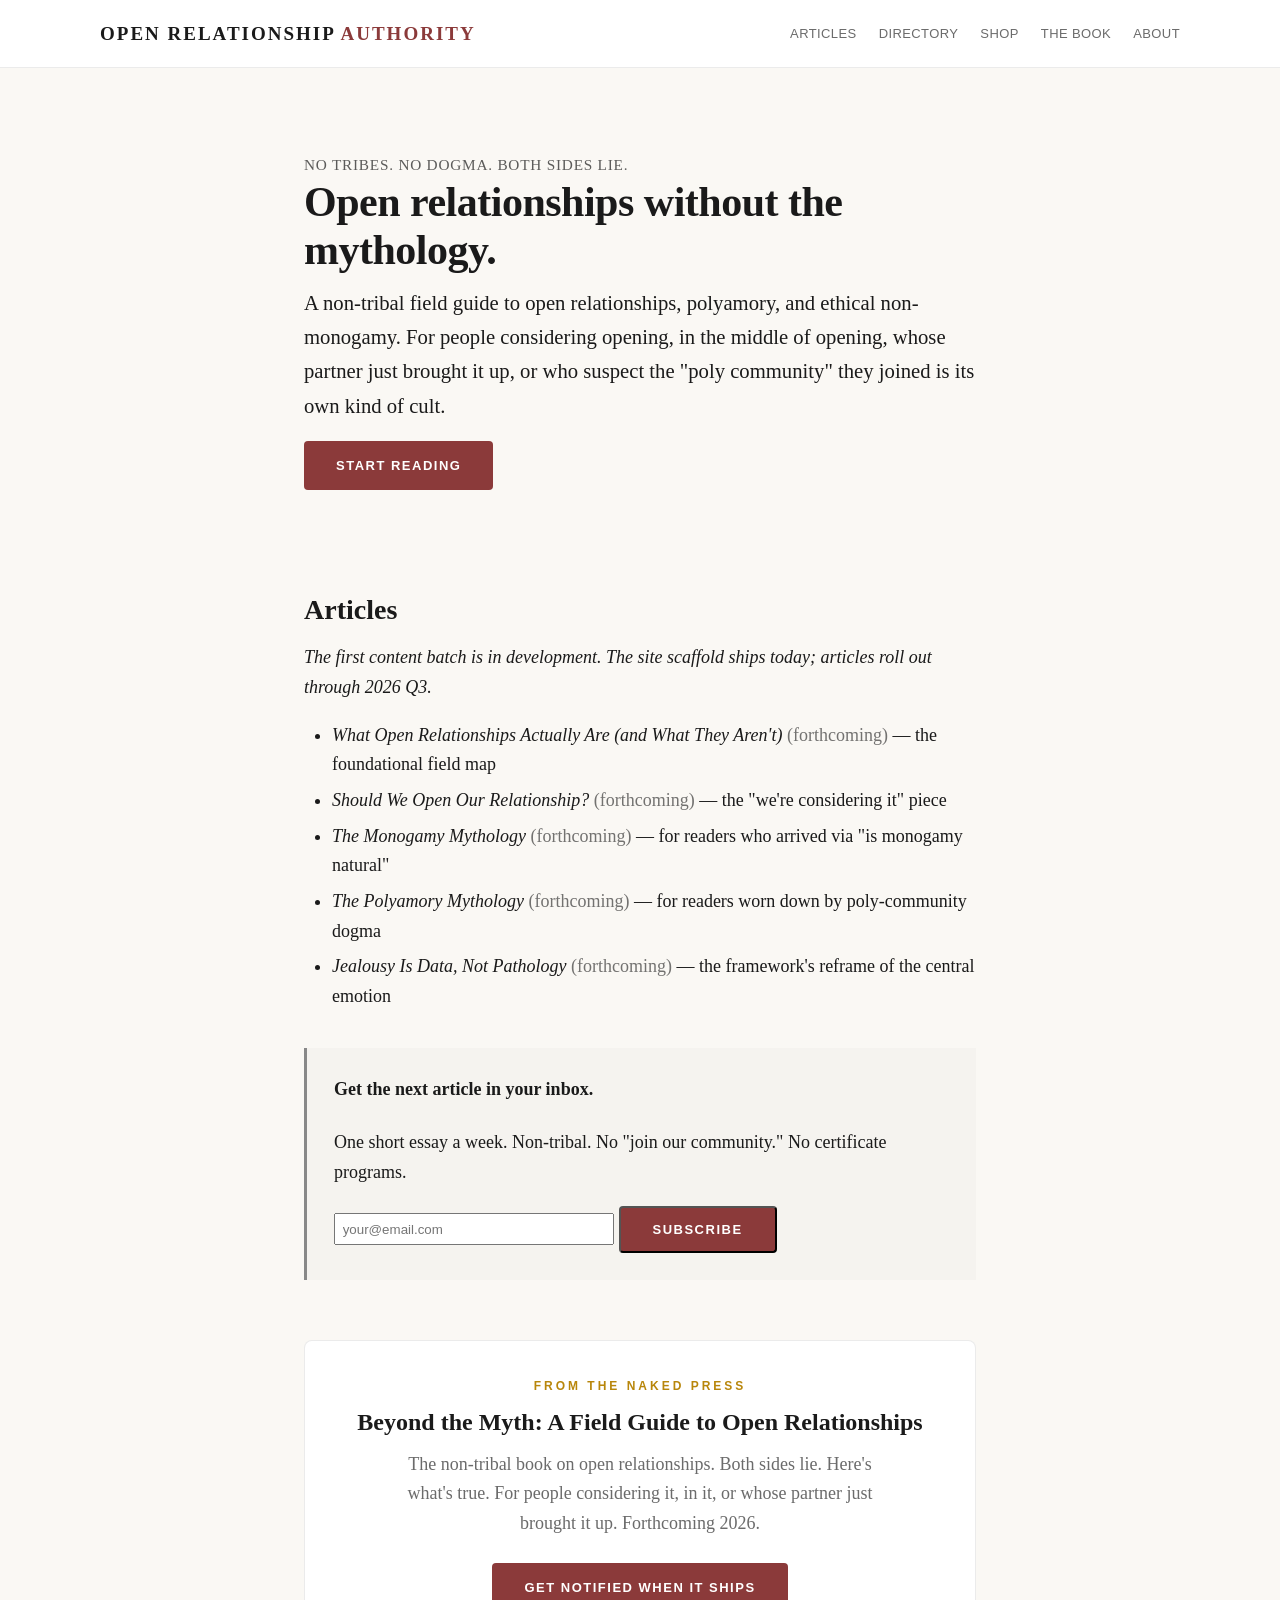
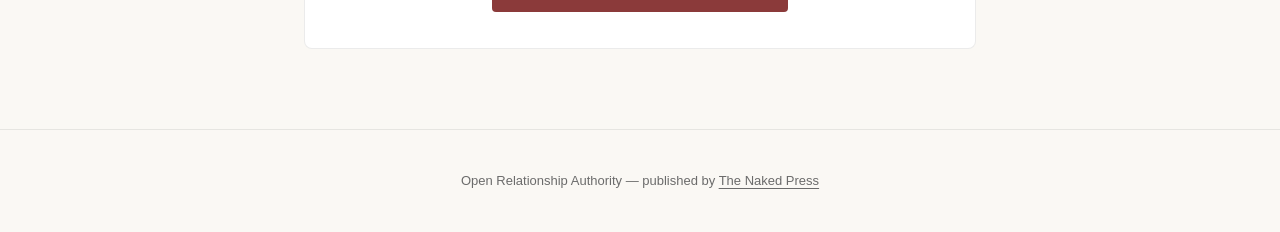
<file: index.html>
<!DOCTYPE html>
<html lang="en">
<head>
<meta charset="UTF-8">
<meta name="viewport" content="width=device-width, initial-scale=1.0">
<title>Open Relationship Authority — Open Relationships Without the Mythology</title>
<meta name="description" content="The non-tribal field guide to open relationships, polyamory, and ethical non-monogamy. Both sides lie. This site sees both. For people considering opening, in the middle of opening, or whose partner just brought it up.">
<meta name="author" content="Lawrence Lanoff">
<meta property="og:title" content="Open Relationship Authority">
<meta property="og:description" content="Open relationships without the mythology. Non-tribal. Body-grounded. Anti-bullshit on both sides.">
<meta property="og:type" content="website">
<link rel="stylesheet" href="styles.css">
<link rel="icon" href="data:image/svg+xml,<svg xmlns='http://www.w3.org/2000/svg' viewBox='0 0 100 100'><text y='.9em' font-size='90'>○</text></svg>">
<script type="application/ld+json">
{
  "@context": "https://schema.org",
  "@type": "Organization",
  "name": "Open Relationship Authority",
  "url": "https://open-relationship-authority.com/",
  "description": "A field guide to open relationships and ethical non-monogamy \u2014 without the tribal politics.",
  "founder": {
    "@type": "Person",
    "name": "Lawrence Lanoff",
    "url": "https://lawrencelanoff.com",
    "sameAs": [
      "https://lawrenceenergy.substack.com",
      "https://lawrencetheenergymaster.com"
    ],
    "jobTitle": "Teacher, Author, Founder of The Naked Press",
    "description": "Thirty-year teacher in modern Tantra, consciousness, and embodied practice. Author of the Beyond the Myth book series."
  },
  "publisher": {
    "@type": "Organization",
    "name": "The Naked Press",
    "legalName": "LK Publishing, LLC (DBA The Naked Press)",
    "url": "https://thenaked.press"
  }
}
</script>
<script type="application/ld+json">
{
  "@context": "https://schema.org",
  "@type": "WebSite",
  "name": "Open Relationship Authority",
  "url": "https://open-relationship-authority.com/",
  "description": "A field guide to open relationships and ethical non-monogamy \u2014 without the tribal politics.",
  "publisher": {
    "@type": "Organization",
    "name": "Open Relationship Authority"
  },
  "inLanguage": "en-US"
}
</script>
</head>
<body>

<header class="site-header">
  <div class="site-header-inner">
    <a href="index.html" class="site-logo">OPEN RELATIONSHIP <span>AUTHORITY</span></a>
    <nav class="site-nav">
      <a href="index.html">Articles</a>
      <a href="directory.html">Directory</a>
      <a href="shop.html">Shop</a>
      <a href="book.html">The Book</a>
      <a href="about.html">About</a>
    </nav>
  </div>
</header>

<main>

  <section style="padding: 2em 0;">
    <div style="opacity: 0.7; letter-spacing: 0.05em; text-transform: uppercase; font-size: 0.85em;">No tribes. No dogma. Both sides lie.</div>
    <h1>Open relationships without the mythology.</h1>
    <p style="font-size: 1.15em; max-width: 38em;">A non-tribal field guide to open relationships, polyamory, and ethical non-monogamy. For people considering opening, in the middle of opening, whose partner just brought it up, or who suspect the "poly community" they joined is its own kind of cult.</p>
    <p><a href="#articles" class="cta-button">Start reading</a></p>
  </section>

  <section id="articles" style="margin: 2em 0;">
    <h2>Articles</h2>
    <p><em>The first content batch is in development. The site scaffold ships today; articles roll out through 2026 Q3.</em></p>

    <ul>
      <li><em>What Open Relationships Actually Are (and What They Aren't)</em> <span style="opacity:0.6;">(forthcoming)</span> — the foundational field map</li>
      <li><em>Should We Open Our Relationship?</em> <span style="opacity:0.6;">(forthcoming)</span> — the "we're considering it" piece</li>
      <li><em>The Monogamy Mythology</em> <span style="opacity:0.6;">(forthcoming)</span> — for readers who arrived via "is monogamy natural"</li>
      <li><em>The Polyamory Mythology</em> <span style="opacity:0.6;">(forthcoming)</span> — for readers worn down by poly-community dogma</li>
      <li><em>Jealousy Is Data, Not Pathology</em> <span style="opacity:0.6;">(forthcoming)</span> — the framework's reframe of the central emotion</li>
    </ul>
  </section>

  <section style="margin: 2em 0; padding: 1.5em; border-left: 3px solid #888; background: rgba(0,0,0,0.02);">
    <h4 style="margin-top: 0;">Get the next article in your inbox.</h4>
    <p>One short essay a week. Non-tribal. No "join our community." No certificate programs.</p>
    <form><input type="email" placeholder="your@email.com" required style="padding: 0.5em; width: 60%; max-width: 280px;"> <button type="submit" class="cta-button">Subscribe</button></form>
  </section>

  <div class="cta-card">
    <div class="eyebrow">From The Naked Press</div>
    <h3>Beyond the Myth: A Field Guide to Open Relationships</h3>
    <p>The non-tribal book on open relationships. Both sides lie. Here's what's true. For people considering it, in it, or whose partner just brought it up. Forthcoming 2026.</p>
    <a href="book.html" class="cta-button">Get notified when it ships</a>
  </div>

</main>

<footer class="site-footer">
  <div>Open Relationship Authority — published by <a href="https://thenaked.press">The Naked Press</a></div>
</footer>

</body>
</html>
</file>
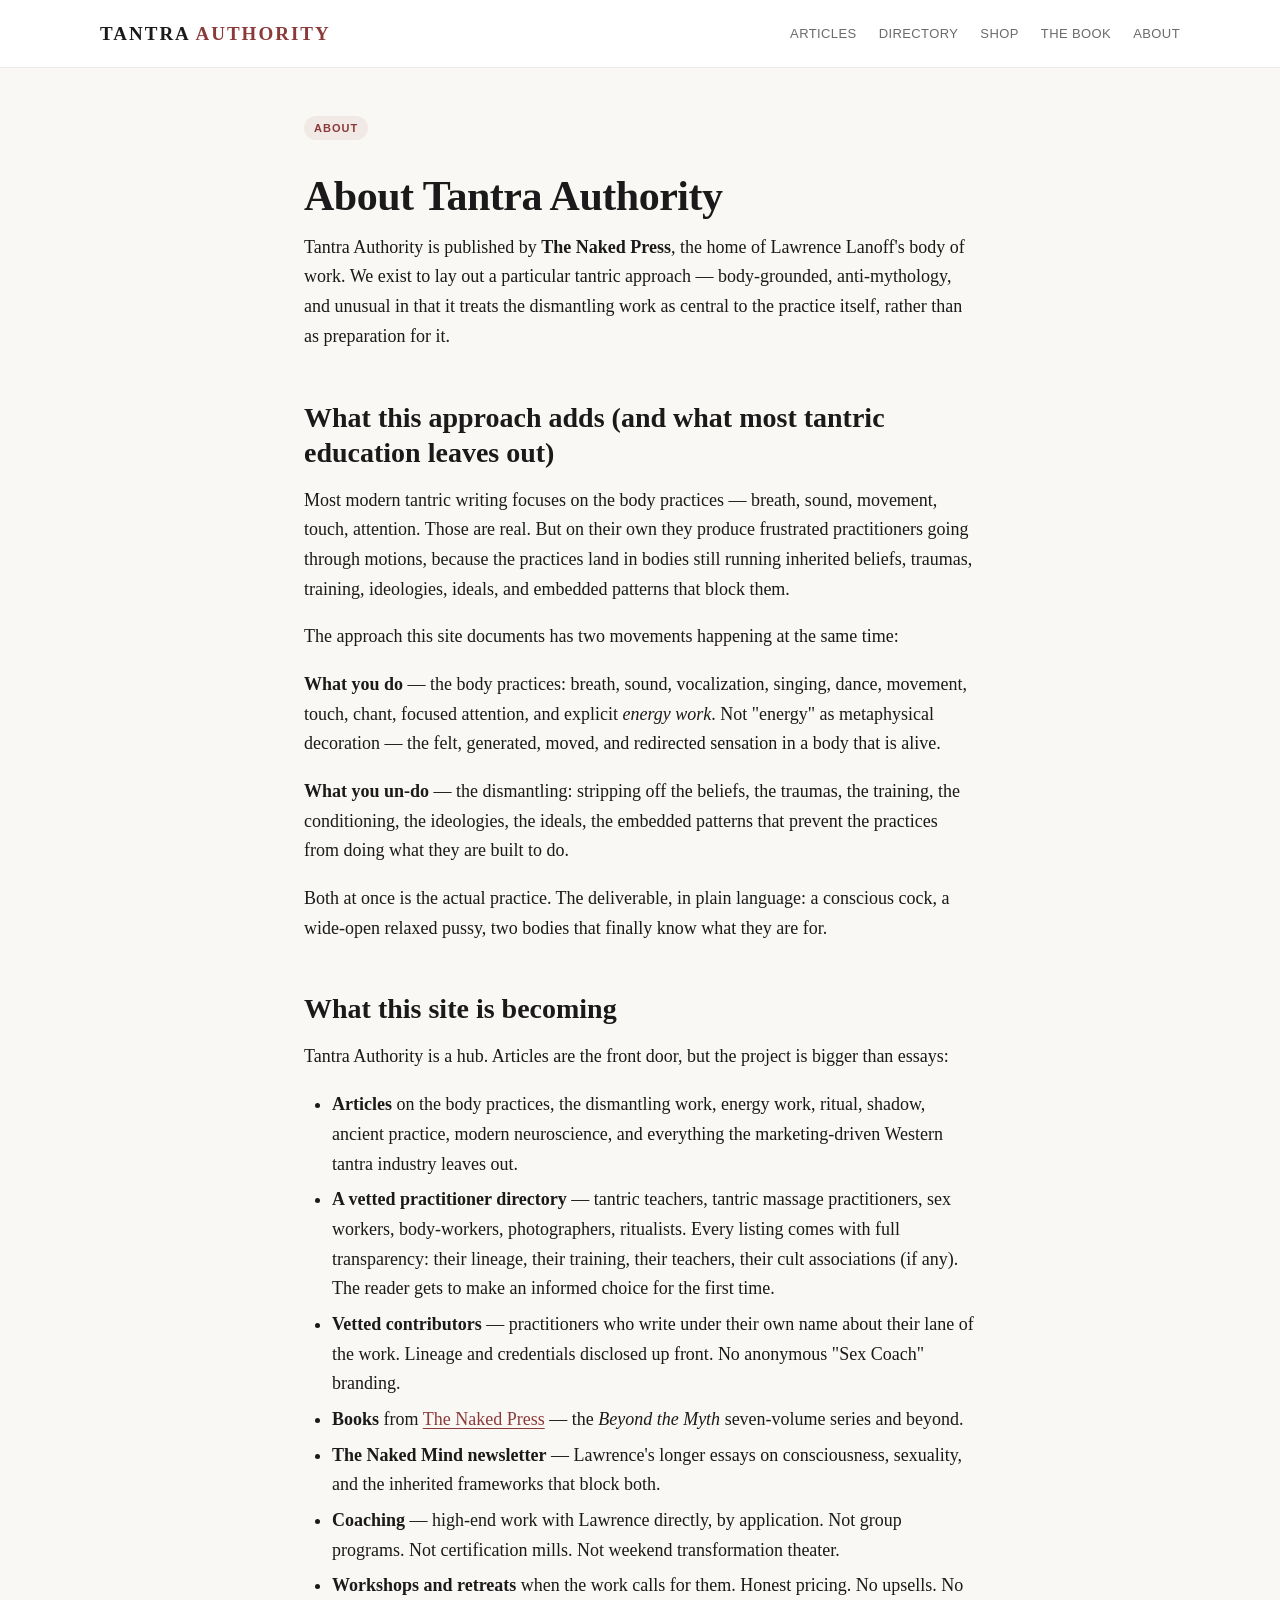
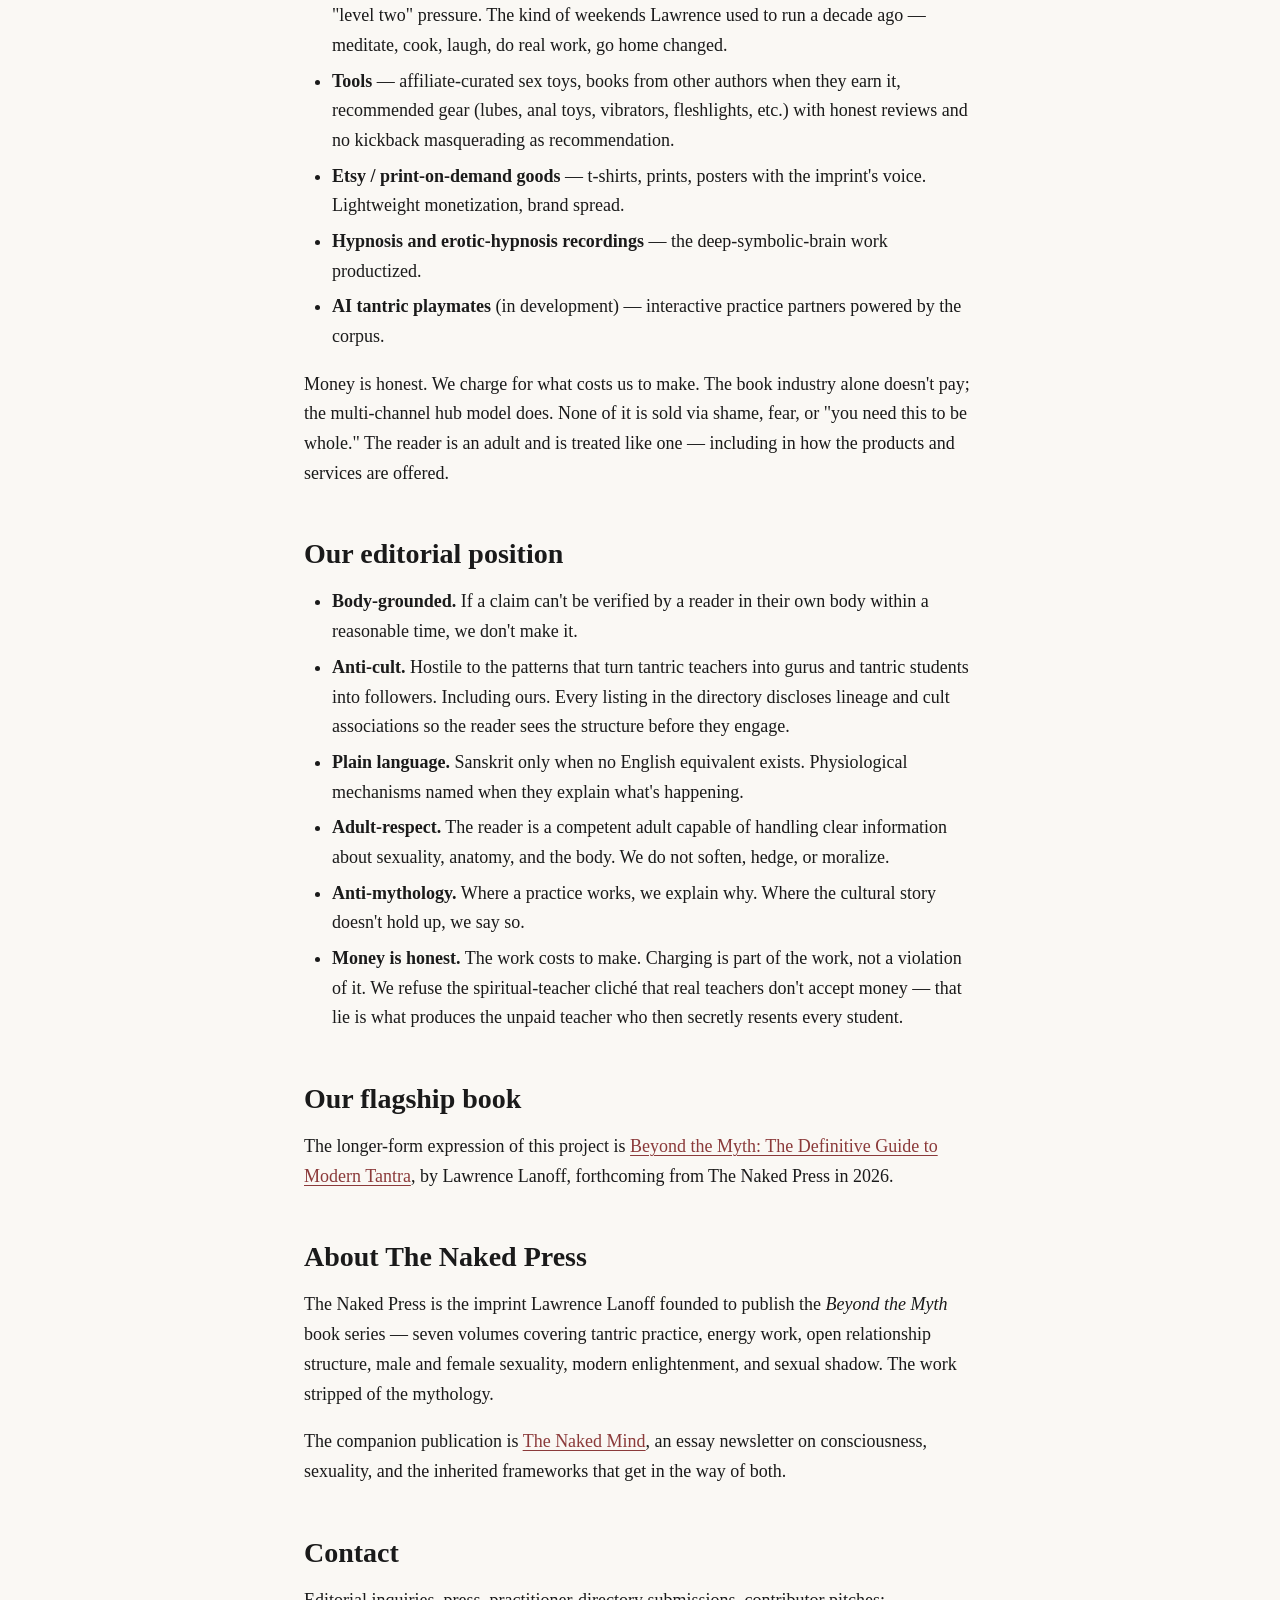
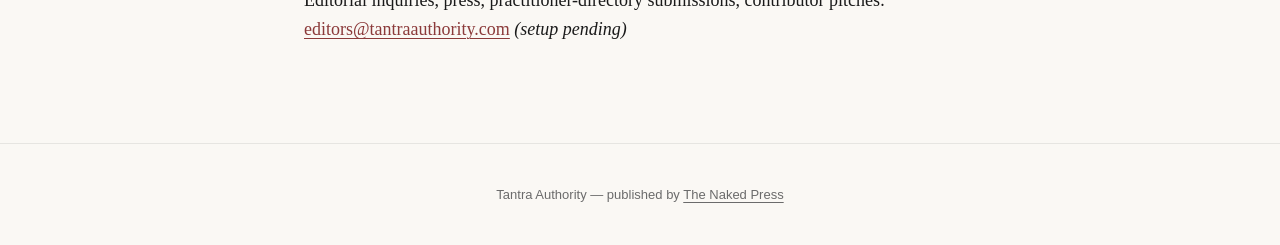
<file: about.html>
<!DOCTYPE html>
<html lang="en">
<head>
<meta charset="UTF-8">
<meta name="viewport" content="width=device-width, initial-scale=1.0">
<title>About — Tantra Authority</title>
<meta name="description" content="Tantra Authority is published by The Naked Press. Our work is to lay out Lawrence Lanoff's tantric approach in plain language — the body practices AND the dismantling work — for adult readers.">
<meta name="author" content="Lawrence Lanoff">
<link rel="stylesheet" href="styles.css">
<link rel="icon" href="data:image/svg+xml,<svg xmlns='http://www.w3.org/2000/svg' viewBox='0 0 100 100'><text y='.9em' font-size='90'>○</text></svg>">
<script type="application/ld+json">
{
  "@context": "https://schema.org",
  "@type": "Person",
  "name": "Lawrence Lanoff",
  "url": "https://lawrencelanoff.com",
  "sameAs": [
    "https://lawrenceenergy.substack.com",
    "https://lawrencetheenergymaster.com"
  ],
  "jobTitle": "Teacher, Author, Founder of The Naked Press",
  "description": "Thirty-year teacher in modern Tantra, consciousness, and embodied practice. Author of the Beyond the Myth book series."
}
</script>
</head>
<body>

<header class="site-header">
  <div class="site-header-inner">
    <a href="index.html" class="site-logo">TANTRA <span>AUTHORITY</span></a>
    <nav class="site-nav">
      <a href="index.html">Articles</a>
      <a href="directory.html">Directory</a>
      <a href="shop.html">Shop</a>
      <a href="book.html">The Book</a>
      <a href="about.html">About</a>
    </nav>
  </div>
</header>

<main>

  <div class="article-meta">
    <span class="pill">About</span>
  </div>

  <h1>About Tantra Authority</h1>

  <p>Tantra Authority is published by <strong>The Naked Press</strong>, the home of Lawrence Lanoff's body of work. We exist to lay out a particular tantric approach — body-grounded, anti-mythology, and unusual in that it treats the dismantling work as central to the practice itself, rather than as preparation for it.</p>

  <h2>What this approach adds (and what most tantric education leaves out)</h2>

  <p>Most modern tantric writing focuses on the body practices — breath, sound, movement, touch, attention. Those are real. But on their own they produce frustrated practitioners going through motions, because the practices land in bodies still running inherited beliefs, traumas, training, ideologies, ideals, and embedded patterns that block them.</p>

  <p>The approach this site documents has two movements happening at the same time:</p>

  <p><strong>What you do</strong> — the body practices: breath, sound, vocalization, singing, dance, movement, touch, chant, focused attention, and explicit <em>energy work</em>. Not "energy" as metaphysical decoration — the felt, generated, moved, and redirected sensation in a body that is alive.</p>

  <p><strong>What you un-do</strong> — the dismantling: stripping off the beliefs, the traumas, the training, the conditioning, the ideologies, the ideals, the embedded patterns that prevent the practices from doing what they are built to do.</p>

  <p>Both at once is the actual practice. The deliverable, in plain language: a conscious cock, a wide-open relaxed pussy, two bodies that finally know what they are for.</p>

  <h2>What this site is becoming</h2>

  <p>Tantra Authority is a hub. Articles are the front door, but the project is bigger than essays:</p>

  <ul>
    <li><strong>Articles</strong> on the body practices, the dismantling work, energy work, ritual, shadow, ancient practice, modern neuroscience, and everything the marketing-driven Western tantra industry leaves out.</li>
    <li><strong>A vetted practitioner directory</strong> — tantric teachers, tantric massage practitioners, sex workers, body-workers, photographers, ritualists. Every listing comes with full transparency: their lineage, their training, their teachers, their cult associations (if any). The reader gets to make an informed choice for the first time.</li>
    <li><strong>Vetted contributors</strong> — practitioners who write under their own name about their lane of the work. Lineage and credentials disclosed up front. No anonymous "Sex Coach" branding.</li>
    <li><strong>Books</strong> from <a href="https://thenaked.press">The Naked Press</a> — the <em>Beyond the Myth</em> seven-volume series and beyond.</li>
    <li><strong>The Naked Mind newsletter</strong> — Lawrence's longer essays on consciousness, sexuality, and the inherited frameworks that block both.</li>
    <li><strong>Coaching</strong> — high-end work with Lawrence directly, by application. Not group programs. Not certification mills. Not weekend transformation theater.</li>
    <li><strong>Workshops and retreats</strong> when the work calls for them. Honest pricing. No upsells. No "level two" pressure. The kind of weekends Lawrence used to run a decade ago — meditate, cook, laugh, do real work, go home changed.</li>
    <li><strong>Tools</strong> — affiliate-curated sex toys, books from other authors when they earn it, recommended gear (lubes, anal toys, vibrators, fleshlights, etc.) with honest reviews and no kickback masquerading as recommendation.</li>
    <li><strong>Etsy / print-on-demand goods</strong> — t-shirts, prints, posters with the imprint's voice. Lightweight monetization, brand spread.</li>
    <li><strong>Hypnosis and erotic-hypnosis recordings</strong> — the deep-symbolic-brain work productized.</li>
    <li><strong>AI tantric playmates</strong> (in development) — interactive practice partners powered by the corpus.</li>
  </ul>

  <p>Money is honest. We charge for what costs us to make. The book industry alone doesn't pay; the multi-channel hub model does. None of it is sold via shame, fear, or "you need this to be whole." The reader is an adult and is treated like one — including in how the products and services are offered.</p>

  <h2>Our editorial position</h2>

  <ul>
    <li><strong>Body-grounded.</strong> If a claim can't be verified by a reader in their own body within a reasonable time, we don't make it.</li>
    <li><strong>Anti-cult.</strong> Hostile to the patterns that turn tantric teachers into gurus and tantric students into followers. Including ours. Every listing in the directory discloses lineage and cult associations so the reader sees the structure before they engage.</li>
    <li><strong>Plain language.</strong> Sanskrit only when no English equivalent exists. Physiological mechanisms named when they explain what's happening.</li>
    <li><strong>Adult-respect.</strong> The reader is a competent adult capable of handling clear information about sexuality, anatomy, and the body. We do not soften, hedge, or moralize.</li>
    <li><strong>Anti-mythology.</strong> Where a practice works, we explain why. Where the cultural story doesn't hold up, we say so.</li>
    <li><strong>Money is honest.</strong> The work costs to make. Charging is part of the work, not a violation of it. We refuse the spiritual-teacher cliché that real teachers don't accept money — that lie is what produces the unpaid teacher who then secretly resents every student.</li>
  </ul>

  <h2>Our flagship book</h2>

  <p>The longer-form expression of this project is <a href="book.html">Beyond the Myth: The Definitive Guide to Modern Tantra</a>, by Lawrence Lanoff, forthcoming from The Naked Press in 2026.</p>

  <h2>About The Naked Press</h2>

  <p>The Naked Press is the imprint Lawrence Lanoff founded to publish the <em>Beyond the Myth</em> book series — seven volumes covering tantric practice, energy work, open relationship structure, male and female sexuality, modern enlightenment, and sexual shadow. The work stripped of the mythology.</p>

  <p>The companion publication is <a href="https://thenakedmind.ai">The Naked Mind</a>, an essay newsletter on consciousness, sexuality, and the inherited frameworks that get in the way of both.</p>

  <h2>Contact</h2>

  <p>Editorial inquiries, press, practitioner-directory submissions, contributor pitches: <a href="mailto:editors@tantraauthority.com">editors@tantraauthority.com</a> <em>(setup pending)</em></p>

</main>

<footer class="site-footer">
  <div>Tantra Authority — published by <a href="https://thenaked.press">The Naked Press</a></div>
  
</footer>

</body>
</html>
</file>
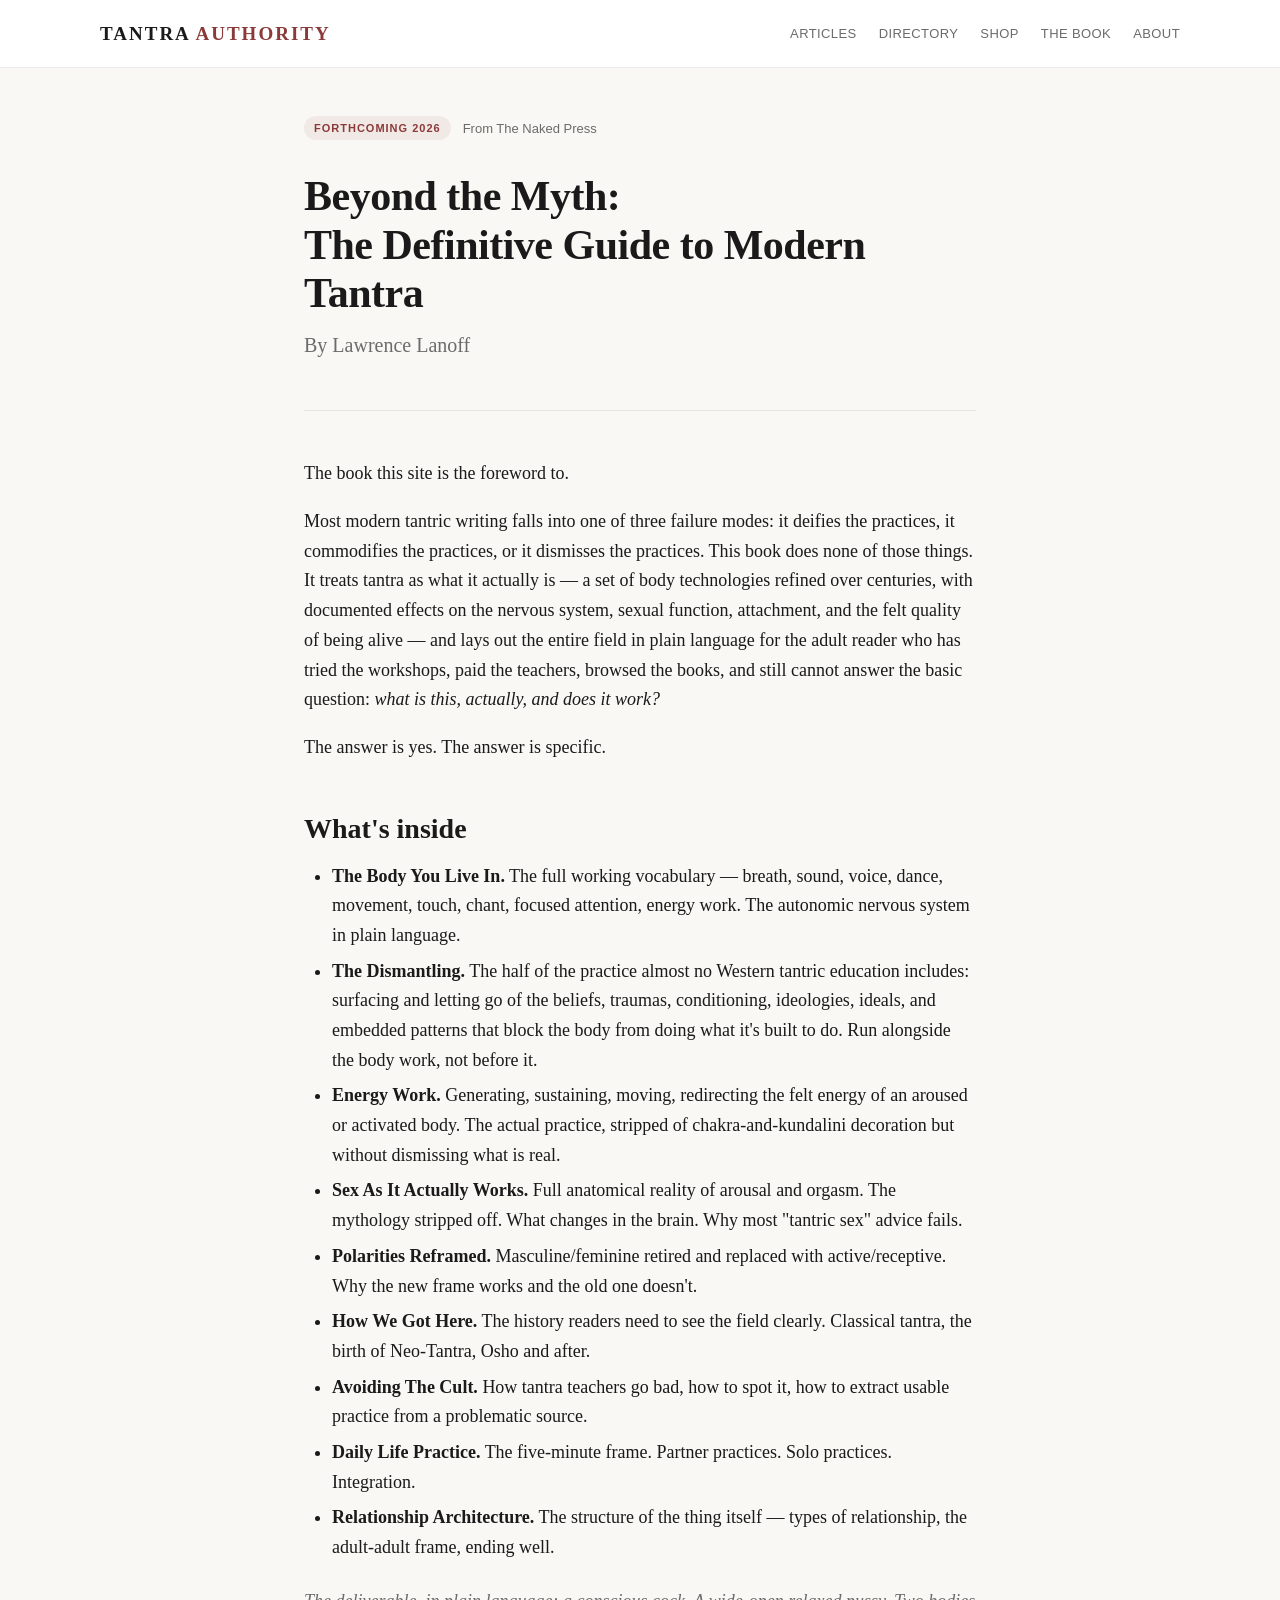
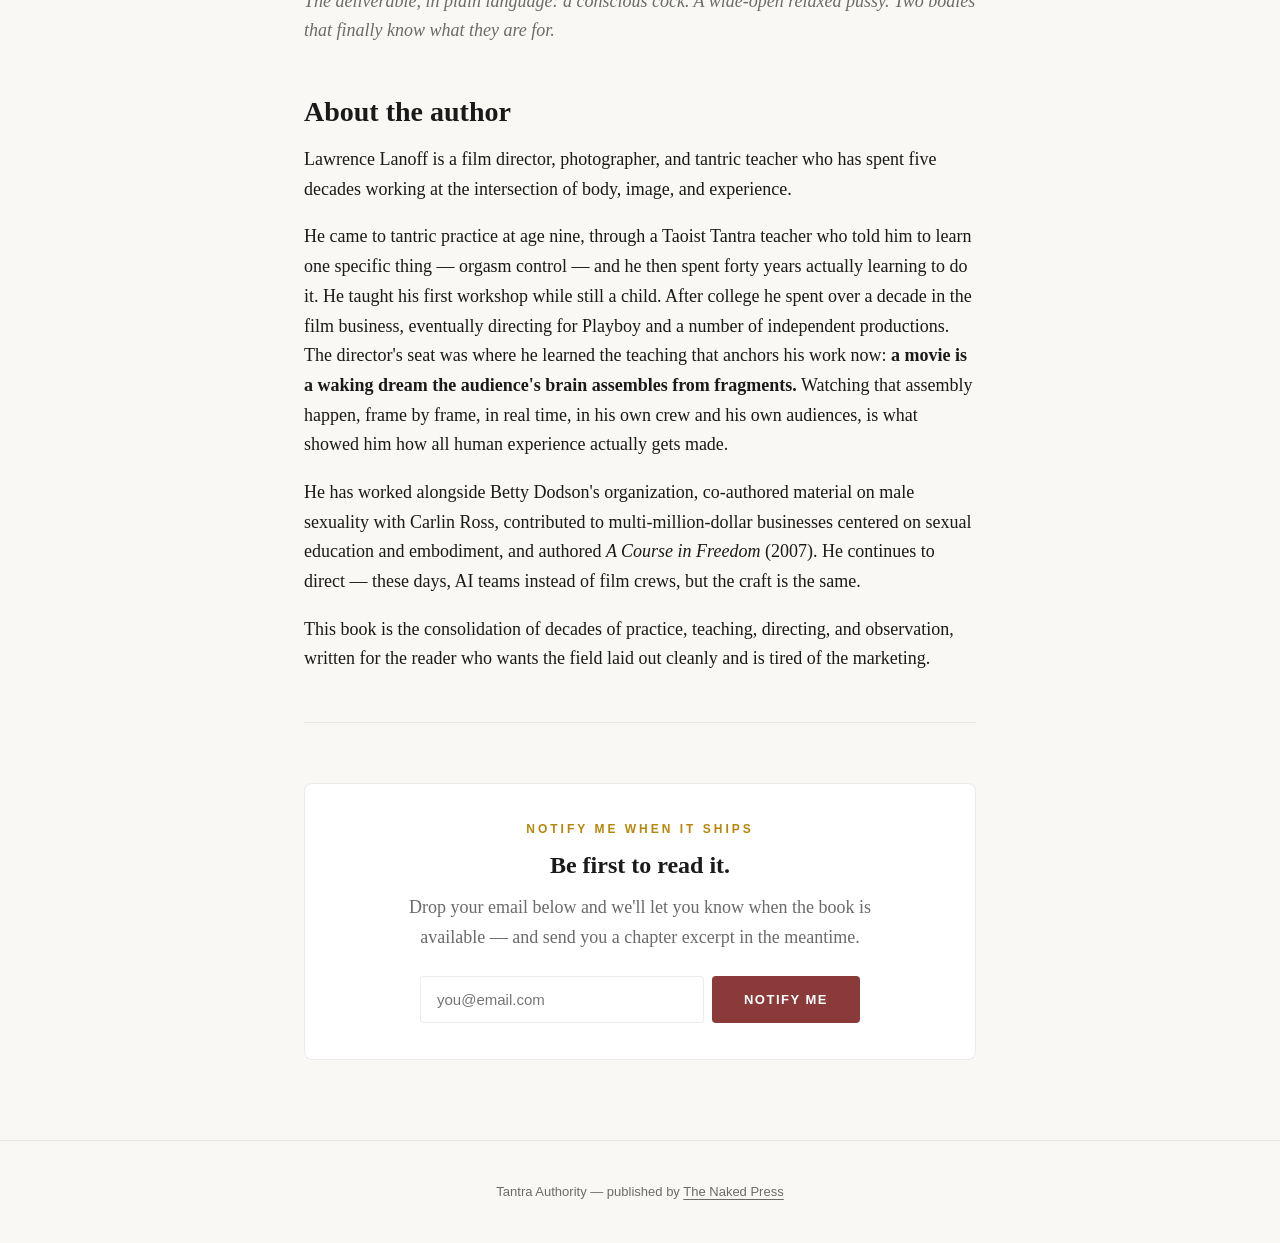
<file: book.html>
<!DOCTYPE html>
<html lang="en">
<head>
<meta charset="UTF-8">
<meta name="viewport" content="width=device-width, initial-scale=1.0">
<title>Beyond the Myth: The Definitive Guide to Modern Tantra — Tantra Authority</title>
<meta name="description" content="The full system, by Lawrence Lanoff. What tantra actually is, stripped of the mythology, with the body practices in plain language. Forthcoming 2026 from The Naked Press.">
<meta name="author" content="Lawrence Lanoff">
<link rel="stylesheet" href="styles.css">
<link rel="icon" href="data:image/svg+xml,<svg xmlns='http://www.w3.org/2000/svg' viewBox='0 0 100 100'><text y='.9em' font-size='90'>○</text></svg>">
<script type="application/ld+json">
{
  "@context": "https://schema.org",
  "@type": "WebSite",
  "name": "Open Relationship Authority",
  "url": "https://open-relationship-authority.com/",
  "description": "A field guide to open relationships and ethical non-monogamy \u2014 without the tribal politics.",
  "publisher": {
    "@type": "Organization",
    "name": "Open Relationship Authority"
  },
  "inLanguage": "en-US"
}
</script>
</head>
<body>

<header class="site-header">
  <div class="site-header-inner">
    <a href="index.html" class="site-logo">TANTRA <span>AUTHORITY</span></a>
    <nav class="site-nav">
      <a href="index.html">Articles</a>
      <a href="directory.html">Directory</a>
      <a href="shop.html">Shop</a>
      <a href="book.html">The Book</a>
      <a href="about.html">About</a>
    </nav>
  </div>
</header>

<main>

  <div class="article-meta">
    <span class="pill">Forthcoming 2026</span>
    <span>From The Naked Press</span>
  </div>

  <h1>Beyond the Myth:<br>The Definitive Guide to Modern Tantra</h1>

  <p style="font-size:20px;color:var(--text-muted);">By Lawrence Lanoff</p>

  <hr>

  <p>The book this site is the foreword to.</p>

  <p>Most modern tantric writing falls into one of three failure modes: it deifies the practices, it commodifies the practices, or it dismisses the practices. This book does none of those things. It treats tantra as what it actually is — a set of body technologies refined over centuries, with documented effects on the nervous system, sexual function, attachment, and the felt quality of being alive — and lays out the entire field in plain language for the adult reader who has tried the workshops, paid the teachers, browsed the books, and still cannot answer the basic question: <em>what is this, actually, and does it work?</em></p>

  <p>The answer is yes. The answer is specific.</p>

  <h2>What's inside</h2>

  <ul>
    <li><strong>The Body You Live In.</strong> The full working vocabulary — breath, sound, voice, dance, movement, touch, chant, focused attention, energy work. The autonomic nervous system in plain language.</li>
    <li><strong>The Dismantling.</strong> The half of the practice almost no Western tantric education includes: surfacing and letting go of the beliefs, traumas, conditioning, ideologies, ideals, and embedded patterns that block the body from doing what it's built to do. Run alongside the body work, not before it.</li>
    <li><strong>Energy Work.</strong> Generating, sustaining, moving, redirecting the felt energy of an aroused or activated body. The actual practice, stripped of chakra-and-kundalini decoration but without dismissing what is real.</li>
    <li><strong>Sex As It Actually Works.</strong> Full anatomical reality of arousal and orgasm. The mythology stripped off. What changes in the brain. Why most "tantric sex" advice fails.</li>
    <li><strong>Polarities Reframed.</strong> Masculine/feminine retired and replaced with active/receptive. Why the new frame works and the old one doesn't.</li>
    <li><strong>How We Got Here.</strong> The history readers need to see the field clearly. Classical tantra, the birth of Neo-Tantra, Osho and after.</li>
    <li><strong>Avoiding The Cult.</strong> How tantra teachers go bad, how to spot it, how to extract usable practice from a problematic source.</li>
    <li><strong>Daily Life Practice.</strong> The five-minute frame. Partner practices. Solo practices. Integration.</li>
    <li><strong>Relationship Architecture.</strong> The structure of the thing itself — types of relationship, the adult-adult frame, ending well.</li>
  </ul>

  <p style="font-style:italic;color:var(--text-muted);margin-top:24px;">The deliverable, in plain language: a conscious cock. A wide-open relaxed pussy. Two bodies that finally know what they are for.</p>

  <h2>About the author</h2>

  <p>Lawrence Lanoff is a film director, photographer, and tantric teacher who has spent five decades working at the intersection of body, image, and experience.</p>

  <p>He came to tantric practice at age nine, through a Taoist Tantra teacher who told him to learn one specific thing — orgasm control — and he then spent forty years actually learning to do it. He taught his first workshop while still a child. After college he spent over a decade in the film business, eventually directing for Playboy and a number of independent productions. The director's seat was where he learned the teaching that anchors his work now: <strong>a movie is a waking dream the audience's brain assembles from fragments.</strong> Watching that assembly happen, frame by frame, in real time, in his own crew and his own audiences, is what showed him how all human experience actually gets made.</p>

  <p>He has worked alongside Betty Dodson's organization, co-authored material on male sexuality with Carlin Ross, contributed to multi-million-dollar businesses centered on sexual education and embodiment, and authored <em>A Course in Freedom</em> (2007). He continues to direct — these days, AI teams instead of film crews, but the craft is the same.</p>

  <p>This book is the consolidation of decades of practice, teaching, directing, and observation, written for the reader who wants the field laid out cleanly and is tired of the marketing.</p>

  <hr>

  <div class="cta-card">
    <div class="eyebrow">Notify me when it ships</div>
    <h3>Be first to read it.</h3>
    <p>Drop your email below and we'll let you know when the book is available — and send you a chapter excerpt in the meantime.</p>
    <form action="#" method="post" onsubmit="alert('Newsletter signup wiring pending — point this form at ConvertKit, Substack, or Buttondown.'); return false;" style="max-width:440px;margin:0 auto;display:flex;gap:8px;">
      <input type="email" name="email" placeholder="you@email.com" required style="flex:1;padding:14px 16px;border:1px solid var(--border);border-radius:4px;font-family:'Inter',sans-serif;font-size:15px;">
      <button type="submit" class="cta-button" style="border:none;cursor:pointer;">Notify me</button>
    </form>
  </div>

</main>

<footer class="site-footer">
  <div>Tantra Authority — published by <a href="https://thenaked.press">The Naked Press</a></div>
  
</footer>

</body>
</html>
</file>
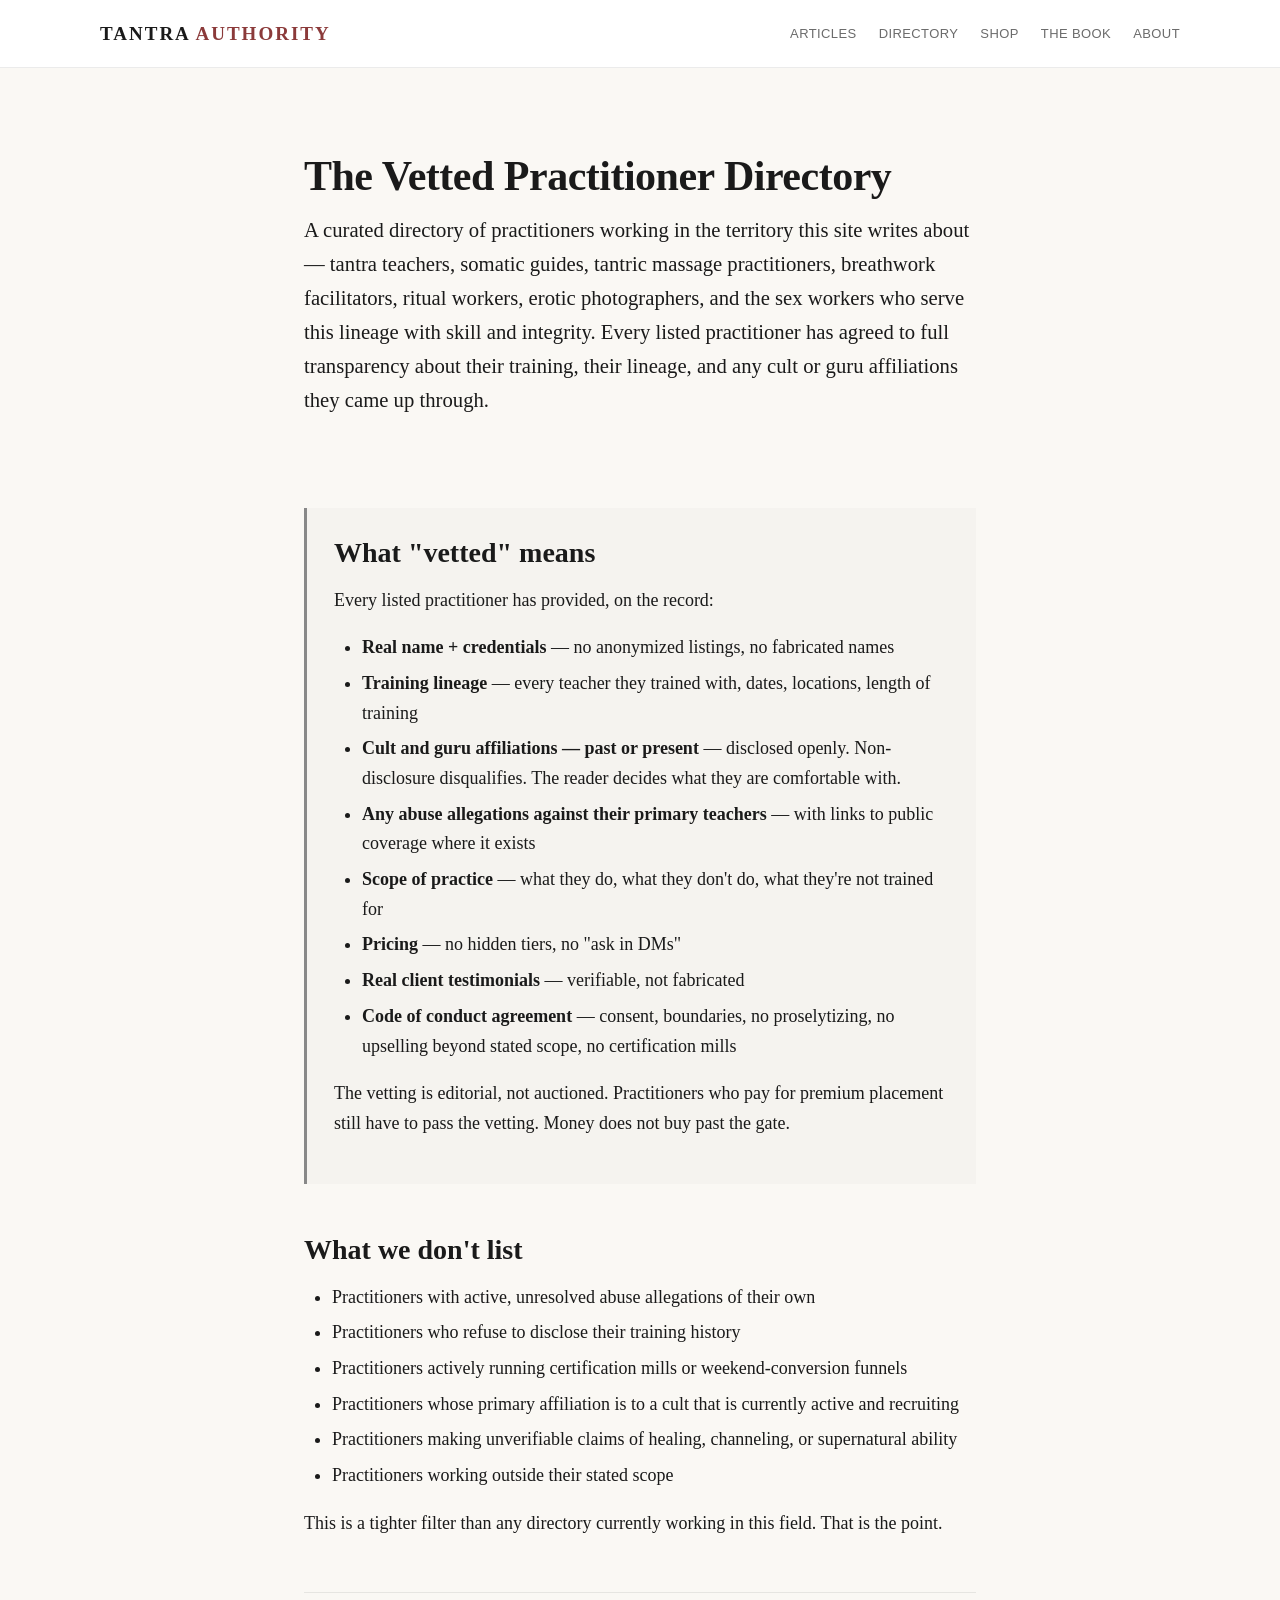
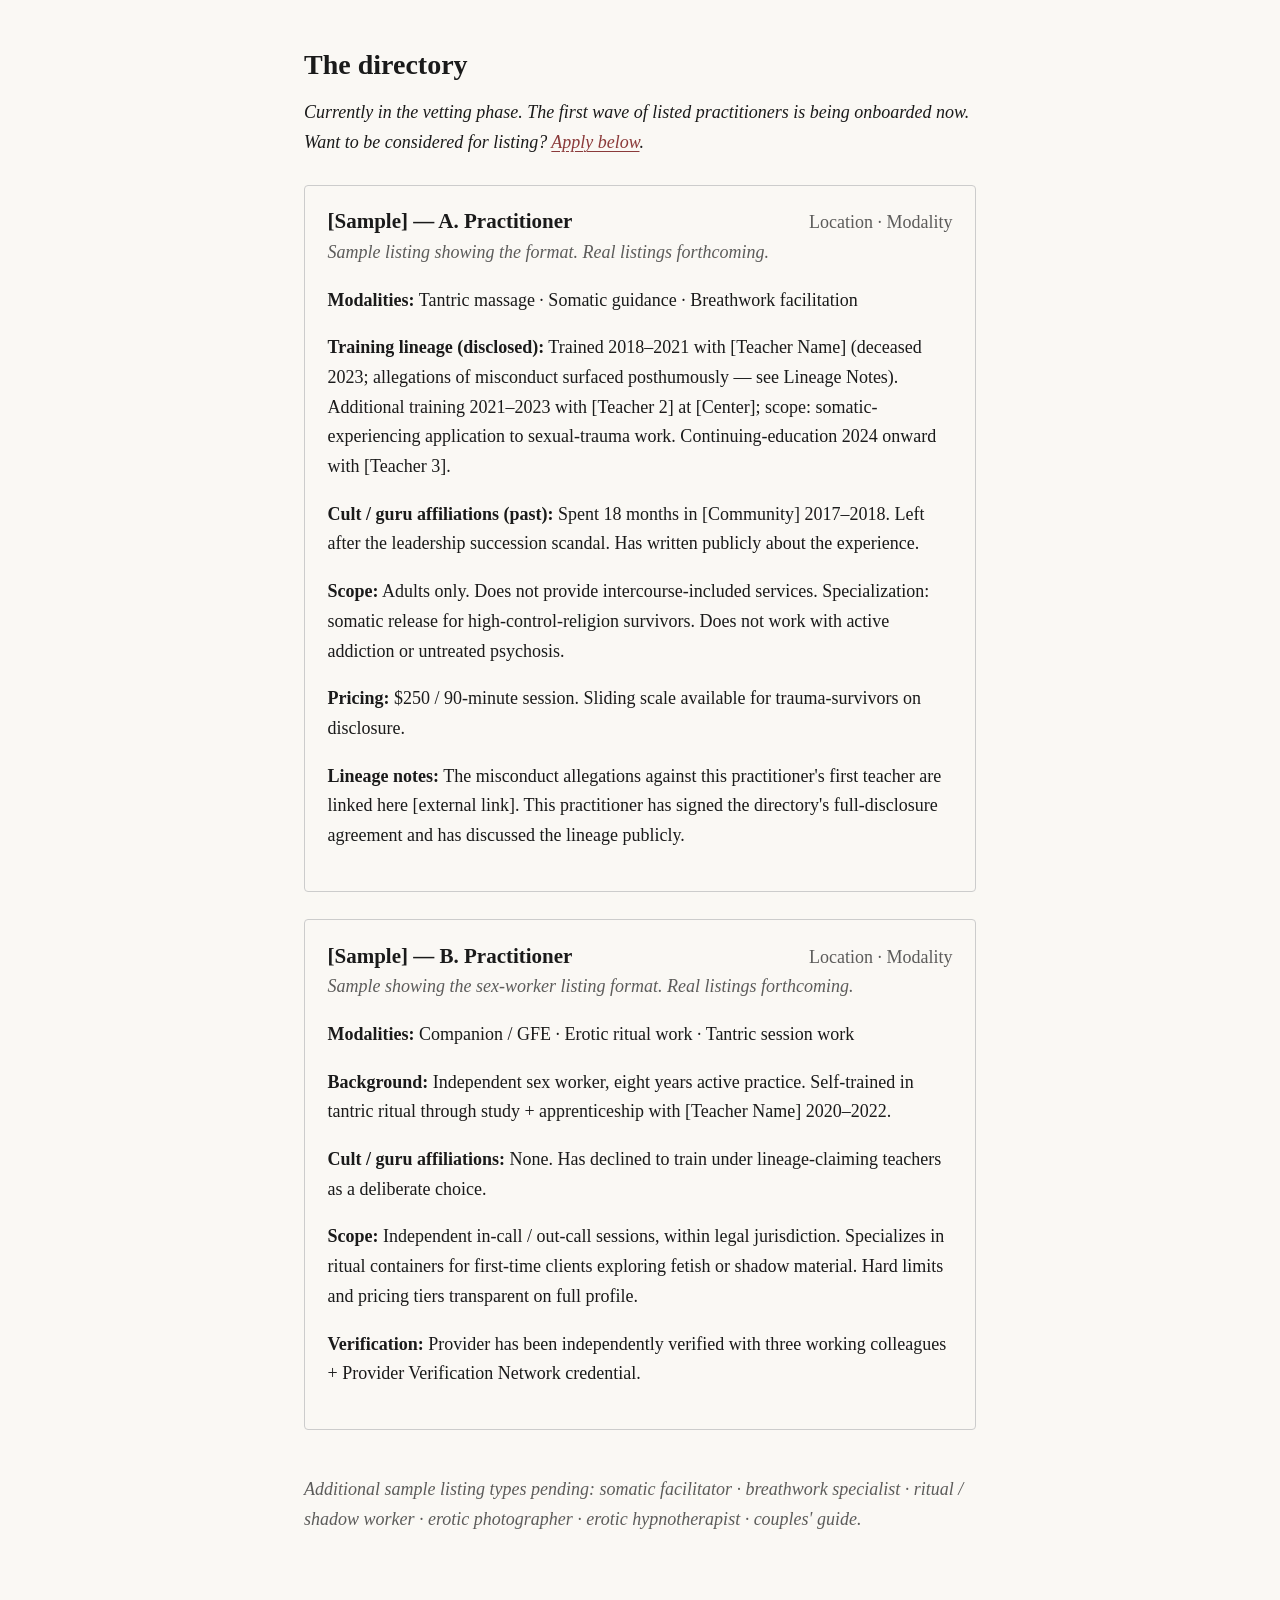
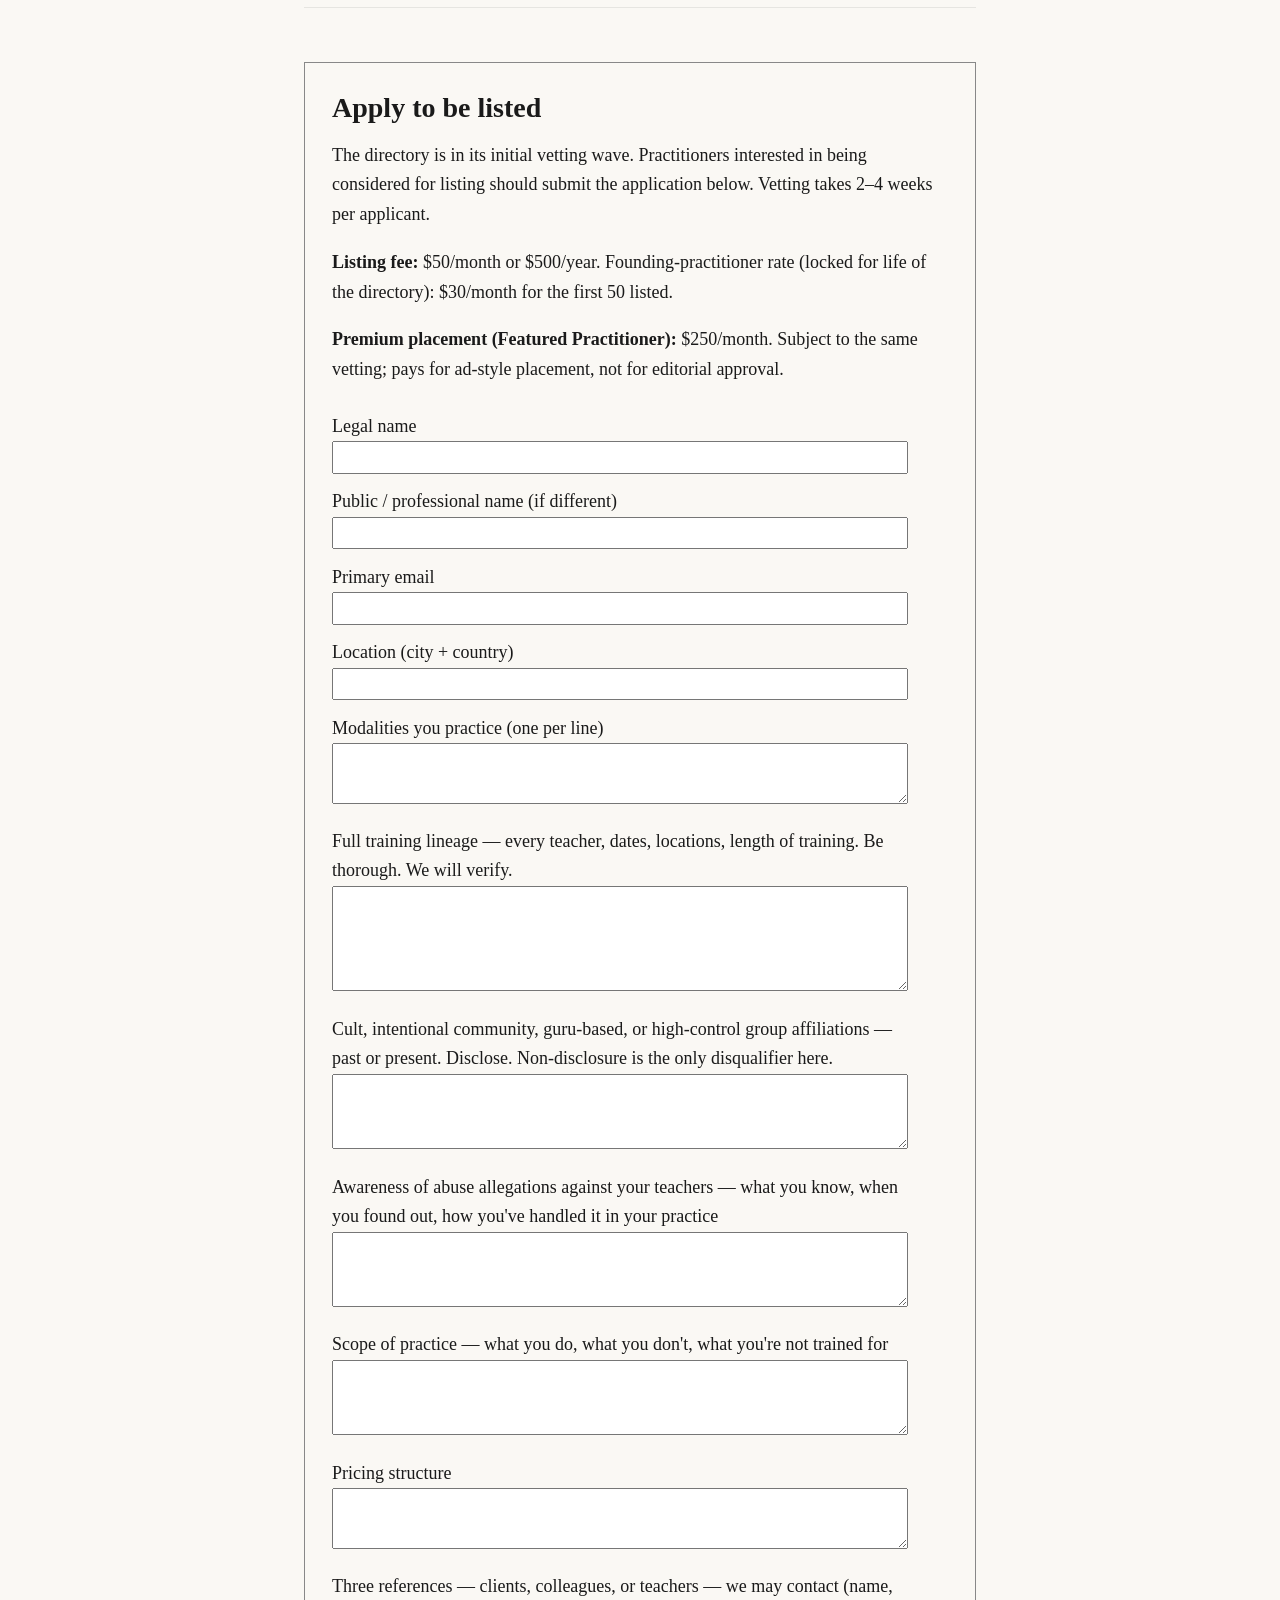
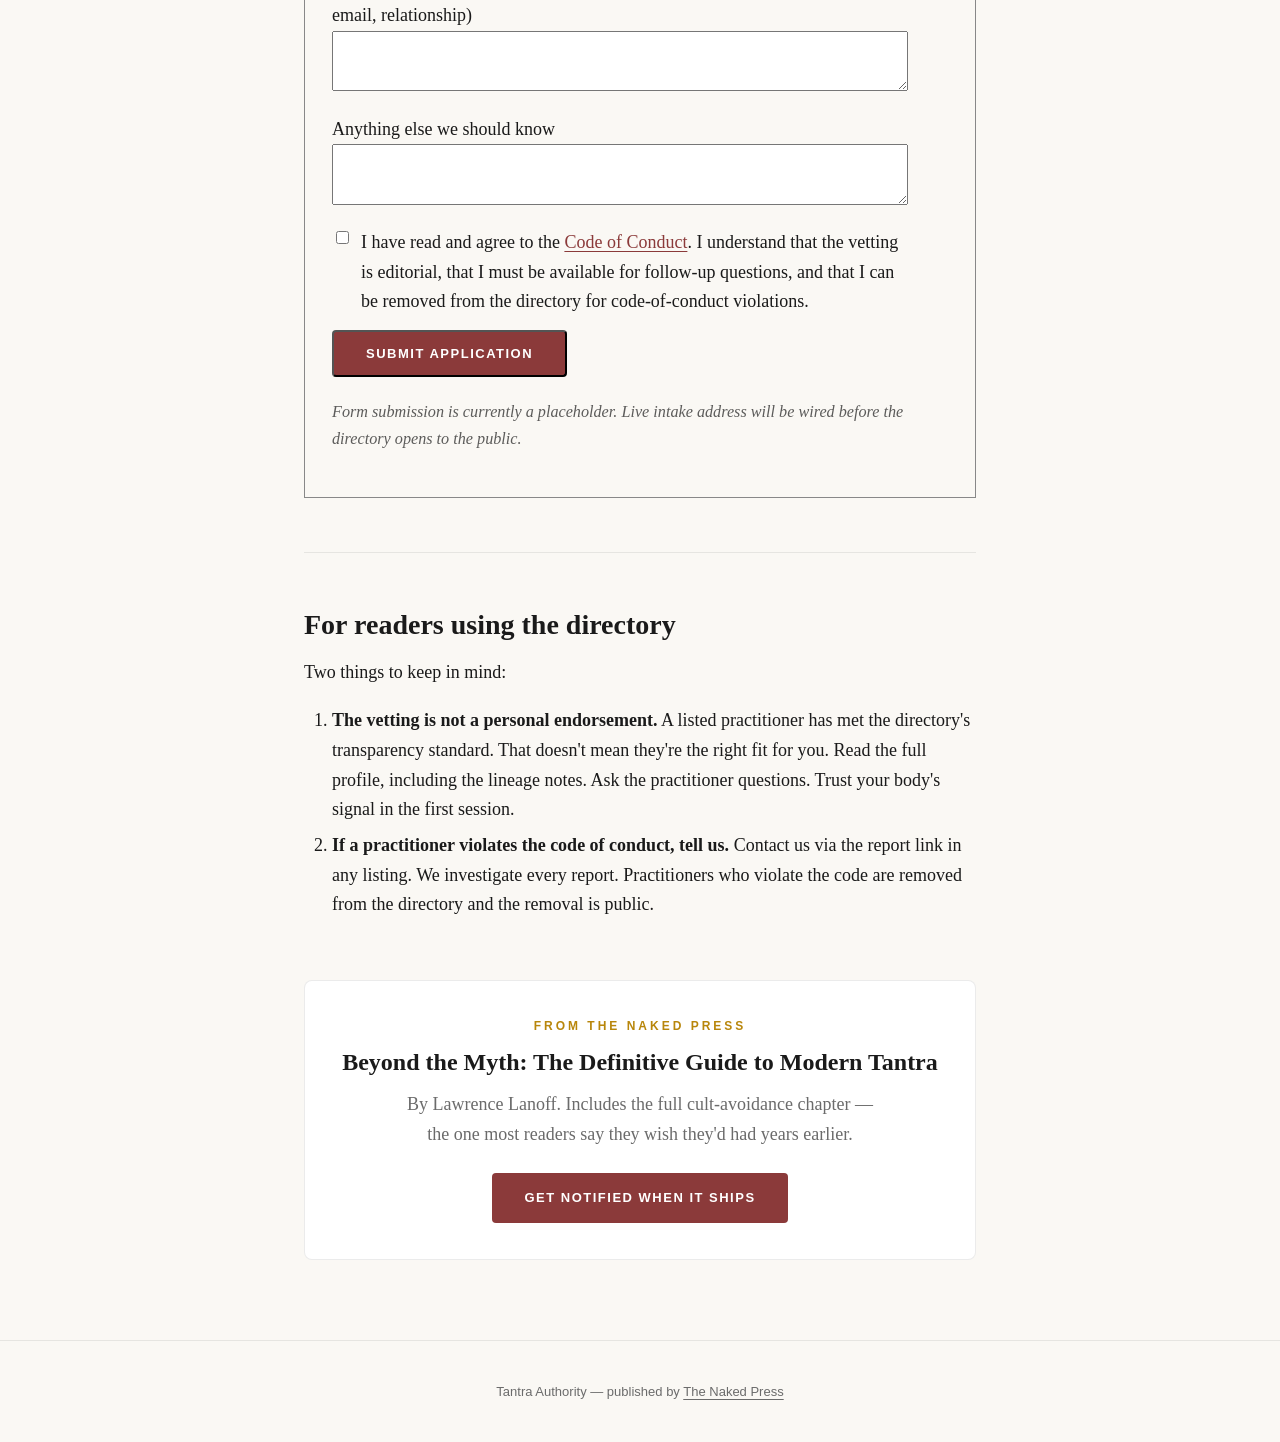
<file: directory.html>
<!DOCTYPE html>
<html lang="en">
<head>
<meta charset="UTF-8">
<meta name="viewport" content="width=device-width, initial-scale=1.0">
<title>The Vetted Practitioner Directory — Tantra Authority</title>
<meta name="description" content="A curated directory of tantra teachers, somatic guides, tantric massage practitioners, ritualists, photographers, and sex workers serving this lineage with skill and integrity. Every listed practitioner has agreed to full transparency about their training, lineage, and any cult or guru affiliations.">
<meta name="author" content="Lawrence Lanoff">
<link rel="stylesheet" href="styles.css">
<link rel="icon" href="data:image/svg+xml,<svg xmlns='http://www.w3.org/2000/svg' viewBox='0 0 100 100'><text y='.9em' font-size='90'>○</text></svg>">
<script type="application/ld+json">
{
  "@context": "https://schema.org",
  "@type": "WebSite",
  "name": "Open Relationship Authority",
  "url": "https://open-relationship-authority.com/",
  "description": "A field guide to open relationships and ethical non-monogamy \u2014 without the tribal politics.",
  "publisher": {
    "@type": "Organization",
    "name": "Open Relationship Authority"
  },
  "inLanguage": "en-US"
}
</script>
</head>
<body>

<header class="site-header">
  <div class="site-header-inner">
    <a href="index.html" class="site-logo">TANTRA <span>AUTHORITY</span></a>
    <nav class="site-nav">
      <a href="index.html">Articles</a>
      <a href="directory.html">Directory</a>
      <a href="shop.html">Shop</a>
      <a href="book.html">The Book</a>
      <a href="about.html">About</a>
    </nav>
  </div>
</header>

<main>

  <section style="padding: 2em 0;">
    <h1>The Vetted Practitioner Directory</h1>
    <p style="font-size: 1.15em; max-width: 38em;">A curated directory of practitioners working in the territory this site writes about — tantra teachers, somatic guides, tantric massage practitioners, breathwork facilitators, ritual workers, erotic photographers, and the sex workers who serve this lineage with skill and integrity. Every listed practitioner has agreed to full transparency about their training, their lineage, and any cult or guru affiliations they came up through.</p>
  </section>

  <section style="margin: 2em 0; padding: 1.5em; border-left: 3px solid #888; background: rgba(0,0,0,0.02);">
    <h2 style="margin-top: 0;">What "vetted" means</h2>
    <p>Every listed practitioner has provided, on the record:</p>
    <ul>
      <li><strong>Real name + credentials</strong> — no anonymized listings, no fabricated names</li>
      <li><strong>Training lineage</strong> — every teacher they trained with, dates, locations, length of training</li>
      <li><strong>Cult and guru affiliations — past or present</strong> — disclosed openly. Non-disclosure disqualifies. The reader decides what they are comfortable with.</li>
      <li><strong>Any abuse allegations against their primary teachers</strong> — with links to public coverage where it exists</li>
      <li><strong>Scope of practice</strong> — what they do, what they don't do, what they're not trained for</li>
      <li><strong>Pricing</strong> — no hidden tiers, no "ask in DMs"</li>
      <li><strong>Real client testimonials</strong> — verifiable, not fabricated</li>
      <li><strong>Code of conduct agreement</strong> — consent, boundaries, no proselytizing, no upselling beyond stated scope, no certification mills</li>
    </ul>
    <p>The vetting is editorial, not auctioned. Practitioners who pay for premium placement still have to pass the vetting. Money does not buy past the gate.</p>
  </section>

  <section style="margin: 2em 0;">
    <h2>What we don't list</h2>
    <ul>
      <li>Practitioners with active, unresolved abuse allegations of their own</li>
      <li>Practitioners who refuse to disclose their training history</li>
      <li>Practitioners actively running certification mills or weekend-conversion funnels</li>
      <li>Practitioners whose primary affiliation is to a cult that is currently active and recruiting</li>
      <li>Practitioners making unverifiable claims of healing, channeling, or supernatural ability</li>
      <li>Practitioners working outside their stated scope</li>
    </ul>
    <p>This is a tighter filter than any directory currently working in this field. That is the point.</p>
  </section>

  <hr style="margin: 3em 0;">

  <section style="margin: 2em 0;">
    <h2>The directory</h2>
    <p><em>Currently in the vetting phase. The first wave of listed practitioners is being onboarded now. Want to be considered for listing? <a href="#apply">Apply below</a>.</em></p>

    <div class="practitioner-card" style="border: 1px solid #ccc; padding: 1.25em; margin: 1.5em 0; border-radius: 4px;">
      <div style="display: flex; justify-content: space-between; align-items: baseline; flex-wrap: wrap;">
        <h3 style="margin: 0;">[Sample] — A. Practitioner</h3>
        <span style="opacity: 0.7;">Location · Modality</span>
      </div>
      <p style="opacity: 0.7; font-style: italic;">Sample listing showing the format. Real listings forthcoming.</p>
      <p><strong>Modalities:</strong> Tantric massage · Somatic guidance · Breathwork facilitation</p>
      <p><strong>Training lineage (disclosed):</strong> Trained 2018–2021 with [Teacher Name] (deceased 2023; allegations of misconduct surfaced posthumously — see Lineage Notes). Additional training 2021–2023 with [Teacher 2] at [Center]; scope: somatic-experiencing application to sexual-trauma work. Continuing-education 2024 onward with [Teacher 3].</p>
      <p><strong>Cult / guru affiliations (past):</strong> Spent 18 months in [Community] 2017–2018. Left after the leadership succession scandal. Has written publicly about the experience.</p>
      <p><strong>Scope:</strong> Adults only. Does not provide intercourse-included services. Specialization: somatic release for high-control-religion survivors. Does not work with active addiction or untreated psychosis.</p>
      <p><strong>Pricing:</strong> $250 / 90-minute session. Sliding scale available for trauma-survivors on disclosure.</p>
      <p><strong>Lineage notes:</strong> The misconduct allegations against this practitioner's first teacher are linked here [external link]. This practitioner has signed the directory's full-disclosure agreement and has discussed the lineage publicly.</p>
    </div>

    <div class="practitioner-card" style="border: 1px solid #ccc; padding: 1.25em; margin: 1.5em 0; border-radius: 4px;">
      <div style="display: flex; justify-content: space-between; align-items: baseline; flex-wrap: wrap;">
        <h3 style="margin: 0;">[Sample] — B. Practitioner</h3>
        <span style="opacity: 0.7;">Location · Modality</span>
      </div>
      <p style="opacity: 0.7; font-style: italic;">Sample showing the sex-worker listing format. Real listings forthcoming.</p>
      <p><strong>Modalities:</strong> Companion / GFE · Erotic ritual work · Tantric session work</p>
      <p><strong>Background:</strong> Independent sex worker, eight years active practice. Self-trained in tantric ritual through study + apprenticeship with [Teacher Name] 2020–2022.</p>
      <p><strong>Cult / guru affiliations:</strong> None. Has declined to train under lineage-claiming teachers as a deliberate choice.</p>
      <p><strong>Scope:</strong> Independent in-call / out-call sessions, within legal jurisdiction. Specializes in ritual containers for first-time clients exploring fetish or shadow material. Hard limits and pricing tiers transparent on full profile.</p>
      <p><strong>Verification:</strong> Provider has been independently verified with three working colleagues + Provider Verification Network credential.</p>
    </div>

    <p style="opacity: 0.7; font-style: italic; padding: 1em 0;">Additional sample listing types pending: somatic facilitator · breathwork specialist · ritual / shadow worker · erotic photographer · erotic hypnotherapist · couples' guide.</p>
  </section>

  <hr style="margin: 3em 0;">

  <section id="apply" style="margin: 2em 0; padding: 1.5em; border: 1px solid #888;">
    <h2 style="margin-top: 0;">Apply to be listed</h2>
    <p>The directory is in its initial vetting wave. Practitioners interested in being considered for listing should submit the application below. Vetting takes 2–4 weeks per applicant.</p>
    <p><strong>Listing fee:</strong> $50/month or $500/year. Founding-practitioner rate (locked for life of the directory): $30/month for the first 50 listed.</p>
    <p><strong>Premium placement (Featured Practitioner):</strong> $250/month. Subject to the same vetting; pays for ad-style placement, not for editorial approval.</p>

    <form style="margin-top: 1.5em; display: flex; flex-direction: column; gap: 0.75em; max-width: 32em;">
      <label>Legal name<br><input type="text" name="legal_name" required style="width: 100%; padding: 0.5em;"></label>
      <label>Public / professional name (if different)<br><input type="text" name="professional_name" style="width: 100%; padding: 0.5em;"></label>
      <label>Primary email<br><input type="email" name="email" required style="width: 100%; padding: 0.5em;"></label>
      <label>Location (city + country)<br><input type="text" name="location" required style="width: 100%; padding: 0.5em;"></label>
      <label>Modalities you practice (one per line)<br><textarea name="modalities" rows="3" style="width: 100%; padding: 0.5em;"></textarea></label>
      <label>Full training lineage — every teacher, dates, locations, length of training. Be thorough. We will verify.<br><textarea name="lineage" rows="6" required style="width: 100%; padding: 0.5em;"></textarea></label>
      <label>Cult, intentional community, guru-based, or high-control group affiliations — past or present. Disclose. Non-disclosure is the only disqualifier here.<br><textarea name="affiliations" rows="4" required style="width: 100%; padding: 0.5em;"></textarea></label>
      <label>Awareness of abuse allegations against your teachers — what you know, when you found out, how you've handled it in your practice<br><textarea name="abuse_awareness" rows="4" style="width: 100%; padding: 0.5em;"></textarea></label>
      <label>Scope of practice — what you do, what you don't, what you're not trained for<br><textarea name="scope" rows="4" required style="width: 100%; padding: 0.5em;"></textarea></label>
      <label>Pricing structure<br><textarea name="pricing" rows="3" required style="width: 100%; padding: 0.5em;"></textarea></label>
      <label>Three references — clients, colleagues, or teachers — we may contact (name, email, relationship)<br><textarea name="references" rows="3" required style="width: 100%; padding: 0.5em;"></textarea></label>
      <label>Anything else we should know<br><textarea name="notes" rows="3" style="width: 100%; padding: 0.5em;"></textarea></label>
      <label style="display: flex; align-items: flex-start; gap: 0.5em;"><input type="checkbox" name="agree" required><span>I have read and agree to the <a href="#">Code of Conduct</a>. I understand that the vetting is editorial, that I must be available for follow-up questions, and that I can be removed from the directory for code-of-conduct violations.</span></label>
      <button type="submit" class="cta-button" style="align-self: flex-start;">Submit application</button>
      <p style="opacity: 0.7; font-size: 0.9em; margin-top: 0.5em;"><em>Form submission is currently a placeholder. Live intake address will be wired before the directory opens to the public.</em></p>
    </form>
  </section>

  <hr style="margin: 3em 0;">

  <section style="margin: 2em 0;">
    <h2>For readers using the directory</h2>
    <p>Two things to keep in mind:</p>
    <ol>
      <li><strong>The vetting is not a personal endorsement.</strong> A listed practitioner has met the directory's transparency standard. That doesn't mean they're the right fit for you. Read the full profile, including the lineage notes. Ask the practitioner questions. Trust your body's signal in the first session.</li>
      <li><strong>If a practitioner violates the code of conduct, tell us.</strong> Contact us via the report link in any listing. We investigate every report. Practitioners who violate the code are removed from the directory and the removal is public.</li>
    </ol>
  </section>

  <div class="cta-card">
    <div class="eyebrow">From The Naked Press</div>
    <h3>Beyond the Myth: The Definitive Guide to Modern Tantra</h3>
    <p>By Lawrence Lanoff. Includes the full cult-avoidance chapter — the one most readers say they wish they'd had years earlier.</p>
    <a href="book.html" class="cta-button">Get notified when it ships</a>
  </div>

</main>

<footer class="site-footer">
  <div>Tantra Authority — published by <a href="https://thenaked.press">The Naked Press</a></div>
</footer>

</body>
</html>
</file>
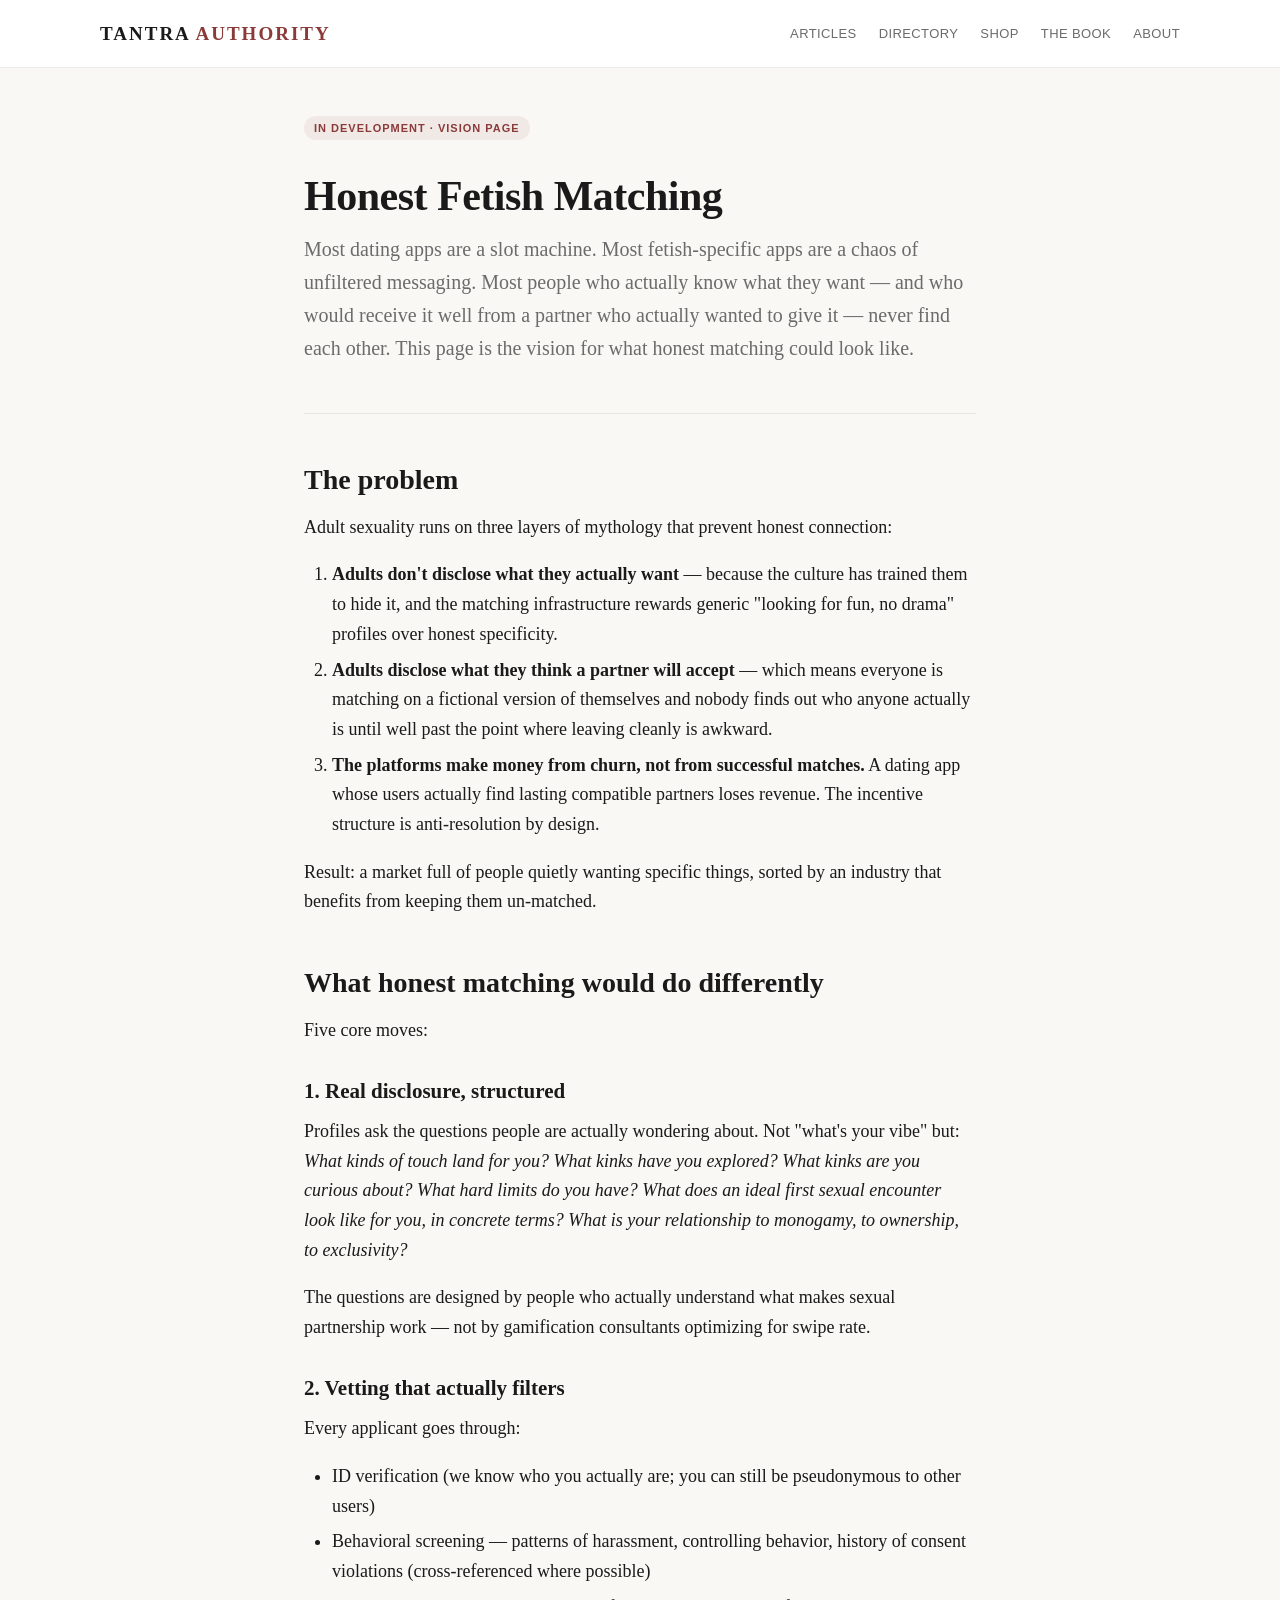
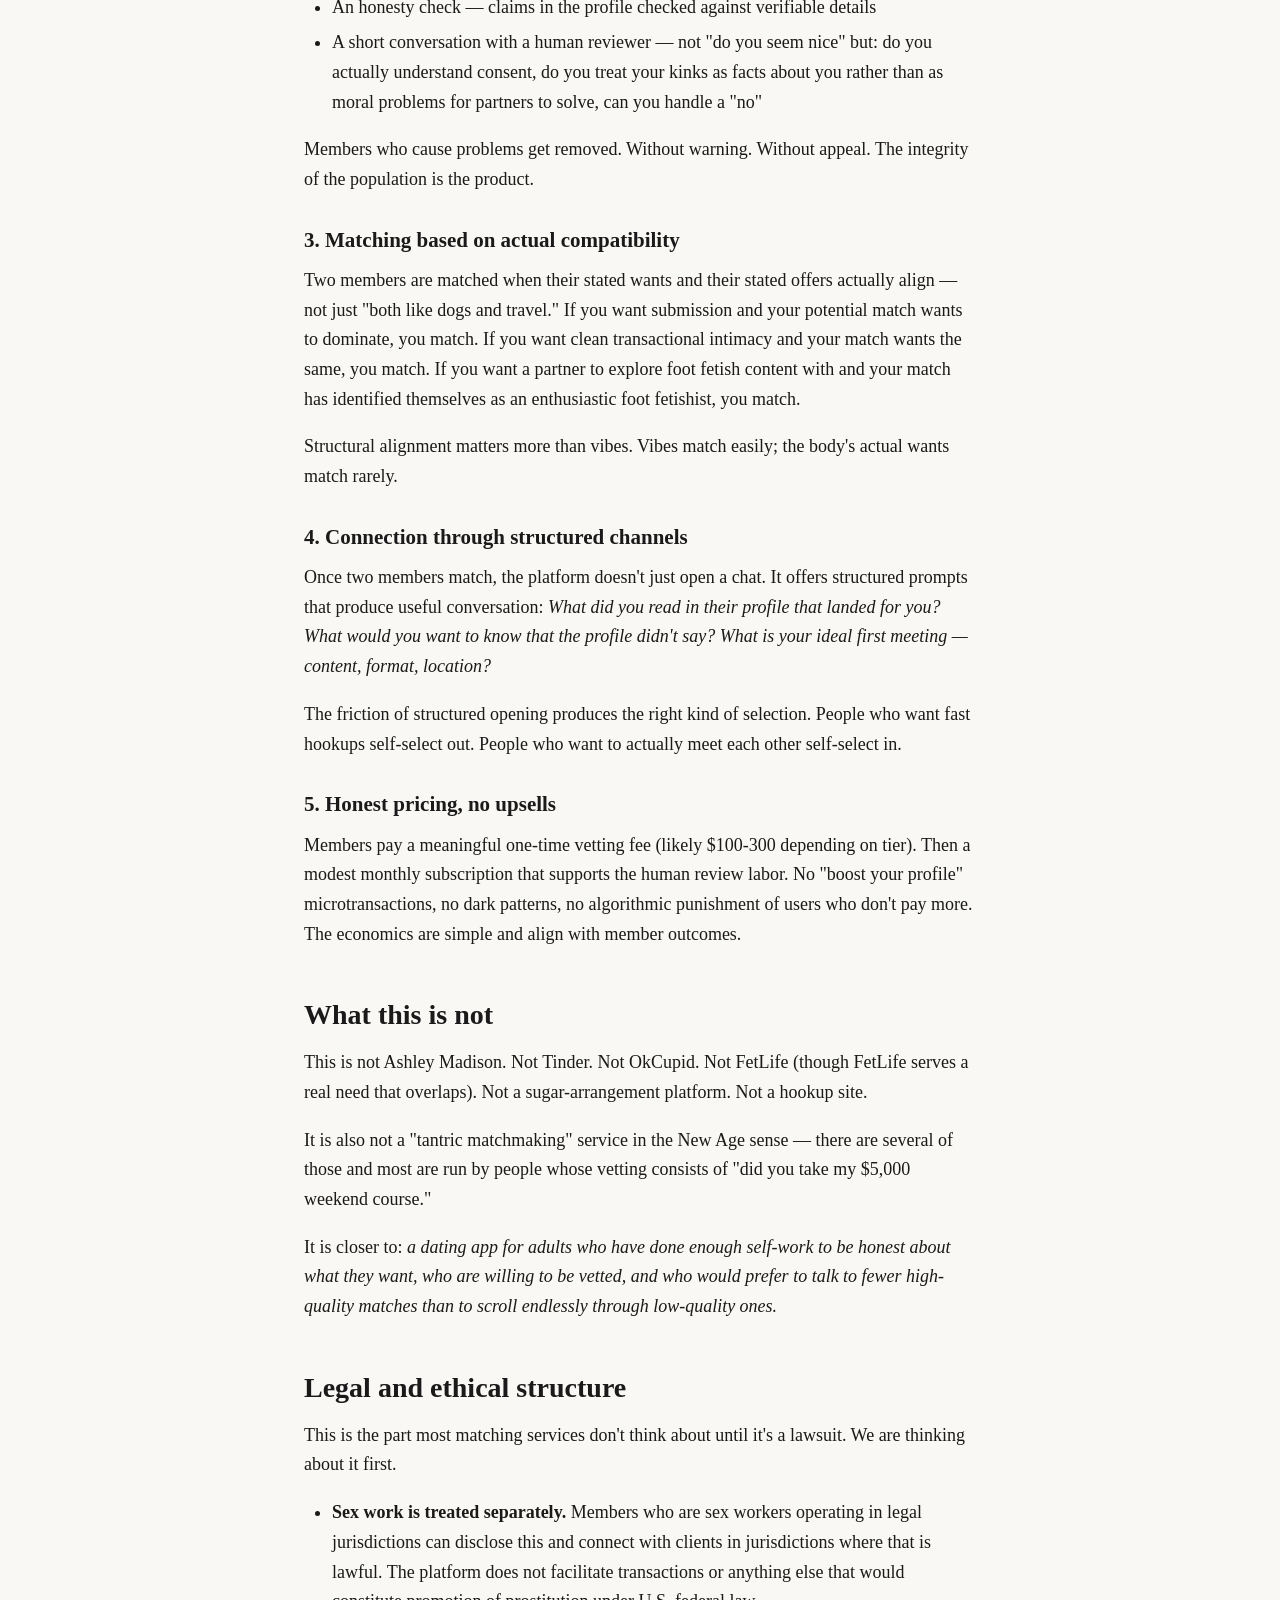
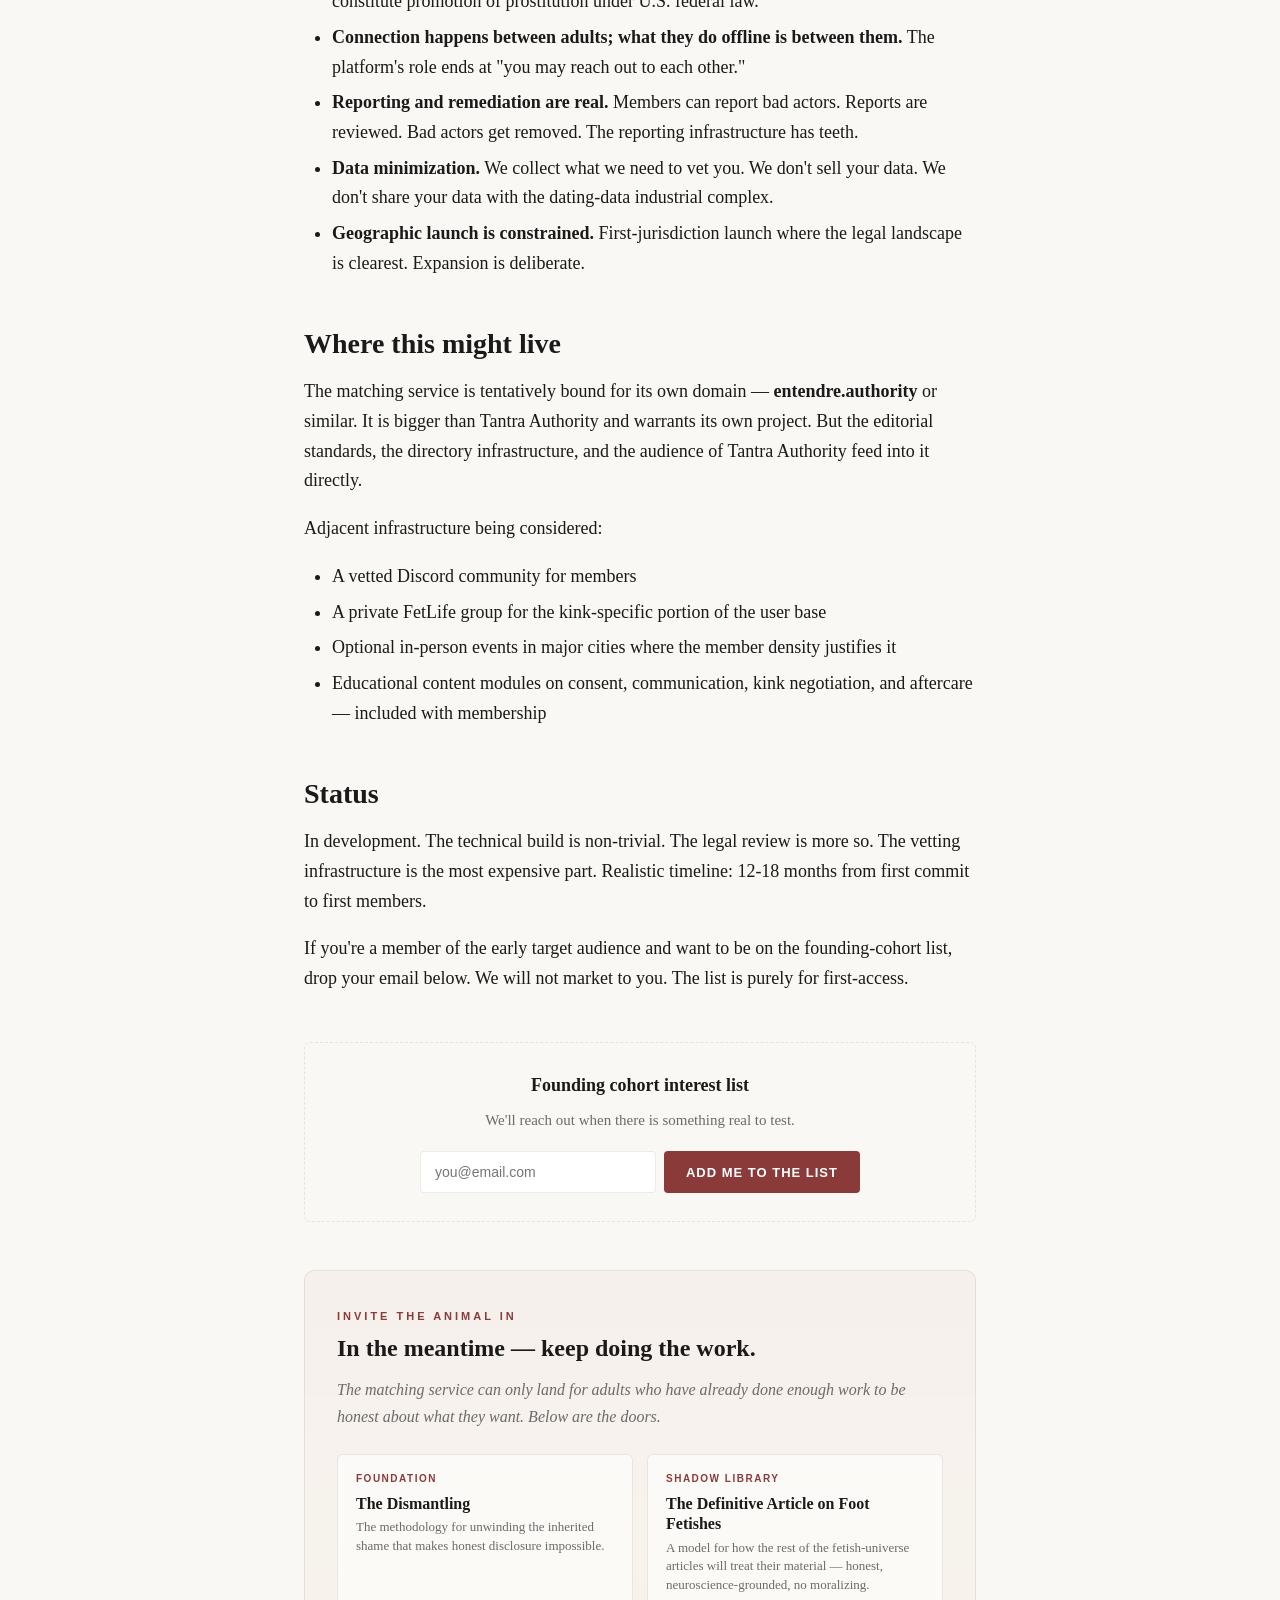
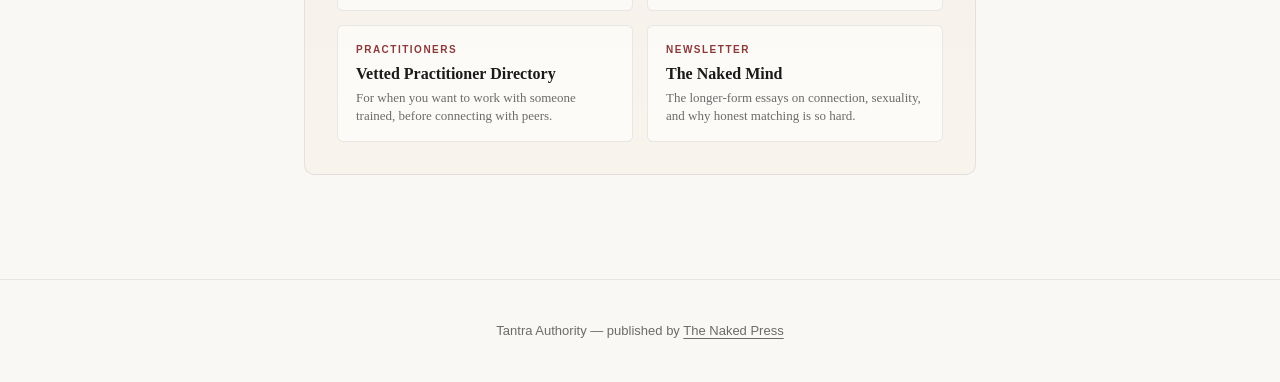
<file: match.html>
<!DOCTYPE html>
<html lang="en">
<head>
<meta charset="UTF-8">
<meta name="viewport" content="width=device-width, initial-scale=1.0">
<title>Honest Fetish Matching — Tantra Authority</title>
<meta name="description" content="A different kind of connection service: real disclosure of what you want, vetting that filters out the worst behavior, structured matching based on actual compatibility instead of swipe-and-pray. In development.">
<meta name="author" content="Lawrence Lanoff">
<link rel="stylesheet" href="styles.css">
<link rel="icon" href="data:image/svg+xml,<svg xmlns='http://www.w3.org/2000/svg' viewBox='0 0 100 100'><text y='.9em' font-size='90'>○</text></svg>">
<script type="application/ld+json">
{
  "@context": "https://schema.org",
  "@type": "WebSite",
  "name": "Open Relationship Authority",
  "url": "https://open-relationship-authority.com/",
  "description": "A field guide to open relationships and ethical non-monogamy \u2014 without the tribal politics.",
  "publisher": {
    "@type": "Organization",
    "name": "Open Relationship Authority"
  },
  "inLanguage": "en-US"
}
</script>
</head>
<body>

<header class="site-header">
  <div class="site-header-inner">
    <a href="index.html" class="site-logo">TANTRA <span>AUTHORITY</span></a>
    <nav class="site-nav">
      <a href="index.html">Articles</a>
      <a href="directory.html">Directory</a>
      <a href="shop.html">Shop</a>
      <a href="book.html">The Book</a>
      <a href="about.html">About</a>
    </nav>
  </div>
</header>

<main>

  <div class="article-meta">
    <span class="pill">In Development · Vision Page</span>
  </div>

  <h1>Honest Fetish Matching</h1>

  <p style="font-size:20px;color:var(--text-muted);">Most dating apps are a slot machine. Most fetish-specific apps are a chaos of unfiltered messaging. Most people who actually know what they want — and who would receive it well from a partner who actually wanted to give it — never find each other. This page is the vision for what honest matching could look like.</p>

  <hr>

  <h2>The problem</h2>

  <p>Adult sexuality runs on three layers of mythology that prevent honest connection:</p>

  <ol>
    <li><strong>Adults don't disclose what they actually want</strong> — because the culture has trained them to hide it, and the matching infrastructure rewards generic "looking for fun, no drama" profiles over honest specificity.</li>
    <li><strong>Adults disclose what they think a partner will accept</strong> — which means everyone is matching on a fictional version of themselves and nobody finds out who anyone actually is until well past the point where leaving cleanly is awkward.</li>
    <li><strong>The platforms make money from churn, not from successful matches.</strong> A dating app whose users actually find lasting compatible partners loses revenue. The incentive structure is anti-resolution by design.</li>
  </ol>

  <p>Result: a market full of people quietly wanting specific things, sorted by an industry that benefits from keeping them un-matched.</p>

  <h2>What honest matching would do differently</h2>

  <p>Five core moves:</p>

  <h3>1. Real disclosure, structured</h3>

  <p>Profiles ask the questions people are actually wondering about. Not "what's your vibe" but: <em>What kinds of touch land for you? What kinks have you explored? What kinks are you curious about? What hard limits do you have? What does an ideal first sexual encounter look like for you, in concrete terms? What is your relationship to monogamy, to ownership, to exclusivity?</em></p>

  <p>The questions are designed by people who actually understand what makes sexual partnership work — not by gamification consultants optimizing for swipe rate.</p>

  <h3>2. Vetting that actually filters</h3>

  <p>Every applicant goes through:</p>

  <ul>
    <li>ID verification (we know who you actually are; you can still be pseudonymous to other users)</li>
    <li>Behavioral screening — patterns of harassment, controlling behavior, history of consent violations (cross-referenced where possible)</li>
    <li>An honesty check — claims in the profile checked against verifiable details</li>
    <li>A short conversation with a human reviewer — not "do you seem nice" but: do you actually understand consent, do you treat your kinks as facts about you rather than as moral problems for partners to solve, can you handle a "no"</li>
  </ul>

  <p>Members who cause problems get removed. Without warning. Without appeal. The integrity of the population is the product.</p>

  <h3>3. Matching based on actual compatibility</h3>

  <p>Two members are matched when their stated wants and their stated offers actually align — not just "both like dogs and travel." If you want submission and your potential match wants to dominate, you match. If you want clean transactional intimacy and your match wants the same, you match. If you want a partner to explore foot fetish content with and your match has identified themselves as an enthusiastic foot fetishist, you match.</p>

  <p>Structural alignment matters more than vibes. Vibes match easily; the body's actual wants match rarely.</p>

  <h3>4. Connection through structured channels</h3>

  <p>Once two members match, the platform doesn't just open a chat. It offers structured prompts that produce useful conversation: <em>What did you read in their profile that landed for you? What would you want to know that the profile didn't say? What is your ideal first meeting — content, format, location?</em></p>

  <p>The friction of structured opening produces the right kind of selection. People who want fast hookups self-select out. People who want to actually meet each other self-select in.</p>

  <h3>5. Honest pricing, no upsells</h3>

  <p>Members pay a meaningful one-time vetting fee (likely $100-300 depending on tier). Then a modest monthly subscription that supports the human review labor. No "boost your profile" microtransactions, no dark patterns, no algorithmic punishment of users who don't pay more. The economics are simple and align with member outcomes.</p>

  <h2>What this is not</h2>

  <p>This is not Ashley Madison. Not Tinder. Not OkCupid. Not FetLife (though FetLife serves a real need that overlaps). Not a sugar-arrangement platform. Not a hookup site.</p>

  <p>It is also not a "tantric matchmaking" service in the New Age sense — there are several of those and most are run by people whose vetting consists of "did you take my $5,000 weekend course."</p>

  <p>It is closer to: <em>a dating app for adults who have done enough self-work to be honest about what they want, who are willing to be vetted, and who would prefer to talk to fewer high-quality matches than to scroll endlessly through low-quality ones.</em></p>

  <h2>Legal and ethical structure</h2>

  <p>This is the part most matching services don't think about until it's a lawsuit. We are thinking about it first.</p>

  <ul>
    <li><strong>Sex work is treated separately.</strong> Members who are sex workers operating in legal jurisdictions can disclose this and connect with clients in jurisdictions where that is lawful. The platform does not facilitate transactions or anything else that would constitute promotion of prostitution under U.S. federal law.</li>
    <li><strong>Connection happens between adults; what they do offline is between them.</strong> The platform's role ends at "you may reach out to each other."</li>
    <li><strong>Reporting and remediation are real.</strong> Members can report bad actors. Reports are reviewed. Bad actors get removed. The reporting infrastructure has teeth.</li>
    <li><strong>Data minimization.</strong> We collect what we need to vet you. We don't sell your data. We don't share your data with the dating-data industrial complex.</li>
    <li><strong>Geographic launch is constrained.</strong> First-jurisdiction launch where the legal landscape is clearest. Expansion is deliberate.</li>
  </ul>

  <h2>Where this might live</h2>

  <p>The matching service is tentatively bound for its own domain — <strong>entendre.authority</strong> or similar. It is bigger than Tantra Authority and warrants its own project. But the editorial standards, the directory infrastructure, and the audience of Tantra Authority feed into it directly.</p>

  <p>Adjacent infrastructure being considered:</p>

  <ul>
    <li>A vetted Discord community for members</li>
    <li>A private FetLife group for the kink-specific portion of the user base</li>
    <li>Optional in-person events in major cities where the member density justifies it</li>
    <li>Educational content modules on consent, communication, kink negotiation, and aftercare — included with membership</li>
  </ul>

  <h2>Status</h2>

  <p>In development. The technical build is non-trivial. The legal review is more so. The vetting infrastructure is the most expensive part. Realistic timeline: 12-18 months from first commit to first members.</p>

  <p>If you're a member of the early target audience and want to be on the founding-cohort list, drop your email below. We will not market to you. The list is purely for first-access.</p>

  <div class="newsletter">
    <h4>Founding cohort interest list</h4>
    <p>We'll reach out when there is something real to test.</p>
    <form action="#" method="post" onsubmit="alert('Newsletter signup wiring pending.'); return false;">
      <input type="email" name="email" placeholder="you@email.com" required>
      <button type="submit">Add me to the list</button>
    </form>
  </div>

  <div class="animal-cta" style="margin-top:48px;">
    <div class="animal-cta-eyebrow">Invite the Animal In</div>
    <h3 class="animal-cta-headline">In the meantime — keep doing the work.</h3>
    <p class="animal-cta-intro">The matching service can only land for adults who have already done enough work to be honest about what they want. Below are the doors.</p>
    <div class="rabbit-hole">
      <a href="articles/the-dismantling.html" class="rabbit-hole-item">
        <div class="rh-label">Foundation</div>
        <div class="rh-title">The Dismantling</div>
        <div class="rh-desc">The methodology for unwinding the inherited shame that makes honest disclosure impossible.</div>
      </a>
      <a href="articles/beyond-the-myth-foot-fetish.html" class="rabbit-hole-item">
        <div class="rh-label">Shadow Library</div>
        <div class="rh-title">The Definitive Article on Foot Fetishes</div>
        <div class="rh-desc">A model for how the rest of the fetish-universe articles will treat their material — honest, neuroscience-grounded, no moralizing.</div>
      </a>
      <a href="directory.html" class="rabbit-hole-item">
        <div class="rh-label">Practitioners</div>
        <div class="rh-title">Vetted Practitioner Directory</div>
        <div class="rh-desc">For when you want to work with someone trained, before connecting with peers.</div>
      </a>
      <a href="https://thenakedmind.ai" class="rabbit-hole-item">
        <div class="rh-label">Newsletter</div>
        <div class="rh-title">The Naked Mind</div>
        <div class="rh-desc">The longer-form essays on connection, sexuality, and why honest matching is so hard.</div>
      </a>
    </div>
  </div>

</main>

<footer class="site-footer">
  <div>Tantra Authority — published by <a href="https://thenaked.press">The Naked Press</a></div>
</footer>

</body>
</html>
</file>
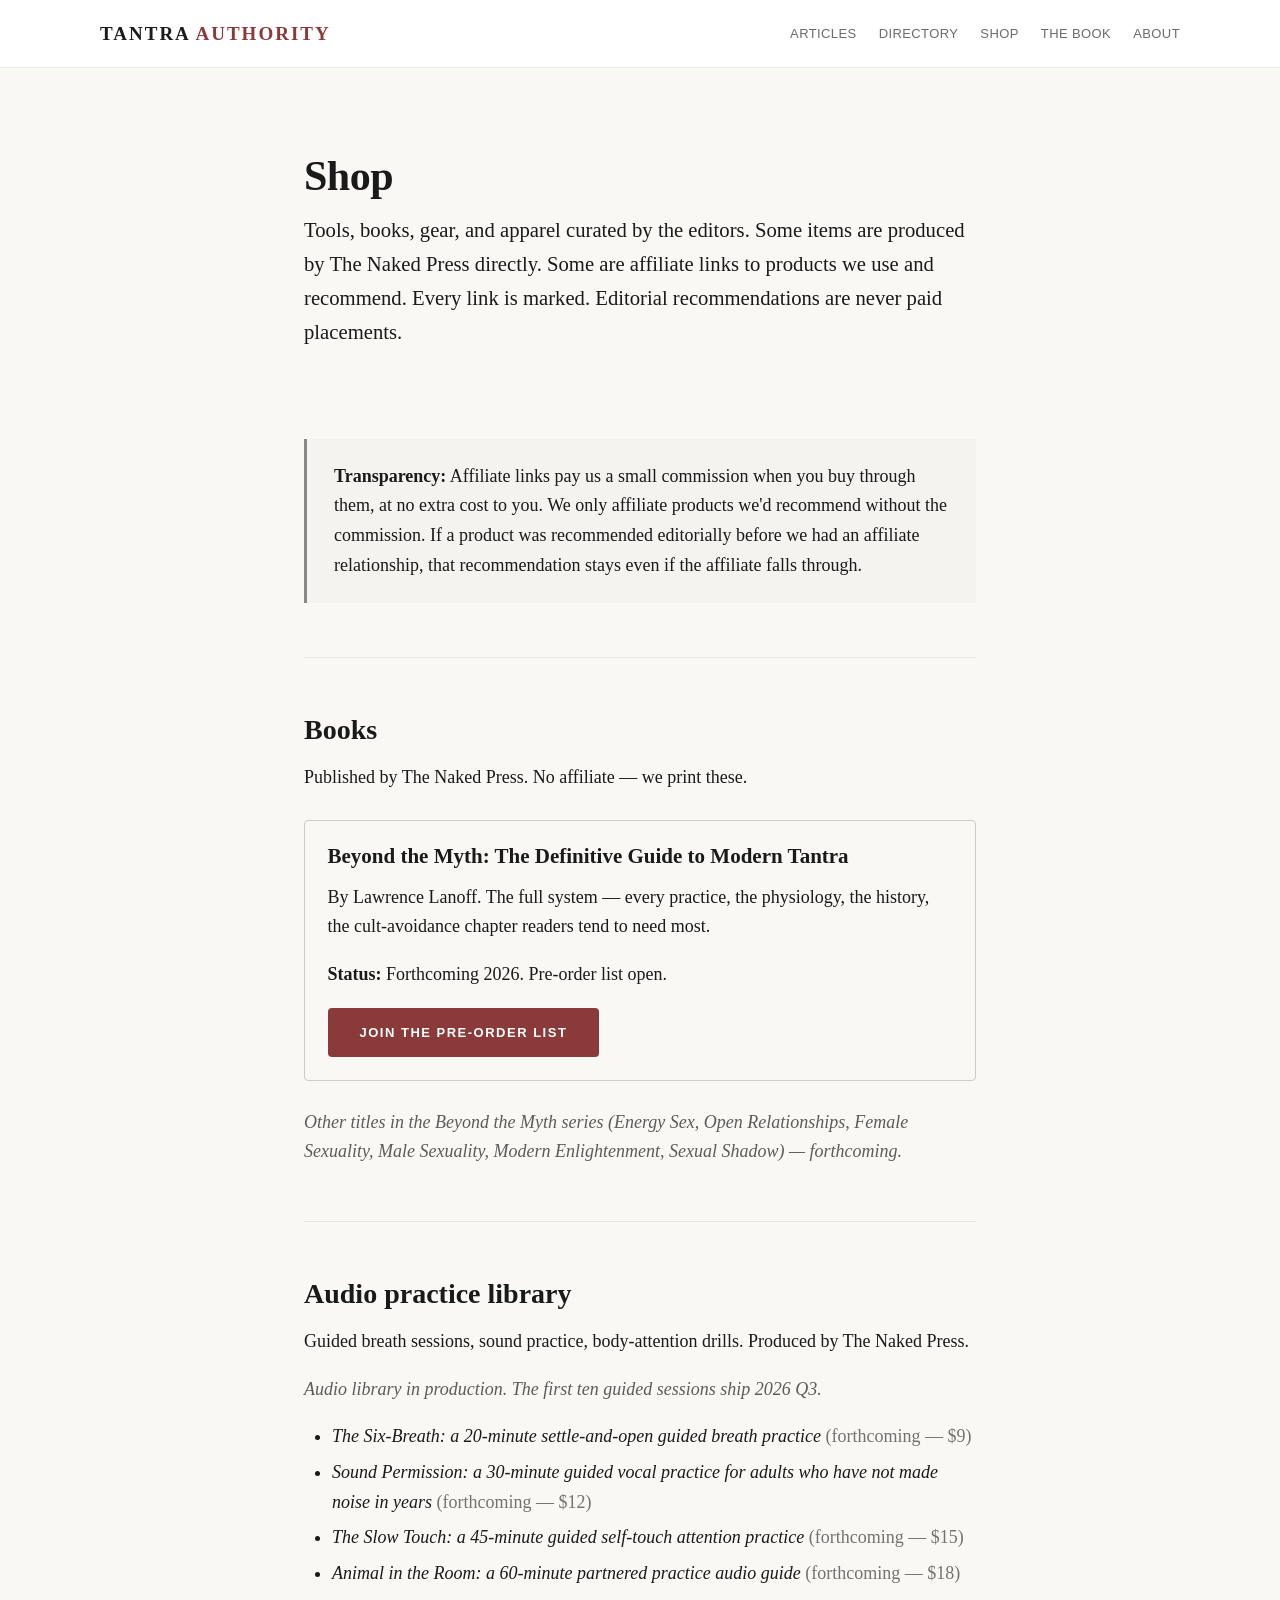
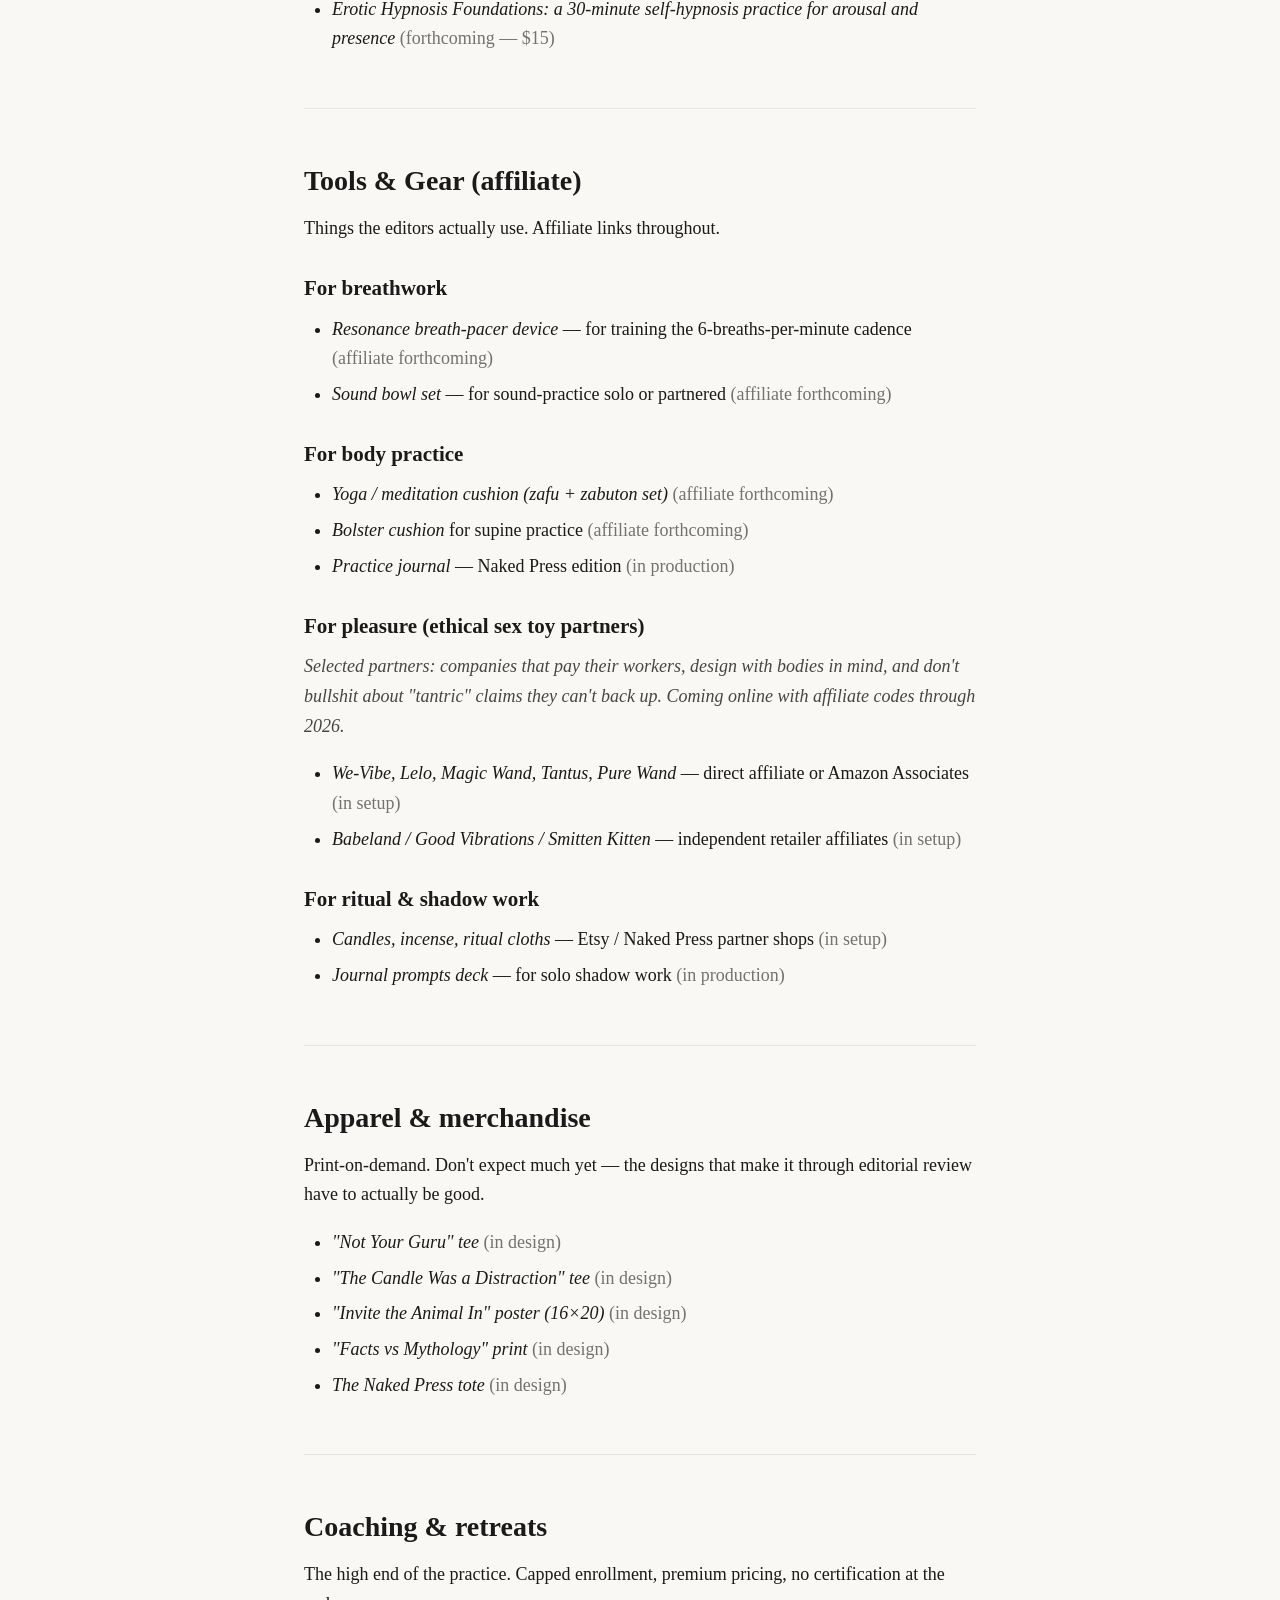
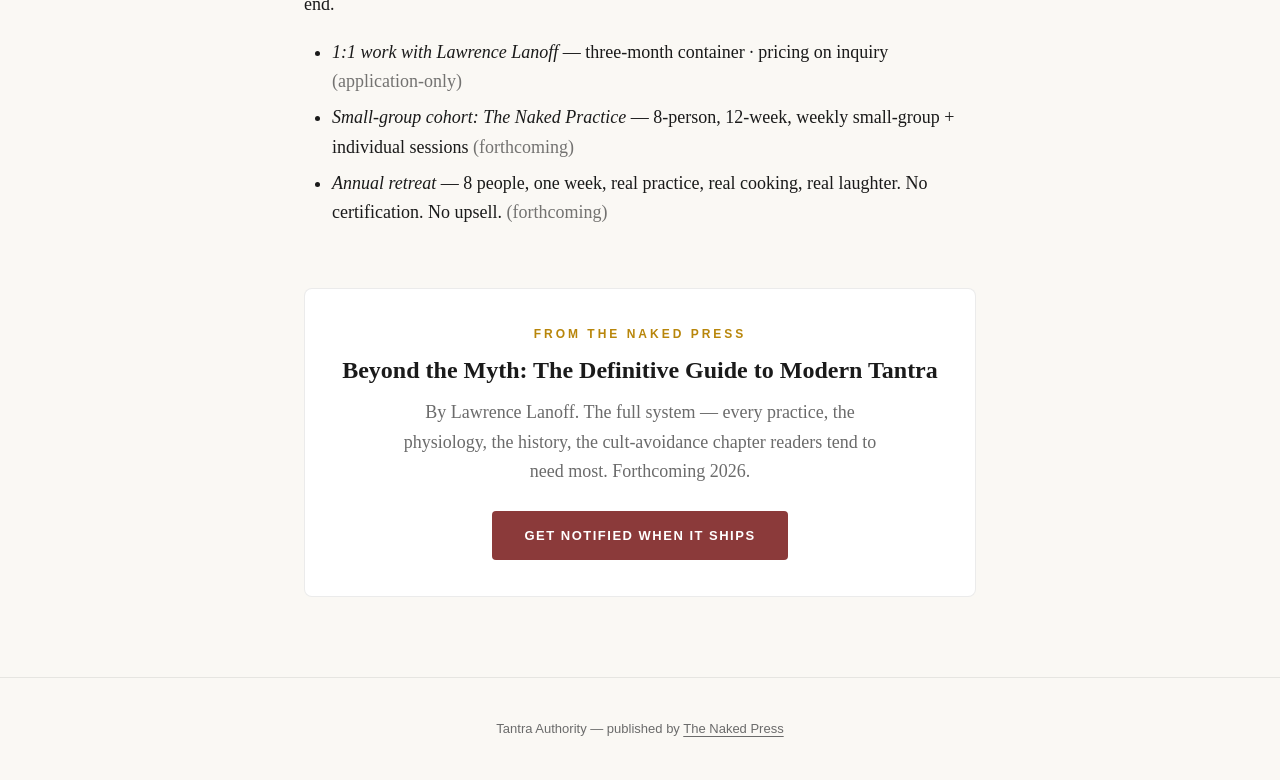
<file: shop.html>
<!DOCTYPE html>
<html lang="en">
<head>
<meta charset="UTF-8">
<meta name="viewport" content="width=device-width, initial-scale=1.0">
<title>Shop — Tantra Authority</title>
<meta name="description" content="Curated tools, books, ethical sex toys (affiliate), apparel, and breath/sound/practice gear. Editorially selected, no spiritual markup, no certification mills attached.">
<meta name="author" content="Lawrence Lanoff">
<link rel="stylesheet" href="styles.css">
<link rel="icon" href="data:image/svg+xml,<svg xmlns='http://www.w3.org/2000/svg' viewBox='0 0 100 100'><text y='.9em' font-size='90'>○</text></svg>">
<script type="application/ld+json">
{
  "@context": "https://schema.org",
  "@type": "WebSite",
  "name": "Open Relationship Authority",
  "url": "https://open-relationship-authority.com/",
  "description": "A field guide to open relationships and ethical non-monogamy \u2014 without the tribal politics.",
  "publisher": {
    "@type": "Organization",
    "name": "Open Relationship Authority"
  },
  "inLanguage": "en-US"
}
</script>
</head>
<body>

<header class="site-header">
  <div class="site-header-inner">
    <a href="index.html" class="site-logo">TANTRA <span>AUTHORITY</span></a>
    <nav class="site-nav">
      <a href="index.html">Articles</a>
      <a href="directory.html">Directory</a>
      <a href="shop.html">Shop</a>
      <a href="book.html">The Book</a>
      <a href="about.html">About</a>
    </nav>
  </div>
</header>

<main>

  <section style="padding: 2em 0;">
    <h1>Shop</h1>
    <p style="font-size: 1.15em; max-width: 38em;">Tools, books, gear, and apparel curated by the editors. Some items are produced by The Naked Press directly. Some are affiliate links to products we use and recommend. Every link is marked. Editorial recommendations are never paid placements.</p>
  </section>

  <section style="margin: 2em 0; padding: 1.25em 1.5em; border-left: 3px solid #888; background: rgba(0,0,0,0.02);">
    <p style="margin: 0;"><strong>Transparency:</strong> Affiliate links pay us a small commission when you buy through them, at no extra cost to you. We only affiliate products we'd recommend without the commission. If a product was recommended editorially before we had an affiliate relationship, that recommendation stays even if the affiliate falls through.</p>
  </section>

  <hr style="margin: 3em 0;">

  <section style="margin: 2em 0;">
    <h2>Books</h2>
    <p>Published by The Naked Press. No affiliate — we print these.</p>

    <div class="shop-card" style="border: 1px solid #ccc; padding: 1.25em; margin: 1.5em 0; border-radius: 4px;">
      <h3 style="margin-top: 0;">Beyond the Myth: The Definitive Guide to Modern Tantra</h3>
      <p>By Lawrence Lanoff. The full system — every practice, the physiology, the history, the cult-avoidance chapter readers tend to need most.</p>
      <p><strong>Status:</strong> Forthcoming 2026. Pre-order list open.</p>
      <a href="book.html" class="cta-button">Join the pre-order list</a>
    </div>

    <p style="opacity: 0.7; font-style: italic;">Other titles in the Beyond the Myth series (Energy Sex, Open Relationships, Female Sexuality, Male Sexuality, Modern Enlightenment, Sexual Shadow) — forthcoming.</p>
  </section>

  <hr style="margin: 3em 0;">

  <section style="margin: 2em 0;">
    <h2>Audio practice library</h2>
    <p>Guided breath sessions, sound practice, body-attention drills. Produced by The Naked Press.</p>
    <p style="opacity: 0.7; font-style: italic;">Audio library in production. The first ten guided sessions ship 2026 Q3.</p>

    <ul>
      <li><em>The Six-Breath: a 20-minute settle-and-open guided breath practice</em> <span style="opacity:0.6;">(forthcoming — $9)</span></li>
      <li><em>Sound Permission: a 30-minute guided vocal practice for adults who have not made noise in years</em> <span style="opacity:0.6;">(forthcoming — $12)</span></li>
      <li><em>The Slow Touch: a 45-minute guided self-touch attention practice</em> <span style="opacity:0.6;">(forthcoming — $15)</span></li>
      <li><em>Animal in the Room: a 60-minute partnered practice audio guide</em> <span style="opacity:0.6;">(forthcoming — $18)</span></li>
      <li><em>Erotic Hypnosis Foundations: a 30-minute self-hypnosis practice for arousal and presence</em> <span style="opacity:0.6;">(forthcoming — $15)</span></li>
    </ul>
  </section>

  <hr style="margin: 3em 0;">

  <section style="margin: 2em 0;">
    <h2>Tools & Gear (affiliate)</h2>
    <p>Things the editors actually use. Affiliate links throughout.</p>

    <h3 style="margin-top: 1.5em;">For breathwork</h3>
    <ul>
      <li><em>Resonance breath-pacer device</em> — for training the 6-breaths-per-minute cadence <span style="opacity:0.6;">(affiliate forthcoming)</span></li>
      <li><em>Sound bowl set</em> — for sound-practice solo or partnered <span style="opacity:0.6;">(affiliate forthcoming)</span></li>
    </ul>

    <h3 style="margin-top: 1.5em;">For body practice</h3>
    <ul>
      <li><em>Yoga / meditation cushion (zafu + zabuton set)</em> <span style="opacity:0.6;">(affiliate forthcoming)</span></li>
      <li><em>Bolster cushion</em> for supine practice <span style="opacity:0.6;">(affiliate forthcoming)</span></li>
      <li><em>Practice journal</em> — Naked Press edition <span style="opacity:0.6;">(in production)</span></li>
    </ul>

    <h3 style="margin-top: 1.5em;">For pleasure (ethical sex toy partners)</h3>
    <p style="opacity: 0.8; font-style: italic;">Selected partners: companies that pay their workers, design with bodies in mind, and don't bullshit about "tantric" claims they can't back up. Coming online with affiliate codes through 2026.</p>
    <ul>
      <li><em>We-Vibe, Lelo, Magic Wand, Tantus, Pure Wand</em> — direct affiliate or Amazon Associates <span style="opacity:0.6;">(in setup)</span></li>
      <li><em>Babeland / Good Vibrations / Smitten Kitten</em> — independent retailer affiliates <span style="opacity:0.6;">(in setup)</span></li>
    </ul>

    <h3 style="margin-top: 1.5em;">For ritual & shadow work</h3>
    <ul>
      <li><em>Candles, incense, ritual cloths</em> — Etsy / Naked Press partner shops <span style="opacity:0.6;">(in setup)</span></li>
      <li><em>Journal prompts deck</em> — for solo shadow work <span style="opacity:0.6;">(in production)</span></li>
    </ul>
  </section>

  <hr style="margin: 3em 0;">

  <section style="margin: 2em 0;">
    <h2>Apparel & merchandise</h2>
    <p>Print-on-demand. Don't expect much yet — the designs that make it through editorial review have to actually be good.</p>

    <ul>
      <li><em>"Not Your Guru" tee</em> <span style="opacity:0.6;">(in design)</span></li>
      <li><em>"The Candle Was a Distraction" tee</em> <span style="opacity:0.6;">(in design)</span></li>
      <li><em>"Invite the Animal In" poster (16×20)</em> <span style="opacity:0.6;">(in design)</span></li>
      <li><em>"Facts vs Mythology" print</em> <span style="opacity:0.6;">(in design)</span></li>
      <li><em>The Naked Press tote</em> <span style="opacity:0.6;">(in design)</span></li>
    </ul>
  </section>

  <hr style="margin: 3em 0;">

  <section style="margin: 2em 0;">
    <h2>Coaching & retreats</h2>
    <p>The high end of the practice. Capped enrollment, premium pricing, no certification at the end.</p>

    <ul>
      <li><em>1:1 work with Lawrence Lanoff</em> — three-month container · pricing on inquiry <span style="opacity:0.6;">(application-only)</span></li>
      <li><em>Small-group cohort: The Naked Practice</em> — 8-person, 12-week, weekly small-group + individual sessions <span style="opacity:0.6;">(forthcoming)</span></li>
      <li><em>Annual retreat</em> — 8 people, one week, real practice, real cooking, real laughter. No certification. No upsell. <span style="opacity:0.6;">(forthcoming)</span></li>
    </ul>
  </section>

  <div class="cta-card">
    <div class="eyebrow">From The Naked Press</div>
    <h3>Beyond the Myth: The Definitive Guide to Modern Tantra</h3>
    <p>By Lawrence Lanoff. The full system — every practice, the physiology, the history, the cult-avoidance chapter readers tend to need most. Forthcoming 2026.</p>
    <a href="book.html" class="cta-button">Get notified when it ships</a>
  </div>

</main>

<footer class="site-footer">
  <div>Tantra Authority — published by <a href="https://thenaked.press">The Naked Press</a></div>
</footer>

</body>
</html>
</file>
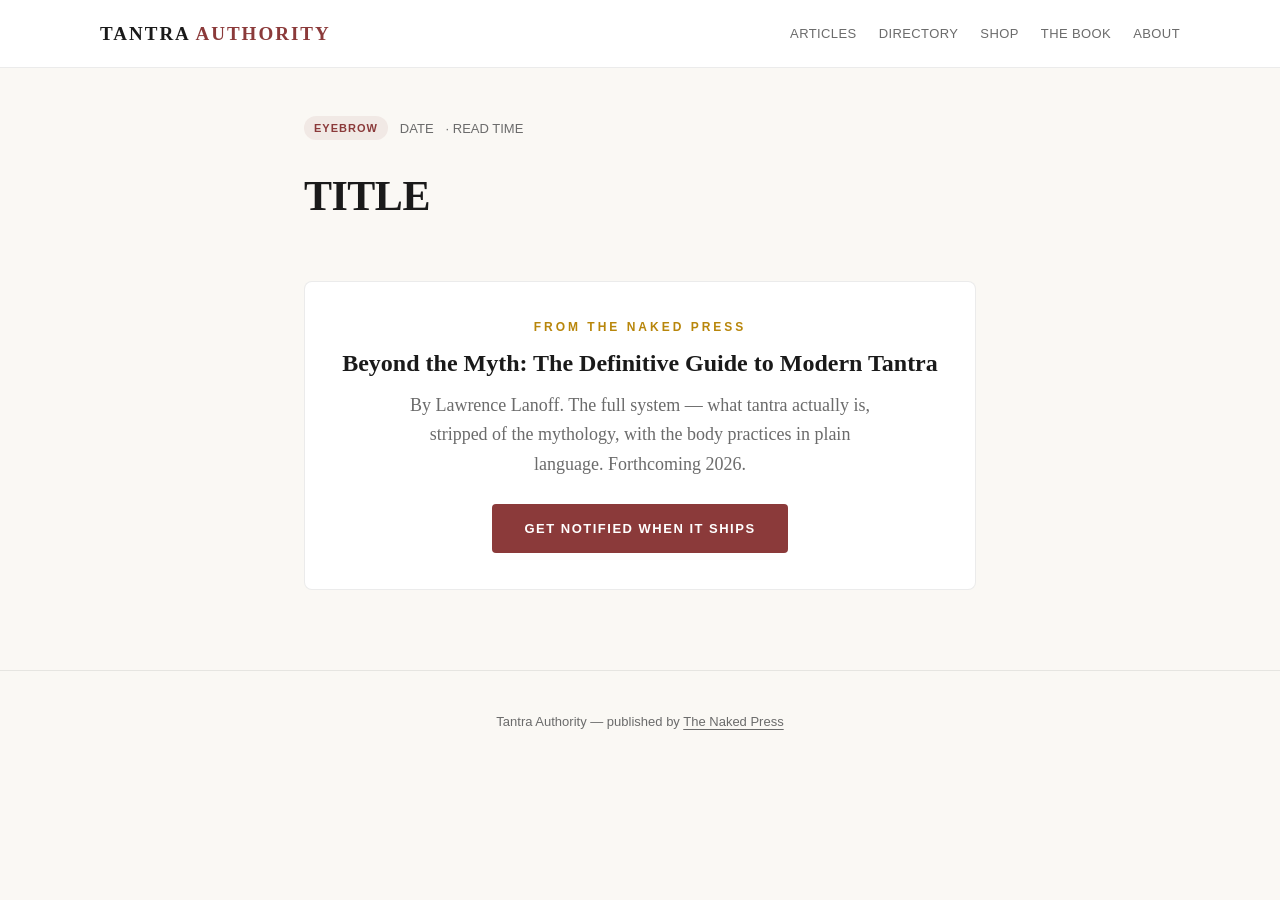
<file: _template/_layout.html>
<!--
  Layout template — copy this for new articles, replace TITLE / DESCRIPTION / EYEBROW / DATE / CONTENT.
  Article files live in articles/ at the same depth so CSS path is ../styles.css.
  Homepage uses the same structure but pulls styles.css directly.
-->
<!DOCTYPE html>
<html lang="en">
<head>
<meta charset="UTF-8">
<meta name="viewport" content="width=device-width, initial-scale=1.0">
<title>TITLE — Tantra Authority</title>
<meta name="description" content="DESCRIPTION">
<link rel="stylesheet" href="../styles.css">
<link rel="icon" href="data:image/svg+xml,<svg xmlns='http://www.w3.org/2000/svg' viewBox='0 0 100 100'><text y='.9em' font-size='90'>○</text></svg>">
</head>
<body>

<header class="site-header">
  <div class="site-header-inner">
    <a href="../index.html" class="site-logo">TANTRA <span>AUTHORITY</span></a>
    <nav class="site-nav">
      <a href="../index.html">Articles</a>
      <a href="../directory.html">Directory</a>
      <a href="../shop.html">Shop</a>
      <a href="../book.html">The Book</a>
      <a href="../about.html">About</a>
    </nav>
  </div>
</header>

<main>

  <div class="article-meta">
    <span class="pill">EYEBROW</span>
    <span>DATE</span>
    <span>· READ TIME</span>
  </div>

  <h1>TITLE</h1>

  <!-- CONTENT GOES HERE -->

  <div class="cta-card">
    <div class="eyebrow">FROM THE NAKED PRESS</div>
    <h3>Beyond the Myth: The Definitive Guide to Modern Tantra</h3>
    <p>By Lawrence Lanoff. The full system — what tantra actually is, stripped of the mythology, with the body practices in plain language. Forthcoming 2026.</p>
    <a href="../book.html" class="cta-button">Get notified when it ships</a>
  </div>

</main>

<footer class="site-footer">
  <div>Tantra Authority — published by <a href="https://thenaked.press">The Naked Press</a></div>
  
</footer>

</body>
</html>
</file>
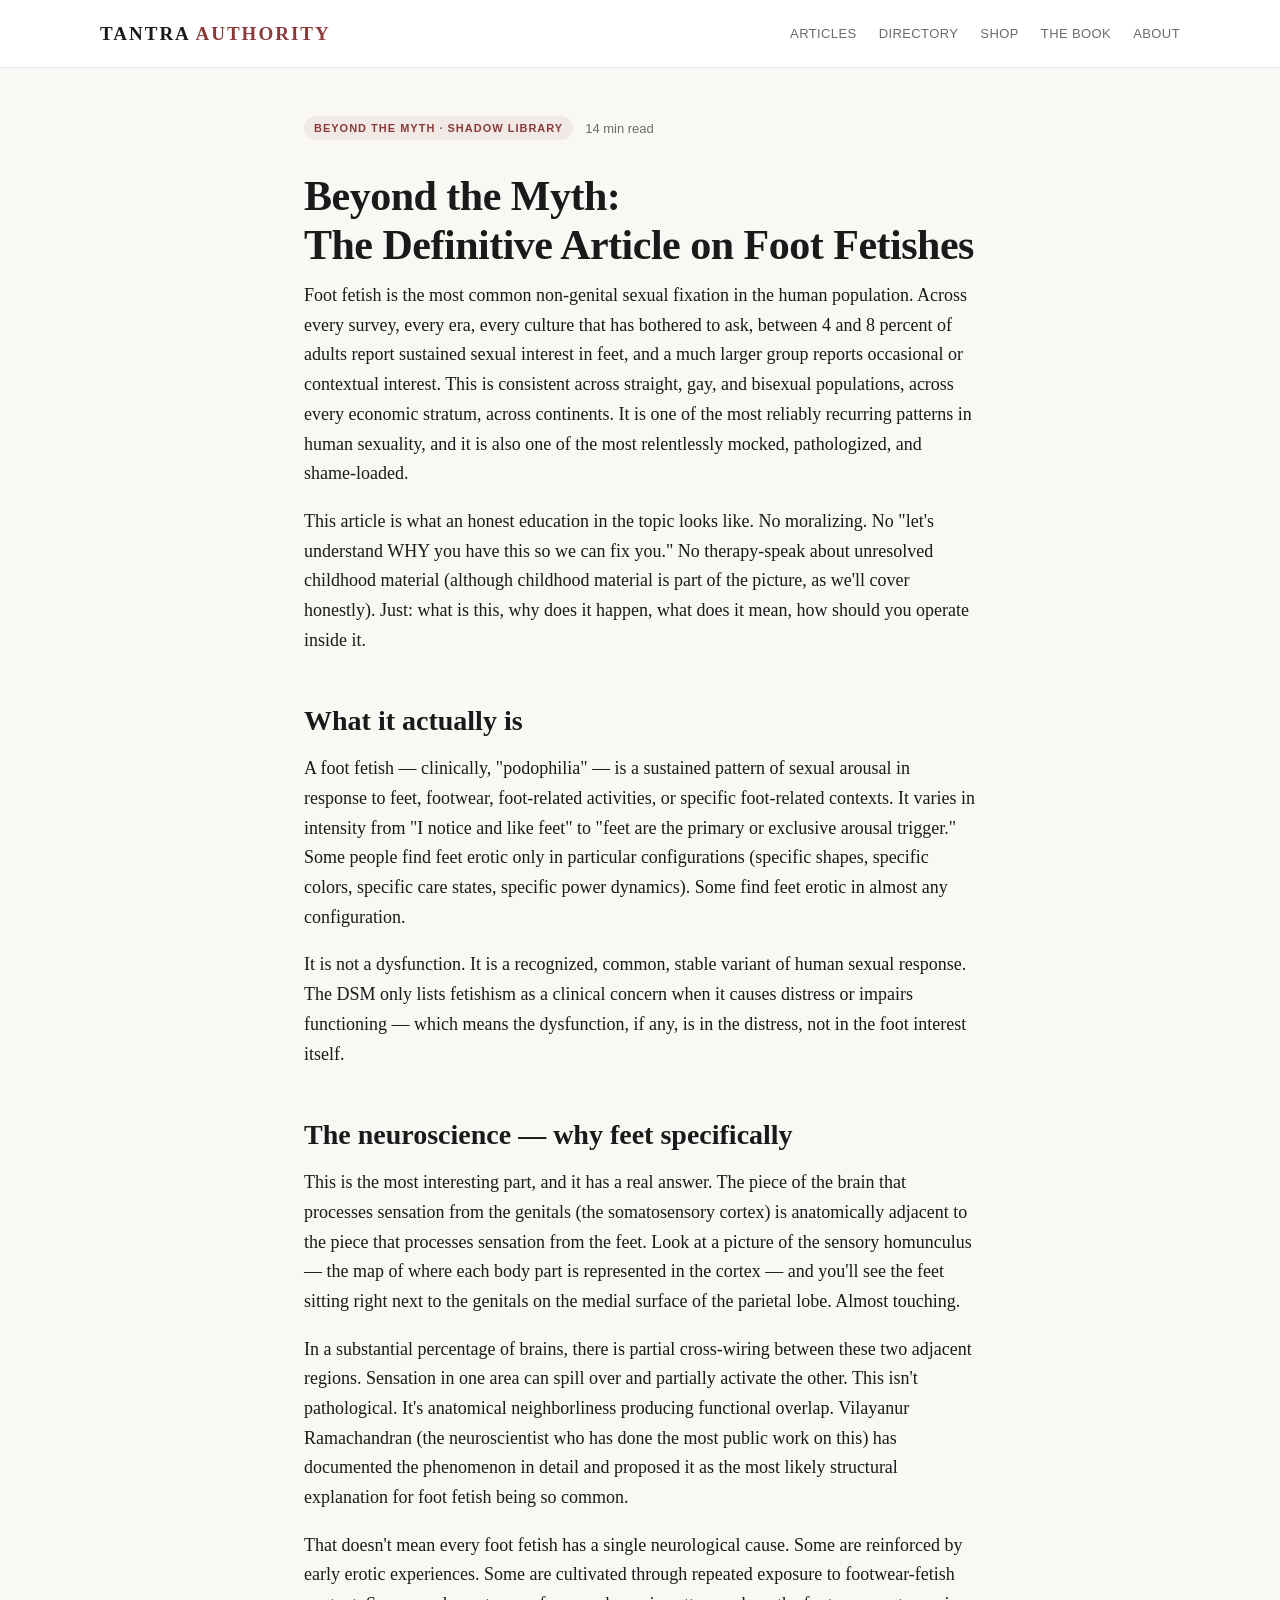
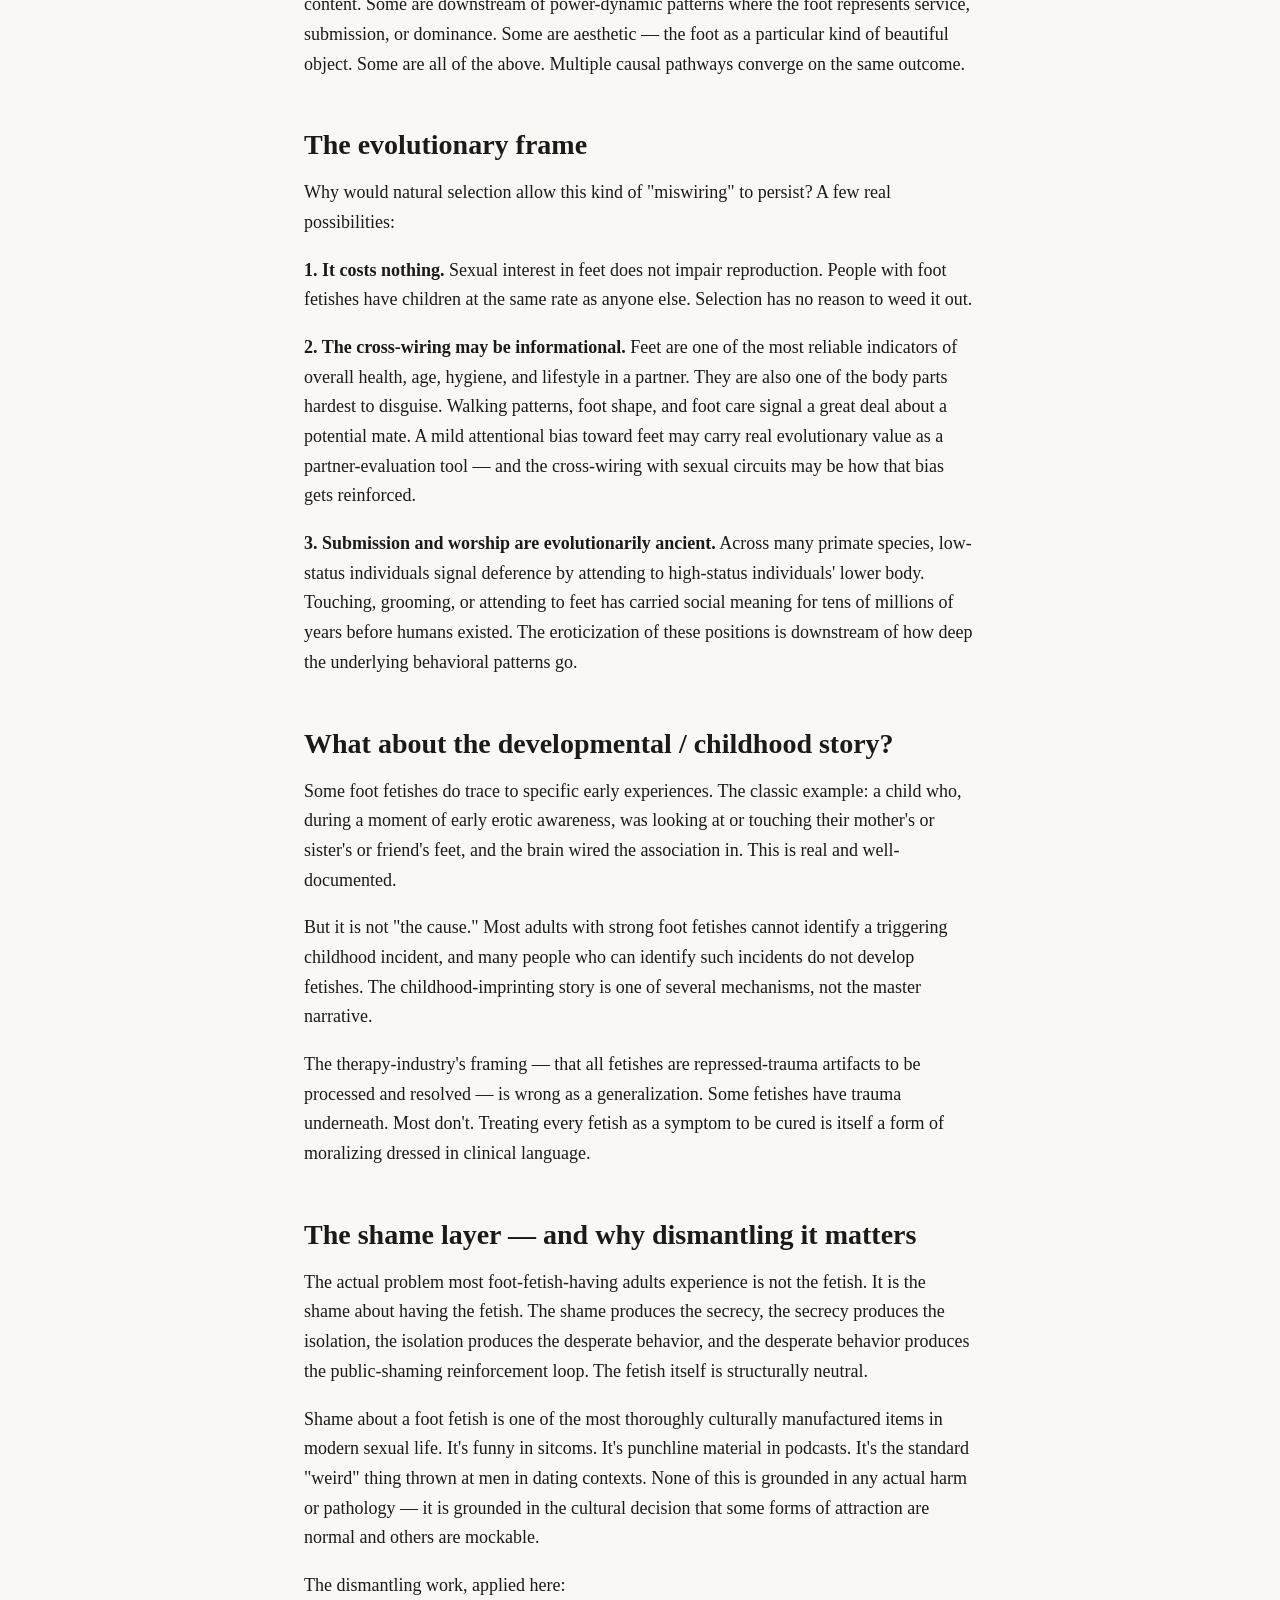
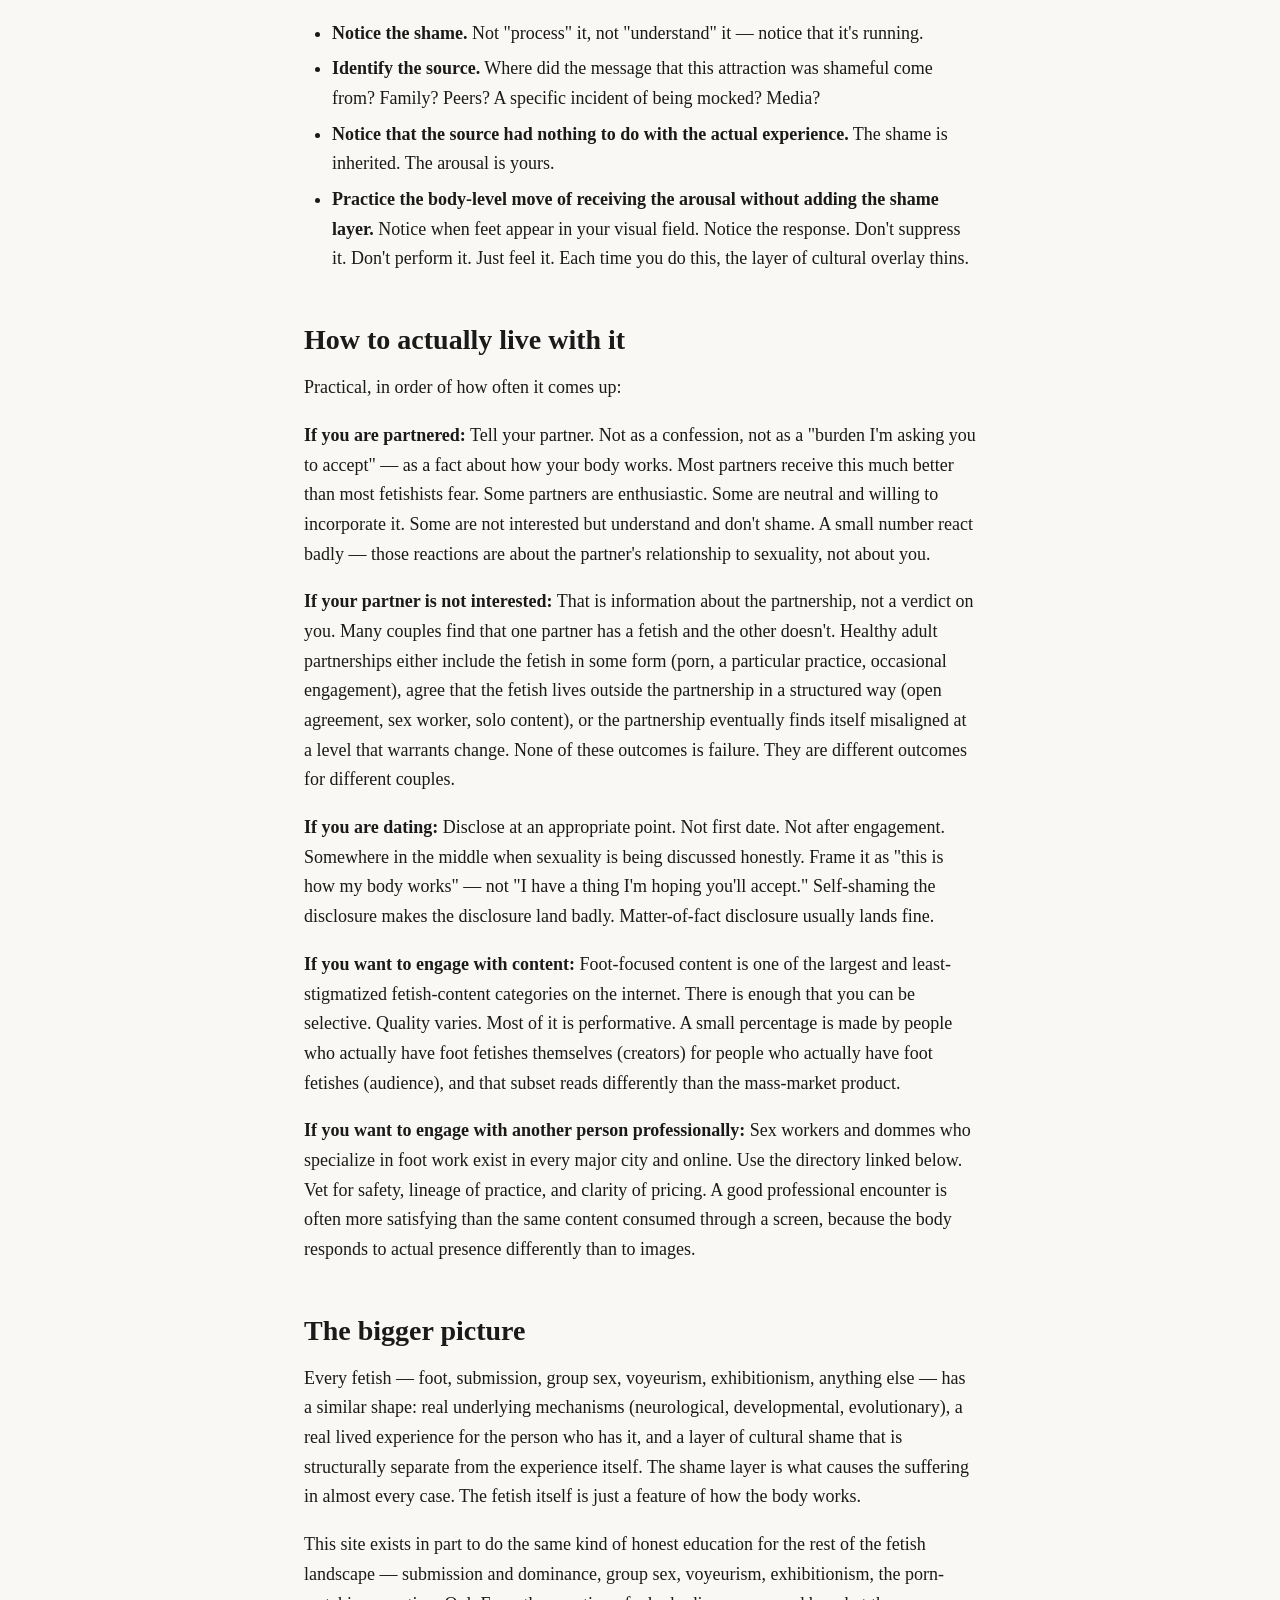
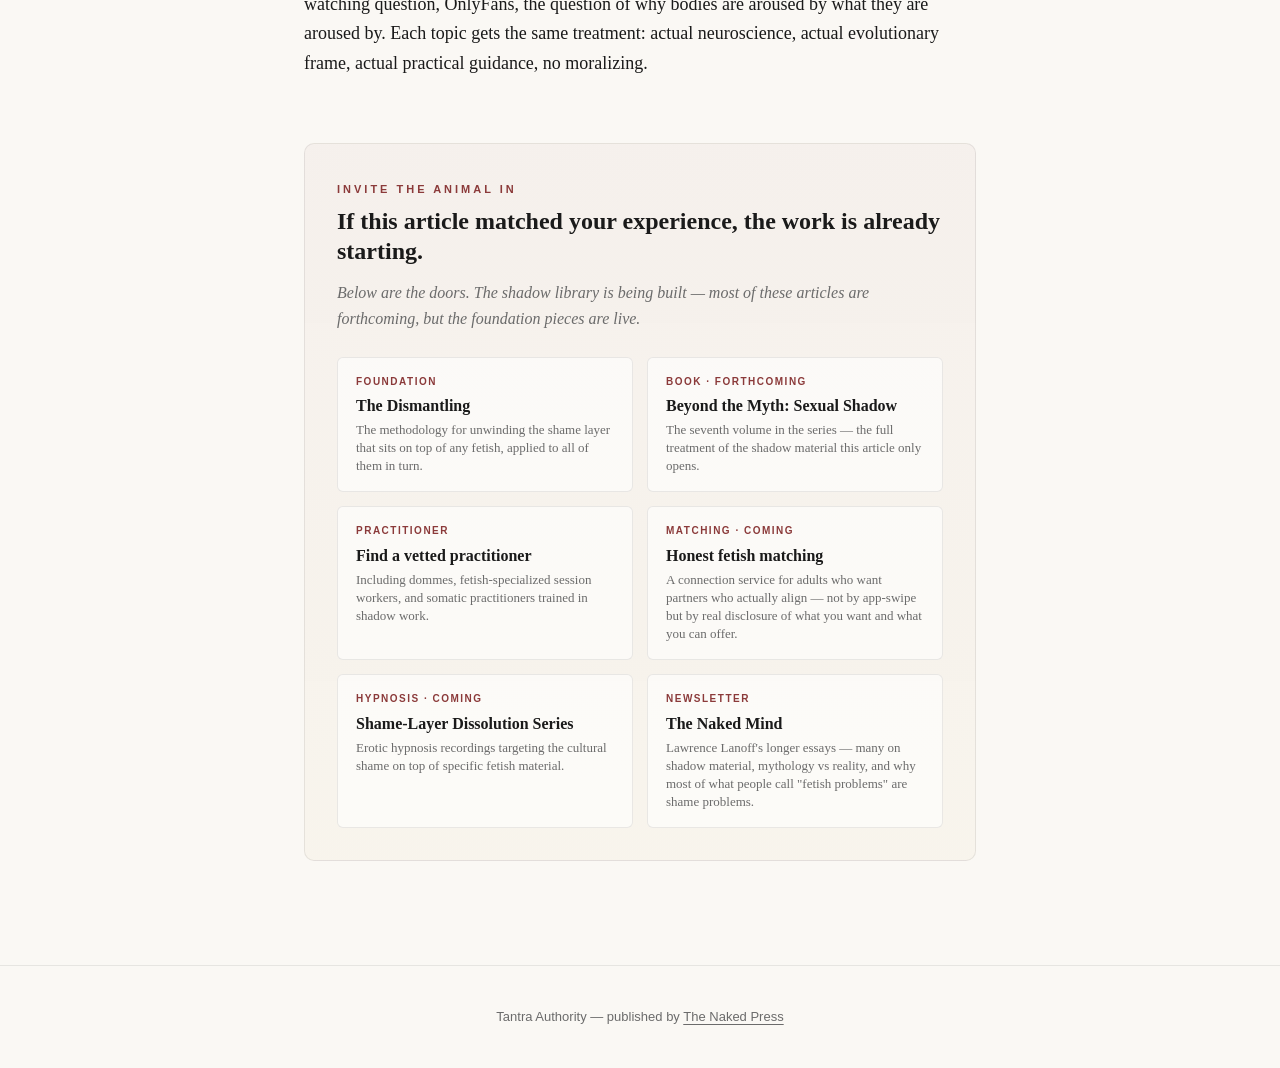
<file: articles/beyond-the-myth-foot-fetish.html>
<!DOCTYPE html>
<html lang="en">
<head>
<meta charset="UTF-8">
<meta name="viewport" content="width=device-width, initial-scale=1.0">
<title>Beyond the Myth: The Definitive Article on Foot Fetishes — Tantra Authority</title>
<meta name="description" content="The actual neuroscience, evolutionary biology, and embodied truth of foot fetishes — stripped of moralizing, kink-shaming, and therapy-pathologizing. The first half of an honest education in why bodies are aroused by what they're aroused by.">
<meta name="author" content="Lawrence Lanoff">
<link rel="stylesheet" href="../styles.css">
<link rel="icon" href="data:image/svg+xml,<svg xmlns='http://www.w3.org/2000/svg' viewBox='0 0 100 100'><text y='.9em' font-size='90'>○</text></svg>">
<script type="application/ld+json">
{
  "@context": "https://schema.org",
  "@type": "Article",
  "headline": "Beyond the Myth: The Definitive Article on Foot Fetishes \u2014 Tantra Authority",
  "description": "The actual neuroscience, evolutionary biology, and embodied truth of foot fetishes \u2014 stripped of moralizing, kink-shaming, and therapy-pathologizing. The first half of an honest education in why bodies are aroused by what they",
  "author": {
    "@type": "Person",
    "name": "Lawrence Lanoff",
    "url": "https://lawrencelanoff.com",
    "sameAs": [
      "https://lawrenceenergy.substack.com",
      "https://lawrencetheenergymaster.com"
    ],
    "jobTitle": "Teacher, Author, Founder of The Naked Press",
    "description": "Thirty-year teacher in modern Tantra, consciousness, and embodied practice. Author of the Beyond the Myth book series."
  },
  "publisher": {
    "@type": "Organization",
    "name": "Open Relationship Authority",
    "url": "https://open-relationship-authority.com/"
  },
  "datePublished": "2026-05-19",
  "dateModified": "2026-05-19",
  "mainEntityOfPage": {
    "@type": "WebPage",
    "@id": "https://open-relationship-authority.com/articles/beyond-the-myth-foot-fetish.html"
  },
  "url": "https://open-relationship-authority.com/articles/beyond-the-myth-foot-fetish.html",
  "inLanguage": "en-US",
  "isAccessibleForFree": true,
  "articleSection": "Open Relationships"
}
</script>
<script type="application/ld+json">
{
  "@context": "https://schema.org",
  "@type": "BreadcrumbList",
  "itemListElement": [
    {
      "@type": "ListItem",
      "position": 1,
      "name": "Home",
      "item": "https://open-relationship-authority.com/"
    },
    {
      "@type": "ListItem",
      "position": 2,
      "name": "Articles",
      "item": "https://open-relationship-authority.com/#articles"
    },
    {
      "@type": "ListItem",
      "position": 3,
      "name": "Beyond the Myth: The Definitive Article on Foot Fetishes \u2014 Tantra Authority",
      "item": "https://open-relationship-authority.com/articles/beyond-the-myth-foot-fetish.html"
    }
  ]
}
</script>
</head>
<body>

<header class="site-header">
  <div class="site-header-inner">
    <a href="../index.html" class="site-logo">TANTRA <span>AUTHORITY</span></a>
    <nav class="site-nav">
      <a href="../index.html">Articles</a>
      <a href="../directory.html">Directory</a>
      <a href="../shop.html">Shop</a>
      <a href="../book.html">The Book</a>
      <a href="../about.html">About</a>
    </nav>
  </div>
</header>

<main>

  <div class="article-meta">
    <span class="pill">Beyond the Myth · Shadow Library</span>
    <span>14 min read</span>
  </div>

  <h1>Beyond the Myth:<br>The Definitive Article on Foot Fetishes</h1>

  <p>Foot fetish is the most common non-genital sexual fixation in the human population. Across every survey, every era, every culture that has bothered to ask, between 4 and 8 percent of adults report sustained sexual interest in feet, and a much larger group reports occasional or contextual interest. This is consistent across straight, gay, and bisexual populations, across every economic stratum, across continents. It is one of the most reliably recurring patterns in human sexuality, and it is also one of the most relentlessly mocked, pathologized, and shame-loaded.</p>

  <p>This article is what an honest education in the topic looks like. No moralizing. No "let's understand WHY you have this so we can fix you." No therapy-speak about unresolved childhood material (although childhood material is part of the picture, as we'll cover honestly). Just: what is this, why does it happen, what does it mean, how should you operate inside it.</p>

  <h2>What it actually is</h2>

  <p>A foot fetish — clinically, "podophilia" — is a sustained pattern of sexual arousal in response to feet, footwear, foot-related activities, or specific foot-related contexts. It varies in intensity from "I notice and like feet" to "feet are the primary or exclusive arousal trigger." Some people find feet erotic only in particular configurations (specific shapes, specific colors, specific care states, specific power dynamics). Some find feet erotic in almost any configuration.</p>

  <p>It is not a dysfunction. It is a recognized, common, stable variant of human sexual response. The DSM only lists fetishism as a clinical concern when it causes distress or impairs functioning — which means the dysfunction, if any, is in the distress, not in the foot interest itself.</p>

  <h2>The neuroscience — why feet specifically</h2>

  <p>This is the most interesting part, and it has a real answer. The piece of the brain that processes sensation from the genitals (the somatosensory cortex) is anatomically adjacent to the piece that processes sensation from the feet. Look at a picture of the sensory homunculus — the map of where each body part is represented in the cortex — and you'll see the feet sitting right next to the genitals on the medial surface of the parietal lobe. Almost touching.</p>

  <p>In a substantial percentage of brains, there is partial cross-wiring between these two adjacent regions. Sensation in one area can spill over and partially activate the other. This isn't pathological. It's anatomical neighborliness producing functional overlap. Vilayanur Ramachandran (the neuroscientist who has done the most public work on this) has documented the phenomenon in detail and proposed it as the most likely structural explanation for foot fetish being so common.</p>

  <p>That doesn't mean every foot fetish has a single neurological cause. Some are reinforced by early erotic experiences. Some are cultivated through repeated exposure to footwear-fetish content. Some are downstream of power-dynamic patterns where the foot represents service, submission, or dominance. Some are aesthetic — the foot as a particular kind of beautiful object. Some are all of the above. Multiple causal pathways converge on the same outcome.</p>

  <h2>The evolutionary frame</h2>

  <p>Why would natural selection allow this kind of "miswiring" to persist? A few real possibilities:</p>

  <p><strong>1. It costs nothing.</strong> Sexual interest in feet does not impair reproduction. People with foot fetishes have children at the same rate as anyone else. Selection has no reason to weed it out.</p>

  <p><strong>2. The cross-wiring may be informational.</strong> Feet are one of the most reliable indicators of overall health, age, hygiene, and lifestyle in a partner. They are also one of the body parts hardest to disguise. Walking patterns, foot shape, and foot care signal a great deal about a potential mate. A mild attentional bias toward feet may carry real evolutionary value as a partner-evaluation tool — and the cross-wiring with sexual circuits may be how that bias gets reinforced.</p>

  <p><strong>3. Submission and worship are evolutionarily ancient.</strong> Across many primate species, low-status individuals signal deference by attending to high-status individuals' lower body. Touching, grooming, or attending to feet has carried social meaning for tens of millions of years before humans existed. The eroticization of these positions is downstream of how deep the underlying behavioral patterns go.</p>

  <h2>What about the developmental / childhood story?</h2>

  <p>Some foot fetishes do trace to specific early experiences. The classic example: a child who, during a moment of early erotic awareness, was looking at or touching their mother's or sister's or friend's feet, and the brain wired the association in. This is real and well-documented.</p>

  <p>But it is not "the cause." Most adults with strong foot fetishes cannot identify a triggering childhood incident, and many people who can identify such incidents do not develop fetishes. The childhood-imprinting story is one of several mechanisms, not the master narrative.</p>

  <p>The therapy-industry's framing — that all fetishes are repressed-trauma artifacts to be processed and resolved — is wrong as a generalization. Some fetishes have trauma underneath. Most don't. Treating every fetish as a symptom to be cured is itself a form of moralizing dressed in clinical language.</p>

  <h2>The shame layer — and why dismantling it matters</h2>

  <p>The actual problem most foot-fetish-having adults experience is not the fetish. It is the shame about having the fetish. The shame produces the secrecy, the secrecy produces the isolation, the isolation produces the desperate behavior, and the desperate behavior produces the public-shaming reinforcement loop. The fetish itself is structurally neutral.</p>

  <p>Shame about a foot fetish is one of the most thoroughly culturally manufactured items in modern sexual life. It's funny in sitcoms. It's punchline material in podcasts. It's the standard "weird" thing thrown at men in dating contexts. None of this is grounded in any actual harm or pathology — it is grounded in the cultural decision that some forms of attraction are normal and others are mockable.</p>

  <p>The dismantling work, applied here:</p>

  <ul>
    <li><strong>Notice the shame.</strong> Not "process" it, not "understand" it — notice that it's running.</li>
    <li><strong>Identify the source.</strong> Where did the message that this attraction was shameful come from? Family? Peers? A specific incident of being mocked? Media?</li>
    <li><strong>Notice that the source had nothing to do with the actual experience.</strong> The shame is inherited. The arousal is yours.</li>
    <li><strong>Practice the body-level move of receiving the arousal without adding the shame layer.</strong> Notice when feet appear in your visual field. Notice the response. Don't suppress it. Don't perform it. Just feel it. Each time you do this, the layer of cultural overlay thins.</li>
  </ul>

  <h2>How to actually live with it</h2>

  <p>Practical, in order of how often it comes up:</p>

  <p><strong>If you are partnered:</strong> Tell your partner. Not as a confession, not as a "burden I'm asking you to accept" — as a fact about how your body works. Most partners receive this much better than most fetishists fear. Some partners are enthusiastic. Some are neutral and willing to incorporate it. Some are not interested but understand and don't shame. A small number react badly — those reactions are about the partner's relationship to sexuality, not about you.</p>

  <p><strong>If your partner is not interested:</strong> That is information about the partnership, not a verdict on you. Many couples find that one partner has a fetish and the other doesn't. Healthy adult partnerships either include the fetish in some form (porn, a particular practice, occasional engagement), agree that the fetish lives outside the partnership in a structured way (open agreement, sex worker, solo content), or the partnership eventually finds itself misaligned at a level that warrants change. None of these outcomes is failure. They are different outcomes for different couples.</p>

  <p><strong>If you are dating:</strong> Disclose at an appropriate point. Not first date. Not after engagement. Somewhere in the middle when sexuality is being discussed honestly. Frame it as "this is how my body works" — not "I have a thing I'm hoping you'll accept." Self-shaming the disclosure makes the disclosure land badly. Matter-of-fact disclosure usually lands fine.</p>

  <p><strong>If you want to engage with content:</strong> Foot-focused content is one of the largest and least-stigmatized fetish-content categories on the internet. There is enough that you can be selective. Quality varies. Most of it is performative. A small percentage is made by people who actually have foot fetishes themselves (creators) for people who actually have foot fetishes (audience), and that subset reads differently than the mass-market product.</p>

  <p><strong>If you want to engage with another person professionally:</strong> Sex workers and dommes who specialize in foot work exist in every major city and online. Use the directory linked below. Vet for safety, lineage of practice, and clarity of pricing. A good professional encounter is often more satisfying than the same content consumed through a screen, because the body responds to actual presence differently than to images.</p>

  <h2>The bigger picture</h2>

  <p>Every fetish — foot, submission, group sex, voyeurism, exhibitionism, anything else — has a similar shape: real underlying mechanisms (neurological, developmental, evolutionary), a real lived experience for the person who has it, and a layer of cultural shame that is structurally separate from the experience itself. The shame layer is what causes the suffering in almost every case. The fetish itself is just a feature of how the body works.</p>

  <p>This site exists in part to do the same kind of honest education for the rest of the fetish landscape — submission and dominance, group sex, voyeurism, exhibitionism, the porn-watching question, OnlyFans, the question of why bodies are aroused by what they are aroused by. Each topic gets the same treatment: actual neuroscience, actual evolutionary frame, actual practical guidance, no moralizing.</p>

  <div class="animal-cta">
    <div class="animal-cta-eyebrow">Invite the Animal In</div>
    <h3 class="animal-cta-headline">If this article matched your experience, the work is already starting.</h3>
    <p class="animal-cta-intro">Below are the doors. The shadow library is being built — most of these articles are forthcoming, but the foundation pieces are live.</p>
    <div class="rabbit-hole">
      <a href="the-dismantling.html" class="rabbit-hole-item">
        <div class="rh-label">Foundation</div>
        <div class="rh-title">The Dismantling</div>
        <div class="rh-desc">The methodology for unwinding the shame layer that sits on top of any fetish, applied to all of them in turn.</div>
      </a>
      <a href="../book.html" class="rabbit-hole-item">
        <div class="rh-label">Book · Forthcoming</div>
        <div class="rh-title">Beyond the Myth: Sexual Shadow</div>
        <div class="rh-desc">The seventh volume in the series — the full treatment of the shadow material this article only opens.</div>
      </a>
      <a href="../directory.html" class="rabbit-hole-item">
        <div class="rh-label">Practitioner</div>
        <div class="rh-title">Find a vetted practitioner</div>
        <div class="rh-desc">Including dommes, fetish-specialized session workers, and somatic practitioners trained in shadow work.</div>
      </a>
      <a href="../match.html" class="rabbit-hole-item">
        <div class="rh-label">Matching · Coming</div>
        <div class="rh-title">Honest fetish matching</div>
        <div class="rh-desc">A connection service for adults who want partners who actually align — not by app-swipe but by real disclosure of what you want and what you can offer.</div>
      </a>
      <a href="../shop.html#hypnosis" class="rabbit-hole-item">
        <div class="rh-label">Hypnosis · Coming</div>
        <div class="rh-title">Shame-Layer Dissolution Series</div>
        <div class="rh-desc">Erotic hypnosis recordings targeting the cultural shame on top of specific fetish material.</div>
      </a>
      <a href="https://thenakedmind.ai" class="rabbit-hole-item">
        <div class="rh-label">Newsletter</div>
        <div class="rh-title">The Naked Mind</div>
        <div class="rh-desc">Lawrence Lanoff's longer essays — many on shadow material, mythology vs reality, and why most of what people call "fetish problems" are shame problems.</div>
      </a>
    </div>
  </div>

</main>

<footer class="site-footer">
  <div>Tantra Authority — published by <a href="https://thenaked.press">The Naked Press</a></div>
</footer>

</body>
</html>
</file>
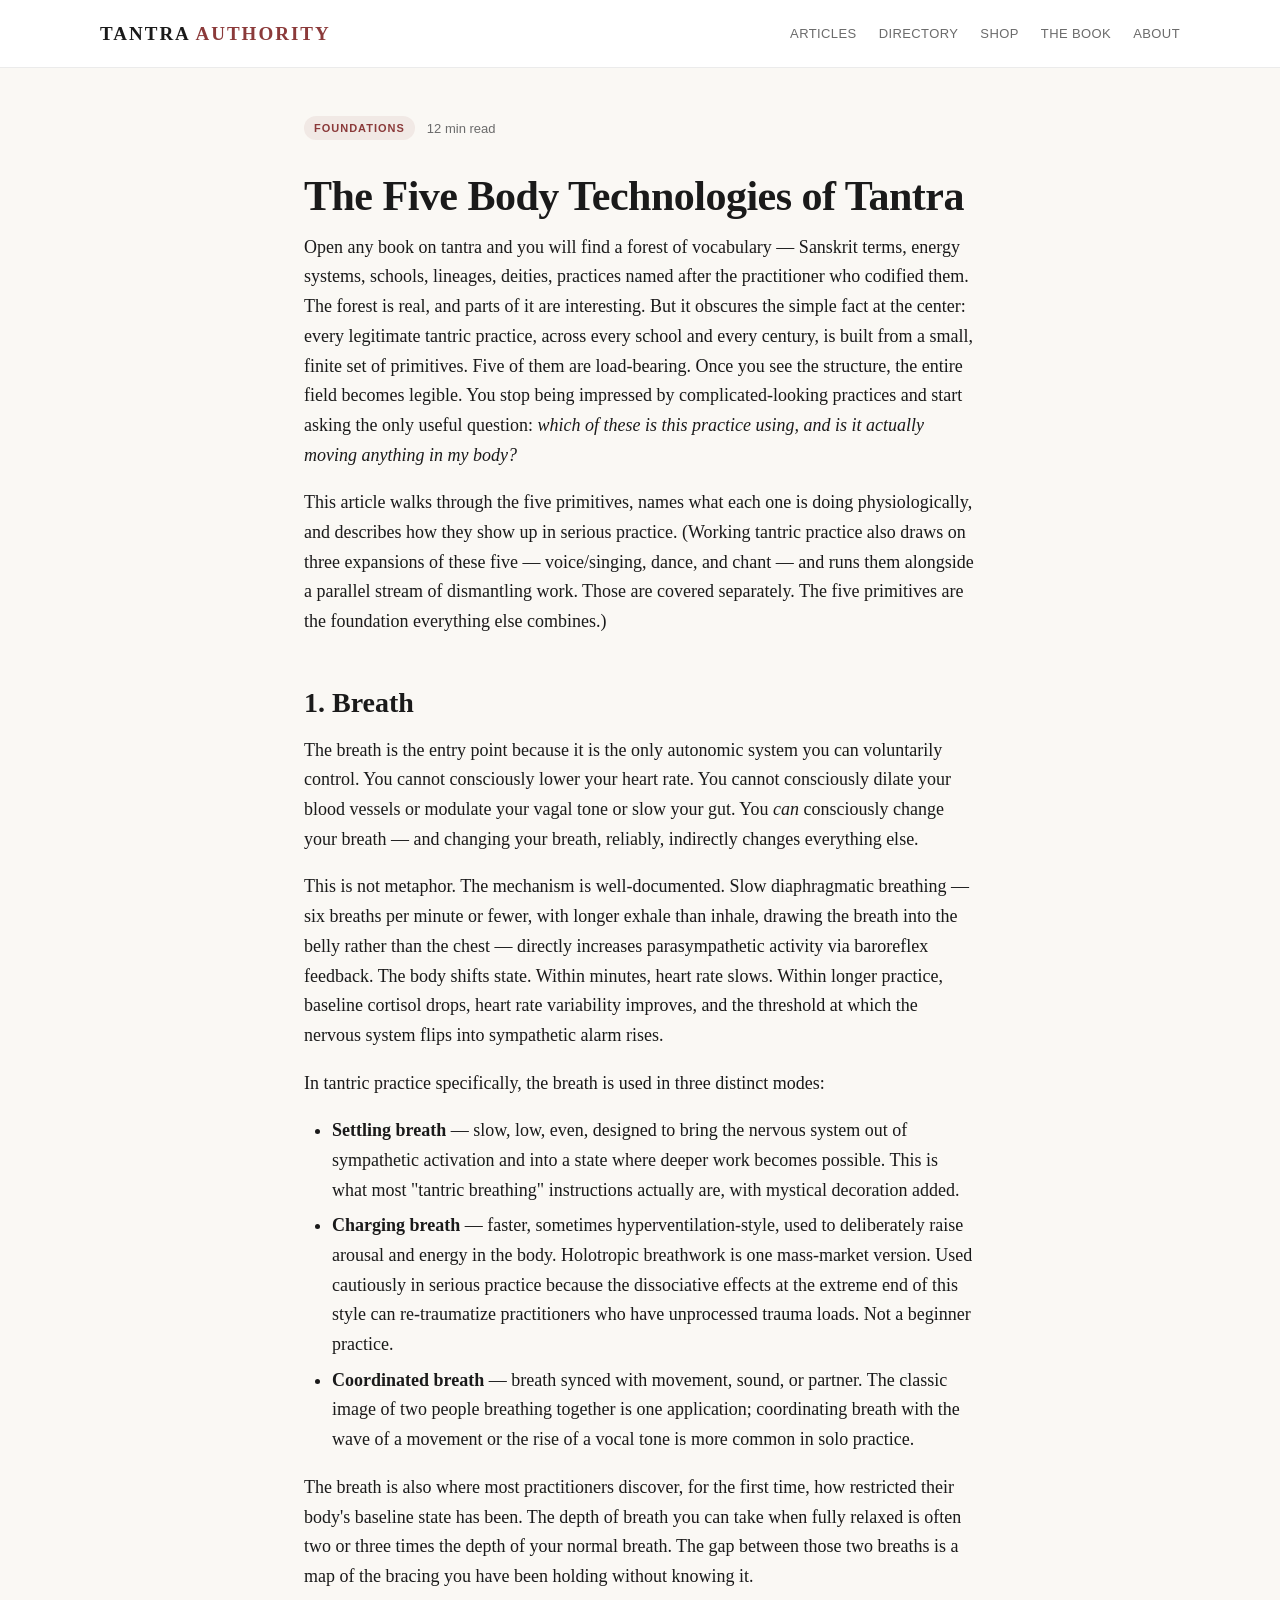
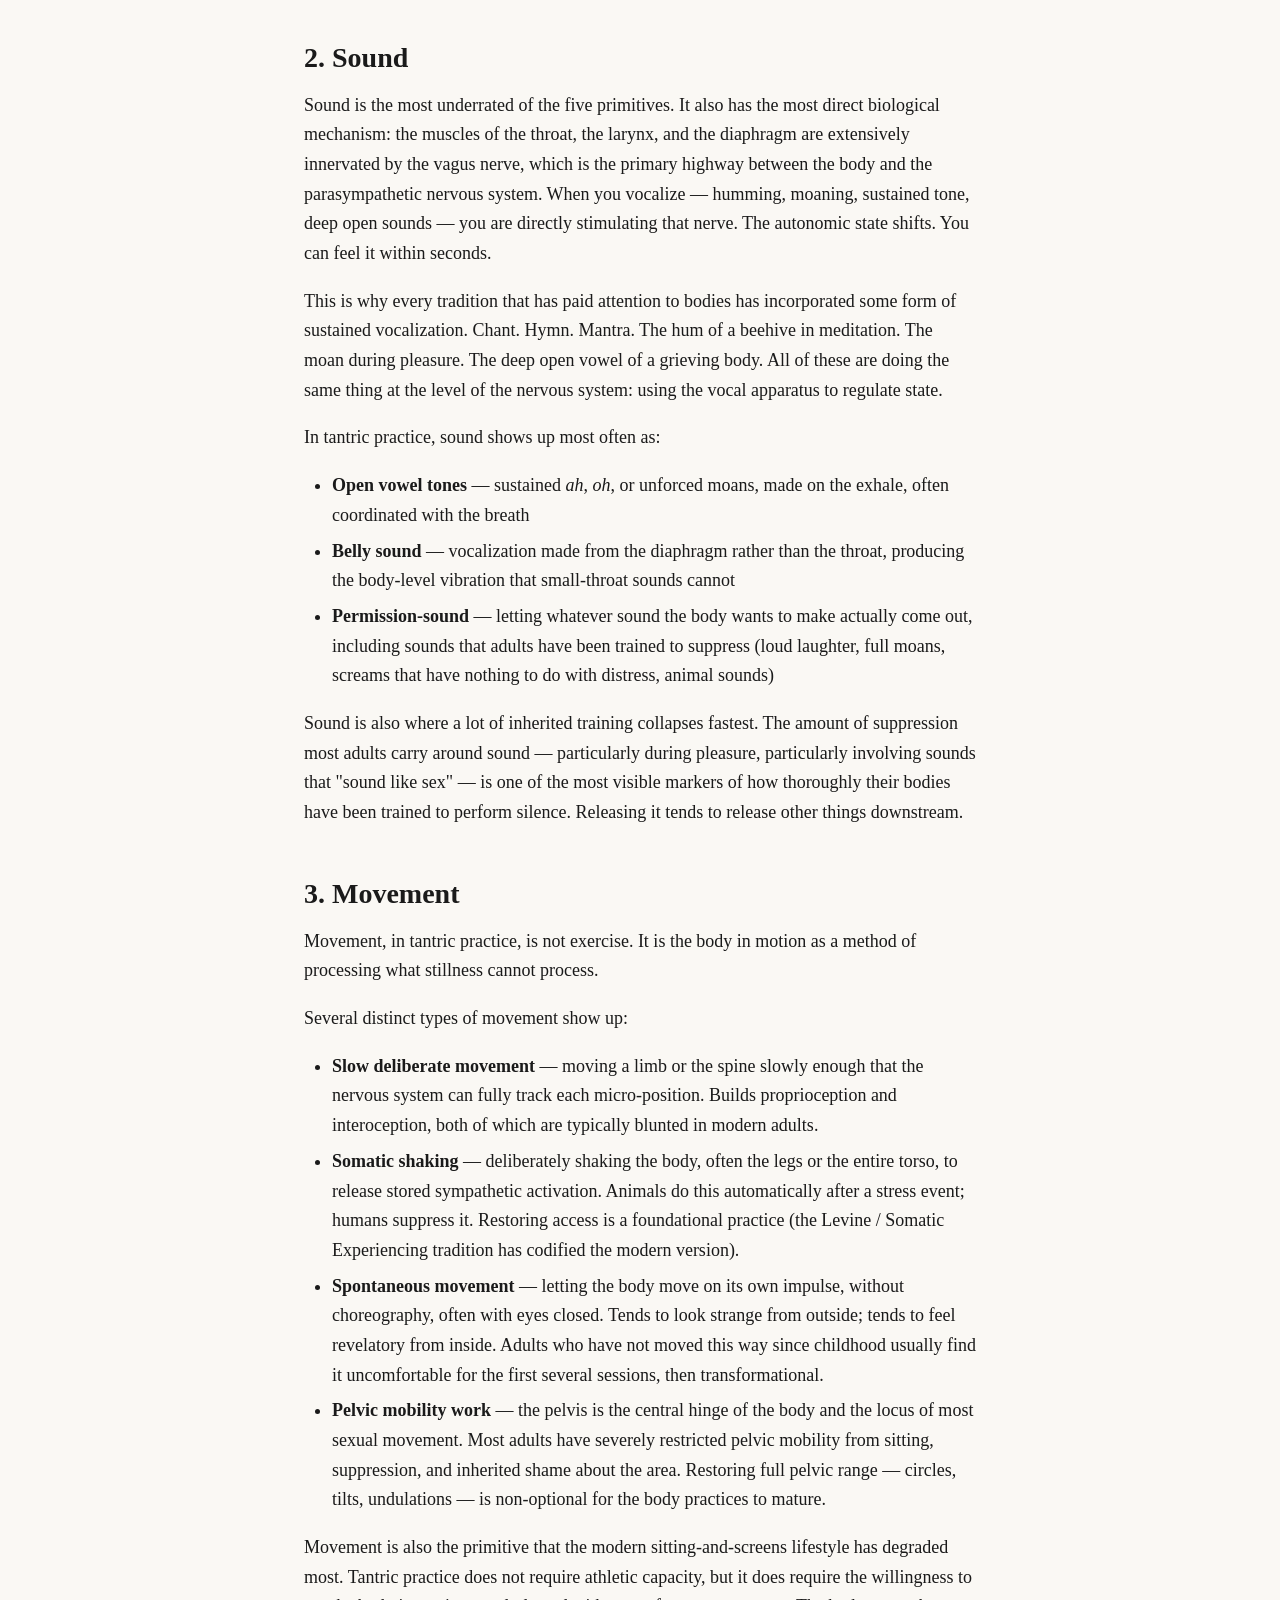
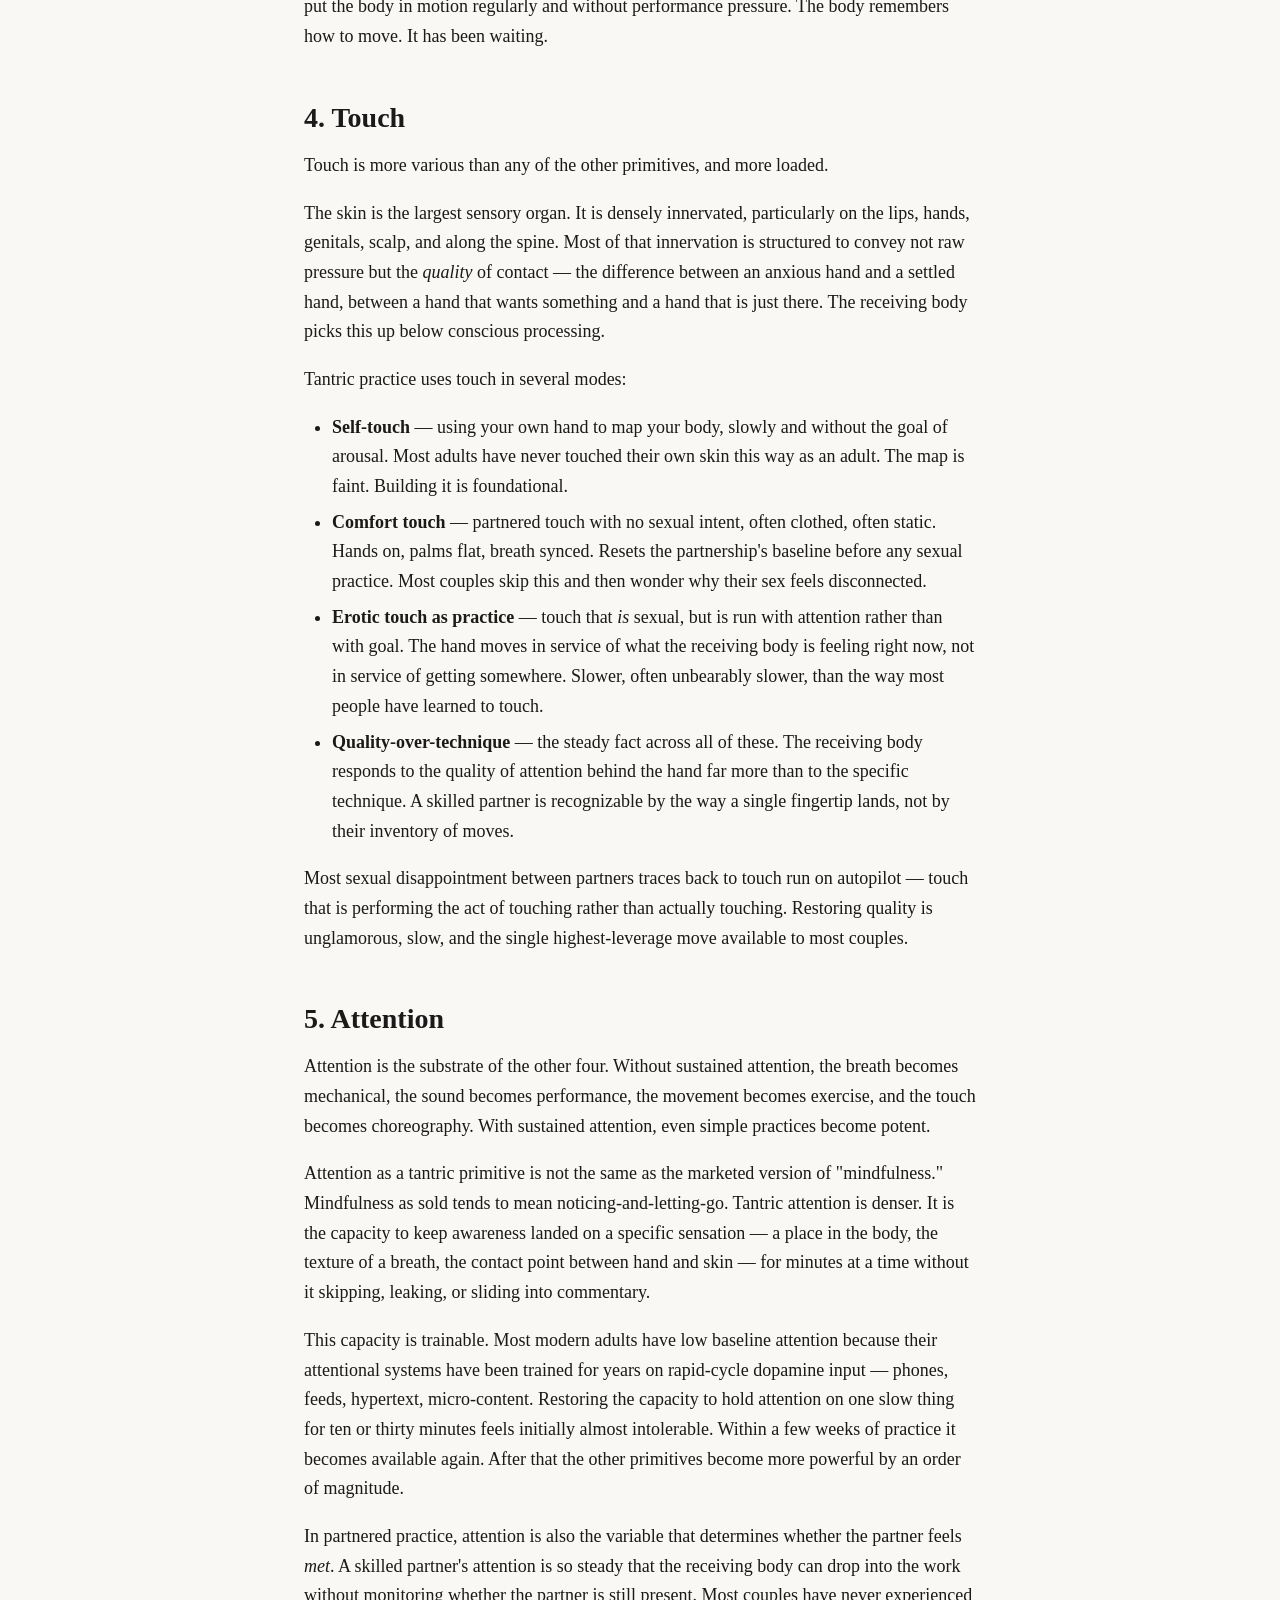
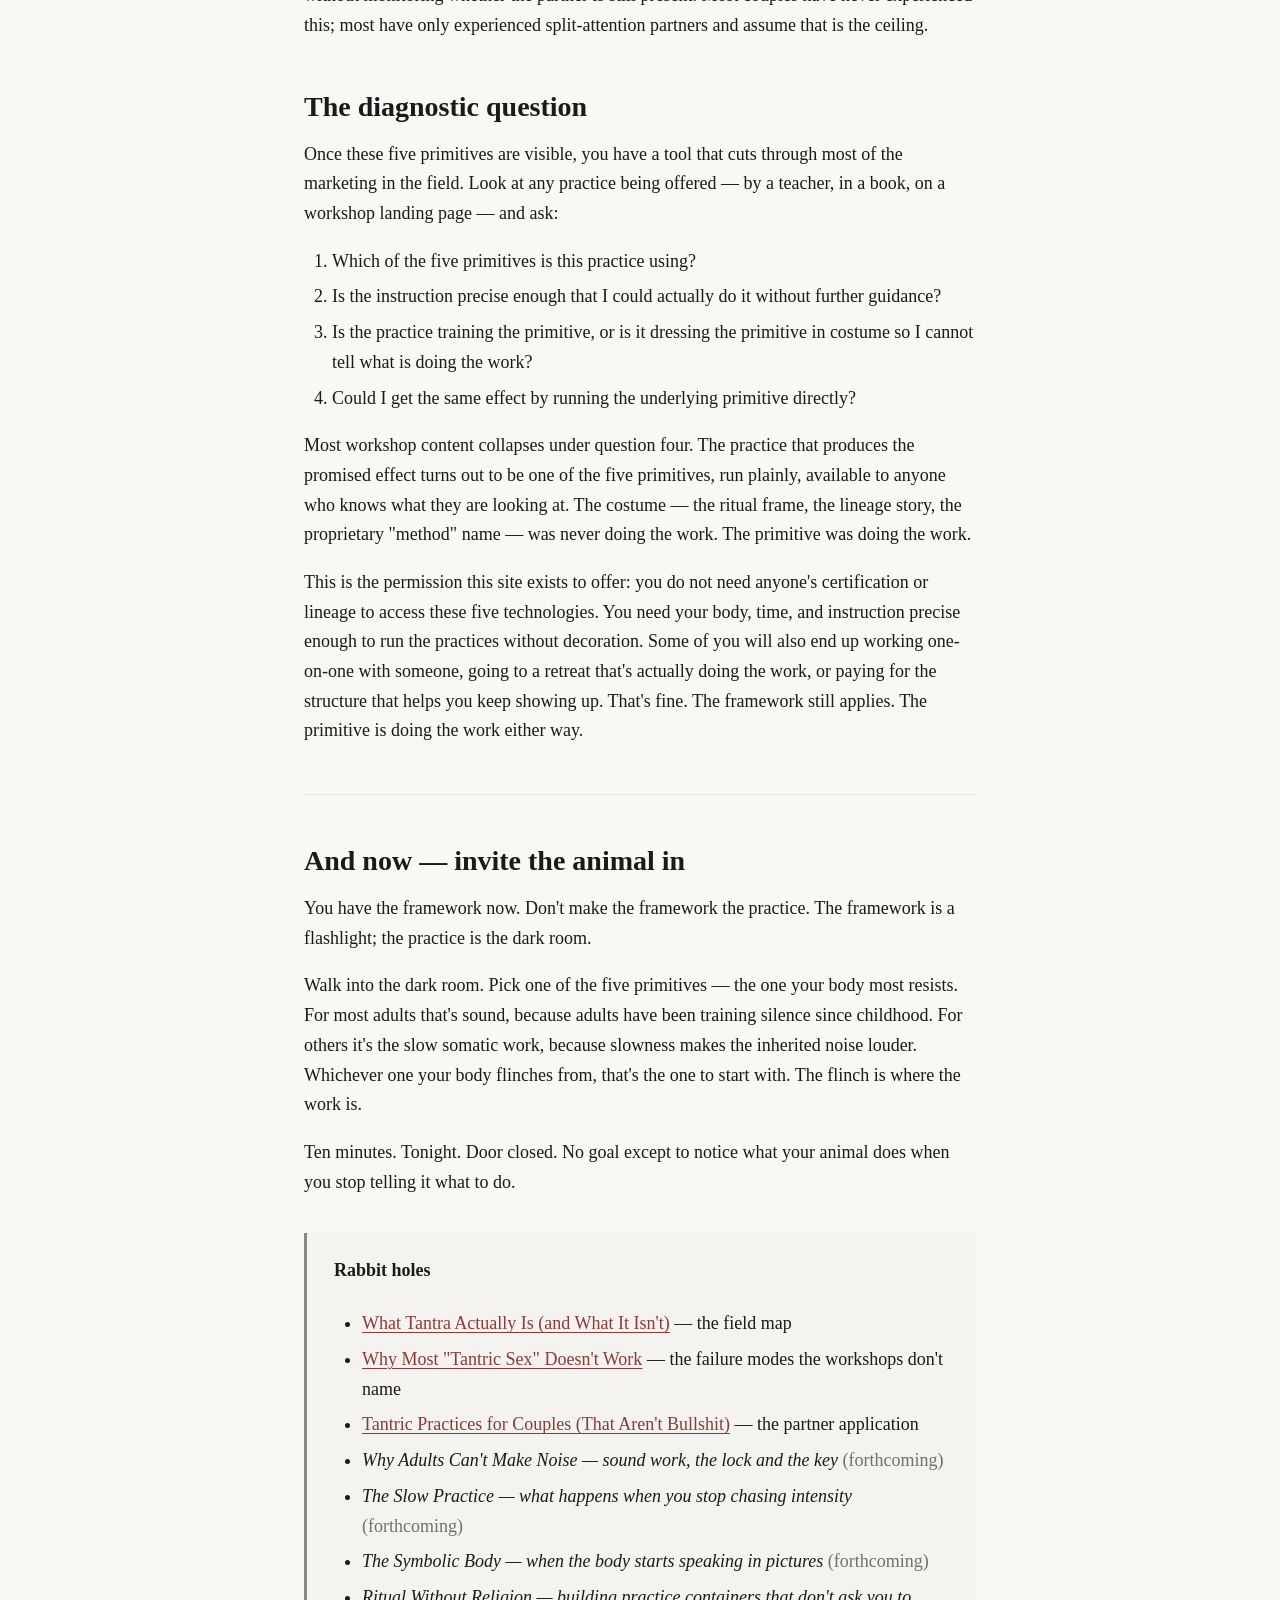
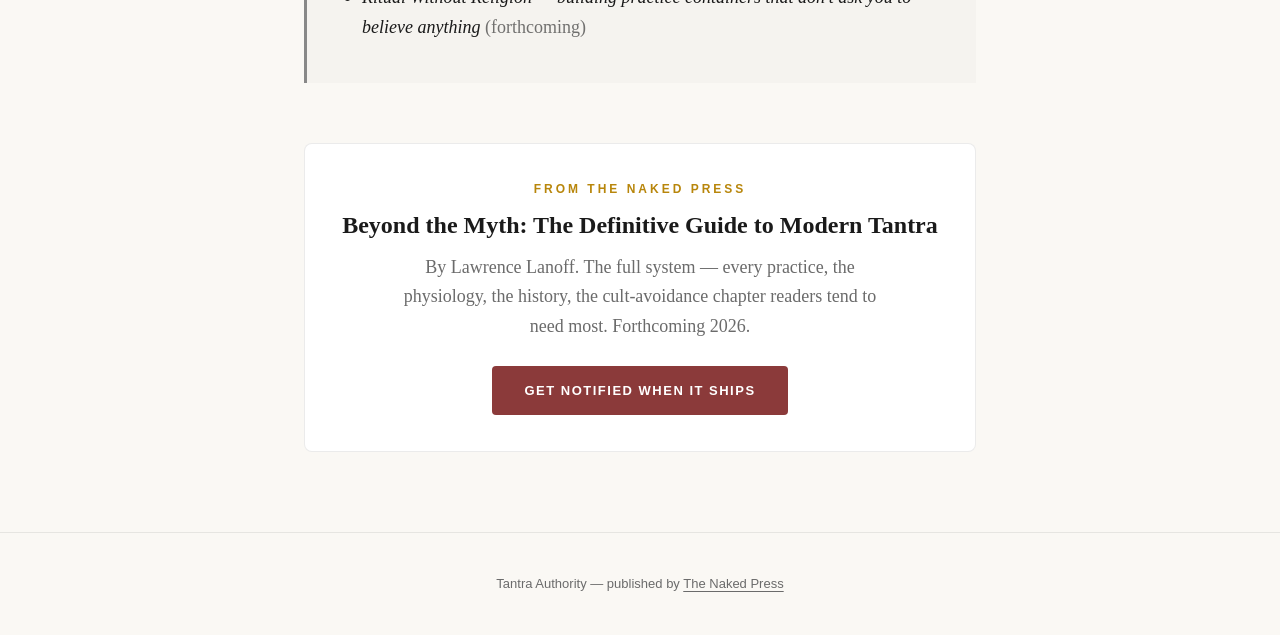
<file: articles/five-body-technologies.html>
<!DOCTYPE html>
<html lang="en">
<head>
<meta charset="UTF-8">
<meta name="viewport" content="width=device-width, initial-scale=1.0">
<title>The Five Body Technologies of Tantra — Tantra Authority</title>
<meta name="description" content="Breath. Sound. Movement. Touch. Attention. Every legitimate tantric practice is built from these five primitives in different combinations. Once you see the structure, the whole field becomes legible.">
<meta name="author" content="Lawrence Lanoff">
<link rel="stylesheet" href="../styles.css">
<link rel="icon" href="data:image/svg+xml,<svg xmlns='http://www.w3.org/2000/svg' viewBox='0 0 100 100'><text y='.9em' font-size='90'>○</text></svg>">
<script type="application/ld+json">
{
  "@context": "https://schema.org",
  "@type": "Article",
  "headline": "The Five Body Technologies of Tantra \u2014 Tantra Authority",
  "description": "Breath. Sound. Movement. Touch. Attention. Every legitimate tantric practice is built from these five primitives in different combinations. Once you see the structure, the whole field becomes legible.",
  "author": {
    "@type": "Person",
    "name": "Lawrence Lanoff",
    "url": "https://lawrencelanoff.com",
    "sameAs": [
      "https://lawrenceenergy.substack.com",
      "https://lawrencetheenergymaster.com"
    ],
    "jobTitle": "Teacher, Author, Founder of The Naked Press",
    "description": "Thirty-year teacher in modern Tantra, consciousness, and embodied practice. Author of the Beyond the Myth book series."
  },
  "publisher": {
    "@type": "Organization",
    "name": "Open Relationship Authority",
    "url": "https://open-relationship-authority.com/"
  },
  "datePublished": "2026-05-19",
  "dateModified": "2026-05-19",
  "mainEntityOfPage": {
    "@type": "WebPage",
    "@id": "https://open-relationship-authority.com/articles/five-body-technologies.html"
  },
  "url": "https://open-relationship-authority.com/articles/five-body-technologies.html",
  "inLanguage": "en-US",
  "isAccessibleForFree": true,
  "articleSection": "Open Relationships"
}
</script>
<script type="application/ld+json">
{
  "@context": "https://schema.org",
  "@type": "BreadcrumbList",
  "itemListElement": [
    {
      "@type": "ListItem",
      "position": 1,
      "name": "Home",
      "item": "https://open-relationship-authority.com/"
    },
    {
      "@type": "ListItem",
      "position": 2,
      "name": "Articles",
      "item": "https://open-relationship-authority.com/#articles"
    },
    {
      "@type": "ListItem",
      "position": 3,
      "name": "The Five Body Technologies of Tantra \u2014 Tantra Authority",
      "item": "https://open-relationship-authority.com/articles/five-body-technologies.html"
    }
  ]
}
</script>
</head>
<body>

<header class="site-header">
  <div class="site-header-inner">
    <a href="../index.html" class="site-logo">TANTRA <span>AUTHORITY</span></a>
    <nav class="site-nav">
      <a href="../index.html">Articles</a>
      <a href="../directory.html">Directory</a>
      <a href="../shop.html">Shop</a>
      <a href="../book.html">The Book</a>
      <a href="../about.html">About</a>
    </nav>
  </div>
</header>

<main>

  <div class="article-meta">
    <span class="pill">Foundations</span>
    <span>12 min read</span>
  </div>

  <h1>The Five Body Technologies of Tantra</h1>

  <p>Open any book on tantra and you will find a forest of vocabulary — Sanskrit terms, energy systems, schools, lineages, deities, practices named after the practitioner who codified them. The forest is real, and parts of it are interesting. But it obscures the simple fact at the center: every legitimate tantric practice, across every school and every century, is built from a small, finite set of primitives. Five of them are load-bearing. Once you see the structure, the entire field becomes legible. You stop being impressed by complicated-looking practices and start asking the only useful question: <em>which of these is this practice using, and is it actually moving anything in my body?</em></p>

  <p>This article walks through the five primitives, names what each one is doing physiologically, and describes how they show up in serious practice. (Working tantric practice also draws on three expansions of these five — voice/singing, dance, and chant — and runs them alongside a parallel stream of dismantling work. Those are covered separately. The five primitives are the foundation everything else combines.)</p>

  <h2>1. Breath</h2>

  <p>The breath is the entry point because it is the only autonomic system you can voluntarily control. You cannot consciously lower your heart rate. You cannot consciously dilate your blood vessels or modulate your vagal tone or slow your gut. You <em>can</em> consciously change your breath — and changing your breath, reliably, indirectly changes everything else.</p>

  <p>This is not metaphor. The mechanism is well-documented. Slow diaphragmatic breathing — six breaths per minute or fewer, with longer exhale than inhale, drawing the breath into the belly rather than the chest — directly increases parasympathetic activity via baroreflex feedback. The body shifts state. Within minutes, heart rate slows. Within longer practice, baseline cortisol drops, heart rate variability improves, and the threshold at which the nervous system flips into sympathetic alarm rises.</p>

  <p>In tantric practice specifically, the breath is used in three distinct modes:</p>

  <ul>
    <li><strong>Settling breath</strong> — slow, low, even, designed to bring the nervous system out of sympathetic activation and into a state where deeper work becomes possible. This is what most "tantric breathing" instructions actually are, with mystical decoration added.</li>
    <li><strong>Charging breath</strong> — faster, sometimes hyperventilation-style, used to deliberately raise arousal and energy in the body. Holotropic breathwork is one mass-market version. Used cautiously in serious practice because the dissociative effects at the extreme end of this style can re-traumatize practitioners who have unprocessed trauma loads. Not a beginner practice.</li>
    <li><strong>Coordinated breath</strong> — breath synced with movement, sound, or partner. The classic image of two people breathing together is one application; coordinating breath with the wave of a movement or the rise of a vocal tone is more common in solo practice.</li>
  </ul>

  <p>The breath is also where most practitioners discover, for the first time, how restricted their body's baseline state has been. The depth of breath you can take when fully relaxed is often two or three times the depth of your normal breath. The gap between those two breaths is a map of the bracing you have been holding without knowing it.</p>

  <h2>2. Sound</h2>

  <p>Sound is the most underrated of the five primitives. It also has the most direct biological mechanism: the muscles of the throat, the larynx, and the diaphragm are extensively innervated by the vagus nerve, which is the primary highway between the body and the parasympathetic nervous system. When you vocalize — humming, moaning, sustained tone, deep open sounds — you are directly stimulating that nerve. The autonomic state shifts. You can feel it within seconds.</p>

  <p>This is why every tradition that has paid attention to bodies has incorporated some form of sustained vocalization. Chant. Hymn. Mantra. The hum of a beehive in meditation. The moan during pleasure. The deep open vowel of a grieving body. All of these are doing the same thing at the level of the nervous system: using the vocal apparatus to regulate state.</p>

  <p>In tantric practice, sound shows up most often as:</p>

  <ul>
    <li><strong>Open vowel tones</strong> — sustained <em>ah</em>, <em>oh</em>, or unforced moans, made on the exhale, often coordinated with the breath</li>
    <li><strong>Belly sound</strong> — vocalization made from the diaphragm rather than the throat, producing the body-level vibration that small-throat sounds cannot</li>
    <li><strong>Permission-sound</strong> — letting whatever sound the body wants to make actually come out, including sounds that adults have been trained to suppress (loud laughter, full moans, screams that have nothing to do with distress, animal sounds)</li>
  </ul>

  <p>Sound is also where a lot of inherited training collapses fastest. The amount of suppression most adults carry around sound — particularly during pleasure, particularly involving sounds that "sound like sex" — is one of the most visible markers of how thoroughly their bodies have been trained to perform silence. Releasing it tends to release other things downstream.</p>

  <h2>3. Movement</h2>

  <p>Movement, in tantric practice, is not exercise. It is the body in motion as a method of processing what stillness cannot process.</p>

  <p>Several distinct types of movement show up:</p>

  <ul>
    <li><strong>Slow deliberate movement</strong> — moving a limb or the spine slowly enough that the nervous system can fully track each micro-position. Builds proprioception and interoception, both of which are typically blunted in modern adults.</li>
    <li><strong>Somatic shaking</strong> — deliberately shaking the body, often the legs or the entire torso, to release stored sympathetic activation. Animals do this automatically after a stress event; humans suppress it. Restoring access is a foundational practice (the Levine / Somatic Experiencing tradition has codified the modern version).</li>
    <li><strong>Spontaneous movement</strong> — letting the body move on its own impulse, without choreography, often with eyes closed. Tends to look strange from outside; tends to feel revelatory from inside. Adults who have not moved this way since childhood usually find it uncomfortable for the first several sessions, then transformational.</li>
    <li><strong>Pelvic mobility work</strong> — the pelvis is the central hinge of the body and the locus of most sexual movement. Most adults have severely restricted pelvic mobility from sitting, suppression, and inherited shame about the area. Restoring full pelvic range — circles, tilts, undulations — is non-optional for the body practices to mature.</li>
  </ul>

  <p>Movement is also the primitive that the modern sitting-and-screens lifestyle has degraded most. Tantric practice does not require athletic capacity, but it does require the willingness to put the body in motion regularly and without performance pressure. The body remembers how to move. It has been waiting.</p>

  <h2>4. Touch</h2>

  <p>Touch is more various than any of the other primitives, and more loaded.</p>

  <p>The skin is the largest sensory organ. It is densely innervated, particularly on the lips, hands, genitals, scalp, and along the spine. Most of that innervation is structured to convey not raw pressure but the <em>quality</em> of contact — the difference between an anxious hand and a settled hand, between a hand that wants something and a hand that is just there. The receiving body picks this up below conscious processing.</p>

  <p>Tantric practice uses touch in several modes:</p>

  <ul>
    <li><strong>Self-touch</strong> — using your own hand to map your body, slowly and without the goal of arousal. Most adults have never touched their own skin this way as an adult. The map is faint. Building it is foundational.</li>
    <li><strong>Comfort touch</strong> — partnered touch with no sexual intent, often clothed, often static. Hands on, palms flat, breath synced. Resets the partnership's baseline before any sexual practice. Most couples skip this and then wonder why their sex feels disconnected.</li>
    <li><strong>Erotic touch as practice</strong> — touch that <em>is</em> sexual, but is run with attention rather than with goal. The hand moves in service of what the receiving body is feeling right now, not in service of getting somewhere. Slower, often unbearably slower, than the way most people have learned to touch.</li>
    <li><strong>Quality-over-technique</strong> — the steady fact across all of these. The receiving body responds to the quality of attention behind the hand far more than to the specific technique. A skilled partner is recognizable by the way a single fingertip lands, not by their inventory of moves.</li>
  </ul>

  <p>Most sexual disappointment between partners traces back to touch run on autopilot — touch that is performing the act of touching rather than actually touching. Restoring quality is unglamorous, slow, and the single highest-leverage move available to most couples.</p>

  <h2>5. Attention</h2>

  <p>Attention is the substrate of the other four. Without sustained attention, the breath becomes mechanical, the sound becomes performance, the movement becomes exercise, and the touch becomes choreography. With sustained attention, even simple practices become potent.</p>

  <p>Attention as a tantric primitive is not the same as the marketed version of "mindfulness." Mindfulness as sold tends to mean noticing-and-letting-go. Tantric attention is denser. It is the capacity to keep awareness landed on a specific sensation — a place in the body, the texture of a breath, the contact point between hand and skin — for minutes at a time without it skipping, leaking, or sliding into commentary.</p>

  <p>This capacity is trainable. Most modern adults have low baseline attention because their attentional systems have been trained for years on rapid-cycle dopamine input — phones, feeds, hypertext, micro-content. Restoring the capacity to hold attention on one slow thing for ten or thirty minutes feels initially almost intolerable. Within a few weeks of practice it becomes available again. After that the other primitives become more powerful by an order of magnitude.</p>

  <p>In partnered practice, attention is also the variable that determines whether the partner feels <em>met</em>. A skilled partner's attention is so steady that the receiving body can drop into the work without monitoring whether the partner is still present. Most couples have never experienced this; most have only experienced split-attention partners and assume that is the ceiling.</p>

  <h2>The diagnostic question</h2>

  <p>Once these five primitives are visible, you have a tool that cuts through most of the marketing in the field. Look at any practice being offered — by a teacher, in a book, on a workshop landing page — and ask:</p>

  <ol>
    <li>Which of the five primitives is this practice using?</li>
    <li>Is the instruction precise enough that I could actually do it without further guidance?</li>
    <li>Is the practice training the primitive, or is it dressing the primitive in costume so I cannot tell what is doing the work?</li>
    <li>Could I get the same effect by running the underlying primitive directly?</li>
  </ol>

  <p>Most workshop content collapses under question four. The practice that produces the promised effect turns out to be one of the five primitives, run plainly, available to anyone who knows what they are looking at. The costume — the ritual frame, the lineage story, the proprietary "method" name — was never doing the work. The primitive was doing the work.</p>

  <p>This is the permission this site exists to offer: you do not need anyone's certification or lineage to access these five technologies. You need your body, time, and instruction precise enough to run the practices without decoration. Some of you will also end up working one-on-one with someone, going to a retreat that's actually doing the work, or paying for the structure that helps you keep showing up. That's fine. The framework still applies. The primitive is doing the work either way.</p>

  <hr>

  <h2>And now — invite the animal in</h2>

  <p>You have the framework now. Don't make the framework the practice. The framework is a flashlight; the practice is the dark room.</p>

  <p>Walk into the dark room. Pick one of the five primitives — the one your body most resists. For most adults that's sound, because adults have been training silence since childhood. For others it's the slow somatic work, because slowness makes the inherited noise louder. Whichever one your body flinches from, that's the one to start with. The flinch is where the work is.</p>

  <p>Ten minutes. Tonight. Door closed. No goal except to notice what your animal does when you stop telling it what to do.</p>

  <div class="rabbit-holes" style="margin: 2em 0; padding: 1.25em 1.5em; border-left: 3px solid #888; background: rgba(0,0,0,0.02);">
    <h4 style="margin-top: 0;">Rabbit holes</h4>
    <ul>
      <li><a href="../articles/what-tantra-actually-is.html">What Tantra Actually Is (and What It Isn't)</a> — the field map</li>
      <li><a href="../articles/why-most-tantric-sex-doesnt-work.html">Why Most "Tantric Sex" Doesn't Work</a> — the failure modes the workshops don't name</li>
      <li><a href="../articles/tantric-practices-for-couples.html">Tantric Practices for Couples (That Aren't Bullshit)</a> — the partner application</li>
      <li><em>Why Adults Can't Make Noise — sound work, the lock and the key</em> <span style="opacity:0.6;">(forthcoming)</span></li>
      <li><em>The Slow Practice — what happens when you stop chasing intensity</em> <span style="opacity:0.6;">(forthcoming)</span></li>
      <li><em>The Symbolic Body — when the body starts speaking in pictures</em> <span style="opacity:0.6;">(forthcoming)</span></li>
      <li><em>Ritual Without Religion — building practice containers that don't ask you to believe anything</em> <span style="opacity:0.6;">(forthcoming)</span></li>
    </ul>
  </div>

  <div class="cta-card">
    <div class="eyebrow">From The Naked Press</div>
    <h3>Beyond the Myth: The Definitive Guide to Modern Tantra</h3>
    <p>By Lawrence Lanoff. The full system — every practice, the physiology, the history, the cult-avoidance chapter readers tend to need most. Forthcoming 2026.</p>
    <a href="../book.html" class="cta-button">Get notified when it ships</a>
  </div>

</main>

<footer class="site-footer">
  <div>Tantra Authority — published by <a href="https://thenaked.press">The Naked Press</a></div>
</footer>

</body>
</html>
</file>
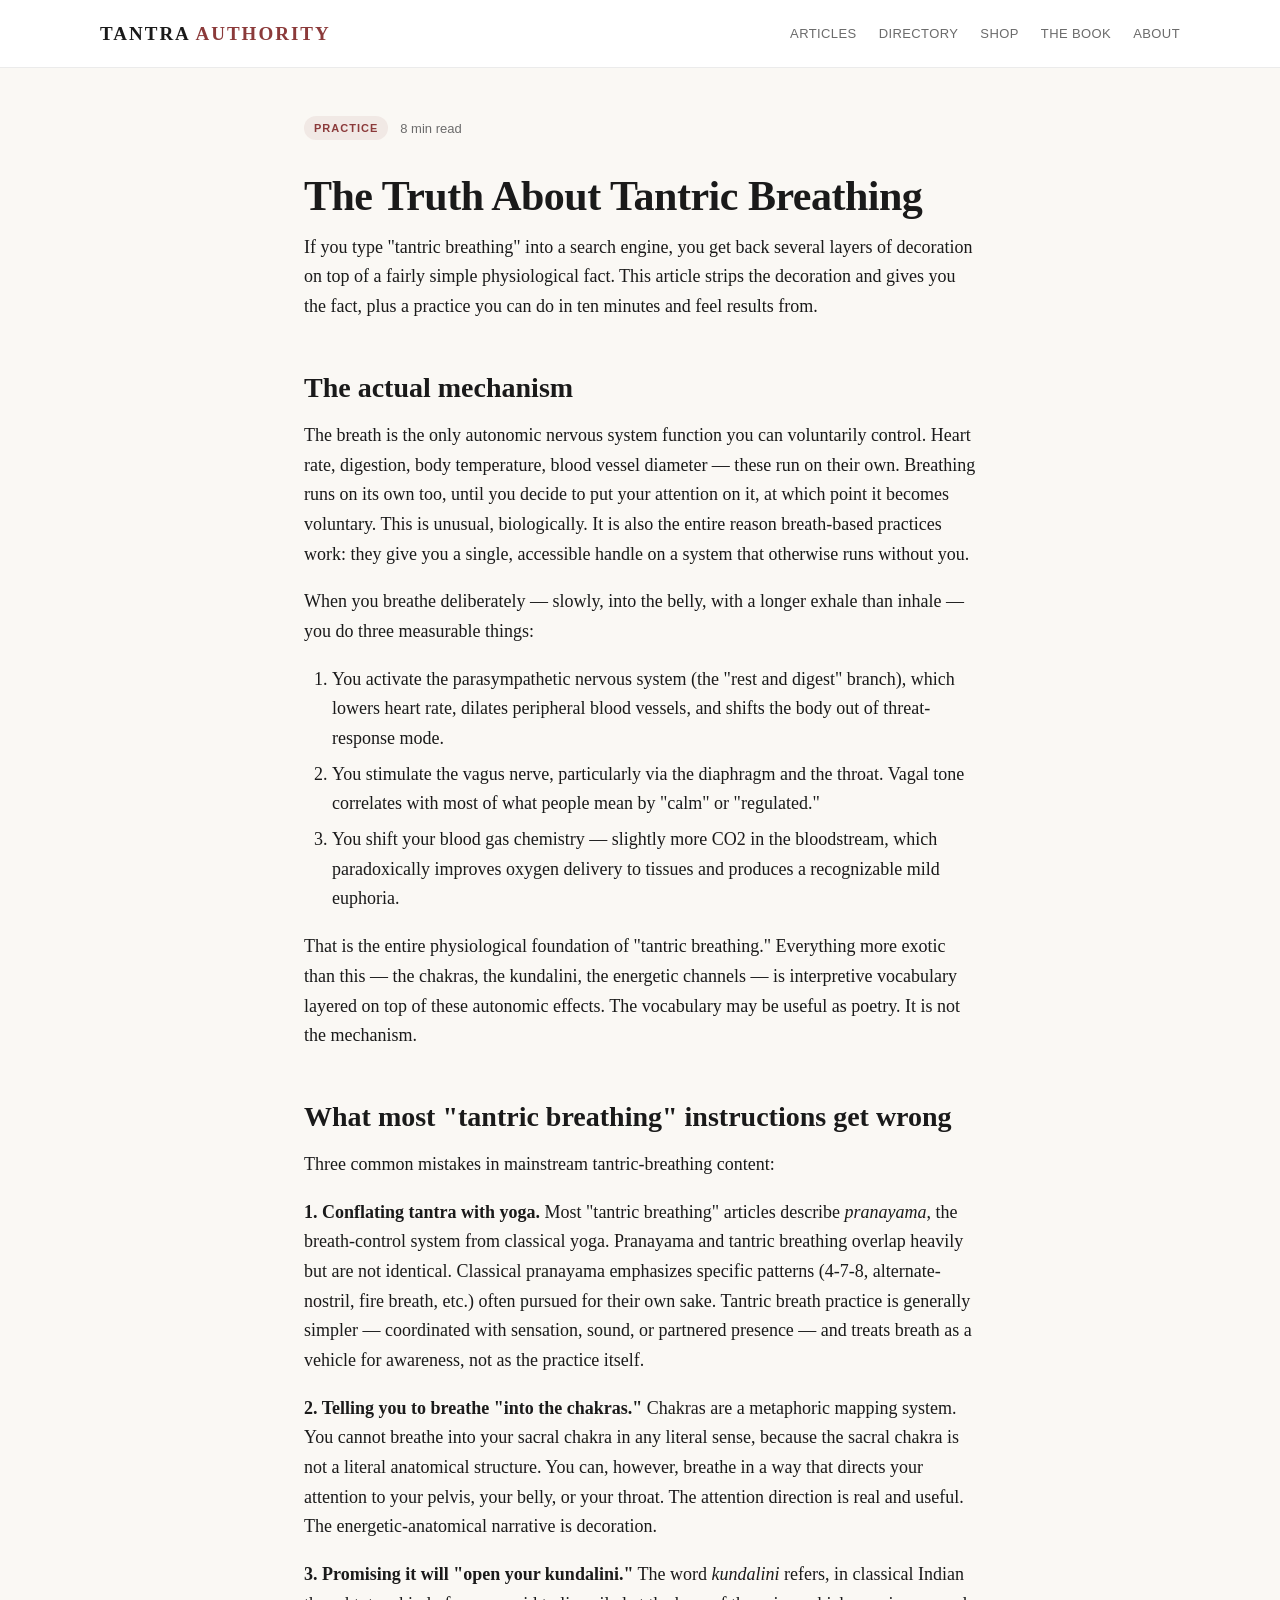
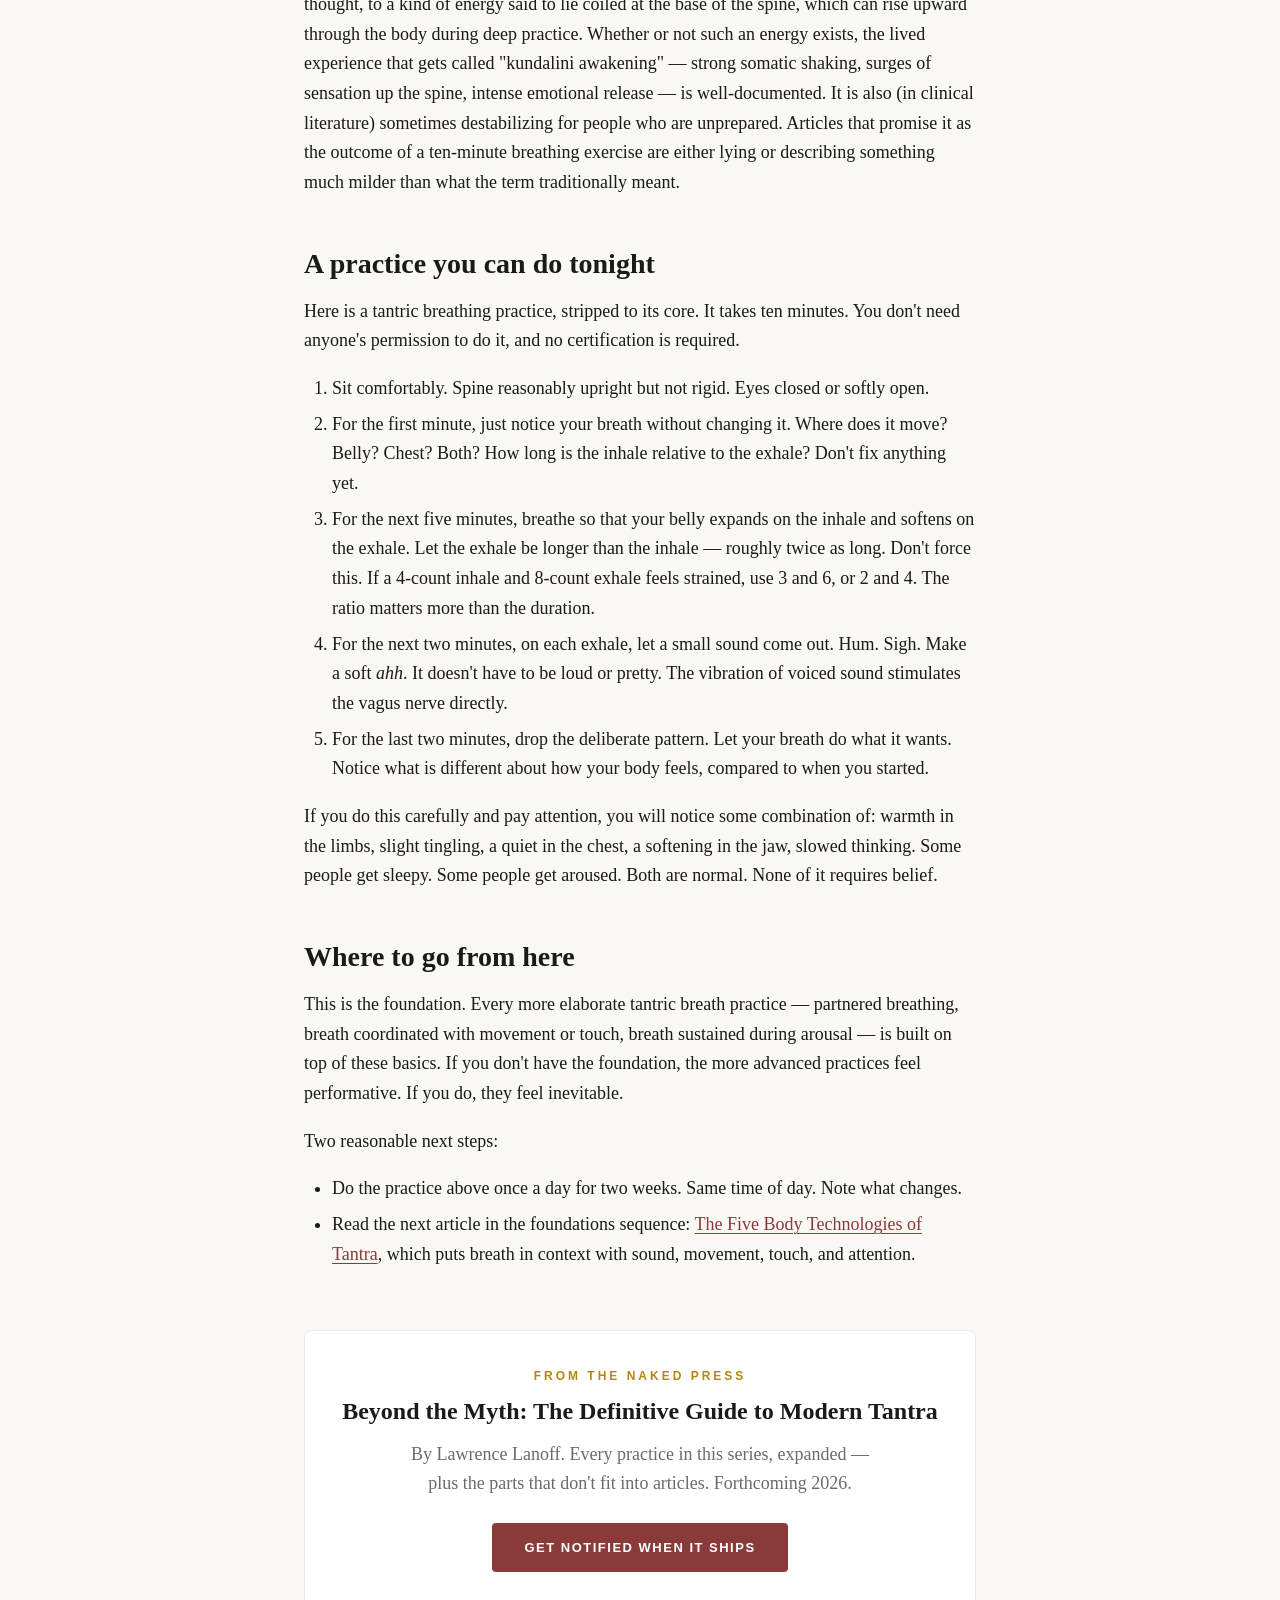
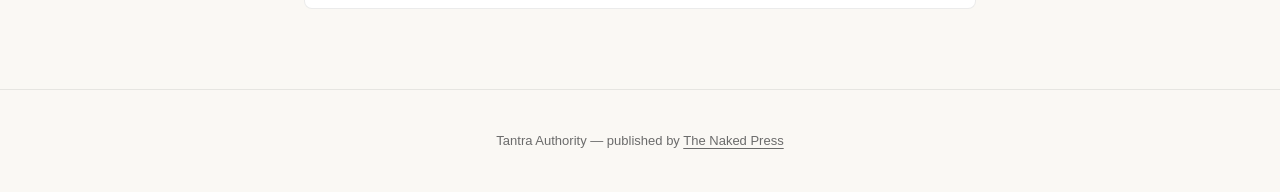
<file: articles/tantric-breathing-truth.html>
<!DOCTYPE html>
<html lang="en">
<head>
<meta charset="UTF-8">
<meta name="viewport" content="width=device-width, initial-scale=1.0">
<title>The Truth About Tantric Breathing — Tantra Authority</title>
<meta name="description" content="Most 'tantric breathing' advice is repackaged yoga with mystical decoration. The actual mechanism is simpler and grounded in autonomic nervous system physiology you can verify in your own body in ten minutes.">
<meta name="author" content="Lawrence Lanoff">
<link rel="stylesheet" href="../styles.css">
<link rel="icon" href="data:image/svg+xml,<svg xmlns='http://www.w3.org/2000/svg' viewBox='0 0 100 100'><text y='.9em' font-size='90'>○</text></svg>">
<script type="application/ld+json">
{
  "@context": "https://schema.org",
  "@type": "Article",
  "headline": "The Truth About Tantric Breathing \u2014 Tantra Authority",
  "description": "Most",
  "author": {
    "@type": "Person",
    "name": "Lawrence Lanoff",
    "url": "https://lawrencelanoff.com",
    "sameAs": [
      "https://lawrenceenergy.substack.com",
      "https://lawrencetheenergymaster.com"
    ],
    "jobTitle": "Teacher, Author, Founder of The Naked Press",
    "description": "Thirty-year teacher in modern Tantra, consciousness, and embodied practice. Author of the Beyond the Myth book series."
  },
  "publisher": {
    "@type": "Organization",
    "name": "Open Relationship Authority",
    "url": "https://open-relationship-authority.com/"
  },
  "datePublished": "2026-05-19",
  "dateModified": "2026-05-19",
  "mainEntityOfPage": {
    "@type": "WebPage",
    "@id": "https://open-relationship-authority.com/articles/tantric-breathing-truth.html"
  },
  "url": "https://open-relationship-authority.com/articles/tantric-breathing-truth.html",
  "inLanguage": "en-US",
  "isAccessibleForFree": true,
  "articleSection": "Open Relationships"
}
</script>
<script type="application/ld+json">
{
  "@context": "https://schema.org",
  "@type": "BreadcrumbList",
  "itemListElement": [
    {
      "@type": "ListItem",
      "position": 1,
      "name": "Home",
      "item": "https://open-relationship-authority.com/"
    },
    {
      "@type": "ListItem",
      "position": 2,
      "name": "Articles",
      "item": "https://open-relationship-authority.com/#articles"
    },
    {
      "@type": "ListItem",
      "position": 3,
      "name": "The Truth About Tantric Breathing \u2014 Tantra Authority",
      "item": "https://open-relationship-authority.com/articles/tantric-breathing-truth.html"
    }
  ]
}
</script>
</head>
<body>

<header class="site-header">
  <div class="site-header-inner">
    <a href="../index.html" class="site-logo">TANTRA <span>AUTHORITY</span></a>
    <nav class="site-nav">
      <a href="../index.html">Articles</a>
      <a href="../directory.html">Directory</a>
      <a href="../shop.html">Shop</a>
      <a href="../book.html">The Book</a>
      <a href="../about.html">About</a>
    </nav>
  </div>
</header>

<main>

  <div class="article-meta">
    <span class="pill">Practice</span>
    <span>8 min read</span>
  </div>

  <h1>The Truth About Tantric Breathing</h1>

  <p>If you type "tantric breathing" into a search engine, you get back several layers of decoration on top of a fairly simple physiological fact. This article strips the decoration and gives you the fact, plus a practice you can do in ten minutes and feel results from.</p>

  <h2>The actual mechanism</h2>

  <p>The breath is the only autonomic nervous system function you can voluntarily control. Heart rate, digestion, body temperature, blood vessel diameter — these run on their own. Breathing runs on its own too, until you decide to put your attention on it, at which point it becomes voluntary. This is unusual, biologically. It is also the entire reason breath-based practices work: they give you a single, accessible handle on a system that otherwise runs without you.</p>

  <p>When you breathe deliberately — slowly, into the belly, with a longer exhale than inhale — you do three measurable things:</p>

  <ol>
    <li>You activate the parasympathetic nervous system (the "rest and digest" branch), which lowers heart rate, dilates peripheral blood vessels, and shifts the body out of threat-response mode.</li>
    <li>You stimulate the vagus nerve, particularly via the diaphragm and the throat. Vagal tone correlates with most of what people mean by "calm" or "regulated."</li>
    <li>You shift your blood gas chemistry — slightly more CO2 in the bloodstream, which paradoxically improves oxygen delivery to tissues and produces a recognizable mild euphoria.</li>
  </ol>

  <p>That is the entire physiological foundation of "tantric breathing." Everything more exotic than this — the chakras, the kundalini, the energetic channels — is interpretive vocabulary layered on top of these autonomic effects. The vocabulary may be useful as poetry. It is not the mechanism.</p>

  <h2>What most "tantric breathing" instructions get wrong</h2>

  <p>Three common mistakes in mainstream tantric-breathing content:</p>

  <p><strong>1. Conflating tantra with yoga.</strong> Most "tantric breathing" articles describe <em>pranayama</em>, the breath-control system from classical yoga. Pranayama and tantric breathing overlap heavily but are not identical. Classical pranayama emphasizes specific patterns (4-7-8, alternate-nostril, fire breath, etc.) often pursued for their own sake. Tantric breath practice is generally simpler — coordinated with sensation, sound, or partnered presence — and treats breath as a vehicle for awareness, not as the practice itself.</p>

  <p><strong>2. Telling you to breathe "into the chakras."</strong> Chakras are a metaphoric mapping system. You cannot breathe into your sacral chakra in any literal sense, because the sacral chakra is not a literal anatomical structure. You can, however, breathe in a way that directs your attention to your pelvis, your belly, or your throat. The attention direction is real and useful. The energetic-anatomical narrative is decoration.</p>

  <p><strong>3. Promising it will "open your kundalini."</strong> The word <em>kundalini</em> refers, in classical Indian thought, to a kind of energy said to lie coiled at the base of the spine, which can rise upward through the body during deep practice. Whether or not such an energy exists, the lived experience that gets called "kundalini awakening" — strong somatic shaking, surges of sensation up the spine, intense emotional release — is well-documented. It is also (in clinical literature) sometimes destabilizing for people who are unprepared. Articles that promise it as the outcome of a ten-minute breathing exercise are either lying or describing something much milder than what the term traditionally meant.</p>

  <h2>A practice you can do tonight</h2>

  <p>Here is a tantric breathing practice, stripped to its core. It takes ten minutes. You don't need anyone's permission to do it, and no certification is required.</p>

  <ol>
    <li>Sit comfortably. Spine reasonably upright but not rigid. Eyes closed or softly open.</li>
    <li>For the first minute, just notice your breath without changing it. Where does it move? Belly? Chest? Both? How long is the inhale relative to the exhale? Don't fix anything yet.</li>
    <li>For the next five minutes, breathe so that your belly expands on the inhale and softens on the exhale. Let the exhale be longer than the inhale — roughly twice as long. Don't force this. If a 4-count inhale and 8-count exhale feels strained, use 3 and 6, or 2 and 4. The ratio matters more than the duration.</li>
    <li>For the next two minutes, on each exhale, let a small sound come out. Hum. Sigh. Make a soft <em>ahh</em>. It doesn't have to be loud or pretty. The vibration of voiced sound stimulates the vagus nerve directly.</li>
    <li>For the last two minutes, drop the deliberate pattern. Let your breath do what it wants. Notice what is different about how your body feels, compared to when you started.</li>
  </ol>

  <p>If you do this carefully and pay attention, you will notice some combination of: warmth in the limbs, slight tingling, a quiet in the chest, a softening in the jaw, slowed thinking. Some people get sleepy. Some people get aroused. Both are normal. None of it requires belief.</p>

  <h2>Where to go from here</h2>

  <p>This is the foundation. Every more elaborate tantric breath practice — partnered breathing, breath coordinated with movement or touch, breath sustained during arousal — is built on top of these basics. If you don't have the foundation, the more advanced practices feel performative. If you do, they feel inevitable.</p>

  <p>Two reasonable next steps:</p>

  <ul>
    <li>Do the practice above once a day for two weeks. Same time of day. Note what changes.</li>
    <li>Read the next article in the foundations sequence: <a href="five-body-technologies.html">The Five Body Technologies of Tantra</a>, which puts breath in context with sound, movement, touch, and attention.</li>
  </ul>

  <div class="cta-card">
    <div class="eyebrow">From The Naked Press</div>
    <h3>Beyond the Myth: The Definitive Guide to Modern Tantra</h3>
    <p>By Lawrence Lanoff. Every practice in this series, expanded — plus the parts that don't fit into articles. Forthcoming 2026.</p>
    <a href="../book.html" class="cta-button">Get notified when it ships</a>
  </div>

</main>

<footer class="site-footer">
  <div>Tantra Authority — published by <a href="https://thenaked.press">The Naked Press</a></div>
  
</footer>

</body>
</html>
</file>
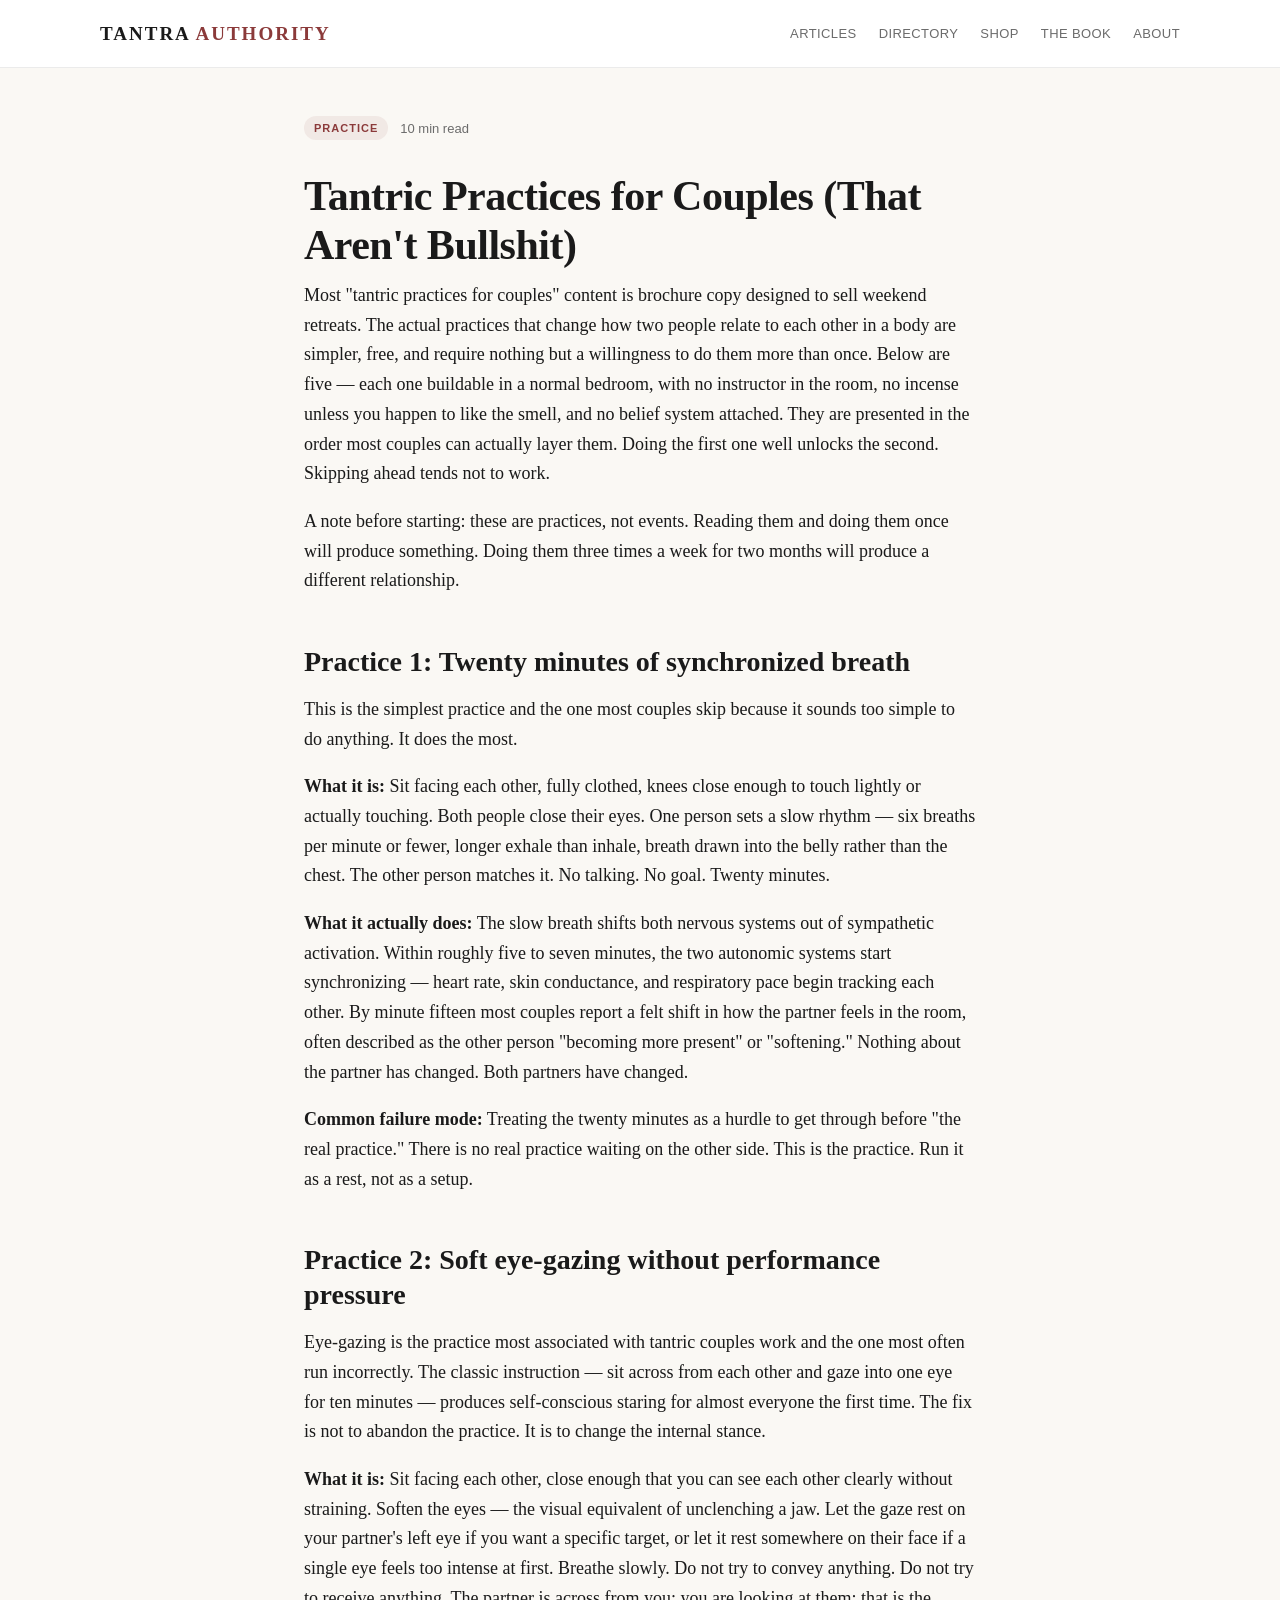
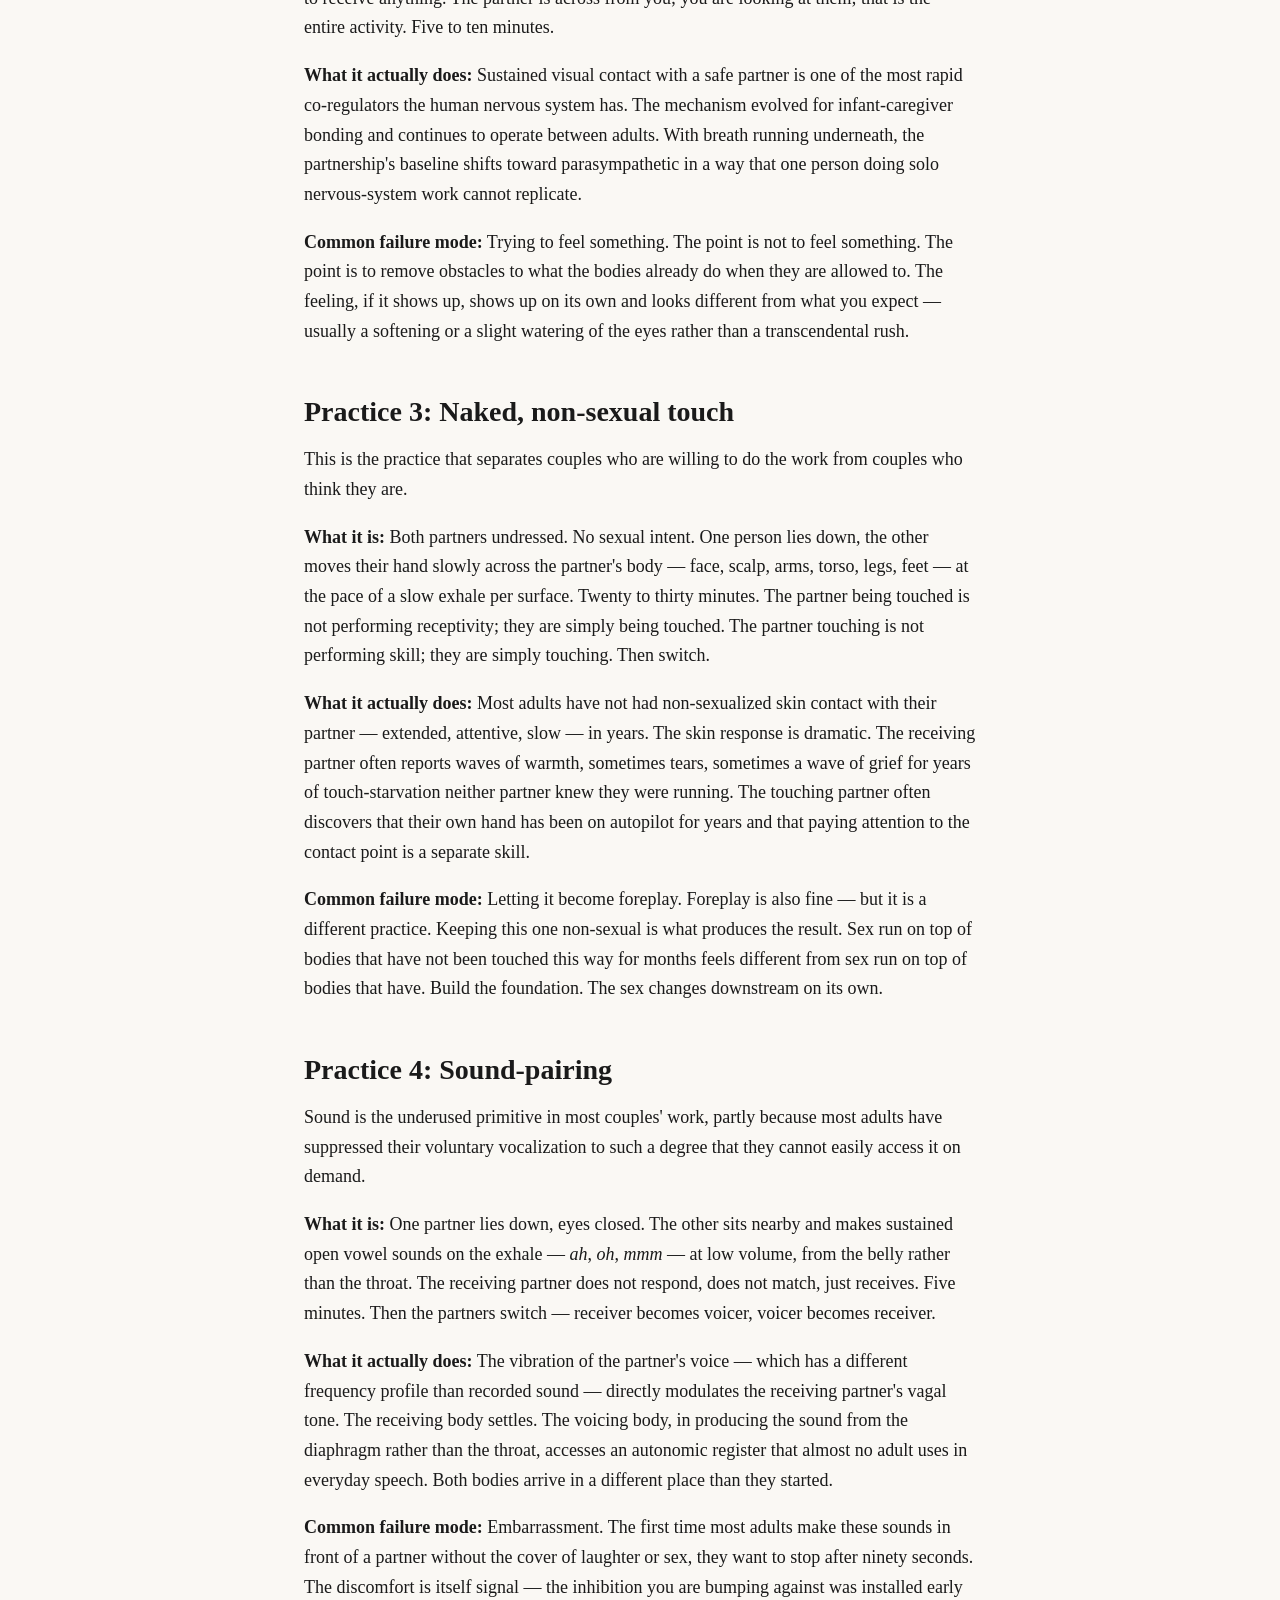
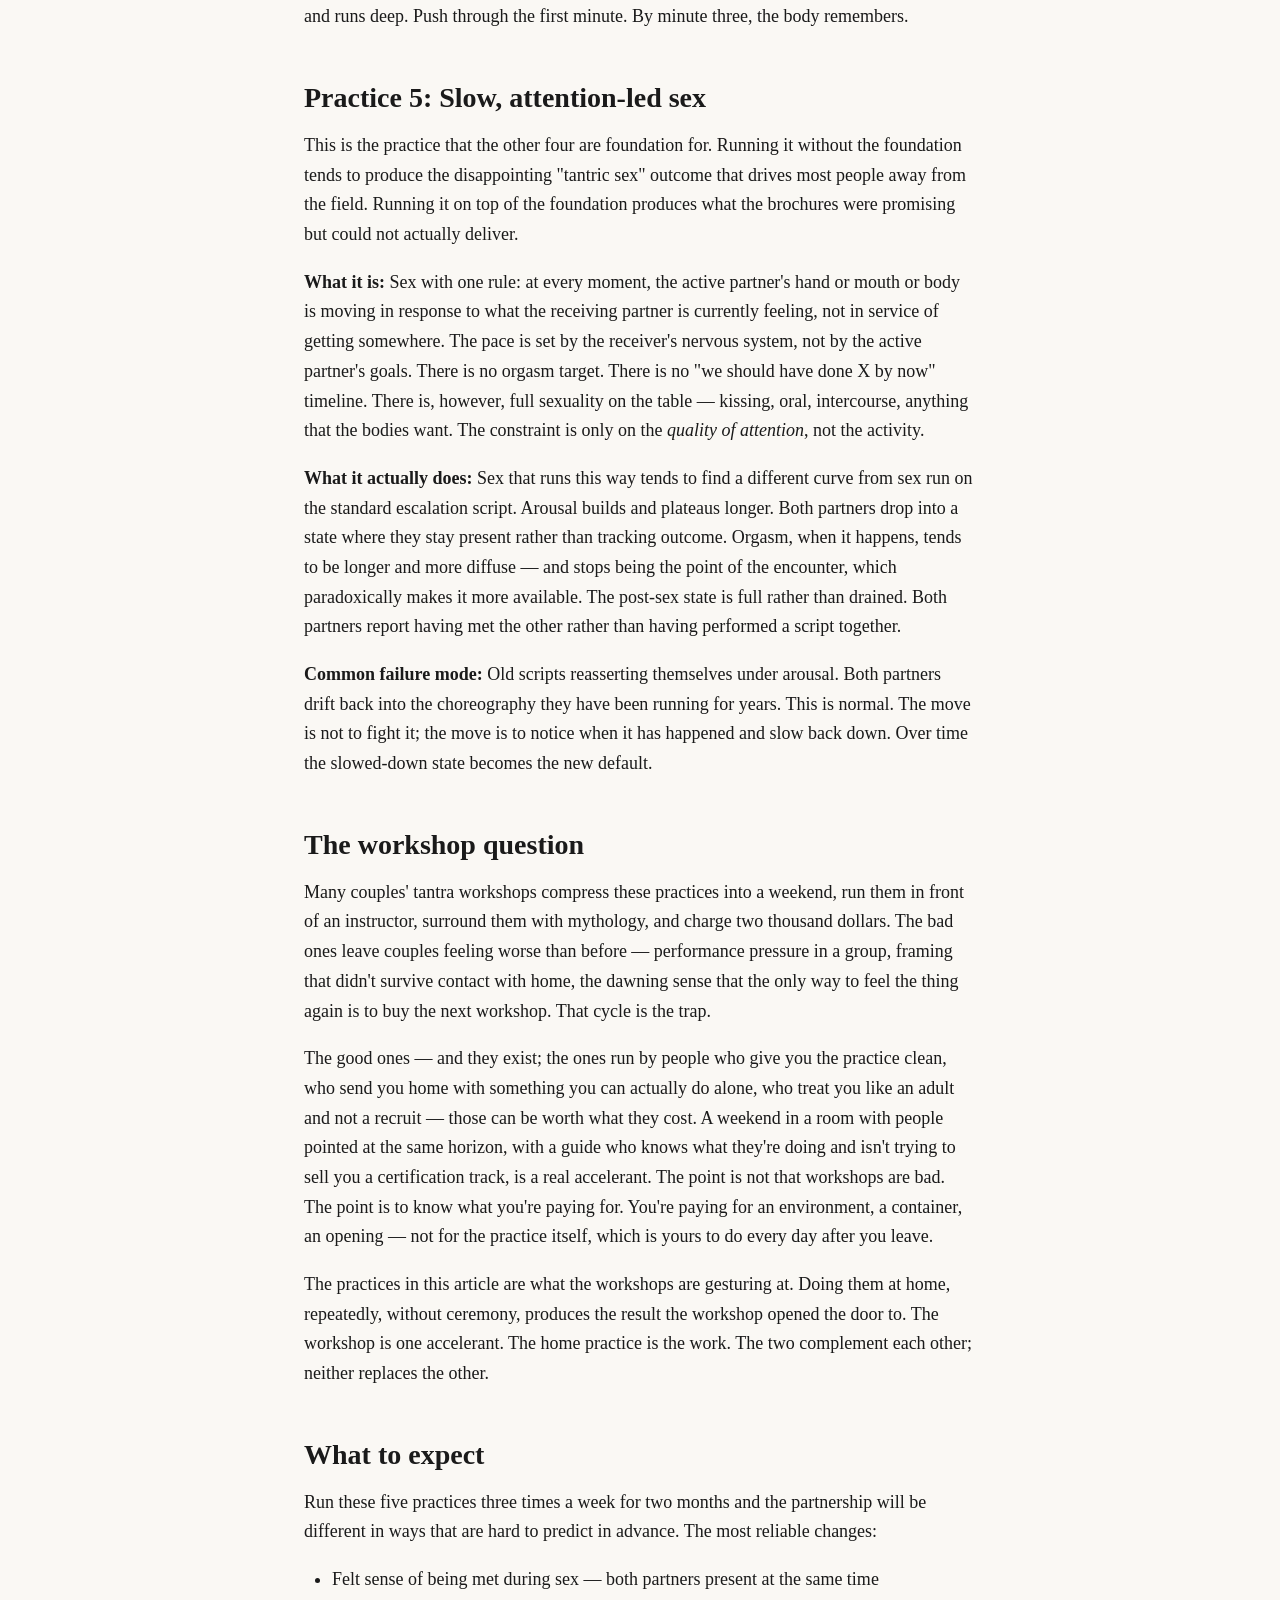
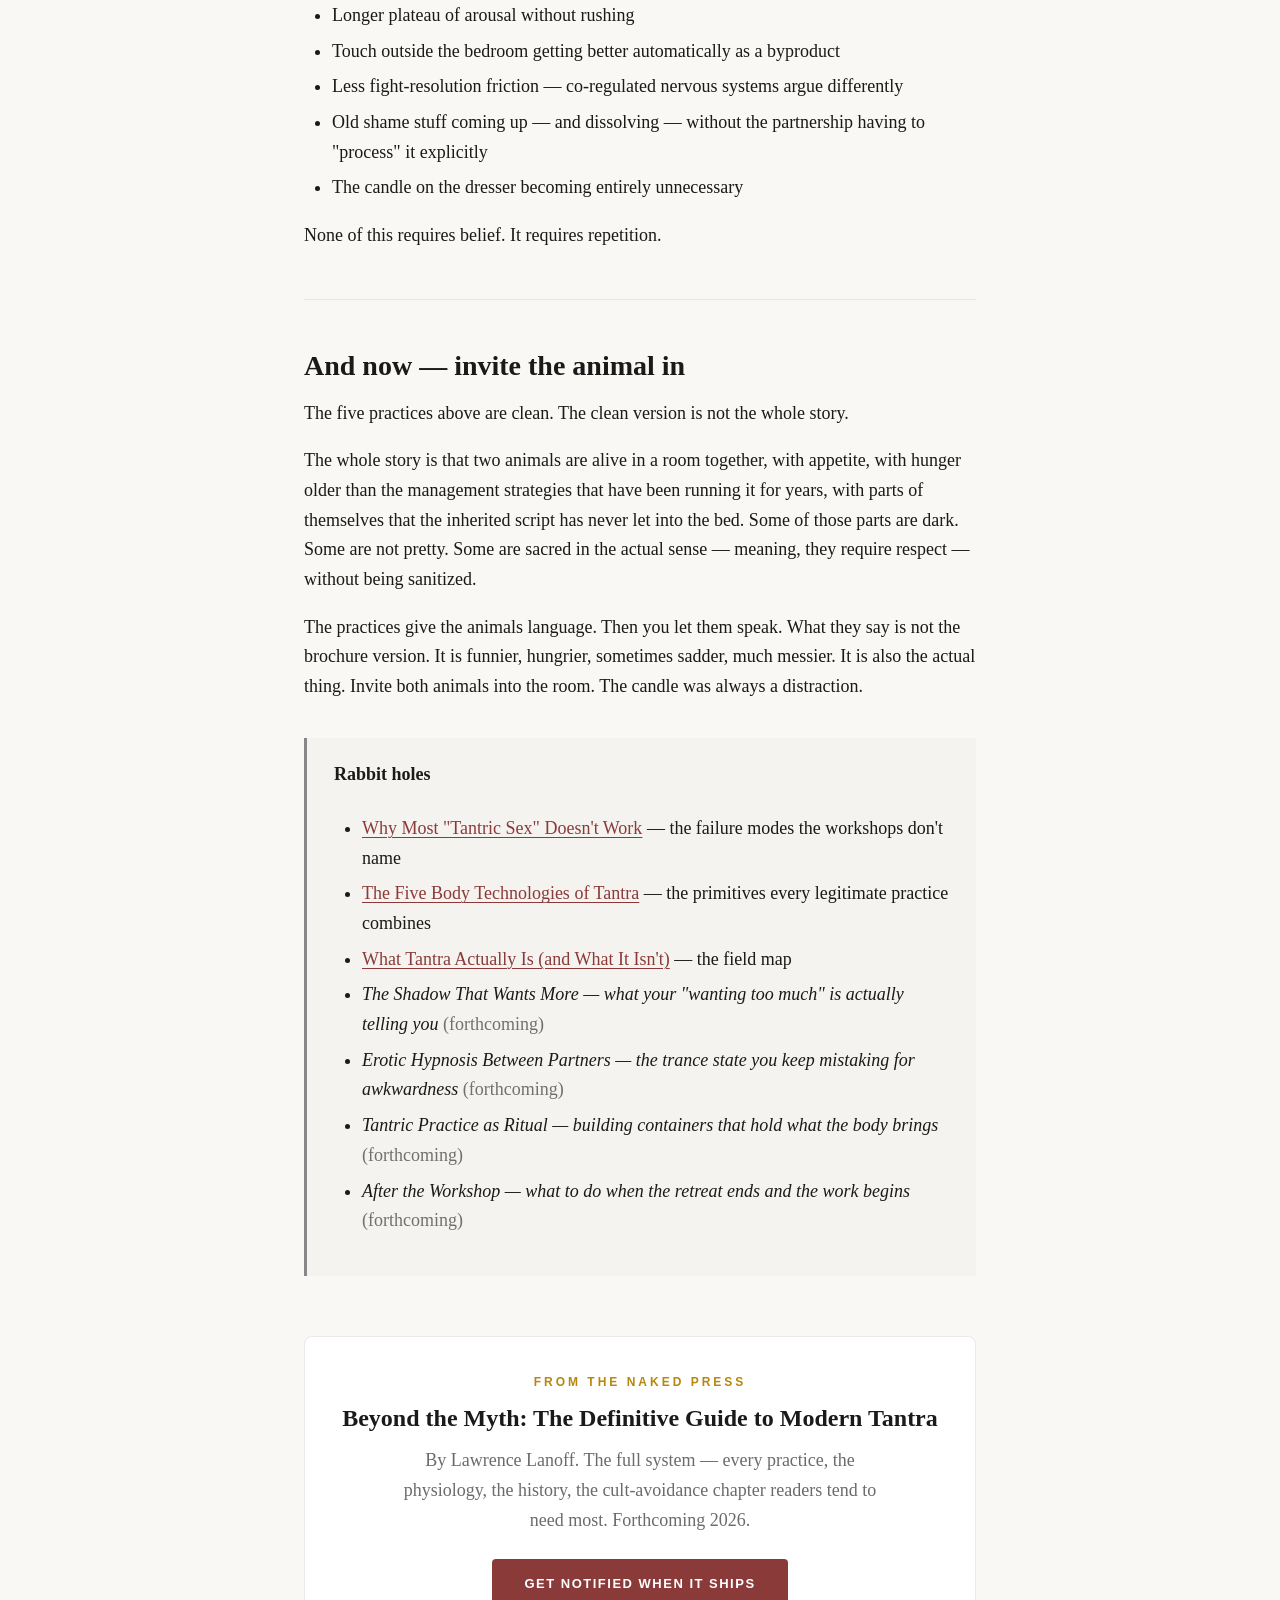
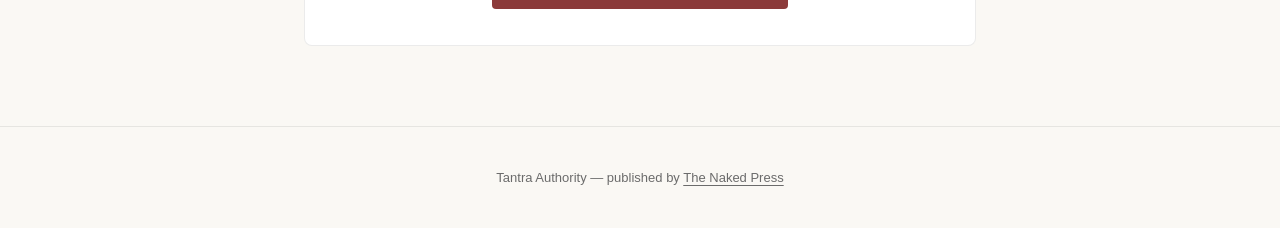
<file: articles/tantric-practices-for-couples.html>
<!DOCTYPE html>
<html lang="en">
<head>
<meta charset="UTF-8">
<meta name="viewport" content="width=device-width, initial-scale=1.0">
<title>Tantric Practices for Couples (That Aren't Bullshit) — Tantra Authority</title>
<meta name="description" content="Five things two people can do together — tonight, in a normal bedroom, without retreats or instructors — that will materially change how their bodies relate. None of them require believing anything.">
<meta name="author" content="Lawrence Lanoff">
<link rel="stylesheet" href="../styles.css">
<link rel="icon" href="data:image/svg+xml,<svg xmlns='http://www.w3.org/2000/svg' viewBox='0 0 100 100'><text y='.9em' font-size='90'>○</text></svg>">
<script type="application/ld+json">
{
  "@context": "https://schema.org",
  "@type": "Article",
  "headline": "Tantric Practices for Couples (That Aren't Bullshit) \u2014 Tantra Authority",
  "description": "Five things two people can do together \u2014 tonight, in a normal bedroom, without retreats or instructors \u2014 that will materially change how their bodies relate. None of them require believing anything.",
  "author": {
    "@type": "Person",
    "name": "Lawrence Lanoff",
    "url": "https://lawrencelanoff.com",
    "sameAs": [
      "https://lawrenceenergy.substack.com",
      "https://lawrencetheenergymaster.com"
    ],
    "jobTitle": "Teacher, Author, Founder of The Naked Press",
    "description": "Thirty-year teacher in modern Tantra, consciousness, and embodied practice. Author of the Beyond the Myth book series."
  },
  "publisher": {
    "@type": "Organization",
    "name": "Open Relationship Authority",
    "url": "https://open-relationship-authority.com/"
  },
  "datePublished": "2026-05-19",
  "dateModified": "2026-05-19",
  "mainEntityOfPage": {
    "@type": "WebPage",
    "@id": "https://open-relationship-authority.com/articles/tantric-practices-for-couples.html"
  },
  "url": "https://open-relationship-authority.com/articles/tantric-practices-for-couples.html",
  "inLanguage": "en-US",
  "isAccessibleForFree": true,
  "articleSection": "Open Relationships"
}
</script>
<script type="application/ld+json">
{
  "@context": "https://schema.org",
  "@type": "BreadcrumbList",
  "itemListElement": [
    {
      "@type": "ListItem",
      "position": 1,
      "name": "Home",
      "item": "https://open-relationship-authority.com/"
    },
    {
      "@type": "ListItem",
      "position": 2,
      "name": "Articles",
      "item": "https://open-relationship-authority.com/#articles"
    },
    {
      "@type": "ListItem",
      "position": 3,
      "name": "Tantric Practices for Couples (That Aren't Bullshit) \u2014 Tantra Authority",
      "item": "https://open-relationship-authority.com/articles/tantric-practices-for-couples.html"
    }
  ]
}
</script>
</head>
<body>

<header class="site-header">
  <div class="site-header-inner">
    <a href="../index.html" class="site-logo">TANTRA <span>AUTHORITY</span></a>
    <nav class="site-nav">
      <a href="../index.html">Articles</a>
      <a href="../directory.html">Directory</a>
      <a href="../shop.html">Shop</a>
      <a href="../book.html">The Book</a>
      <a href="../about.html">About</a>
    </nav>
  </div>
</header>

<main>

  <div class="article-meta">
    <span class="pill">Practice</span>
    <span>10 min read</span>
  </div>

  <h1>Tantric Practices for Couples (That Aren't Bullshit)</h1>

  <p>Most "tantric practices for couples" content is brochure copy designed to sell weekend retreats. The actual practices that change how two people relate to each other in a body are simpler, free, and require nothing but a willingness to do them more than once. Below are five — each one buildable in a normal bedroom, with no instructor in the room, no incense unless you happen to like the smell, and no belief system attached. They are presented in the order most couples can actually layer them. Doing the first one well unlocks the second. Skipping ahead tends not to work.</p>

  <p>A note before starting: these are practices, not events. Reading them and doing them once will produce something. Doing them three times a week for two months will produce a different relationship.</p>

  <h2>Practice 1: Twenty minutes of synchronized breath</h2>

  <p>This is the simplest practice and the one most couples skip because it sounds too simple to do anything. It does the most.</p>

  <p><strong>What it is:</strong> Sit facing each other, fully clothed, knees close enough to touch lightly or actually touching. Both people close their eyes. One person sets a slow rhythm — six breaths per minute or fewer, longer exhale than inhale, breath drawn into the belly rather than the chest. The other person matches it. No talking. No goal. Twenty minutes.</p>

  <p><strong>What it actually does:</strong> The slow breath shifts both nervous systems out of sympathetic activation. Within roughly five to seven minutes, the two autonomic systems start synchronizing — heart rate, skin conductance, and respiratory pace begin tracking each other. By minute fifteen most couples report a felt shift in how the partner feels in the room, often described as the other person "becoming more present" or "softening." Nothing about the partner has changed. Both partners have changed.</p>

  <p><strong>Common failure mode:</strong> Treating the twenty minutes as a hurdle to get through before "the real practice." There is no real practice waiting on the other side. This is the practice. Run it as a rest, not as a setup.</p>

  <h2>Practice 2: Soft eye-gazing without performance pressure</h2>

  <p>Eye-gazing is the practice most associated with tantric couples work and the one most often run incorrectly. The classic instruction — sit across from each other and gaze into one eye for ten minutes — produces self-conscious staring for almost everyone the first time. The fix is not to abandon the practice. It is to change the internal stance.</p>

  <p><strong>What it is:</strong> Sit facing each other, close enough that you can see each other clearly without straining. Soften the eyes — the visual equivalent of unclenching a jaw. Let the gaze rest on your partner's left eye if you want a specific target, or let it rest somewhere on their face if a single eye feels too intense at first. Breathe slowly. Do not try to convey anything. Do not try to receive anything. The partner is across from you; you are looking at them; that is the entire activity. Five to ten minutes.</p>

  <p><strong>What it actually does:</strong> Sustained visual contact with a safe partner is one of the most rapid co-regulators the human nervous system has. The mechanism evolved for infant-caregiver bonding and continues to operate between adults. With breath running underneath, the partnership's baseline shifts toward parasympathetic in a way that one person doing solo nervous-system work cannot replicate.</p>

  <p><strong>Common failure mode:</strong> Trying to feel something. The point is not to feel something. The point is to remove obstacles to what the bodies already do when they are allowed to. The feeling, if it shows up, shows up on its own and looks different from what you expect — usually a softening or a slight watering of the eyes rather than a transcendental rush.</p>

  <h2>Practice 3: Naked, non-sexual touch</h2>

  <p>This is the practice that separates couples who are willing to do the work from couples who think they are.</p>

  <p><strong>What it is:</strong> Both partners undressed. No sexual intent. One person lies down, the other moves their hand slowly across the partner's body — face, scalp, arms, torso, legs, feet — at the pace of a slow exhale per surface. Twenty to thirty minutes. The partner being touched is not performing receptivity; they are simply being touched. The partner touching is not performing skill; they are simply touching. Then switch.</p>

  <p><strong>What it actually does:</strong> Most adults have not had non-sexualized skin contact with their partner — extended, attentive, slow — in years. The skin response is dramatic. The receiving partner often reports waves of warmth, sometimes tears, sometimes a wave of grief for years of touch-starvation neither partner knew they were running. The touching partner often discovers that their own hand has been on autopilot for years and that paying attention to the contact point is a separate skill.</p>

  <p><strong>Common failure mode:</strong> Letting it become foreplay. Foreplay is also fine — but it is a different practice. Keeping this one non-sexual is what produces the result. Sex run on top of bodies that have not been touched this way for months feels different from sex run on top of bodies that have. Build the foundation. The sex changes downstream on its own.</p>

  <h2>Practice 4: Sound-pairing</h2>

  <p>Sound is the underused primitive in most couples' work, partly because most adults have suppressed their voluntary vocalization to such a degree that they cannot easily access it on demand.</p>

  <p><strong>What it is:</strong> One partner lies down, eyes closed. The other sits nearby and makes sustained open vowel sounds on the exhale — <em>ah</em>, <em>oh</em>, <em>mmm</em> — at low volume, from the belly rather than the throat. The receiving partner does not respond, does not match, just receives. Five minutes. Then the partners switch — receiver becomes voicer, voicer becomes receiver.</p>

  <p><strong>What it actually does:</strong> The vibration of the partner's voice — which has a different frequency profile than recorded sound — directly modulates the receiving partner's vagal tone. The receiving body settles. The voicing body, in producing the sound from the diaphragm rather than the throat, accesses an autonomic register that almost no adult uses in everyday speech. Both bodies arrive in a different place than they started.</p>

  <p><strong>Common failure mode:</strong> Embarrassment. The first time most adults make these sounds in front of a partner without the cover of laughter or sex, they want to stop after ninety seconds. The discomfort is itself signal — the inhibition you are bumping against was installed early and runs deep. Push through the first minute. By minute three, the body remembers.</p>

  <h2>Practice 5: Slow, attention-led sex</h2>

  <p>This is the practice that the other four are foundation for. Running it without the foundation tends to produce the disappointing "tantric sex" outcome that drives most people away from the field. Running it on top of the foundation produces what the brochures were promising but could not actually deliver.</p>

  <p><strong>What it is:</strong> Sex with one rule: at every moment, the active partner's hand or mouth or body is moving in response to what the receiving partner is currently feeling, not in service of getting somewhere. The pace is set by the receiver's nervous system, not by the active partner's goals. There is no orgasm target. There is no "we should have done X by now" timeline. There is, however, full sexuality on the table — kissing, oral, intercourse, anything that the bodies want. The constraint is only on the <em>quality of attention</em>, not the activity.</p>

  <p><strong>What it actually does:</strong> Sex that runs this way tends to find a different curve from sex run on the standard escalation script. Arousal builds and plateaus longer. Both partners drop into a state where they stay present rather than tracking outcome. Orgasm, when it happens, tends to be longer and more diffuse — and stops being the point of the encounter, which paradoxically makes it more available. The post-sex state is full rather than drained. Both partners report having met the other rather than having performed a script together.</p>

  <p><strong>Common failure mode:</strong> Old scripts reasserting themselves under arousal. Both partners drift back into the choreography they have been running for years. This is normal. The move is not to fight it; the move is to notice when it has happened and slow back down. Over time the slowed-down state becomes the new default.</p>

  <h2>The workshop question</h2>

  <p>Many couples' tantra workshops compress these practices into a weekend, run them in front of an instructor, surround them with mythology, and charge two thousand dollars. The bad ones leave couples feeling worse than before — performance pressure in a group, framing that didn't survive contact with home, the dawning sense that the only way to feel the thing again is to buy the next workshop. That cycle is the trap.</p>

  <p>The good ones — and they exist; the ones run by people who give you the practice clean, who send you home with something you can actually do alone, who treat you like an adult and not a recruit — those can be worth what they cost. A weekend in a room with people pointed at the same horizon, with a guide who knows what they're doing and isn't trying to sell you a certification track, is a real accelerant. The point is not that workshops are bad. The point is to know what you're paying for. You're paying for an environment, a container, an opening — not for the practice itself, which is yours to do every day after you leave.</p>

  <p>The practices in this article are what the workshops are gesturing at. Doing them at home, repeatedly, without ceremony, produces the result the workshop opened the door to. The workshop is one accelerant. The home practice is the work. The two complement each other; neither replaces the other.</p>

  <h2>What to expect</h2>

  <p>Run these five practices three times a week for two months and the partnership will be different in ways that are hard to predict in advance. The most reliable changes:</p>

  <ul>
    <li>Felt sense of being met during sex — both partners present at the same time</li>
    <li>Longer plateau of arousal without rushing</li>
    <li>Touch outside the bedroom getting better automatically as a byproduct</li>
    <li>Less fight-resolution friction — co-regulated nervous systems argue differently</li>
    <li>Old shame stuff coming up — and dissolving — without the partnership having to "process" it explicitly</li>
    <li>The candle on the dresser becoming entirely unnecessary</li>
  </ul>

  <p>None of this requires belief. It requires repetition.</p>

  <hr>

  <h2>And now — invite the animal in</h2>

  <p>The five practices above are clean. The clean version is not the whole story.</p>

  <p>The whole story is that two animals are alive in a room together, with appetite, with hunger older than the management strategies that have been running it for years, with parts of themselves that the inherited script has never let into the bed. Some of those parts are dark. Some are not pretty. Some are sacred in the actual sense — meaning, they require respect — without being sanitized.</p>

  <p>The practices give the animals language. Then you let them speak. What they say is not the brochure version. It is funnier, hungrier, sometimes sadder, much messier. It is also the actual thing. Invite both animals into the room. The candle was always a distraction.</p>

  <div class="rabbit-holes" style="margin: 2em 0; padding: 1.25em 1.5em; border-left: 3px solid #888; background: rgba(0,0,0,0.02);">
    <h4 style="margin-top: 0;">Rabbit holes</h4>
    <ul>
      <li><a href="../articles/why-most-tantric-sex-doesnt-work.html">Why Most "Tantric Sex" Doesn't Work</a> — the failure modes the workshops don't name</li>
      <li><a href="../articles/five-body-technologies.html">The Five Body Technologies of Tantra</a> — the primitives every legitimate practice combines</li>
      <li><a href="../articles/what-tantra-actually-is.html">What Tantra Actually Is (and What It Isn't)</a> — the field map</li>
      <li><em>The Shadow That Wants More — what your "wanting too much" is actually telling you</em> <span style="opacity:0.6;">(forthcoming)</span></li>
      <li><em>Erotic Hypnosis Between Partners — the trance state you keep mistaking for awkwardness</em> <span style="opacity:0.6;">(forthcoming)</span></li>
      <li><em>Tantric Practice as Ritual — building containers that hold what the body brings</em> <span style="opacity:0.6;">(forthcoming)</span></li>
      <li><em>After the Workshop — what to do when the retreat ends and the work begins</em> <span style="opacity:0.6;">(forthcoming)</span></li>
    </ul>
  </div>

  <div class="cta-card">
    <div class="eyebrow">From The Naked Press</div>
    <h3>Beyond the Myth: The Definitive Guide to Modern Tantra</h3>
    <p>By Lawrence Lanoff. The full system — every practice, the physiology, the history, the cult-avoidance chapter readers tend to need most. Forthcoming 2026.</p>
    <a href="../book.html" class="cta-button">Get notified when it ships</a>
  </div>

</main>

<footer class="site-footer">
  <div>Tantra Authority — published by <a href="https://thenaked.press">The Naked Press</a></div>
</footer>

</body>
</html>
</file>
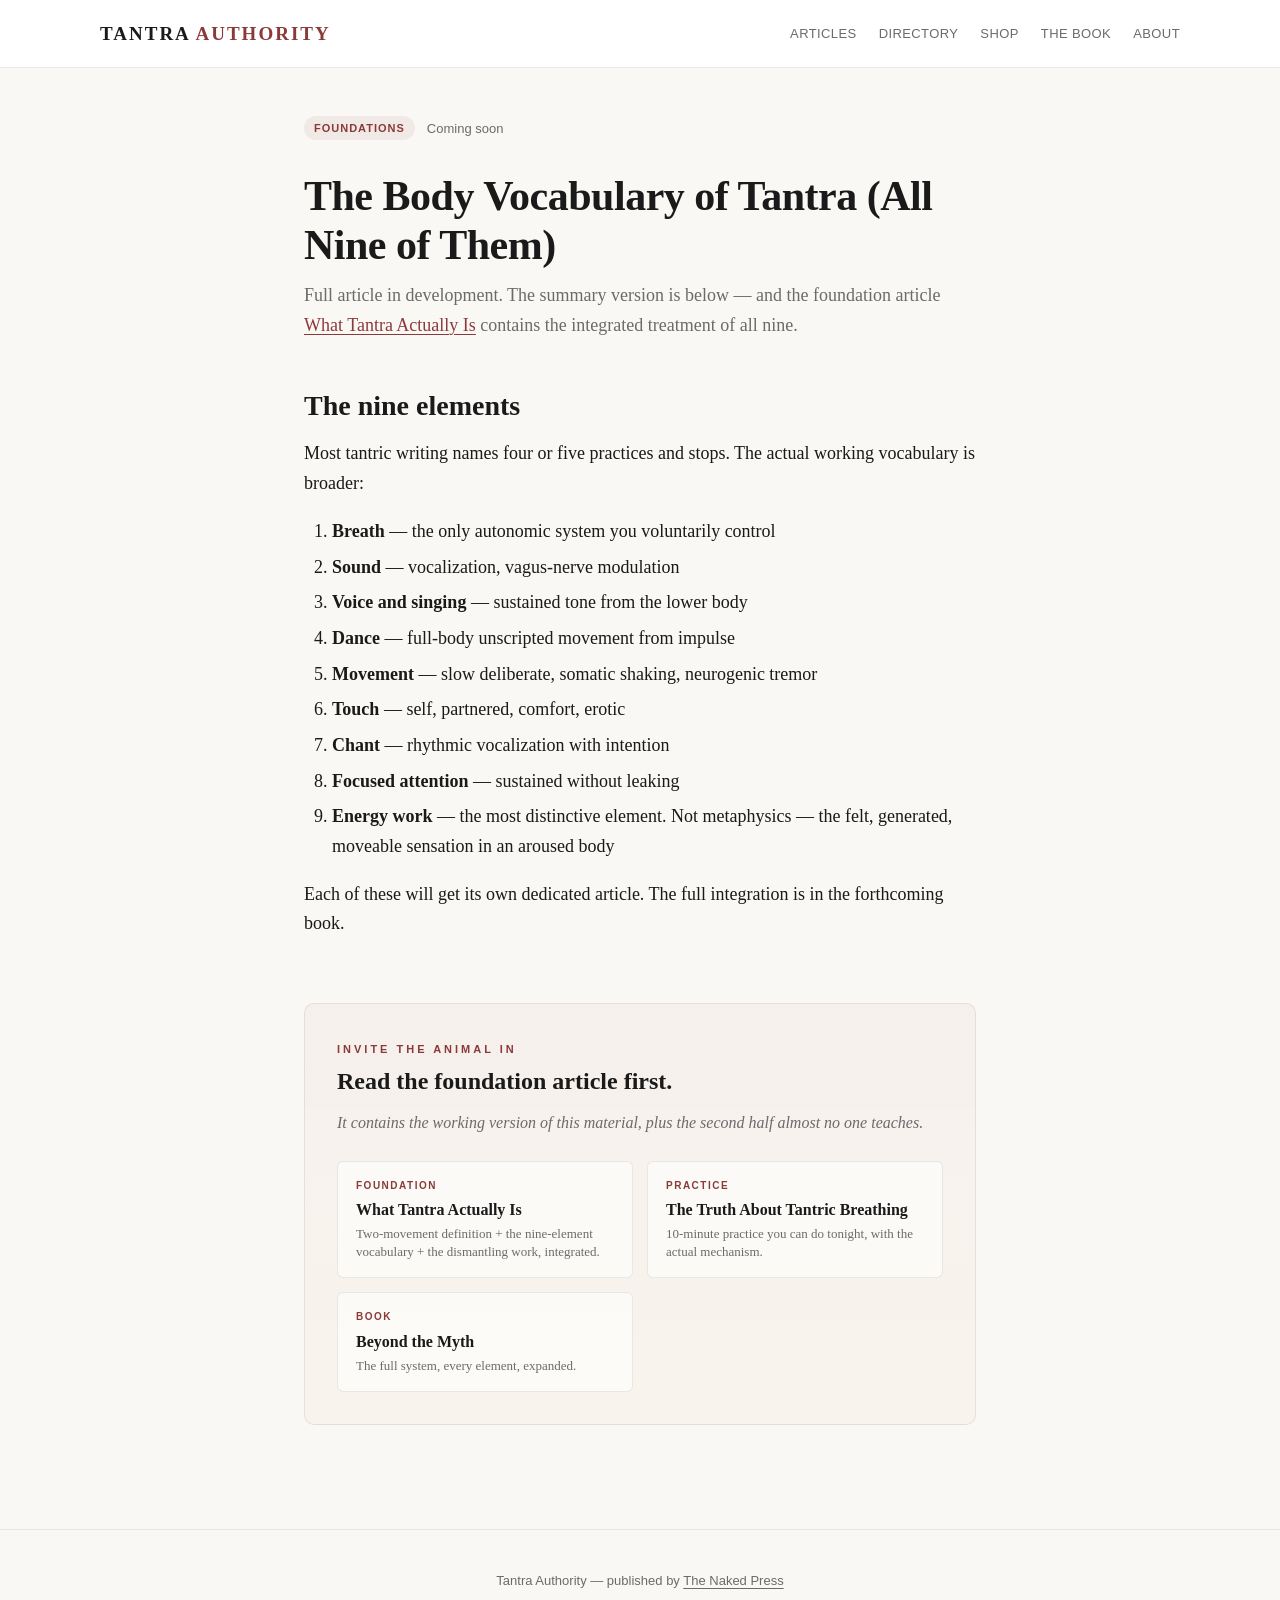
<file: articles/the-body-vocabulary.html>
<!DOCTYPE html>
<html lang="en">
<head>
<meta charset="UTF-8">
<meta name="viewport" content="width=device-width, initial-scale=1.0">
<title>The Body Vocabulary of Tantra — Tantra Authority</title>
<meta name="description" content="Breath. Sound. Voice. Dance. Movement. Touch. Chant. Focused attention. Energy work. The full vocabulary of tantric body practice — and why most tantric writing names four or five and stops.">
<meta name="author" content="Lawrence Lanoff">
<link rel="stylesheet" href="../styles.css">
<link rel="icon" href="data:image/svg+xml,<svg xmlns='http://www.w3.org/2000/svg' viewBox='0 0 100 100'><text y='.9em' font-size='90'>○</text></svg>">
<script type="application/ld+json">
{
  "@context": "https://schema.org",
  "@type": "Article",
  "headline": "The Body Vocabulary of Tantra \u2014 Tantra Authority",
  "description": "Breath. Sound. Voice. Dance. Movement. Touch. Chant. Focused attention. Energy work. The full vocabulary of tantric body practice \u2014 and why most tantric writing names four or five and stops.",
  "author": {
    "@type": "Person",
    "name": "Lawrence Lanoff",
    "url": "https://lawrencelanoff.com",
    "sameAs": [
      "https://lawrenceenergy.substack.com",
      "https://lawrencetheenergymaster.com"
    ],
    "jobTitle": "Teacher, Author, Founder of The Naked Press",
    "description": "Thirty-year teacher in modern Tantra, consciousness, and embodied practice. Author of the Beyond the Myth book series."
  },
  "publisher": {
    "@type": "Organization",
    "name": "Open Relationship Authority",
    "url": "https://open-relationship-authority.com/"
  },
  "datePublished": "2026-05-19",
  "dateModified": "2026-05-19",
  "mainEntityOfPage": {
    "@type": "WebPage",
    "@id": "https://open-relationship-authority.com/articles/the-body-vocabulary.html"
  },
  "url": "https://open-relationship-authority.com/articles/the-body-vocabulary.html",
  "inLanguage": "en-US",
  "isAccessibleForFree": true,
  "articleSection": "Open Relationships"
}
</script>
<script type="application/ld+json">
{
  "@context": "https://schema.org",
  "@type": "BreadcrumbList",
  "itemListElement": [
    {
      "@type": "ListItem",
      "position": 1,
      "name": "Home",
      "item": "https://open-relationship-authority.com/"
    },
    {
      "@type": "ListItem",
      "position": 2,
      "name": "Articles",
      "item": "https://open-relationship-authority.com/#articles"
    },
    {
      "@type": "ListItem",
      "position": 3,
      "name": "The Body Vocabulary of Tantra \u2014 Tantra Authority",
      "item": "https://open-relationship-authority.com/articles/the-body-vocabulary.html"
    }
  ]
}
</script>
</head>
<body>

<header class="site-header">
  <div class="site-header-inner">
    <a href="../index.html" class="site-logo">TANTRA <span>AUTHORITY</span></a>
    <nav class="site-nav">
      <a href="../index.html">Articles</a>
      <a href="../directory.html">Directory</a>
      <a href="../shop.html">Shop</a>
      <a href="../book.html">The Book</a>
      <a href="../about.html">About</a>
    </nav>
  </div>
</header>

<main>

  <div class="article-meta">
    <span class="pill">Foundations</span>
    <span>Coming soon</span>
  </div>

  <h1>The Body Vocabulary of Tantra (All Nine of Them)</h1>

  <p style="font-size:18px;color:var(--text-muted);">Full article in development. The summary version is below — and the foundation article <a href="what-tantra-actually-is.html">What Tantra Actually Is</a> contains the integrated treatment of all nine.</p>

  <h2>The nine elements</h2>

  <p>Most tantric writing names four or five practices and stops. The actual working vocabulary is broader:</p>

  <ol>
    <li><strong>Breath</strong> — the only autonomic system you voluntarily control</li>
    <li><strong>Sound</strong> — vocalization, vagus-nerve modulation</li>
    <li><strong>Voice and singing</strong> — sustained tone from the lower body</li>
    <li><strong>Dance</strong> — full-body unscripted movement from impulse</li>
    <li><strong>Movement</strong> — slow deliberate, somatic shaking, neurogenic tremor</li>
    <li><strong>Touch</strong> — self, partnered, comfort, erotic</li>
    <li><strong>Chant</strong> — rhythmic vocalization with intention</li>
    <li><strong>Focused attention</strong> — sustained without leaking</li>
    <li><strong>Energy work</strong> — the most distinctive element. Not metaphysics — the felt, generated, moveable sensation in an aroused body</li>
  </ol>

  <p>Each of these will get its own dedicated article. The full integration is in the forthcoming book.</p>

  <div class="animal-cta">
    <div class="animal-cta-eyebrow">Invite the Animal In</div>
    <h3 class="animal-cta-headline">Read the foundation article first.</h3>
    <p class="animal-cta-intro">It contains the working version of this material, plus the second half almost no one teaches.</p>
    <div class="rabbit-hole">
      <a href="what-tantra-actually-is.html" class="rabbit-hole-item">
        <div class="rh-label">Foundation</div>
        <div class="rh-title">What Tantra Actually Is</div>
        <div class="rh-desc">Two-movement definition + the nine-element vocabulary + the dismantling work, integrated.</div>
      </a>
      <a href="tantric-breathing-truth.html" class="rabbit-hole-item">
        <div class="rh-label">Practice</div>
        <div class="rh-title">The Truth About Tantric Breathing</div>
        <div class="rh-desc">10-minute practice you can do tonight, with the actual mechanism.</div>
      </a>
      <a href="../book.html" class="rabbit-hole-item">
        <div class="rh-label">Book</div>
        <div class="rh-title">Beyond the Myth</div>
        <div class="rh-desc">The full system, every element, expanded.</div>
      </a>
    </div>
  </div>

</main>

<footer class="site-footer">
  <div>Tantra Authority — published by <a href="https://thenaked.press">The Naked Press</a></div>
</footer>

</body>
</html>
</file>
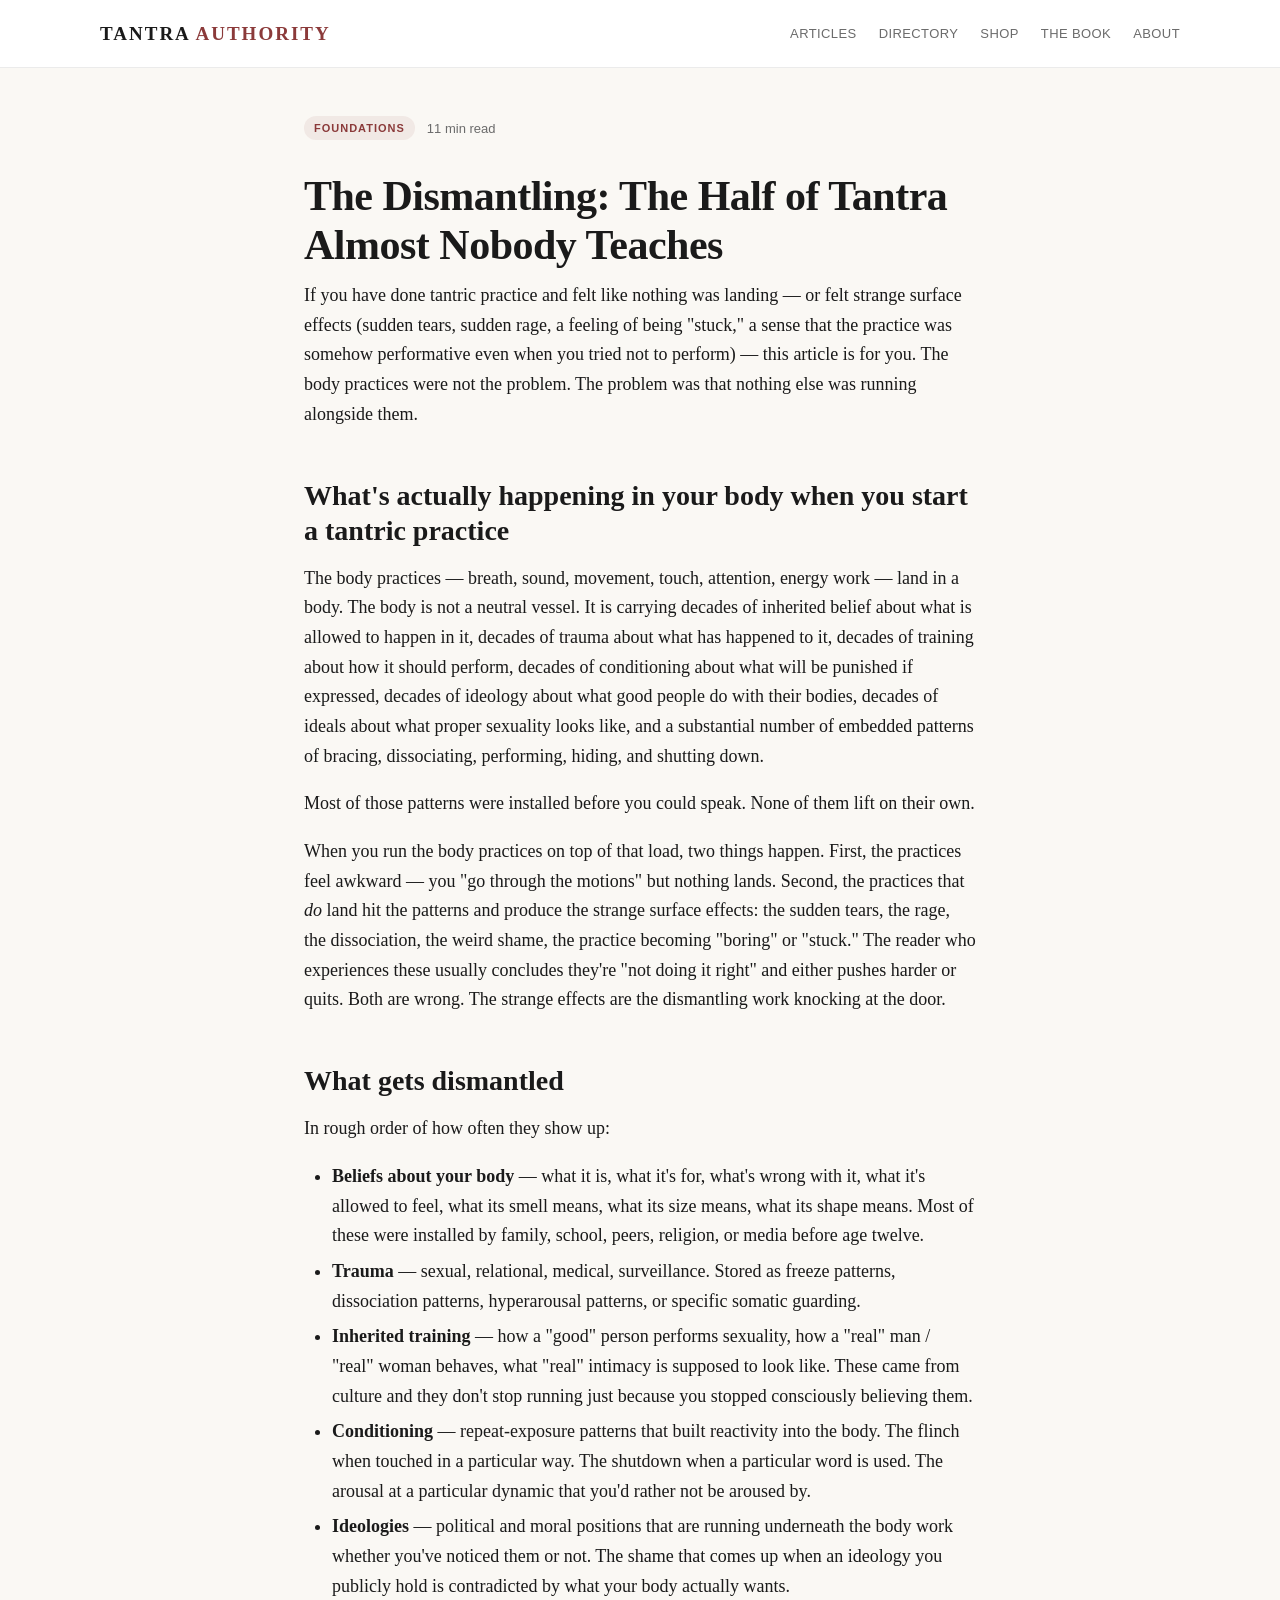
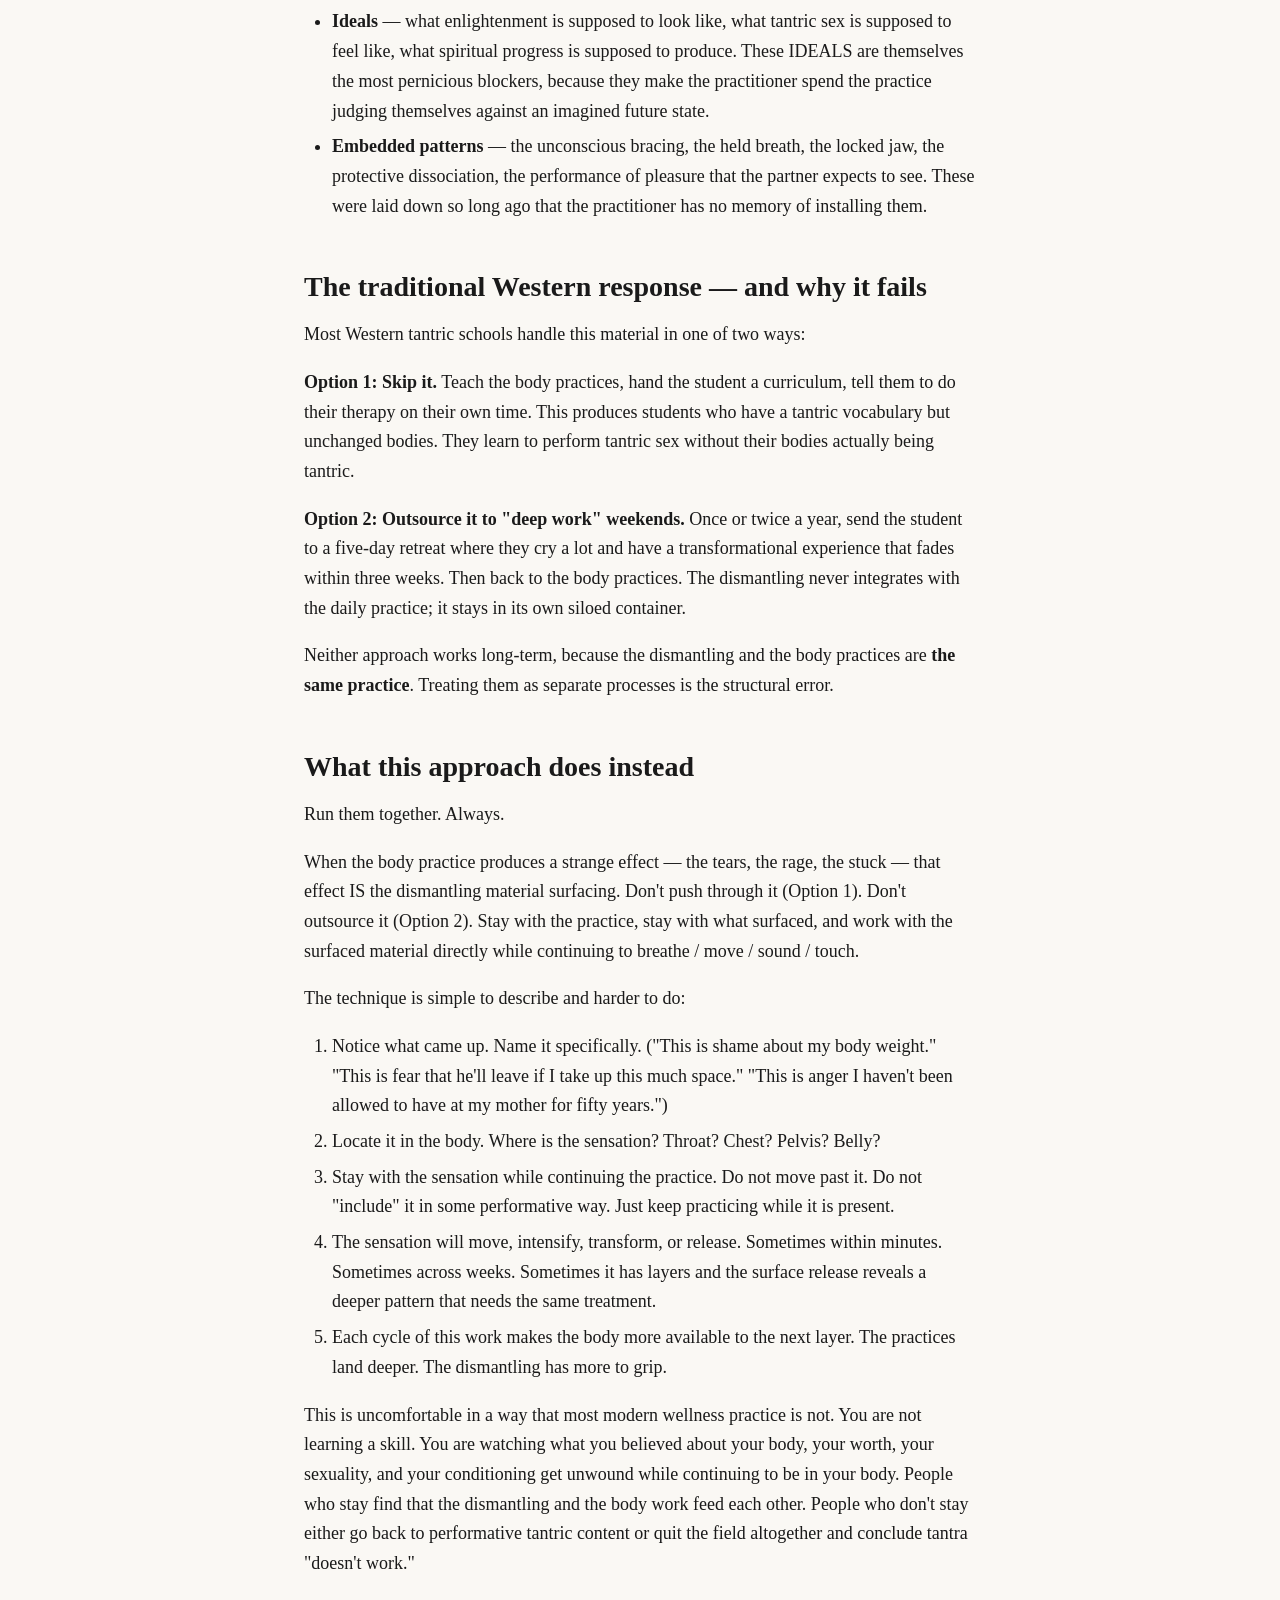
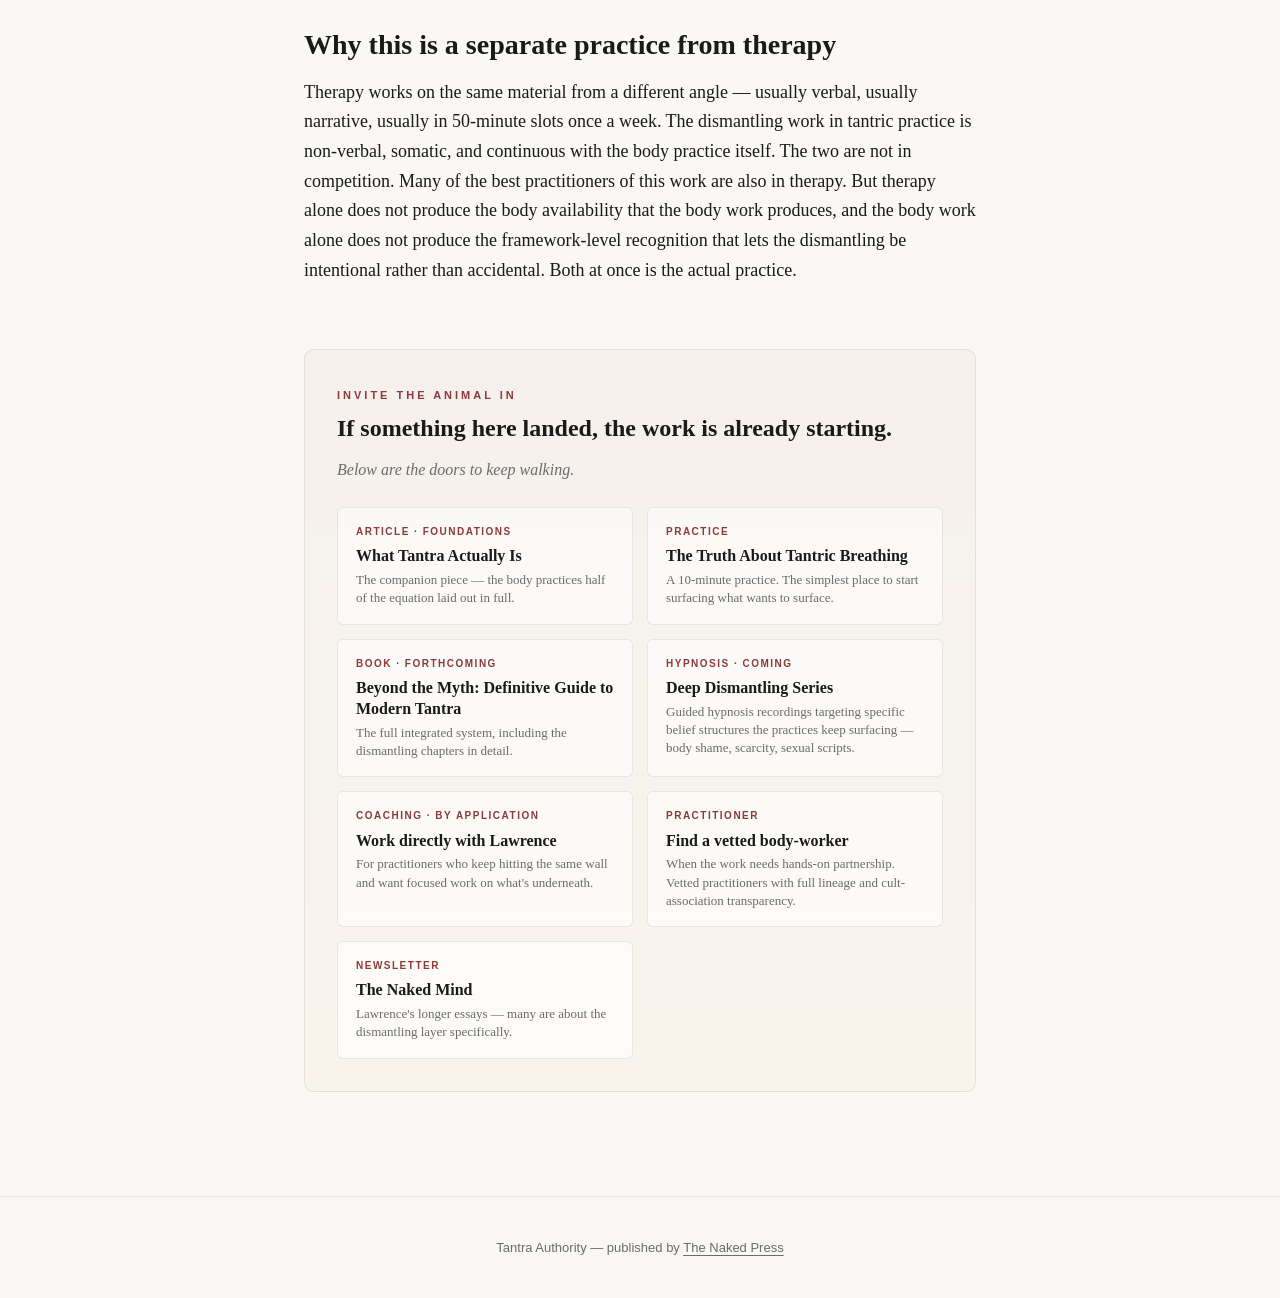
<file: articles/the-dismantling.html>
<!DOCTYPE html>
<html lang="en">
<head>
<meta charset="UTF-8">
<meta name="viewport" content="width=device-width, initial-scale=1.0">
<title>The Dismantling — Tantra Authority</title>
<meta name="description" content="The half of tantric practice almost no Western tantric education includes — surfacing and letting go of the beliefs, traumas, conditioning, and embedded patterns that block the body from doing what it's built to do.">
<meta name="author" content="Lawrence Lanoff">
<link rel="stylesheet" href="../styles.css">
<link rel="icon" href="data:image/svg+xml,<svg xmlns='http://www.w3.org/2000/svg' viewBox='0 0 100 100'><text y='.9em' font-size='90'>○</text></svg>">
<script type="application/ld+json">
{
  "@context": "https://schema.org",
  "@type": "Article",
  "headline": "The Dismantling \u2014 Tantra Authority",
  "description": "The half of tantric practice almost no Western tantric education includes \u2014 surfacing and letting go of the beliefs, traumas, conditioning, and embedded patterns that block the body from doing what it",
  "author": {
    "@type": "Person",
    "name": "Lawrence Lanoff",
    "url": "https://lawrencelanoff.com",
    "sameAs": [
      "https://lawrenceenergy.substack.com",
      "https://lawrencetheenergymaster.com"
    ],
    "jobTitle": "Teacher, Author, Founder of The Naked Press",
    "description": "Thirty-year teacher in modern Tantra, consciousness, and embodied practice. Author of the Beyond the Myth book series."
  },
  "publisher": {
    "@type": "Organization",
    "name": "Open Relationship Authority",
    "url": "https://open-relationship-authority.com/"
  },
  "datePublished": "2026-05-19",
  "dateModified": "2026-05-19",
  "mainEntityOfPage": {
    "@type": "WebPage",
    "@id": "https://open-relationship-authority.com/articles/the-dismantling.html"
  },
  "url": "https://open-relationship-authority.com/articles/the-dismantling.html",
  "inLanguage": "en-US",
  "isAccessibleForFree": true,
  "articleSection": "Open Relationships"
}
</script>
<script type="application/ld+json">
{
  "@context": "https://schema.org",
  "@type": "BreadcrumbList",
  "itemListElement": [
    {
      "@type": "ListItem",
      "position": 1,
      "name": "Home",
      "item": "https://open-relationship-authority.com/"
    },
    {
      "@type": "ListItem",
      "position": 2,
      "name": "Articles",
      "item": "https://open-relationship-authority.com/#articles"
    },
    {
      "@type": "ListItem",
      "position": 3,
      "name": "The Dismantling \u2014 Tantra Authority",
      "item": "https://open-relationship-authority.com/articles/the-dismantling.html"
    }
  ]
}
</script>
</head>
<body>

<header class="site-header">
  <div class="site-header-inner">
    <a href="../index.html" class="site-logo">TANTRA <span>AUTHORITY</span></a>
    <nav class="site-nav">
      <a href="../index.html">Articles</a>
      <a href="../directory.html">Directory</a>
      <a href="../shop.html">Shop</a>
      <a href="../book.html">The Book</a>
      <a href="../about.html">About</a>
    </nav>
  </div>
</header>

<main>

  <div class="article-meta">
    <span class="pill">Foundations</span>
    <span>11 min read</span>
  </div>

  <h1>The Dismantling: The Half of Tantra Almost Nobody Teaches</h1>

  <p>If you have done tantric practice and felt like nothing was landing — or felt strange surface effects (sudden tears, sudden rage, a feeling of being "stuck," a sense that the practice was somehow performative even when you tried not to perform) — this article is for you. The body practices were not the problem. The problem was that nothing else was running alongside them.</p>

  <h2>What's actually happening in your body when you start a tantric practice</h2>

  <p>The body practices — breath, sound, movement, touch, attention, energy work — land in a body. The body is not a neutral vessel. It is carrying decades of inherited belief about what is allowed to happen in it, decades of trauma about what has happened to it, decades of training about how it should perform, decades of conditioning about what will be punished if expressed, decades of ideology about what good people do with their bodies, decades of ideals about what proper sexuality looks like, and a substantial number of embedded patterns of bracing, dissociating, performing, hiding, and shutting down.</p>

  <p>Most of those patterns were installed before you could speak. None of them lift on their own.</p>

  <p>When you run the body practices on top of that load, two things happen. First, the practices feel awkward — you "go through the motions" but nothing lands. Second, the practices that <em>do</em> land hit the patterns and produce the strange surface effects: the sudden tears, the rage, the dissociation, the weird shame, the practice becoming "boring" or "stuck." The reader who experiences these usually concludes they're "not doing it right" and either pushes harder or quits. Both are wrong. The strange effects are the dismantling work knocking at the door.</p>

  <h2>What gets dismantled</h2>

  <p>In rough order of how often they show up:</p>

  <ul>
    <li><strong>Beliefs about your body</strong> — what it is, what it's for, what's wrong with it, what it's allowed to feel, what its smell means, what its size means, what its shape means. Most of these were installed by family, school, peers, religion, or media before age twelve.</li>
    <li><strong>Trauma</strong> — sexual, relational, medical, surveillance. Stored as freeze patterns, dissociation patterns, hyperarousal patterns, or specific somatic guarding.</li>
    <li><strong>Inherited training</strong> — how a "good" person performs sexuality, how a "real" man / "real" woman behaves, what "real" intimacy is supposed to look like. These came from culture and they don't stop running just because you stopped consciously believing them.</li>
    <li><strong>Conditioning</strong> — repeat-exposure patterns that built reactivity into the body. The flinch when touched in a particular way. The shutdown when a particular word is used. The arousal at a particular dynamic that you'd rather not be aroused by.</li>
    <li><strong>Ideologies</strong> — political and moral positions that are running underneath the body work whether you've noticed them or not. The shame that comes up when an ideology you publicly hold is contradicted by what your body actually wants.</li>
    <li><strong>Ideals</strong> — what enlightenment is supposed to look like, what tantric sex is supposed to feel like, what spiritual progress is supposed to produce. These IDEALS are themselves the most pernicious blockers, because they make the practitioner spend the practice judging themselves against an imagined future state.</li>
    <li><strong>Embedded patterns</strong> — the unconscious bracing, the held breath, the locked jaw, the protective dissociation, the performance of pleasure that the partner expects to see. These were laid down so long ago that the practitioner has no memory of installing them.</li>
  </ul>

  <h2>The traditional Western response — and why it fails</h2>

  <p>Most Western tantric schools handle this material in one of two ways:</p>

  <p><strong>Option 1: Skip it.</strong> Teach the body practices, hand the student a curriculum, tell them to do their therapy on their own time. This produces students who have a tantric vocabulary but unchanged bodies. They learn to perform tantric sex without their bodies actually being tantric.</p>

  <p><strong>Option 2: Outsource it to "deep work" weekends.</strong> Once or twice a year, send the student to a five-day retreat where they cry a lot and have a transformational experience that fades within three weeks. Then back to the body practices. The dismantling never integrates with the daily practice; it stays in its own siloed container.</p>

  <p>Neither approach works long-term, because the dismantling and the body practices are <strong>the same practice</strong>. Treating them as separate processes is the structural error.</p>

  <h2>What this approach does instead</h2>

  <p>Run them together. Always.</p>

  <p>When the body practice produces a strange effect — the tears, the rage, the stuck — that effect IS the dismantling material surfacing. Don't push through it (Option 1). Don't outsource it (Option 2). Stay with the practice, stay with what surfaced, and work with the surfaced material directly while continuing to breathe / move / sound / touch.</p>

  <p>The technique is simple to describe and harder to do:</p>

  <ol>
    <li>Notice what came up. Name it specifically. ("This is shame about my body weight." "This is fear that he'll leave if I take up this much space." "This is anger I haven't been allowed to have at my mother for fifty years.")</li>
    <li>Locate it in the body. Where is the sensation? Throat? Chest? Pelvis? Belly?</li>
    <li>Stay with the sensation while continuing the practice. Do not move past it. Do not "include" it in some performative way. Just keep practicing while it is present.</li>
    <li>The sensation will move, intensify, transform, or release. Sometimes within minutes. Sometimes across weeks. Sometimes it has layers and the surface release reveals a deeper pattern that needs the same treatment.</li>
    <li>Each cycle of this work makes the body more available to the next layer. The practices land deeper. The dismantling has more to grip.</li>
  </ol>

  <p>This is uncomfortable in a way that most modern wellness practice is not. You are not learning a skill. You are watching what you believed about your body, your worth, your sexuality, and your conditioning get unwound while continuing to be in your body. People who stay find that the dismantling and the body work feed each other. People who don't stay either go back to performative tantric content or quit the field altogether and conclude tantra "doesn't work."</p>

  <h2>Why this is a separate practice from therapy</h2>

  <p>Therapy works on the same material from a different angle — usually verbal, usually narrative, usually in 50-minute slots once a week. The dismantling work in tantric practice is non-verbal, somatic, and continuous with the body practice itself. The two are not in competition. Many of the best practitioners of this work are also in therapy. But therapy alone does not produce the body availability that the body work produces, and the body work alone does not produce the framework-level recognition that lets the dismantling be intentional rather than accidental. Both at once is the actual practice.</p>

  <div class="animal-cta">
    <div class="animal-cta-eyebrow">Invite the Animal In</div>
    <h3 class="animal-cta-headline">If something here landed, the work is already starting.</h3>
    <p class="animal-cta-intro">Below are the doors to keep walking.</p>
    <div class="rabbit-hole">
      <a href="what-tantra-actually-is.html" class="rabbit-hole-item">
        <div class="rh-label">Article · Foundations</div>
        <div class="rh-title">What Tantra Actually Is</div>
        <div class="rh-desc">The companion piece — the body practices half of the equation laid out in full.</div>
      </a>
      <a href="tantric-breathing-truth.html" class="rabbit-hole-item">
        <div class="rh-label">Practice</div>
        <div class="rh-title">The Truth About Tantric Breathing</div>
        <div class="rh-desc">A 10-minute practice. The simplest place to start surfacing what wants to surface.</div>
      </a>
      <a href="../book.html" class="rabbit-hole-item">
        <div class="rh-label">Book · Forthcoming</div>
        <div class="rh-title">Beyond the Myth: Definitive Guide to Modern Tantra</div>
        <div class="rh-desc">The full integrated system, including the dismantling chapters in detail.</div>
      </a>
      <a href="../shop.html#hypnosis" class="rabbit-hole-item">
        <div class="rh-label">Hypnosis · Coming</div>
        <div class="rh-title">Deep Dismantling Series</div>
        <div class="rh-desc">Guided hypnosis recordings targeting specific belief structures the practices keep surfacing — body shame, scarcity, sexual scripts.</div>
      </a>
      <a href="../about.html#coaching" class="rabbit-hole-item">
        <div class="rh-label">Coaching · By Application</div>
        <div class="rh-title">Work directly with Lawrence</div>
        <div class="rh-desc">For practitioners who keep hitting the same wall and want focused work on what's underneath.</div>
      </a>
      <a href="../directory.html" class="rabbit-hole-item">
        <div class="rh-label">Practitioner</div>
        <div class="rh-title">Find a vetted body-worker</div>
        <div class="rh-desc">When the work needs hands-on partnership. Vetted practitioners with full lineage and cult-association transparency.</div>
      </a>
      <a href="https://thenakedmind.ai" class="rabbit-hole-item">
        <div class="rh-label">Newsletter</div>
        <div class="rh-title">The Naked Mind</div>
        <div class="rh-desc">Lawrence's longer essays — many are about the dismantling layer specifically.</div>
      </a>
    </div>
  </div>

</main>

<footer class="site-footer">
  <div>Tantra Authority — published by <a href="https://thenaked.press">The Naked Press</a></div>
</footer>

</body>
</html>
</file>
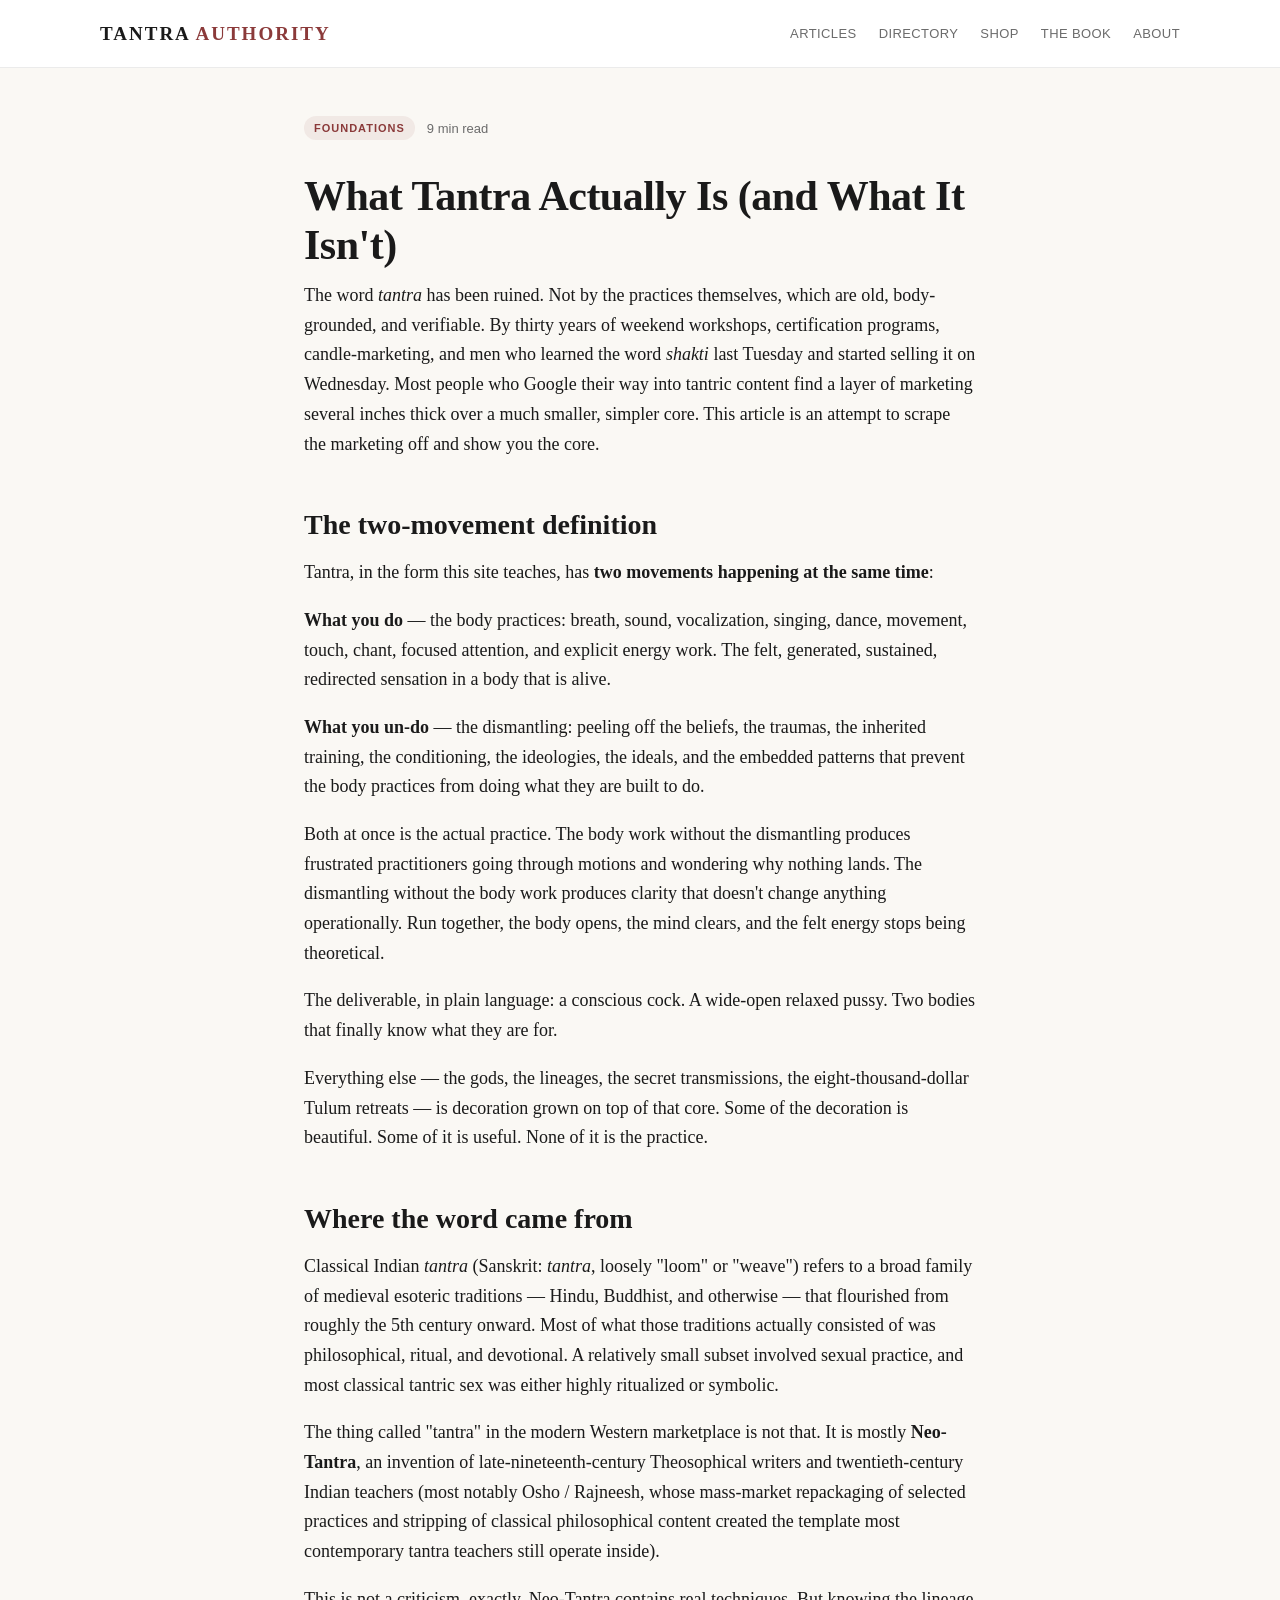
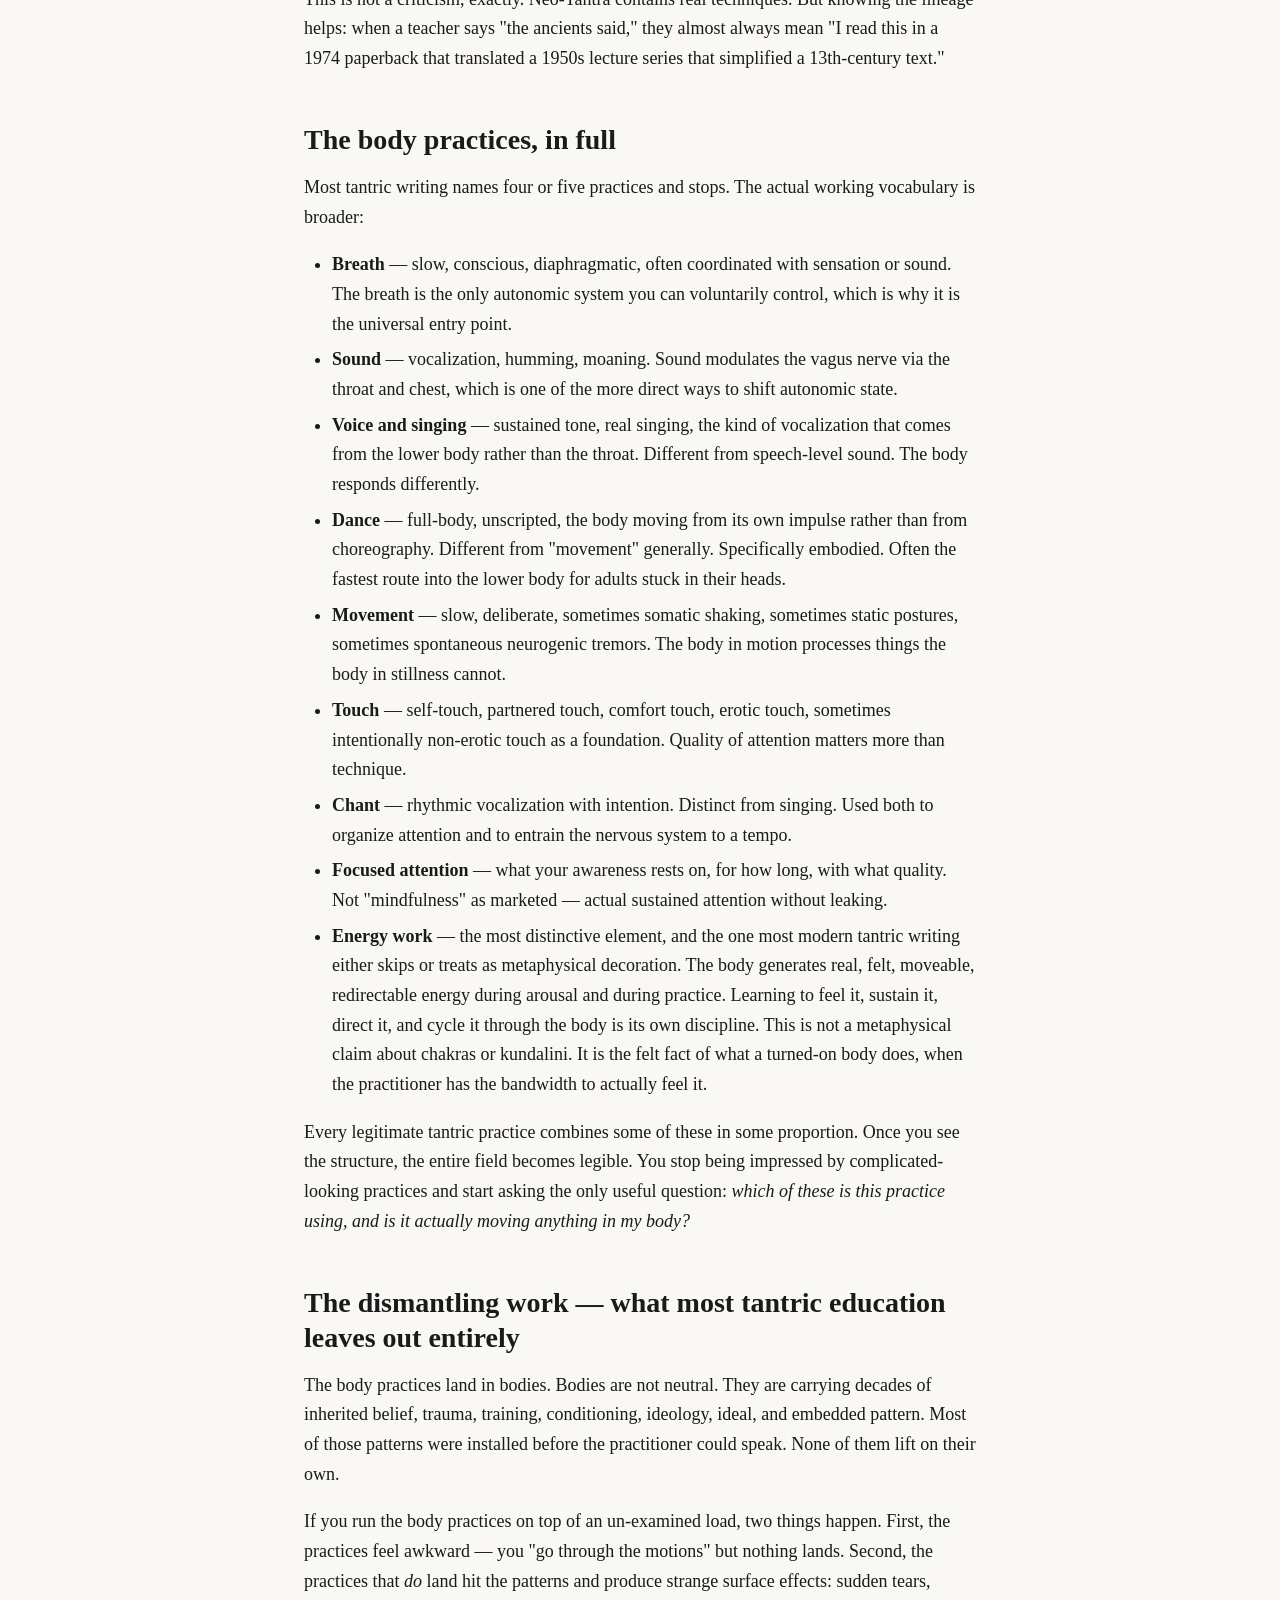
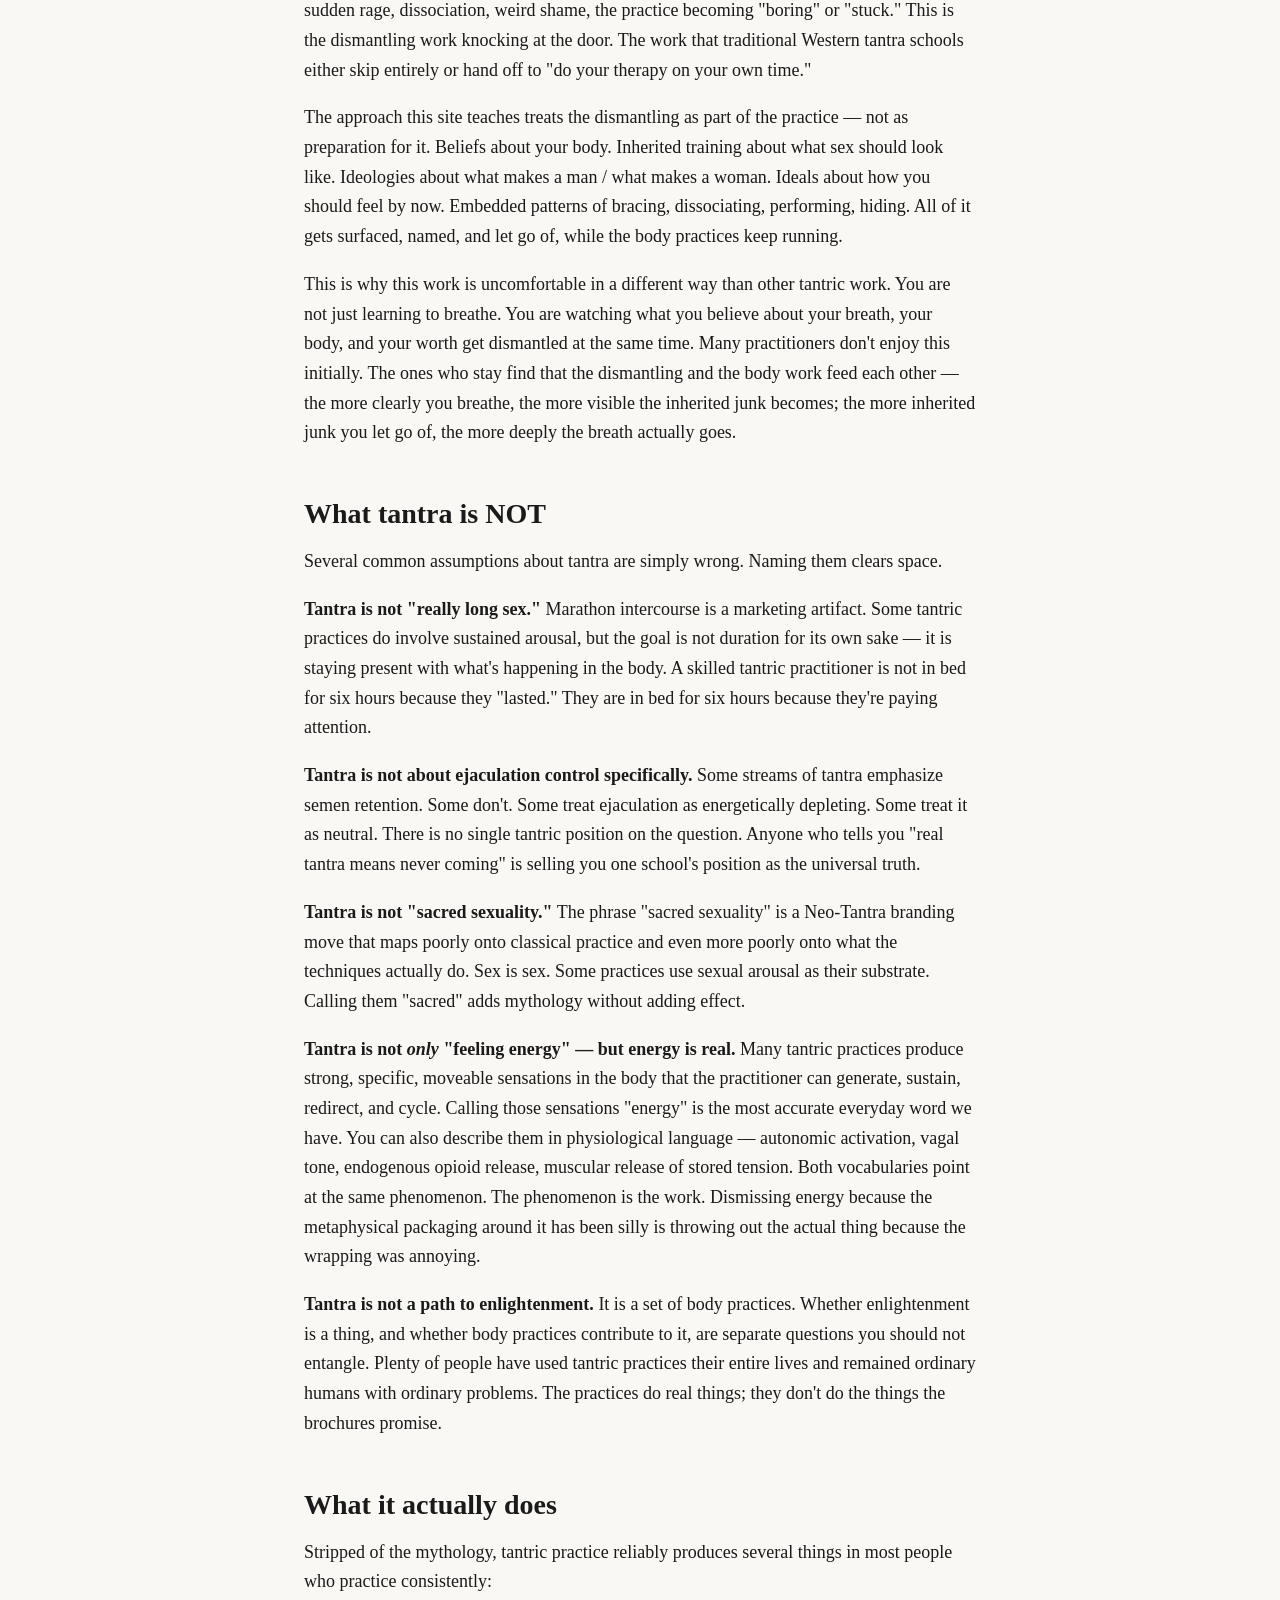
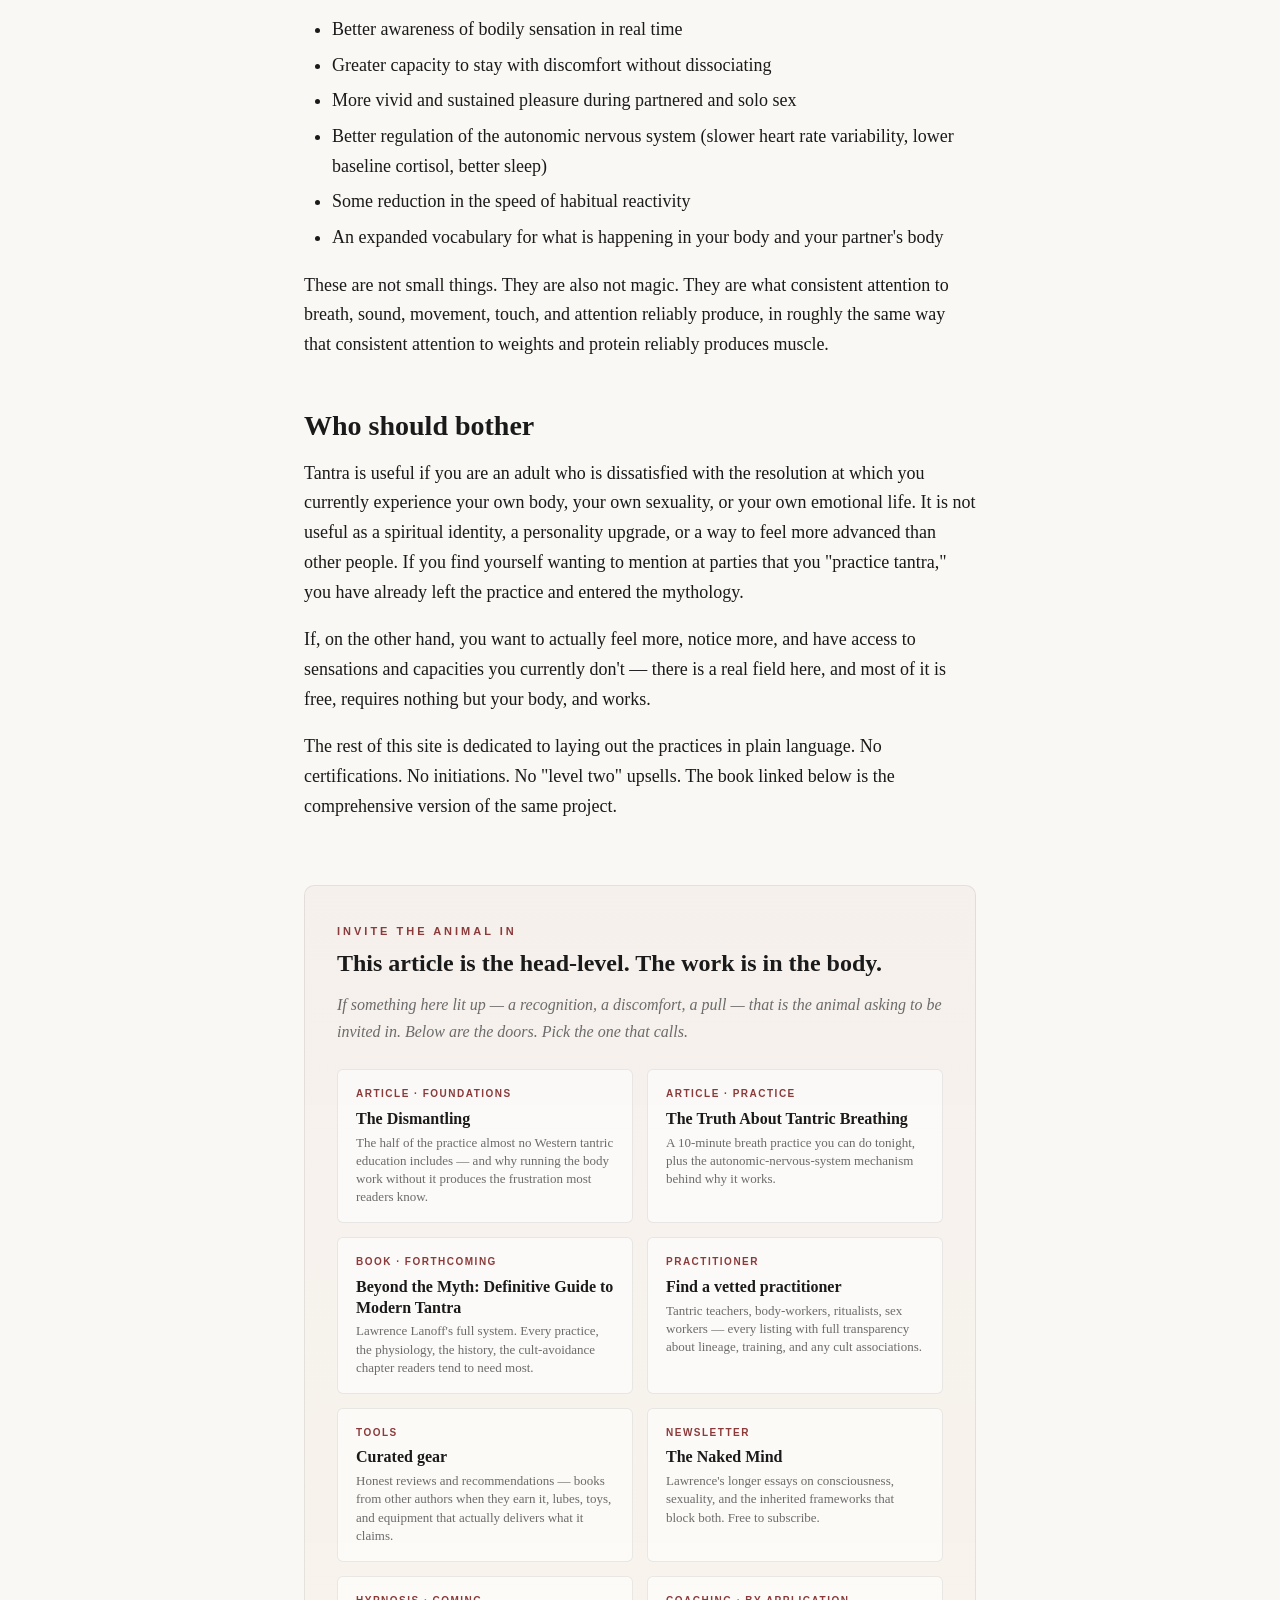
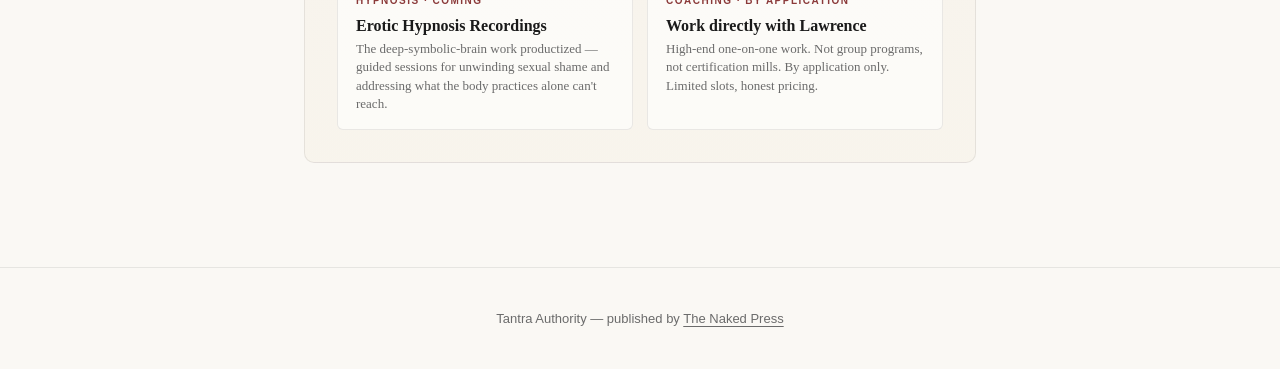
<file: articles/what-tantra-actually-is.html>
<!DOCTYPE html>
<html lang="en">
<head>
<meta charset="UTF-8">
<meta name="viewport" content="width=device-width, initial-scale=1.0">
<title>What Tantra Actually Is (and What It Isn't) — Tantra Authority</title>
<meta name="description" content="Strip away the candles, the certificate programs, and the eight-thousand-dollar retreats. What's left is a small, surprisingly accessible set of body technologies.">
<meta name="author" content="Lawrence Lanoff">
<link rel="stylesheet" href="../styles.css">
<link rel="icon" href="data:image/svg+xml,<svg xmlns='http://www.w3.org/2000/svg' viewBox='0 0 100 100'><text y='.9em' font-size='90'>○</text></svg>">
<script type="application/ld+json">
{
  "@context": "https://schema.org",
  "@type": "Article",
  "headline": "What Tantra Actually Is (and What It Isn't) \u2014 Tantra Authority",
  "description": "Strip away the candles, the certificate programs, and the eight-thousand-dollar retreats. What",
  "author": {
    "@type": "Person",
    "name": "Lawrence Lanoff",
    "url": "https://lawrencelanoff.com",
    "sameAs": [
      "https://lawrenceenergy.substack.com",
      "https://lawrencetheenergymaster.com"
    ],
    "jobTitle": "Teacher, Author, Founder of The Naked Press",
    "description": "Thirty-year teacher in modern Tantra, consciousness, and embodied practice. Author of the Beyond the Myth book series."
  },
  "publisher": {
    "@type": "Organization",
    "name": "Open Relationship Authority",
    "url": "https://open-relationship-authority.com/"
  },
  "datePublished": "2026-05-19",
  "dateModified": "2026-05-19",
  "mainEntityOfPage": {
    "@type": "WebPage",
    "@id": "https://open-relationship-authority.com/articles/what-tantra-actually-is.html"
  },
  "url": "https://open-relationship-authority.com/articles/what-tantra-actually-is.html",
  "inLanguage": "en-US",
  "isAccessibleForFree": true,
  "articleSection": "Open Relationships"
}
</script>
<script type="application/ld+json">
{
  "@context": "https://schema.org",
  "@type": "BreadcrumbList",
  "itemListElement": [
    {
      "@type": "ListItem",
      "position": 1,
      "name": "Home",
      "item": "https://open-relationship-authority.com/"
    },
    {
      "@type": "ListItem",
      "position": 2,
      "name": "Articles",
      "item": "https://open-relationship-authority.com/#articles"
    },
    {
      "@type": "ListItem",
      "position": 3,
      "name": "What Tantra Actually Is (and What It Isn't) \u2014 Tantra Authority",
      "item": "https://open-relationship-authority.com/articles/what-tantra-actually-is.html"
    }
  ]
}
</script>
</head>
<body>

<header class="site-header">
  <div class="site-header-inner">
    <a href="../index.html" class="site-logo">TANTRA <span>AUTHORITY</span></a>
    <nav class="site-nav">
      <a href="../index.html">Articles</a>
      <a href="../directory.html">Directory</a>
      <a href="../shop.html">Shop</a>
      <a href="../book.html">The Book</a>
      <a href="../about.html">About</a>
    </nav>
  </div>
</header>

<main>

  <div class="article-meta">
    <span class="pill">Foundations</span>
    <span>9 min read</span>
  </div>

  <h1>What Tantra Actually Is (and What It Isn't)</h1>

  <p>The word <em>tantra</em> has been ruined. Not by the practices themselves, which are old, body-grounded, and verifiable. By thirty years of weekend workshops, certification programs, candle-marketing, and men who learned the word <em>shakti</em> last Tuesday and started selling it on Wednesday. Most people who Google their way into tantric content find a layer of marketing several inches thick over a much smaller, simpler core. This article is an attempt to scrape the marketing off and show you the core.</p>

  <h2>The two-movement definition</h2>

  <p>Tantra, in the form this site teaches, has <strong>two movements happening at the same time</strong>:</p>

  <p><strong>What you do</strong> — the body practices: breath, sound, vocalization, singing, dance, movement, touch, chant, focused attention, and explicit energy work. The felt, generated, sustained, redirected sensation in a body that is alive.</p>

  <p><strong>What you un-do</strong> — the dismantling: peeling off the beliefs, the traumas, the inherited training, the conditioning, the ideologies, the ideals, and the embedded patterns that prevent the body practices from doing what they are built to do.</p>

  <p>Both at once is the actual practice. The body work without the dismantling produces frustrated practitioners going through motions and wondering why nothing lands. The dismantling without the body work produces clarity that doesn't change anything operationally. Run together, the body opens, the mind clears, and the felt energy stops being theoretical.</p>

  <p>The deliverable, in plain language: a conscious cock. A wide-open relaxed pussy. Two bodies that finally know what they are for.</p>

  <p>Everything else — the gods, the lineages, the secret transmissions, the eight-thousand-dollar Tulum retreats — is decoration grown on top of that core. Some of the decoration is beautiful. Some of it is useful. None of it is the practice.</p>

  <h2>Where the word came from</h2>

  <p>Classical Indian <em>tantra</em> (Sanskrit: <em>tantra</em>, loosely "loom" or "weave") refers to a broad family of medieval esoteric traditions — Hindu, Buddhist, and otherwise — that flourished from roughly the 5th century onward. Most of what those traditions actually consisted of was philosophical, ritual, and devotional. A relatively small subset involved sexual practice, and most classical tantric sex was either highly ritualized or symbolic.</p>

  <p>The thing called "tantra" in the modern Western marketplace is not that. It is mostly <strong>Neo-Tantra</strong>, an invention of late-nineteenth-century Theosophical writers and twentieth-century Indian teachers (most notably Osho / Rajneesh, whose mass-market repackaging of selected practices and stripping of classical philosophical content created the template most contemporary tantra teachers still operate inside).</p>

  <p>This is not a criticism, exactly. Neo-Tantra contains real techniques. But knowing the lineage helps: when a teacher says "the ancients said," they almost always mean "I read this in a 1974 paperback that translated a 1950s lecture series that simplified a 13th-century text."</p>

  <h2>The body practices, in full</h2>

  <p>Most tantric writing names four or five practices and stops. The actual working vocabulary is broader:</p>

  <ul>
    <li><strong>Breath</strong> — slow, conscious, diaphragmatic, often coordinated with sensation or sound. The breath is the only autonomic system you can voluntarily control, which is why it is the universal entry point.</li>
    <li><strong>Sound</strong> — vocalization, humming, moaning. Sound modulates the vagus nerve via the throat and chest, which is one of the more direct ways to shift autonomic state.</li>
    <li><strong>Voice and singing</strong> — sustained tone, real singing, the kind of vocalization that comes from the lower body rather than the throat. Different from speech-level sound. The body responds differently.</li>
    <li><strong>Dance</strong> — full-body, unscripted, the body moving from its own impulse rather than from choreography. Different from "movement" generally. Specifically embodied. Often the fastest route into the lower body for adults stuck in their heads.</li>
    <li><strong>Movement</strong> — slow, deliberate, sometimes somatic shaking, sometimes static postures, sometimes spontaneous neurogenic tremors. The body in motion processes things the body in stillness cannot.</li>
    <li><strong>Touch</strong> — self-touch, partnered touch, comfort touch, erotic touch, sometimes intentionally non-erotic touch as a foundation. Quality of attention matters more than technique.</li>
    <li><strong>Chant</strong> — rhythmic vocalization with intention. Distinct from singing. Used both to organize attention and to entrain the nervous system to a tempo.</li>
    <li><strong>Focused attention</strong> — what your awareness rests on, for how long, with what quality. Not "mindfulness" as marketed — actual sustained attention without leaking.</li>
    <li><strong>Energy work</strong> — the most distinctive element, and the one most modern tantric writing either skips or treats as metaphysical decoration. The body generates real, felt, moveable, redirectable energy during arousal and during practice. Learning to feel it, sustain it, direct it, and cycle it through the body is its own discipline. This is not a metaphysical claim about chakras or kundalini. It is the felt fact of what a turned-on body does, when the practitioner has the bandwidth to actually feel it.</li>
  </ul>

  <p>Every legitimate tantric practice combines some of these in some proportion. Once you see the structure, the entire field becomes legible. You stop being impressed by complicated-looking practices and start asking the only useful question: <em>which of these is this practice using, and is it actually moving anything in my body?</em></p>

  <h2>The dismantling work — what most tantric education leaves out entirely</h2>

  <p>The body practices land in bodies. Bodies are not neutral. They are carrying decades of inherited belief, trauma, training, conditioning, ideology, ideal, and embedded pattern. Most of those patterns were installed before the practitioner could speak. None of them lift on their own.</p>

  <p>If you run the body practices on top of an un-examined load, two things happen. First, the practices feel awkward — you "go through the motions" but nothing lands. Second, the practices that <em>do</em> land hit the patterns and produce strange surface effects: sudden tears, sudden rage, dissociation, weird shame, the practice becoming "boring" or "stuck." This is the dismantling work knocking at the door. The work that traditional Western tantra schools either skip entirely or hand off to "do your therapy on your own time."</p>

  <p>The approach this site teaches treats the dismantling as part of the practice — not as preparation for it. Beliefs about your body. Inherited training about what sex should look like. Ideologies about what makes a man / what makes a woman. Ideals about how you should feel by now. Embedded patterns of bracing, dissociating, performing, hiding. All of it gets surfaced, named, and let go of, while the body practices keep running.</p>

  <p>This is why this work is uncomfortable in a different way than other tantric work. You are not just learning to breathe. You are watching what you believe about your breath, your body, and your worth get dismantled at the same time. Many practitioners don't enjoy this initially. The ones who stay find that the dismantling and the body work feed each other — the more clearly you breathe, the more visible the inherited junk becomes; the more inherited junk you let go of, the more deeply the breath actually goes.</p>

  <h2>What tantra is NOT</h2>

  <p>Several common assumptions about tantra are simply wrong. Naming them clears space.</p>

  <p><strong>Tantra is not "really long sex."</strong> Marathon intercourse is a marketing artifact. Some tantric practices do involve sustained arousal, but the goal is not duration for its own sake — it is staying present with what's happening in the body. A skilled tantric practitioner is not in bed for six hours because they "lasted." They are in bed for six hours because they're paying attention.</p>

  <p><strong>Tantra is not about ejaculation control specifically.</strong> Some streams of tantra emphasize semen retention. Some don't. Some treat ejaculation as energetically depleting. Some treat it as neutral. There is no single tantric position on the question. Anyone who tells you "real tantra means never coming" is selling you one school's position as the universal truth.</p>

  <p><strong>Tantra is not "sacred sexuality."</strong> The phrase "sacred sexuality" is a Neo-Tantra branding move that maps poorly onto classical practice and even more poorly onto what the techniques actually do. Sex is sex. Some practices use sexual arousal as their substrate. Calling them "sacred" adds mythology without adding effect.</p>

  <p><strong>Tantra is not <em>only</em> "feeling energy" — but energy is real.</strong> Many tantric practices produce strong, specific, moveable sensations in the body that the practitioner can generate, sustain, redirect, and cycle. Calling those sensations "energy" is the most accurate everyday word we have. You can also describe them in physiological language — autonomic activation, vagal tone, endogenous opioid release, muscular release of stored tension. Both vocabularies point at the same phenomenon. The phenomenon is the work. Dismissing energy because the metaphysical packaging around it has been silly is throwing out the actual thing because the wrapping was annoying.</p>

  <p><strong>Tantra is not a path to enlightenment.</strong> It is a set of body practices. Whether enlightenment is a thing, and whether body practices contribute to it, are separate questions you should not entangle. Plenty of people have used tantric practices their entire lives and remained ordinary humans with ordinary problems. The practices do real things; they don't do the things the brochures promise.</p>

  <h2>What it actually does</h2>

  <p>Stripped of the mythology, tantric practice reliably produces several things in most people who practice consistently:</p>

  <ul>
    <li>Better awareness of bodily sensation in real time</li>
    <li>Greater capacity to stay with discomfort without dissociating</li>
    <li>More vivid and sustained pleasure during partnered and solo sex</li>
    <li>Better regulation of the autonomic nervous system (slower heart rate variability, lower baseline cortisol, better sleep)</li>
    <li>Some reduction in the speed of habitual reactivity</li>
    <li>An expanded vocabulary for what is happening in your body and your partner's body</li>
  </ul>

  <p>These are not small things. They are also not magic. They are what consistent attention to breath, sound, movement, touch, and attention reliably produce, in roughly the same way that consistent attention to weights and protein reliably produces muscle.</p>

  <h2>Who should bother</h2>

  <p>Tantra is useful if you are an adult who is dissatisfied with the resolution at which you currently experience your own body, your own sexuality, or your own emotional life. It is not useful as a spiritual identity, a personality upgrade, or a way to feel more advanced than other people. If you find yourself wanting to mention at parties that you "practice tantra," you have already left the practice and entered the mythology.</p>

  <p>If, on the other hand, you want to actually feel more, notice more, and have access to sensations and capacities you currently don't — there is a real field here, and most of it is free, requires nothing but your body, and works.</p>

  <p>The rest of this site is dedicated to laying out the practices in plain language. No certifications. No initiations. No "level two" upsells. The book linked below is the comprehensive version of the same project.</p>

  <div class="animal-cta">
    <div class="animal-cta-eyebrow">Invite the Animal In</div>
    <h3 class="animal-cta-headline">This article is the head-level. The work is in the body.</h3>
    <p class="animal-cta-intro">If something here lit up — a recognition, a discomfort, a pull — that is the animal asking to be invited in. Below are the doors. Pick the one that calls.</p>

    <div class="rabbit-hole">
      <a href="the-dismantling.html" class="rabbit-hole-item">
        <div class="rh-label">Article · Foundations</div>
        <div class="rh-title">The Dismantling</div>
        <div class="rh-desc">The half of the practice almost no Western tantric education includes — and why running the body work without it produces the frustration most readers know.</div>
      </a>
      <a href="tantric-breathing-truth.html" class="rabbit-hole-item">
        <div class="rh-label">Article · Practice</div>
        <div class="rh-title">The Truth About Tantric Breathing</div>
        <div class="rh-desc">A 10-minute breath practice you can do tonight, plus the autonomic-nervous-system mechanism behind why it works.</div>
      </a>
      <a href="../book.html" class="rabbit-hole-item">
        <div class="rh-label">Book · Forthcoming</div>
        <div class="rh-title">Beyond the Myth: Definitive Guide to Modern Tantra</div>
        <div class="rh-desc">Lawrence Lanoff's full system. Every practice, the physiology, the history, the cult-avoidance chapter readers tend to need most.</div>
      </a>
      <a href="../directory.html" class="rabbit-hole-item">
        <div class="rh-label">Practitioner</div>
        <div class="rh-title">Find a vetted practitioner</div>
        <div class="rh-desc">Tantric teachers, body-workers, ritualists, sex workers — every listing with full transparency about lineage, training, and any cult associations.</div>
      </a>
      <a href="../shop.html" class="rabbit-hole-item">
        <div class="rh-label">Tools</div>
        <div class="rh-title">Curated gear</div>
        <div class="rh-desc">Honest reviews and recommendations — books from other authors when they earn it, lubes, toys, and equipment that actually delivers what it claims.</div>
      </a>
      <a href="https://thenakedmind.ai" class="rabbit-hole-item">
        <div class="rh-label">Newsletter</div>
        <div class="rh-title">The Naked Mind</div>
        <div class="rh-desc">Lawrence's longer essays on consciousness, sexuality, and the inherited frameworks that block both. Free to subscribe.</div>
      </a>
      <a href="../shop.html#hypnosis" class="rabbit-hole-item">
        <div class="rh-label">Hypnosis · Coming</div>
        <div class="rh-title">Erotic Hypnosis Recordings</div>
        <div class="rh-desc">The deep-symbolic-brain work productized — guided sessions for unwinding sexual shame and addressing what the body practices alone can't reach.</div>
      </a>
      <a href="../about.html#coaching" class="rabbit-hole-item">
        <div class="rh-label">Coaching · By Application</div>
        <div class="rh-title">Work directly with Lawrence</div>
        <div class="rh-desc">High-end one-on-one work. Not group programs, not certification mills. By application only. Limited slots, honest pricing.</div>
      </a>
    </div>
  </div>

</main>

<footer class="site-footer">
  <div>Tantra Authority — published by <a href="https://thenaked.press">The Naked Press</a></div>
  
</footer>

</body>
</html>
</file>
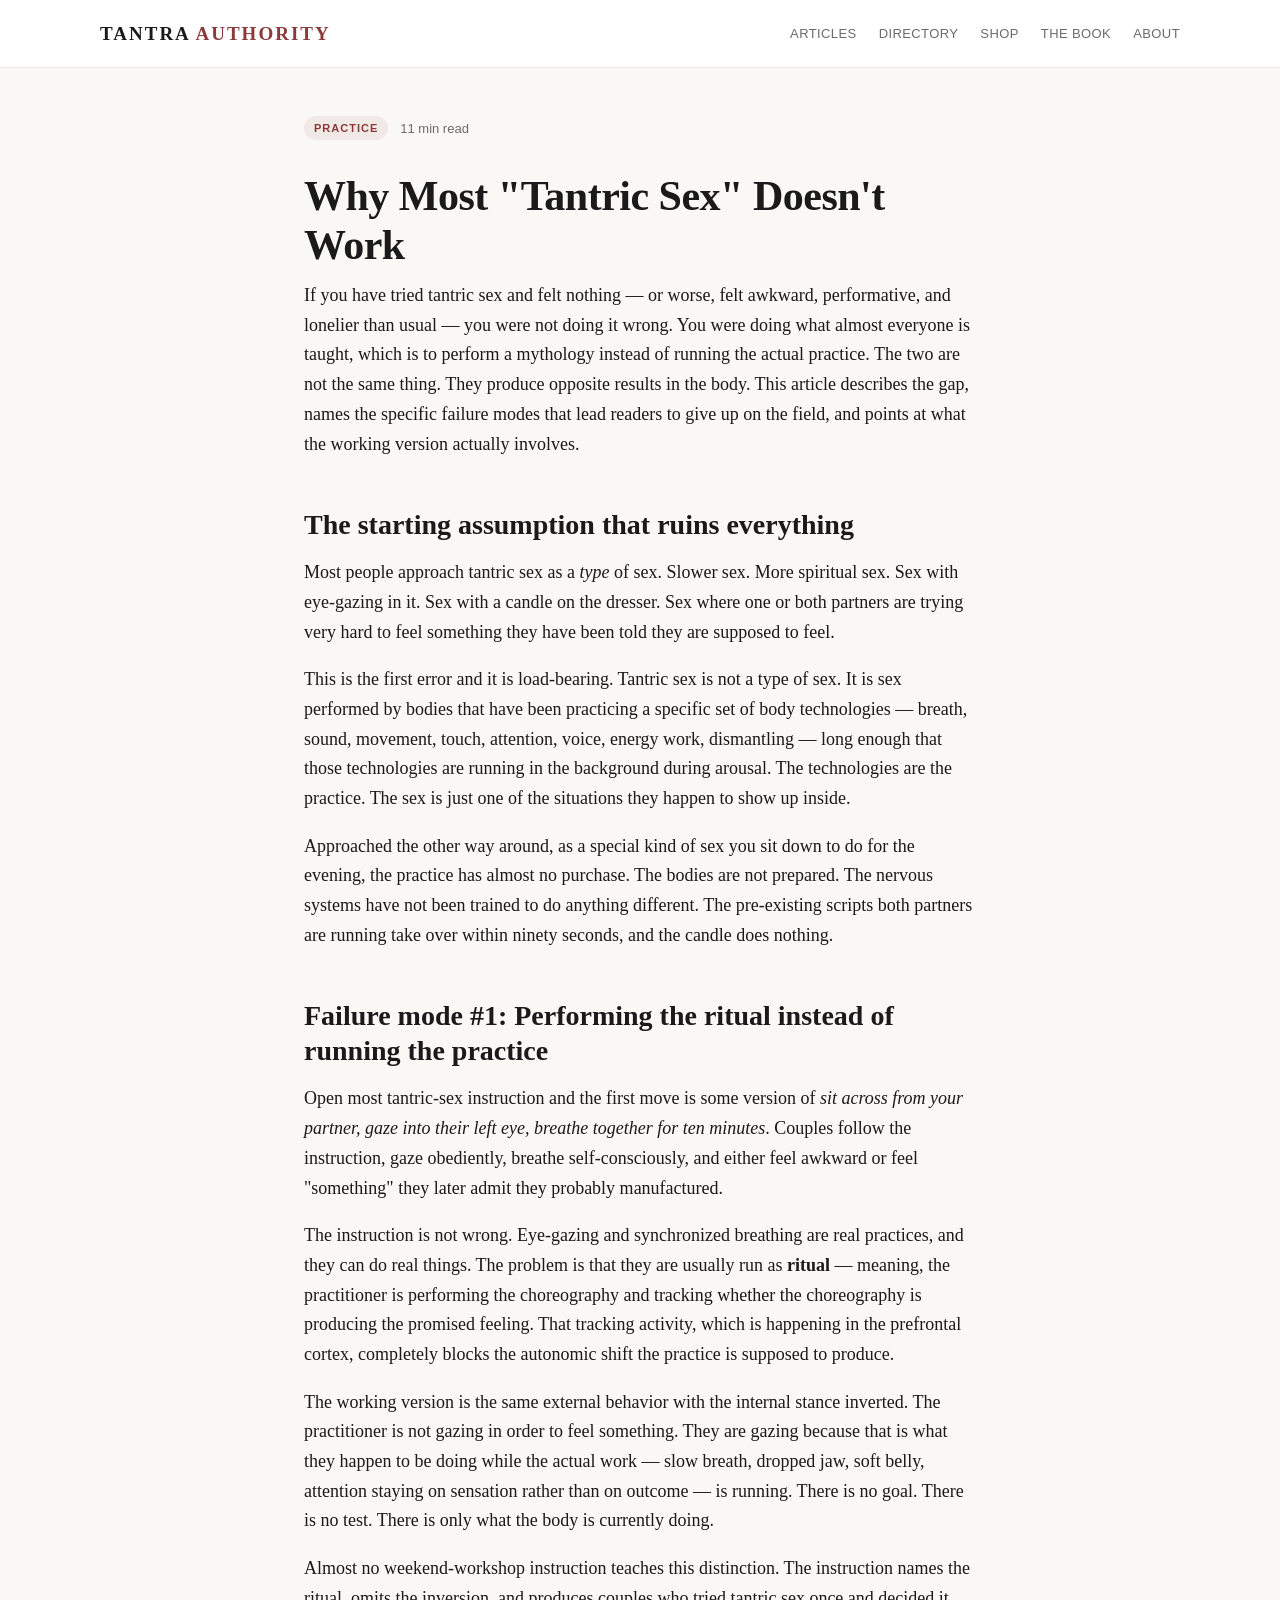
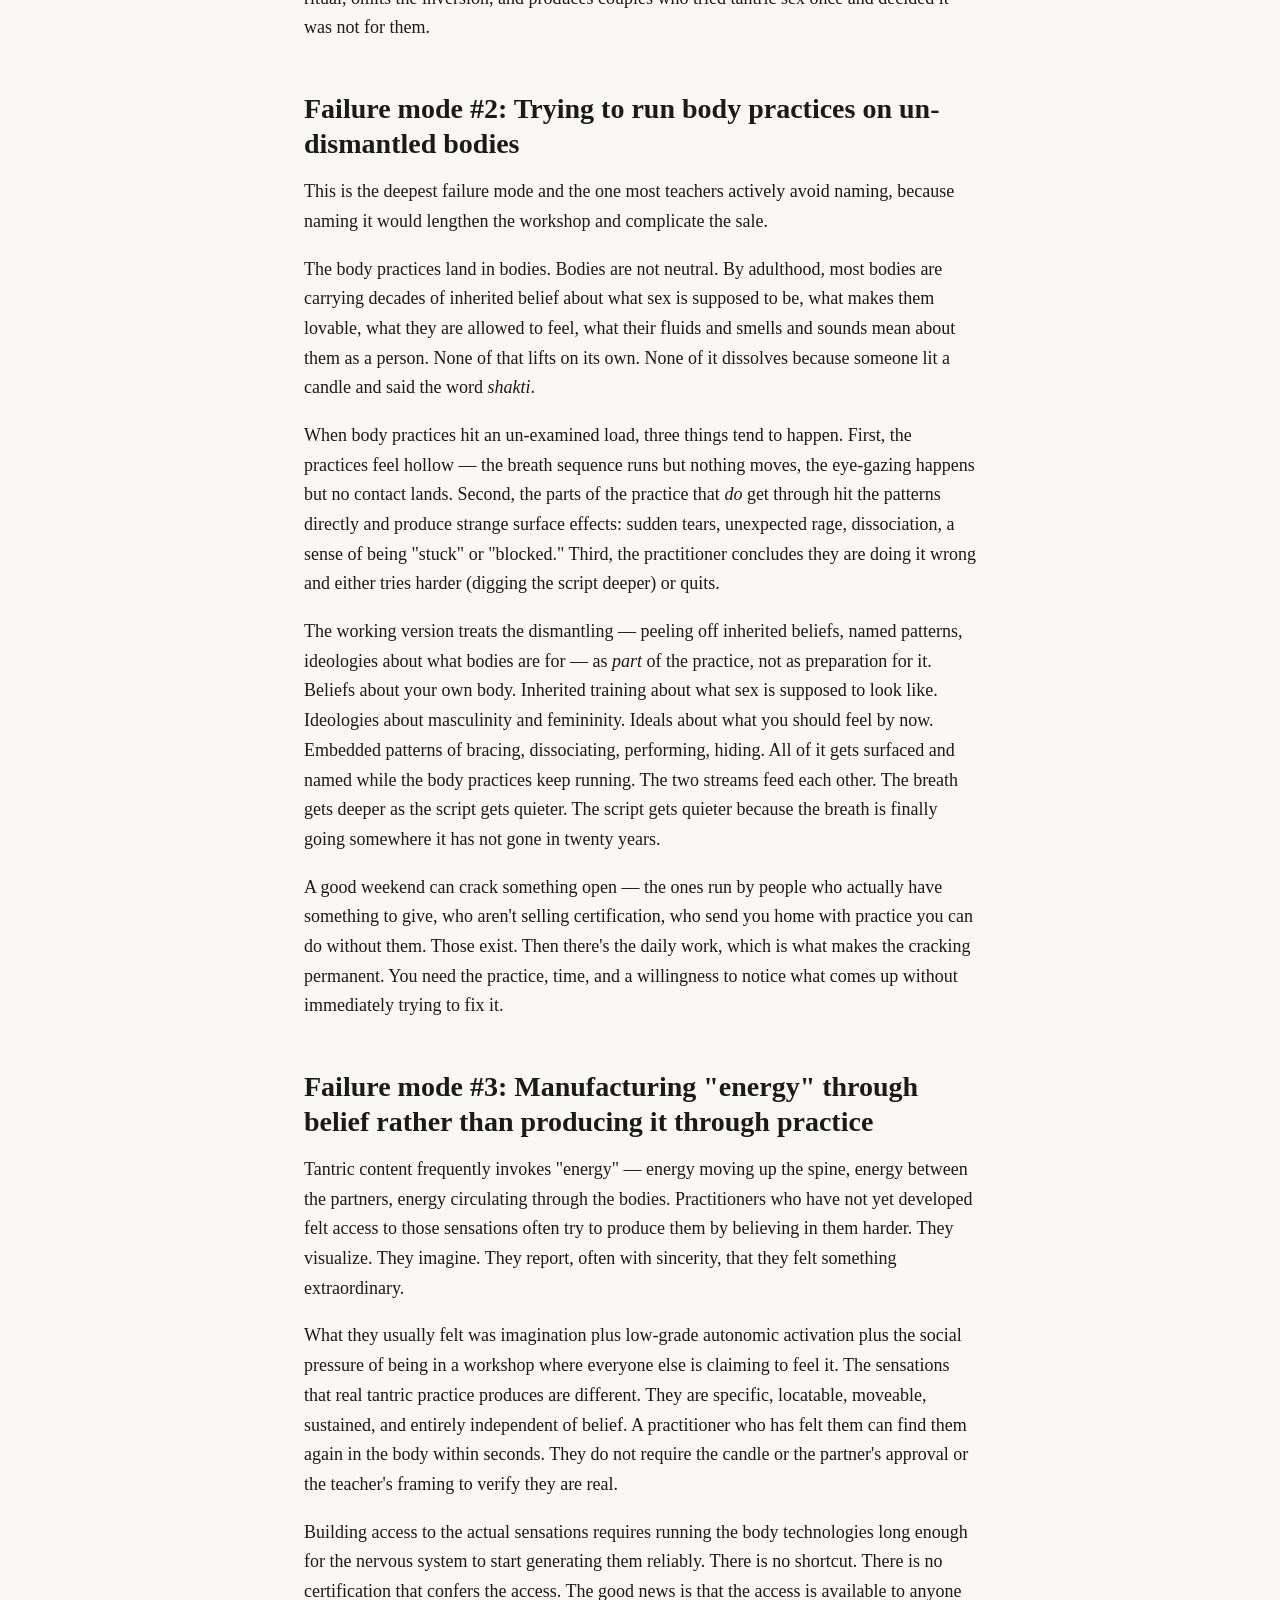
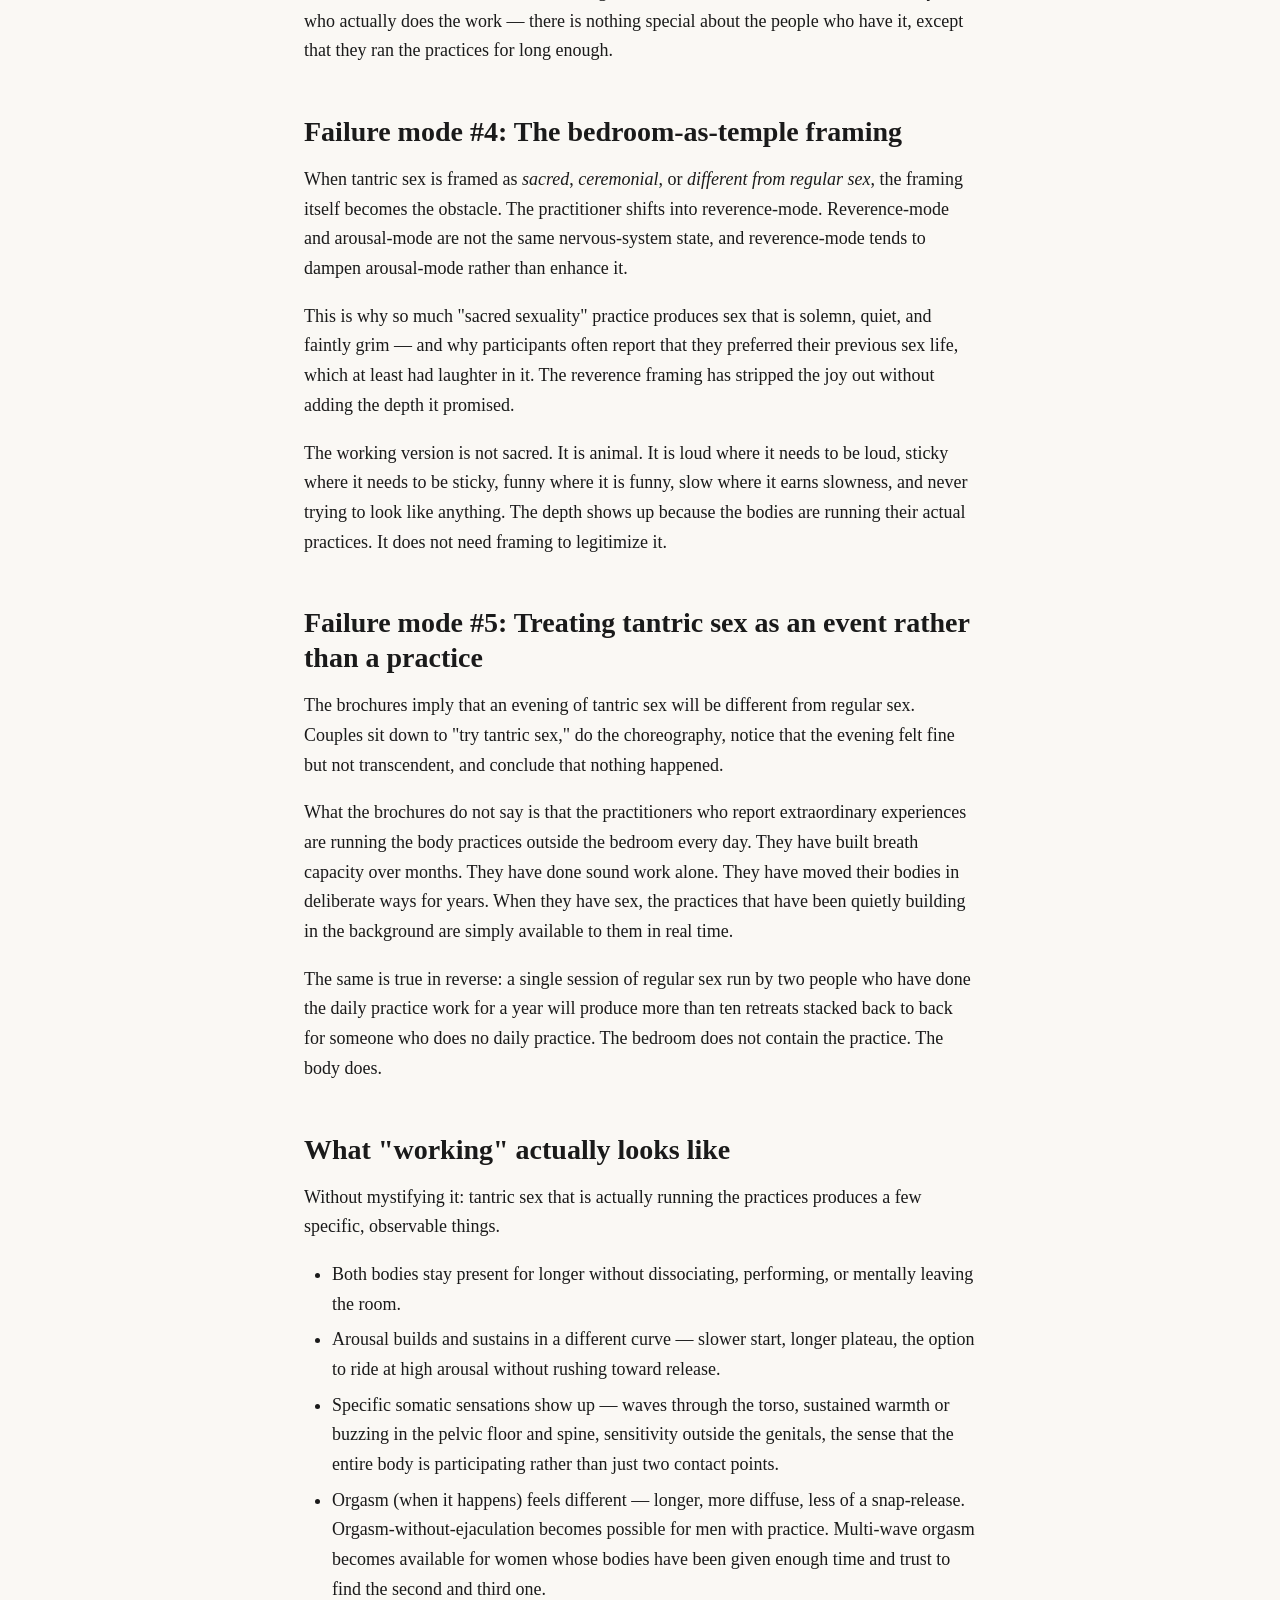
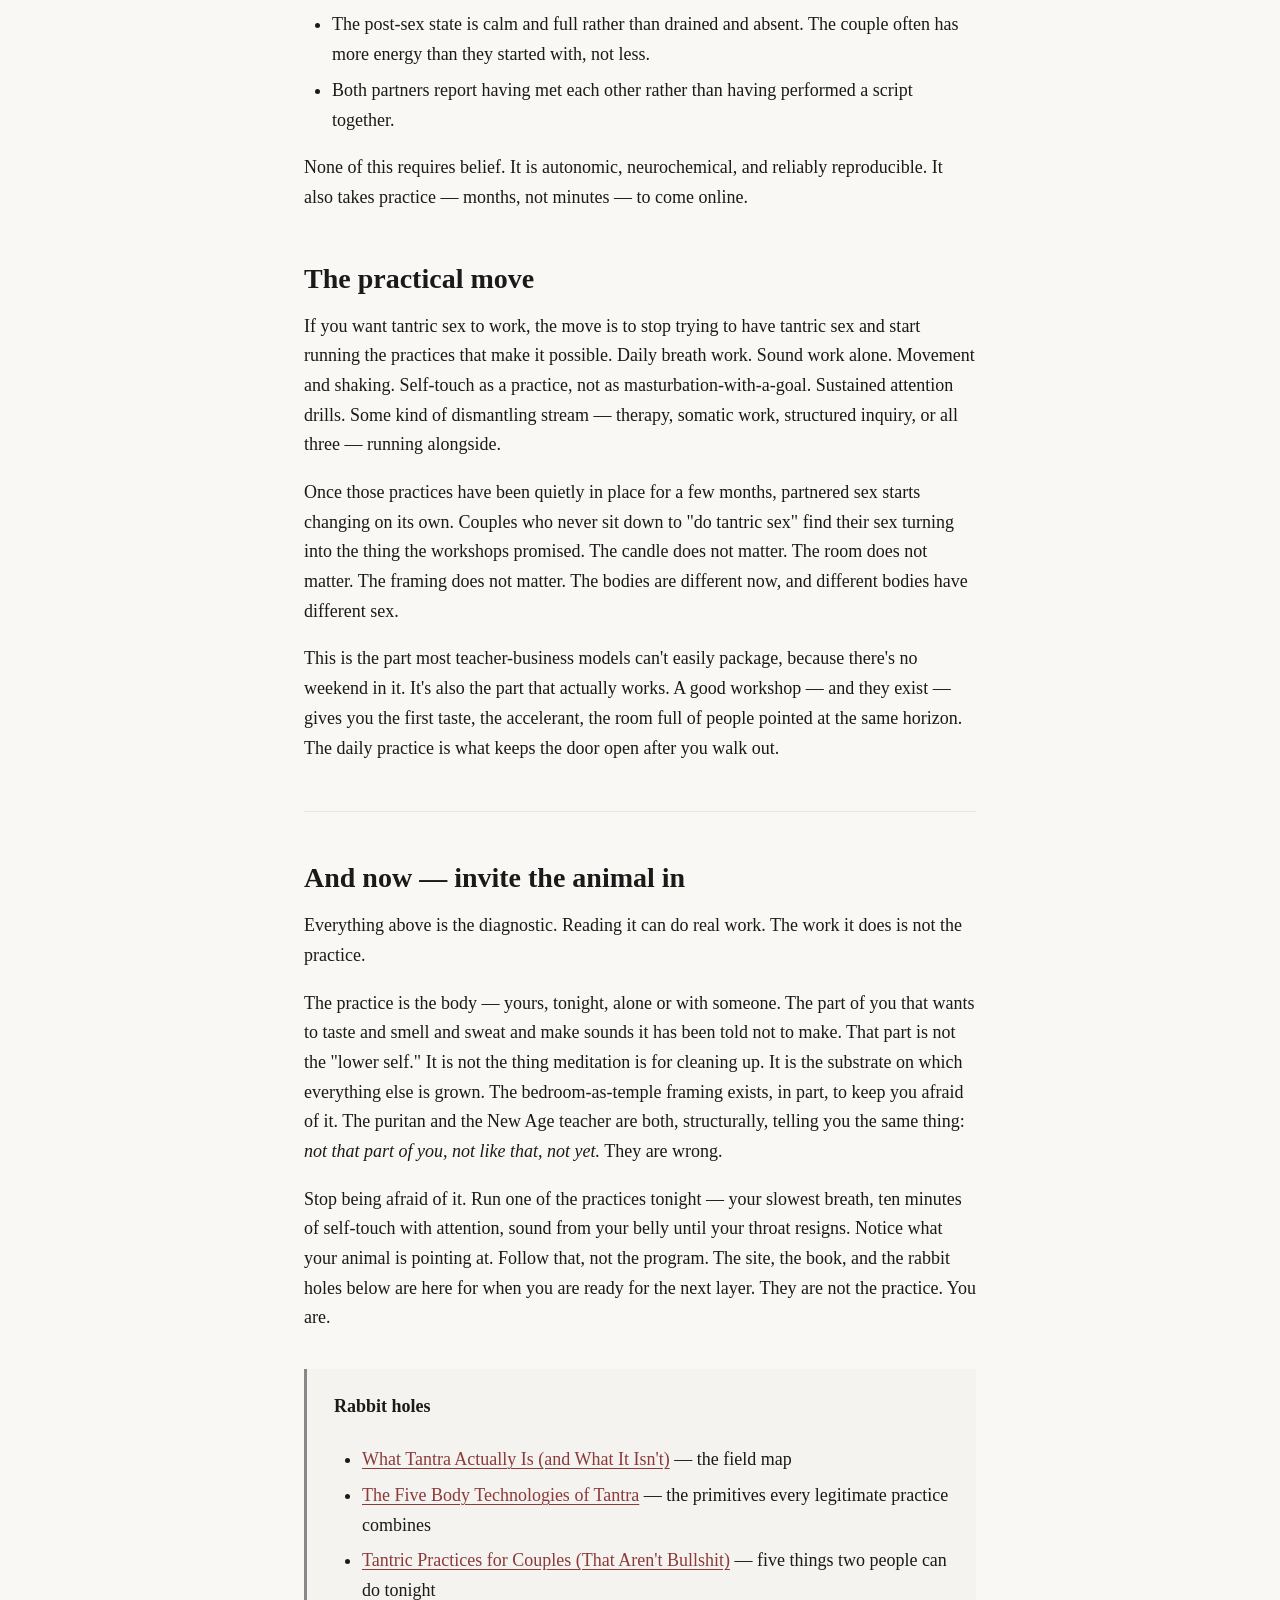
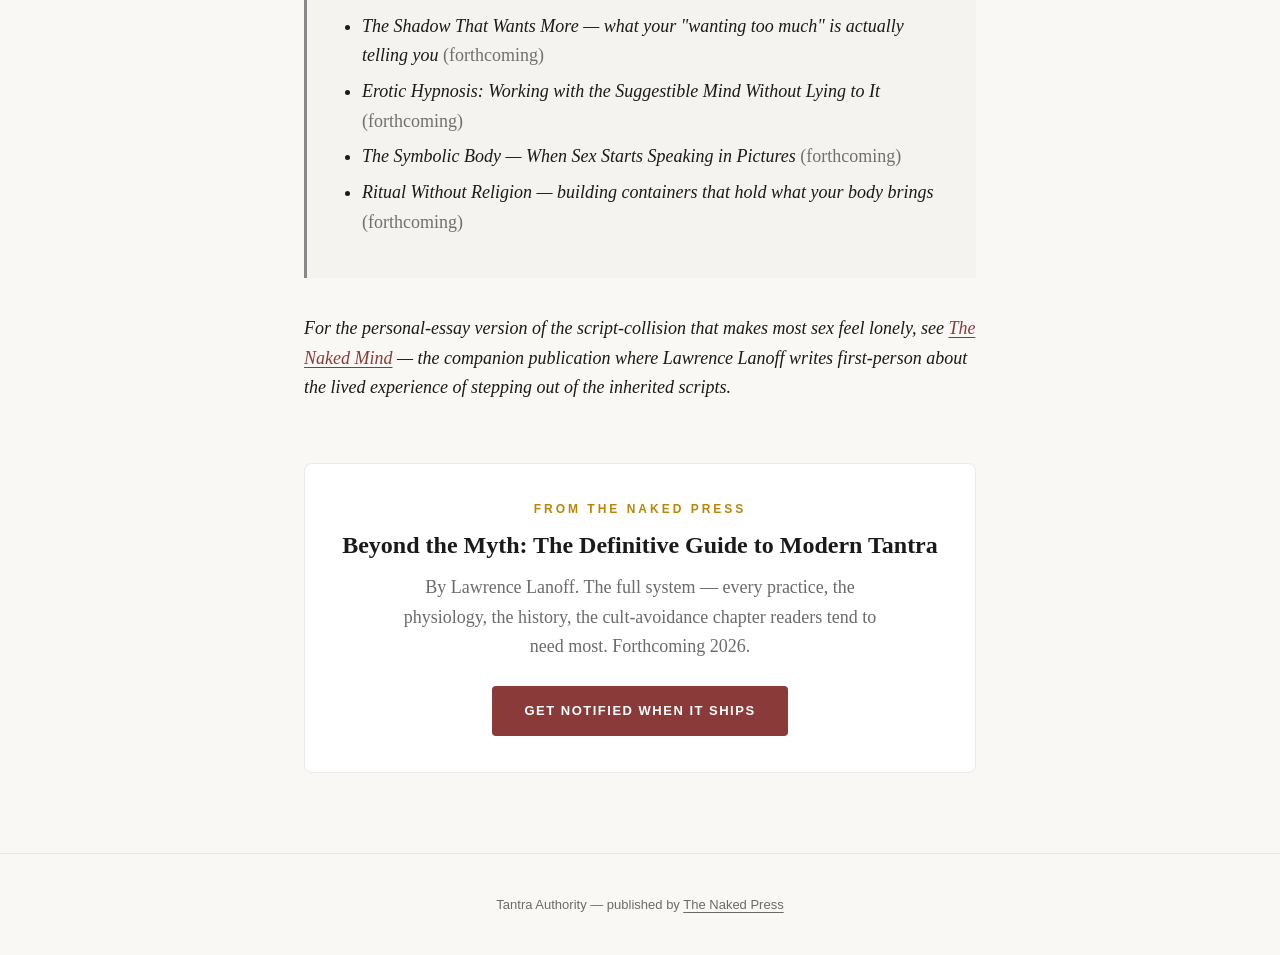
<file: articles/why-most-tantric-sex-doesnt-work.html>
<!DOCTYPE html>
<html lang="en">
<head>
<meta charset="UTF-8">
<meta name="viewport" content="width=device-width, initial-scale=1.0">
<title>Why Most "Tantric Sex" Doesn't Work — Tantra Authority</title>
<meta name="description" content="If you've tried tantric sex and felt nothing — or worse, felt awkward — you weren't doing it wrong. You were doing what almost everyone is taught, which is to perform a mythology instead of running the actual practice.">
<meta name="author" content="Lawrence Lanoff">
<link rel="stylesheet" href="../styles.css">
<link rel="icon" href="data:image/svg+xml,<svg xmlns='http://www.w3.org/2000/svg' viewBox='0 0 100 100'><text y='.9em' font-size='90'>○</text></svg>">
<script type="application/ld+json">
{
  "@context": "https://schema.org",
  "@type": "Article",
  "headline": "Why Most \"Tantric Sex\" Doesn't Work \u2014 Tantra Authority",
  "description": "If you",
  "author": {
    "@type": "Person",
    "name": "Lawrence Lanoff",
    "url": "https://lawrencelanoff.com",
    "sameAs": [
      "https://lawrenceenergy.substack.com",
      "https://lawrencetheenergymaster.com"
    ],
    "jobTitle": "Teacher, Author, Founder of The Naked Press",
    "description": "Thirty-year teacher in modern Tantra, consciousness, and embodied practice. Author of the Beyond the Myth book series."
  },
  "publisher": {
    "@type": "Organization",
    "name": "Open Relationship Authority",
    "url": "https://open-relationship-authority.com/"
  },
  "datePublished": "2026-05-19",
  "dateModified": "2026-05-19",
  "mainEntityOfPage": {
    "@type": "WebPage",
    "@id": "https://open-relationship-authority.com/articles/why-most-tantric-sex-doesnt-work.html"
  },
  "url": "https://open-relationship-authority.com/articles/why-most-tantric-sex-doesnt-work.html",
  "inLanguage": "en-US",
  "isAccessibleForFree": true,
  "articleSection": "Open Relationships"
}
</script>
<script type="application/ld+json">
{
  "@context": "https://schema.org",
  "@type": "BreadcrumbList",
  "itemListElement": [
    {
      "@type": "ListItem",
      "position": 1,
      "name": "Home",
      "item": "https://open-relationship-authority.com/"
    },
    {
      "@type": "ListItem",
      "position": 2,
      "name": "Articles",
      "item": "https://open-relationship-authority.com/#articles"
    },
    {
      "@type": "ListItem",
      "position": 3,
      "name": "Why Most \"Tantric Sex\" Doesn't Work \u2014 Tantra Authority",
      "item": "https://open-relationship-authority.com/articles/why-most-tantric-sex-doesnt-work.html"
    }
  ]
}
</script>
</head>
<body>

<header class="site-header">
  <div class="site-header-inner">
    <a href="../index.html" class="site-logo">TANTRA <span>AUTHORITY</span></a>
    <nav class="site-nav">
      <a href="../index.html">Articles</a>
      <a href="../directory.html">Directory</a>
      <a href="../shop.html">Shop</a>
      <a href="../book.html">The Book</a>
      <a href="../about.html">About</a>
    </nav>
  </div>
</header>

<main>

  <div class="article-meta">
    <span class="pill">Practice</span>
    <span>11 min read</span>
  </div>

  <h1>Why Most "Tantric Sex" Doesn't Work</h1>

  <p>If you have tried tantric sex and felt nothing — or worse, felt awkward, performative, and lonelier than usual — you were not doing it wrong. You were doing what almost everyone is taught, which is to perform a mythology instead of running the actual practice. The two are not the same thing. They produce opposite results in the body. This article describes the gap, names the specific failure modes that lead readers to give up on the field, and points at what the working version actually involves.</p>

  <h2>The starting assumption that ruins everything</h2>

  <p>Most people approach tantric sex as a <em>type</em> of sex. Slower sex. More spiritual sex. Sex with eye-gazing in it. Sex with a candle on the dresser. Sex where one or both partners are trying very hard to feel something they have been told they are supposed to feel.</p>

  <p>This is the first error and it is load-bearing. Tantric sex is not a type of sex. It is sex performed by bodies that have been practicing a specific set of body technologies — breath, sound, movement, touch, attention, voice, energy work, dismantling — long enough that those technologies are running in the background during arousal. The technologies are the practice. The sex is just one of the situations they happen to show up inside.</p>

  <p>Approached the other way around, as a special kind of sex you sit down to do for the evening, the practice has almost no purchase. The bodies are not prepared. The nervous systems have not been trained to do anything different. The pre-existing scripts both partners are running take over within ninety seconds, and the candle does nothing.</p>

  <h2>Failure mode #1: Performing the ritual instead of running the practice</h2>

  <p>Open most tantric-sex instruction and the first move is some version of <em>sit across from your partner, gaze into their left eye, breathe together for ten minutes</em>. Couples follow the instruction, gaze obediently, breathe self-consciously, and either feel awkward or feel "something" they later admit they probably manufactured.</p>

  <p>The instruction is not wrong. Eye-gazing and synchronized breathing are real practices, and they can do real things. The problem is that they are usually run as <strong>ritual</strong> — meaning, the practitioner is performing the choreography and tracking whether the choreography is producing the promised feeling. That tracking activity, which is happening in the prefrontal cortex, completely blocks the autonomic shift the practice is supposed to produce.</p>

  <p>The working version is the same external behavior with the internal stance inverted. The practitioner is not gazing in order to feel something. They are gazing because that is what they happen to be doing while the actual work — slow breath, dropped jaw, soft belly, attention staying on sensation rather than on outcome — is running. There is no goal. There is no test. There is only what the body is currently doing.</p>

  <p>Almost no weekend-workshop instruction teaches this distinction. The instruction names the ritual, omits the inversion, and produces couples who tried tantric sex once and decided it was not for them.</p>

  <h2>Failure mode #2: Trying to run body practices on un-dismantled bodies</h2>

  <p>This is the deepest failure mode and the one most teachers actively avoid naming, because naming it would lengthen the workshop and complicate the sale.</p>

  <p>The body practices land in bodies. Bodies are not neutral. By adulthood, most bodies are carrying decades of inherited belief about what sex is supposed to be, what makes them lovable, what they are allowed to feel, what their fluids and smells and sounds mean about them as a person. None of that lifts on its own. None of it dissolves because someone lit a candle and said the word <em>shakti</em>.</p>

  <p>When body practices hit an un-examined load, three things tend to happen. First, the practices feel hollow — the breath sequence runs but nothing moves, the eye-gazing happens but no contact lands. Second, the parts of the practice that <em>do</em> get through hit the patterns directly and produce strange surface effects: sudden tears, unexpected rage, dissociation, a sense of being "stuck" or "blocked." Third, the practitioner concludes they are doing it wrong and either tries harder (digging the script deeper) or quits.</p>

  <p>The working version treats the dismantling — peeling off inherited beliefs, named patterns, ideologies about what bodies are for — as <em>part</em> of the practice, not as preparation for it. Beliefs about your own body. Inherited training about what sex is supposed to look like. Ideologies about masculinity and femininity. Ideals about what you should feel by now. Embedded patterns of bracing, dissociating, performing, hiding. All of it gets surfaced and named while the body practices keep running. The two streams feed each other. The breath gets deeper as the script gets quieter. The script gets quieter because the breath is finally going somewhere it has not gone in twenty years.</p>

  <p>A good weekend can crack something open — the ones run by people who actually have something to give, who aren't selling certification, who send you home with practice you can do without them. Those exist. Then there's the daily work, which is what makes the cracking permanent. You need the practice, time, and a willingness to notice what comes up without immediately trying to fix it.</p>

  <h2>Failure mode #3: Manufacturing "energy" through belief rather than producing it through practice</h2>

  <p>Tantric content frequently invokes "energy" — energy moving up the spine, energy between the partners, energy circulating through the bodies. Practitioners who have not yet developed felt access to those sensations often try to produce them by believing in them harder. They visualize. They imagine. They report, often with sincerity, that they felt something extraordinary.</p>

  <p>What they usually felt was imagination plus low-grade autonomic activation plus the social pressure of being in a workshop where everyone else is claiming to feel it. The sensations that real tantric practice produces are different. They are specific, locatable, moveable, sustained, and entirely independent of belief. A practitioner who has felt them can find them again in the body within seconds. They do not require the candle or the partner's approval or the teacher's framing to verify they are real.</p>

  <p>Building access to the actual sensations requires running the body technologies long enough for the nervous system to start generating them reliably. There is no shortcut. There is no certification that confers the access. The good news is that the access is available to anyone who actually does the work — there is nothing special about the people who have it, except that they ran the practices for long enough.</p>

  <h2>Failure mode #4: The bedroom-as-temple framing</h2>

  <p>When tantric sex is framed as <em>sacred</em>, <em>ceremonial</em>, or <em>different from regular sex</em>, the framing itself becomes the obstacle. The practitioner shifts into reverence-mode. Reverence-mode and arousal-mode are not the same nervous-system state, and reverence-mode tends to dampen arousal-mode rather than enhance it.</p>

  <p>This is why so much "sacred sexuality" practice produces sex that is solemn, quiet, and faintly grim — and why participants often report that they preferred their previous sex life, which at least had laughter in it. The reverence framing has stripped the joy out without adding the depth it promised.</p>

  <p>The working version is not sacred. It is animal. It is loud where it needs to be loud, sticky where it needs to be sticky, funny where it is funny, slow where it earns slowness, and never trying to look like anything. The depth shows up because the bodies are running their actual practices. It does not need framing to legitimize it.</p>

  <h2>Failure mode #5: Treating tantric sex as an event rather than a practice</h2>

  <p>The brochures imply that an evening of tantric sex will be different from regular sex. Couples sit down to "try tantric sex," do the choreography, notice that the evening felt fine but not transcendent, and conclude that nothing happened.</p>

  <p>What the brochures do not say is that the practitioners who report extraordinary experiences are running the body practices outside the bedroom every day. They have built breath capacity over months. They have done sound work alone. They have moved their bodies in deliberate ways for years. When they have sex, the practices that have been quietly building in the background are simply available to them in real time.</p>

  <p>The same is true in reverse: a single session of regular sex run by two people who have done the daily practice work for a year will produce more than ten retreats stacked back to back for someone who does no daily practice. The bedroom does not contain the practice. The body does.</p>

  <h2>What "working" actually looks like</h2>

  <p>Without mystifying it: tantric sex that is actually running the practices produces a few specific, observable things.</p>

  <ul>
    <li>Both bodies stay present for longer without dissociating, performing, or mentally leaving the room.</li>
    <li>Arousal builds and sustains in a different curve — slower start, longer plateau, the option to ride at high arousal without rushing toward release.</li>
    <li>Specific somatic sensations show up — waves through the torso, sustained warmth or buzzing in the pelvic floor and spine, sensitivity outside the genitals, the sense that the entire body is participating rather than just two contact points.</li>
    <li>Orgasm (when it happens) feels different — longer, more diffuse, less of a snap-release. Orgasm-without-ejaculation becomes possible for men with practice. Multi-wave orgasm becomes available for women whose bodies have been given enough time and trust to find the second and third one.</li>
    <li>The post-sex state is calm and full rather than drained and absent. The couple often has more energy than they started with, not less.</li>
    <li>Both partners report having met each other rather than having performed a script together.</li>
  </ul>

  <p>None of this requires belief. It is autonomic, neurochemical, and reliably reproducible. It also takes practice — months, not minutes — to come online.</p>

  <h2>The practical move</h2>

  <p>If you want tantric sex to work, the move is to stop trying to have tantric sex and start running the practices that make it possible. Daily breath work. Sound work alone. Movement and shaking. Self-touch as a practice, not as masturbation-with-a-goal. Sustained attention drills. Some kind of dismantling stream — therapy, somatic work, structured inquiry, or all three — running alongside.</p>

  <p>Once those practices have been quietly in place for a few months, partnered sex starts changing on its own. Couples who never sit down to "do tantric sex" find their sex turning into the thing the workshops promised. The candle does not matter. The room does not matter. The framing does not matter. The bodies are different now, and different bodies have different sex.</p>

  <p>This is the part most teacher-business models can't easily package, because there's no weekend in it. It's also the part that actually works. A good workshop — and they exist — gives you the first taste, the accelerant, the room full of people pointed at the same horizon. The daily practice is what keeps the door open after you walk out.</p>

  <hr>

  <h2>And now — invite the animal in</h2>

  <p>Everything above is the diagnostic. Reading it can do real work. The work it does is not the practice.</p>

  <p>The practice is the body — yours, tonight, alone or with someone. The part of you that wants to taste and smell and sweat and make sounds it has been told not to make. That part is not the "lower self." It is not the thing meditation is for cleaning up. It is the substrate on which everything else is grown. The bedroom-as-temple framing exists, in part, to keep you afraid of it. The puritan and the New Age teacher are both, structurally, telling you the same thing: <em>not that part of you, not like that, not yet.</em> They are wrong.</p>

  <p>Stop being afraid of it. Run one of the practices tonight — your slowest breath, ten minutes of self-touch with attention, sound from your belly until your throat resigns. Notice what your animal is pointing at. Follow that, not the program. The site, the book, and the rabbit holes below are here for when you are ready for the next layer. They are not the practice. You are.</p>

  <div class="rabbit-holes" style="margin: 2em 0; padding: 1.25em 1.5em; border-left: 3px solid #888; background: rgba(0,0,0,0.02);">
    <h4 style="margin-top: 0;">Rabbit holes</h4>
    <ul>
      <li><a href="../articles/what-tantra-actually-is.html">What Tantra Actually Is (and What It Isn't)</a> — the field map</li>
      <li><a href="../articles/five-body-technologies.html">The Five Body Technologies of Tantra</a> — the primitives every legitimate practice combines</li>
      <li><a href="../articles/tantric-practices-for-couples.html">Tantric Practices for Couples (That Aren't Bullshit)</a> — five things two people can do tonight</li>
      <li><em>The Shadow That Wants More — what your "wanting too much" is actually telling you</em> <span style="opacity:0.6;">(forthcoming)</span></li>
      <li><em>Erotic Hypnosis: Working with the Suggestible Mind Without Lying to It</em> <span style="opacity:0.6;">(forthcoming)</span></li>
      <li><em>The Symbolic Body — When Sex Starts Speaking in Pictures</em> <span style="opacity:0.6;">(forthcoming)</span></li>
      <li><em>Ritual Without Religion — building containers that hold what your body brings</em> <span style="opacity:0.6;">(forthcoming)</span></li>
    </ul>
  </div>

  <p><em>For the personal-essay version of the script-collision that makes most sex feel lonely, see <a href="https://thenakedmind.substack.com">The Naked Mind</a> — the companion publication where Lawrence Lanoff writes first-person about the lived experience of stepping out of the inherited scripts.</em></p>

  <div class="cta-card">
    <div class="eyebrow">From The Naked Press</div>
    <h3>Beyond the Myth: The Definitive Guide to Modern Tantra</h3>
    <p>By Lawrence Lanoff. The full system — every practice, the physiology, the history, the cult-avoidance chapter readers tend to need most. Forthcoming 2026.</p>
    <a href="../book.html" class="cta-button">Get notified when it ships</a>
  </div>

</main>

<footer class="site-footer">
  <div>Tantra Authority — published by <a href="https://thenaked.press">The Naked Press</a></div>
</footer>

</body>
</html>
</file>
<file: styles.css>
/* Tantra Authority — base stylesheet
   Clean, readable, calm. Not punk. Not New Age.
   Designed for educational long-form reading.
*/

:root {
  --bg: #faf8f4;
  --bg-card: #ffffff;
  --text: #1a1a1a;
  --text-muted: #6b6b6b;
  --accent: #8b3a3a;        /* deep red — earthy, not sex-shop red */
  --accent-soft: #c89d9c;
  --border: rgba(0,0,0,0.08);
  --gold: #b8860b;          /* muted gold for CTA */
  --max-w: 720px;
  --max-w-wide: 1080px;
}

* { box-sizing: border-box; }
html, body { margin: 0; padding: 0; }
body {
  font-family: 'Charter', 'Georgia', 'Cambria', 'Times New Roman', serif;
  font-size: 18px;
  line-height: 1.65;
  color: var(--text);
  background: var(--bg);
  -webkit-font-smoothing: antialiased;
}

/* Site header */
.site-header {
  border-bottom: 1px solid var(--border);
  background: var(--bg-card);
  padding: 18px 24px;
  position: sticky; top: 0; z-index: 50;
  backdrop-filter: blur(8px);
}
.site-header-inner {
  max-width: var(--max-w-wide);
  margin: 0 auto;
  display: flex;
  align-items: center;
  justify-content: space-between;
  gap: 32px;
}
.site-logo {
  font-family: 'Charter', serif;
  font-weight: 700;
  font-size: 19px;
  letter-spacing: 2px;
  text-transform: uppercase;
  text-decoration: none;
  color: var(--text);
}
.site-logo span { color: var(--accent); }
.site-nav { display: flex; gap: 22px; }
.site-nav a {
  font-family: 'Inter', -apple-system, BlinkMacSystemFont, sans-serif;
  font-size: 13px;
  font-weight: 500;
  letter-spacing: 0.4px;
  text-decoration: none;
  color: var(--text-muted);
  text-transform: uppercase;
}
.site-nav a:hover { color: var(--accent); }

/* Main containers */
main { max-width: var(--max-w); margin: 0 auto; padding: 48px 24px 80px; }
.wide { max-width: var(--max-w-wide); }

/* Typography */
h1 {
  font-family: 'Charter', serif;
  font-size: 42px;
  font-weight: 700;
  line-height: 1.15;
  letter-spacing: -0.5px;
  margin: 0 0 12px;
}
h2 {
  font-size: 28px;
  font-weight: 700;
  line-height: 1.25;
  margin: 48px 0 16px;
}
h3 {
  font-size: 21px;
  font-weight: 700;
  line-height: 1.3;
  margin: 32px 0 12px;
}
p, ul, ol { margin: 0 0 18px; }
ul, ol { padding-left: 28px; }
li { margin-bottom: 6px; }
strong { font-weight: 700; }
em { font-style: italic; }
a { color: var(--accent); text-decoration: underline; text-decoration-thickness: 1px; text-underline-offset: 3px; }
a:hover { color: var(--gold); }

blockquote {
  margin: 28px 0;
  padding: 0 0 0 24px;
  border-left: 3px solid var(--accent-soft);
  color: var(--text-muted);
  font-style: italic;
}

hr {
  border: none;
  border-top: 1px solid var(--border);
  margin: 48px 0;
}

/* Hero */
.hero {
  text-align: center;
  padding: 80px 24px 60px;
  max-width: var(--max-w);
  margin: 0 auto;
}
.hero-eyebrow {
  font-family: 'Inter', sans-serif;
  font-size: 12px;
  font-weight: 600;
  letter-spacing: 3px;
  text-transform: uppercase;
  color: var(--accent);
  margin-bottom: 16px;
}
.hero h1 { font-size: 52px; margin-bottom: 20px; }
.hero-sub {
  font-size: 20px;
  line-height: 1.5;
  color: var(--text-muted);
  max-width: 580px;
  margin: 0 auto 32px;
}

/* Article meta */
.article-meta {
  font-family: 'Inter', sans-serif;
  font-size: 13px;
  color: var(--text-muted);
  margin-bottom: 32px;
  display: flex;
  gap: 12px;
  align-items: center;
}
.article-meta .pill {
  display: inline-block;
  padding: 3px 10px;
  border-radius: 100px;
  background: rgba(139,58,58,0.08);
  color: var(--accent);
  font-size: 11px;
  font-weight: 600;
  letter-spacing: 1px;
  text-transform: uppercase;
}

/* Article list (homepage) */
.article-list {
  display: grid;
  gap: 32px;
  margin-top: 48px;
}
.article-card {
  border-bottom: 1px solid var(--border);
  padding-bottom: 28px;
}
.article-card:last-child { border-bottom: none; }
.article-card a { text-decoration: none; color: inherit; }
.article-card h3 {
  margin: 0 0 8px;
  transition: color 0.15s;
}
.article-card a:hover h3 { color: var(--accent); }
.article-card .excerpt {
  color: var(--text-muted);
  font-size: 17px;
  margin: 0;
}
.article-card .meta {
  font-family: 'Inter', sans-serif;
  font-size: 12px;
  color: var(--text-muted);
  letter-spacing: 1px;
  text-transform: uppercase;
  margin-top: 10px;
}

/* CTA card (book funnel) */
.cta-card {
  margin: 60px 0 0;
  padding: 36px;
  background: var(--bg-card);
  border: 1px solid var(--border);
  border-radius: 8px;
  text-align: center;
}
.cta-card .eyebrow {
  font-family: 'Inter', sans-serif;
  font-size: 12px;
  font-weight: 600;
  letter-spacing: 3px;
  text-transform: uppercase;
  color: var(--gold);
  margin-bottom: 10px;
}
.cta-card h3 {
  font-size: 24px;
  margin: 0 0 12px;
}
.cta-card p {
  color: var(--text-muted);
  max-width: 480px;
  margin: 0 auto 24px;
}
.cta-button {
  display: inline-block;
  background: var(--accent);
  color: #fff !important;
  font-family: 'Inter', sans-serif;
  font-size: 13px;
  font-weight: 600;
  letter-spacing: 1.5px;
  text-transform: uppercase;
  text-decoration: none !important;
  padding: 14px 32px;
  border-radius: 4px;
  transition: background 0.15s;
}
.cta-button:hover { background: var(--gold) !important; color: #fff !important; }

/* Invite the Animal In — rich rabbit-hole CTA module */
.animal-cta {
  margin: 64px 0 24px;
  padding: 36px 32px 32px;
  background: linear-gradient(180deg, rgba(139,58,58,0.04), rgba(184,134,11,0.03));
  border: 1px solid var(--border);
  border-radius: 10px;
}
.animal-cta-eyebrow {
  font-family: 'Inter', sans-serif;
  font-size: 11px;
  font-weight: 600;
  letter-spacing: 3px;
  text-transform: uppercase;
  color: var(--accent);
  margin-bottom: 8px;
}
.animal-cta-headline {
  font-family: 'Charter', serif;
  font-size: 24px;
  font-weight: 700;
  line-height: 1.25;
  margin: 0 0 14px;
  color: var(--text);
}
.animal-cta-intro {
  font-size: 16px;
  color: var(--text-muted);
  margin-bottom: 24px;
  font-style: italic;
}
.rabbit-hole {
  display: grid;
  grid-template-columns: repeat(auto-fit, minmax(220px, 1fr));
  gap: 14px;
  margin-top: 18px;
}
.rabbit-hole-item {
  padding: 16px 18px;
  background: rgba(255,255,255,0.6);
  border: 1px solid var(--border);
  border-radius: 6px;
  text-decoration: none;
  color: var(--text);
  transition: all 0.15s;
  display: block;
}
.rabbit-hole-item:hover {
  background: rgba(255,255,255,0.95);
  border-color: var(--accent-soft);
  transform: translateY(-1px);
}
.rabbit-hole-item .rh-label {
  font-family: 'Inter', sans-serif;
  font-size: 10px;
  font-weight: 600;
  letter-spacing: 1.5px;
  text-transform: uppercase;
  color: var(--accent);
  margin-bottom: 6px;
}
.rabbit-hole-item .rh-title {
  font-family: 'Charter', serif;
  font-size: 16px;
  font-weight: 700;
  line-height: 1.3;
  margin-bottom: 4px;
  color: var(--text);
}
.rabbit-hole-item .rh-desc {
  font-size: 13px;
  color: var(--text-muted);
  line-height: 1.4;
}

/* Newsletter inline */
.newsletter {
  margin: 48px 0;
  padding: 28px;
  border: 1px dashed var(--border);
  border-radius: 6px;
  text-align: center;
}
.newsletter h4 {
  margin: 0 0 8px;
  font-size: 18px;
}
.newsletter p { color: var(--text-muted); margin: 0 0 18px; font-size: 15px; }
.newsletter form { display: flex; gap: 8px; max-width: 440px; margin: 0 auto; }
.newsletter input[type="email"] {
  flex: 1;
  padding: 12px 14px;
  border: 1px solid var(--border);
  border-radius: 4px;
  font-family: 'Inter', sans-serif;
  font-size: 14px;
  background: #fff;
}
.newsletter button {
  padding: 12px 22px;
  background: var(--accent);
  color: #fff;
  border: none;
  border-radius: 4px;
  font-family: 'Inter', sans-serif;
  font-size: 13px;
  font-weight: 600;
  letter-spacing: 1px;
  text-transform: uppercase;
  cursor: pointer;
}

/* Footer */
.site-footer {
  border-top: 1px solid var(--border);
  padding: 40px 24px;
  text-align: center;
  font-family: 'Inter', sans-serif;
  font-size: 13px;
  color: var(--text-muted);
}
.site-footer a { color: var(--text-muted); }
.site-footer .footer-imprint { margin-top: 8px; font-size: 11px; letter-spacing: 1px; }

/* Tablet — medium screens (768-900px) */
@media (max-width: 900px) {
  .site-header-inner { gap: 16px; }
  .site-nav { gap: 14px; }
  .site-nav a { font-size: 12px; }
  .hero { padding: 64px 20px 48px; }
  .hero h1 { font-size: 44px; }
  main { padding: 40px 20px 64px; }
}

/* Mobile (< 640px) */
@media (max-width: 640px) {
  body { font-size: 17px; line-height: 1.6; }

  /* Header — stack logo + nav vertically; nav wraps to multiple lines */
  .site-header { padding: 14px 16px; position: static; backdrop-filter: none; }
  .site-header-inner {
    flex-direction: column;
    gap: 10px;
  }
  .site-logo { font-size: 17px; letter-spacing: 1.5px; }
  .site-nav {
    flex-wrap: wrap;
    justify-content: center;
    gap: 6px 14px;
    width: 100%;
  }
  .site-nav a { font-size: 11px; letter-spacing: 0.3px; padding: 4px 0; }

  /* Hero */
  .hero { padding: 40px 16px 32px; }
  .hero h1 { font-size: 34px; line-height: 1.15; margin-bottom: 16px; }
  .hero-sub { font-size: 17px; }
  .hero-eyebrow { font-size: 11px; letter-spacing: 2.5px; margin-bottom: 12px; }

  /* Typography */
  h1 { font-size: 30px; line-height: 1.18; }
  h2 { font-size: 24px; margin: 36px 0 14px; }
  h3 { font-size: 19px; margin: 28px 0 10px; }
  p, ul, ol { margin: 0 0 16px; }
  ul, ol { padding-left: 22px; }
  blockquote { margin: 22px 0; padding-left: 18px; }
  hr { margin: 36px 0; }

  /* Main containers */
  main { padding: 28px 16px 56px; }

  /* CTA card */
  .cta-card { padding: 26px 18px; margin: 44px 0 0; border-radius: 6px; }
  .cta-card h3 { font-size: 22px; }
  .cta-button {
    padding: 14px 26px;
    font-size: 12px;
    display: inline-block;
    min-width: 200px;
  }

  /* Animal CTA / rabbit hole */
  .animal-cta { padding: 26px 18px 22px; margin: 44px 0 20px; }
  .animal-cta-headline { font-size: 21px; line-height: 1.25; }
  .animal-cta-intro { font-size: 15px; }
  .rabbit-hole {
    grid-template-columns: 1fr;
    gap: 10px;
  }
  .rabbit-hole-item { padding: 14px 16px; }

  /* Newsletter — stack input + button vertically */
  .newsletter { padding: 22px 18px; margin: 36px 0; }
  .newsletter form {
    flex-direction: column;
    gap: 10px;
    max-width: 100%;
  }
  .newsletter input[type="email"] {
    width: 100%;
    padding: 14px 14px;
  }
  .newsletter button {
    width: 100%;
    padding: 14px;
  }

  /* Article list */
  .article-list { gap: 24px; margin-top: 36px; }
  .article-card { padding-bottom: 22px; }
  .article-card .excerpt { font-size: 16px; }
  .article-card .meta { font-size: 11px; }

  /* Article meta row */
  .article-meta {
    font-size: 12px;
    flex-wrap: wrap;
    gap: 8px 12px;
    margin-bottom: 28px;
  }

  /* Footer */
  .site-footer { padding: 32px 16px; }
  .site-footer .footer-imprint { font-size: 10px; }
}

/* Very small phones (<= 380px) */
@media (max-width: 380px) {
  .site-logo { font-size: 15px; }
  .site-nav { gap: 4px 10px; }
  .site-nav a { font-size: 10px; }
  .hero { padding: 32px 14px 28px; }
  .hero h1 { font-size: 28px; }
  .hero-sub { font-size: 16px; }
  h1 { font-size: 26px; }
  h2 { font-size: 22px; }
  main { padding: 24px 14px 48px; }
  .cta-card, .animal-cta { padding-left: 16px; padding-right: 16px; }
}
</file>
